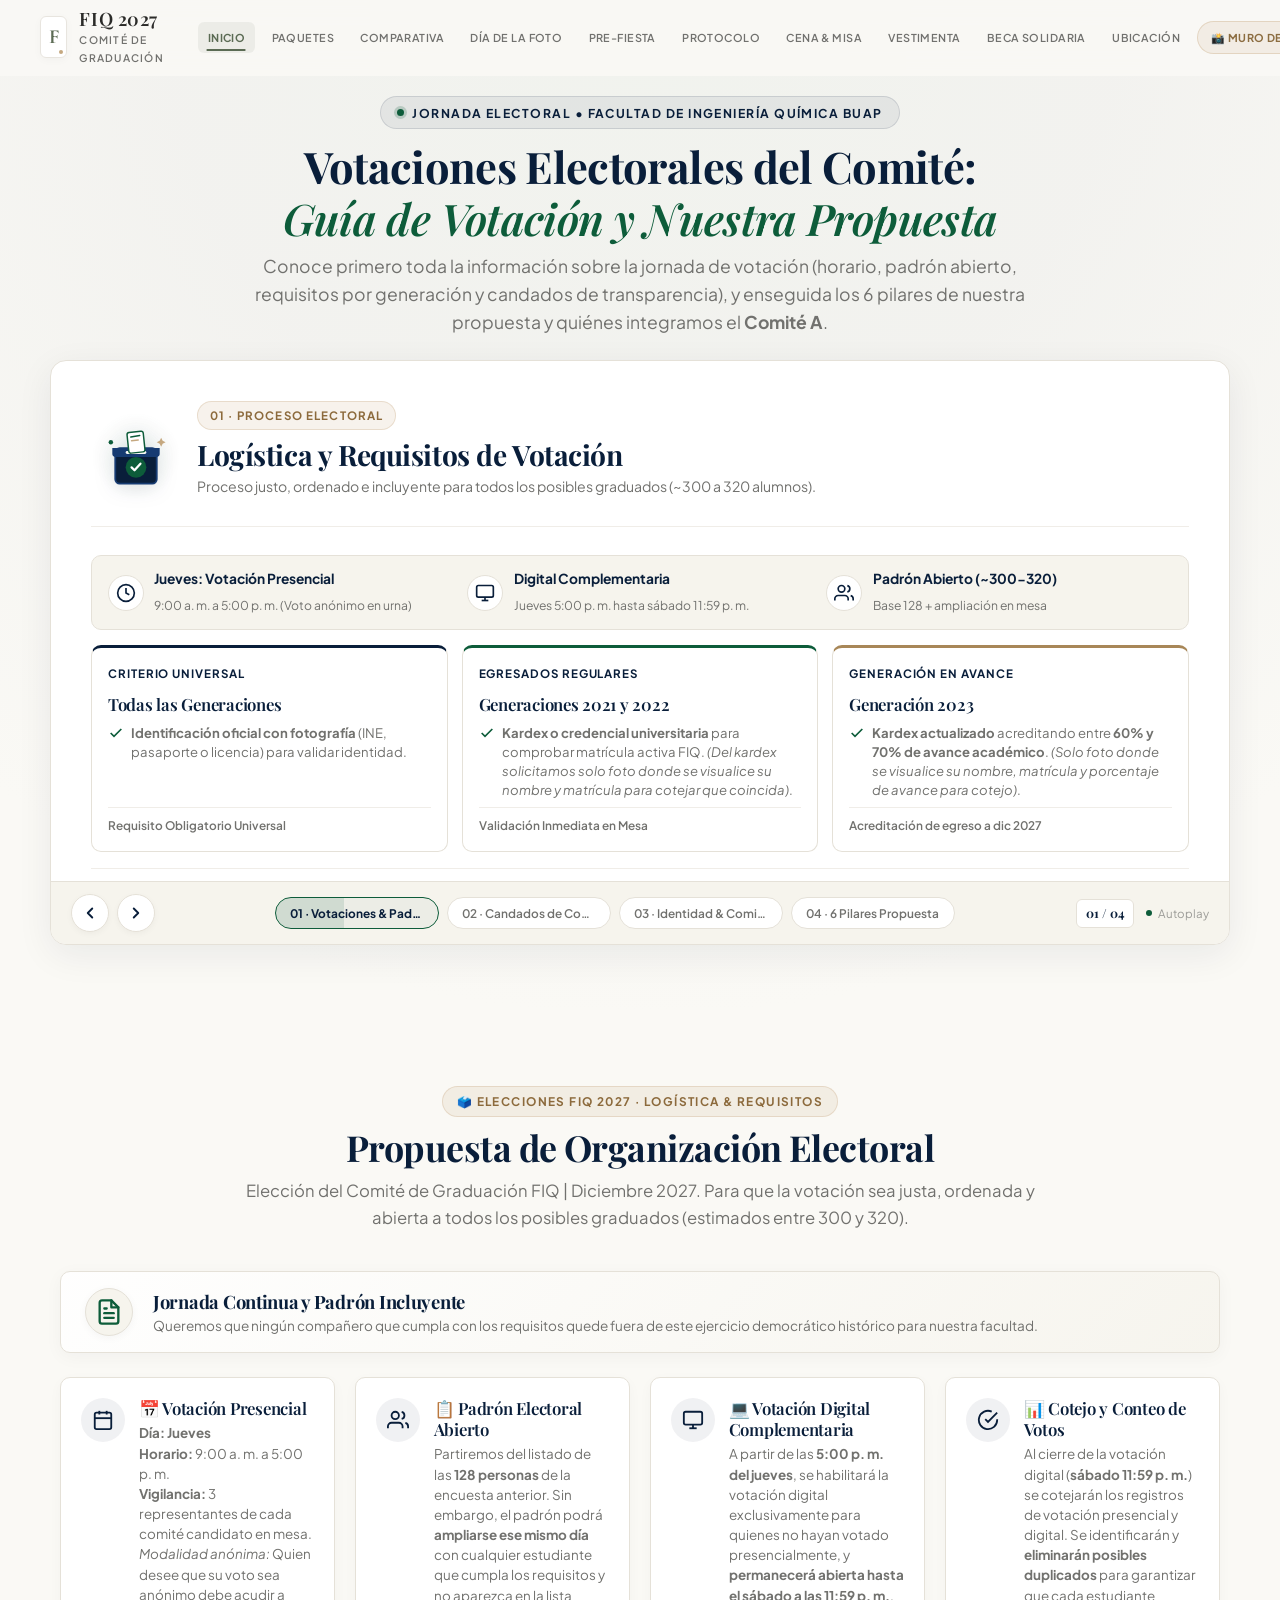
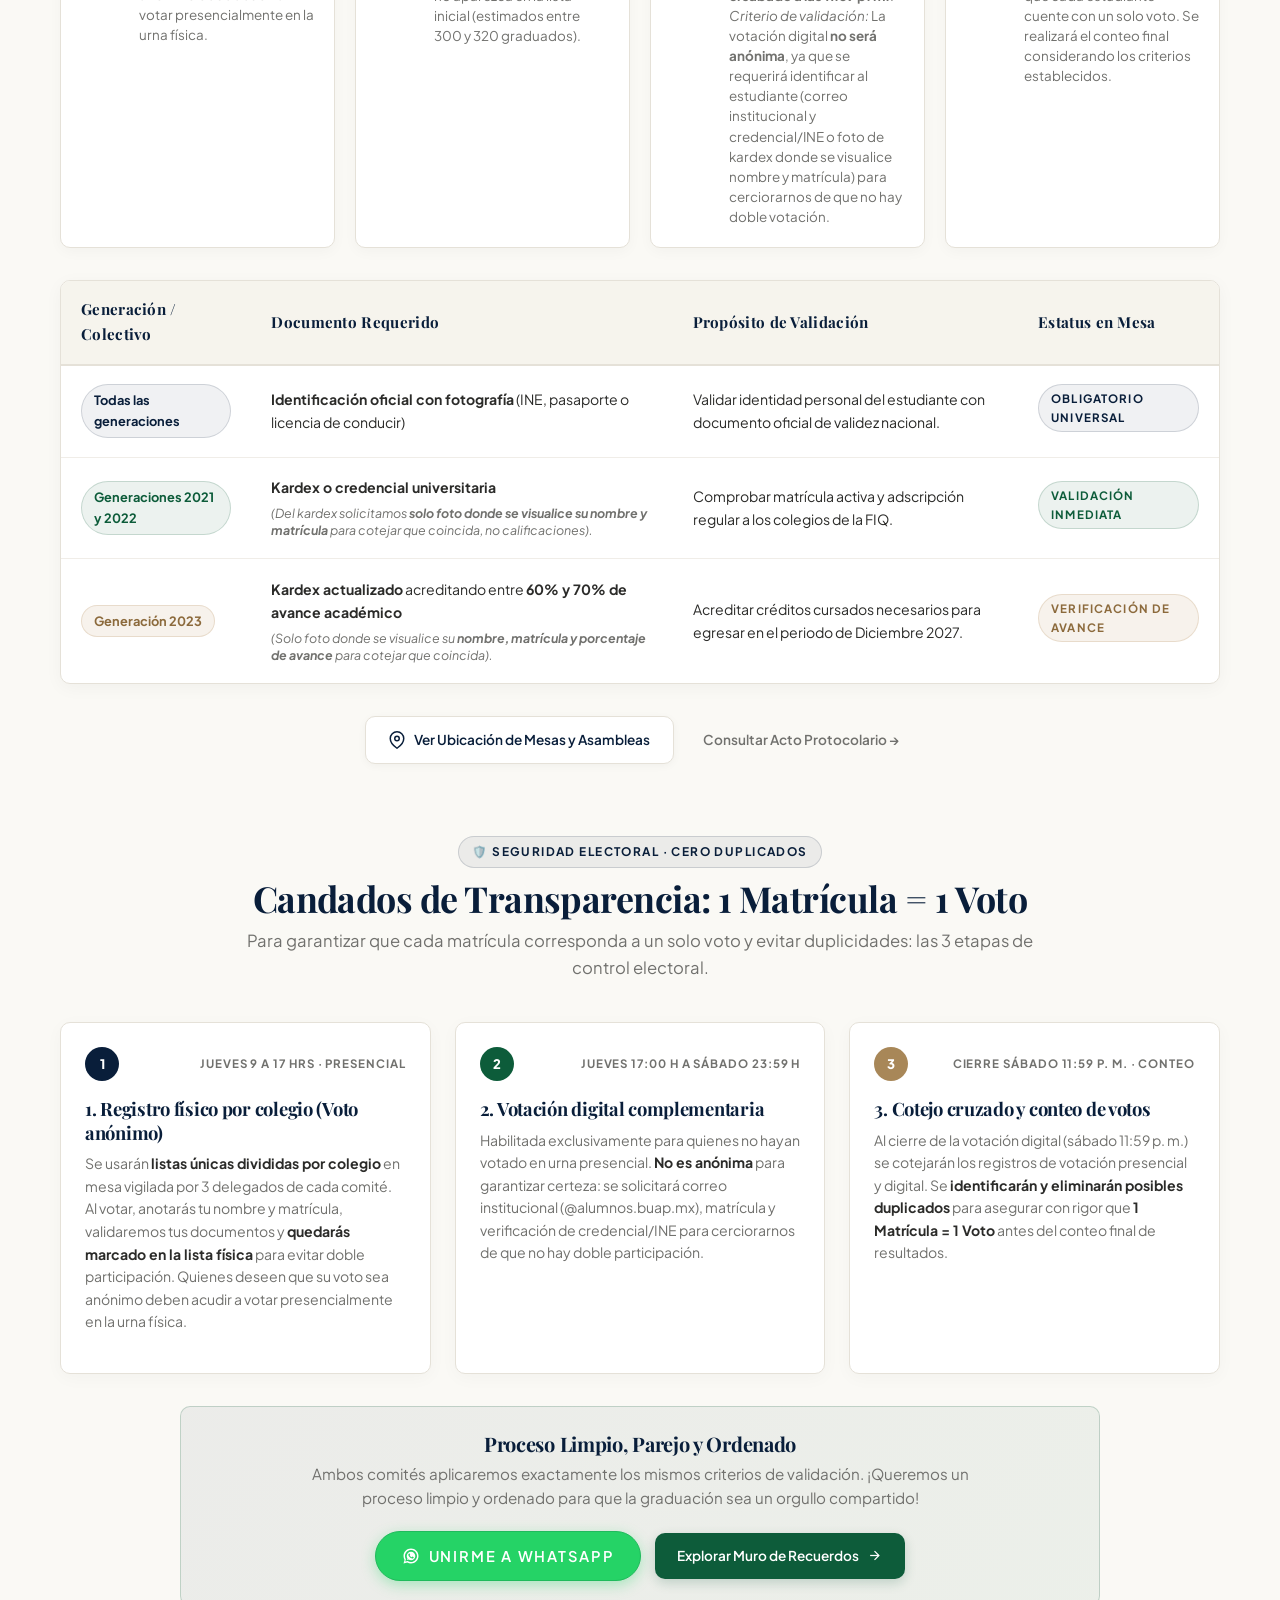
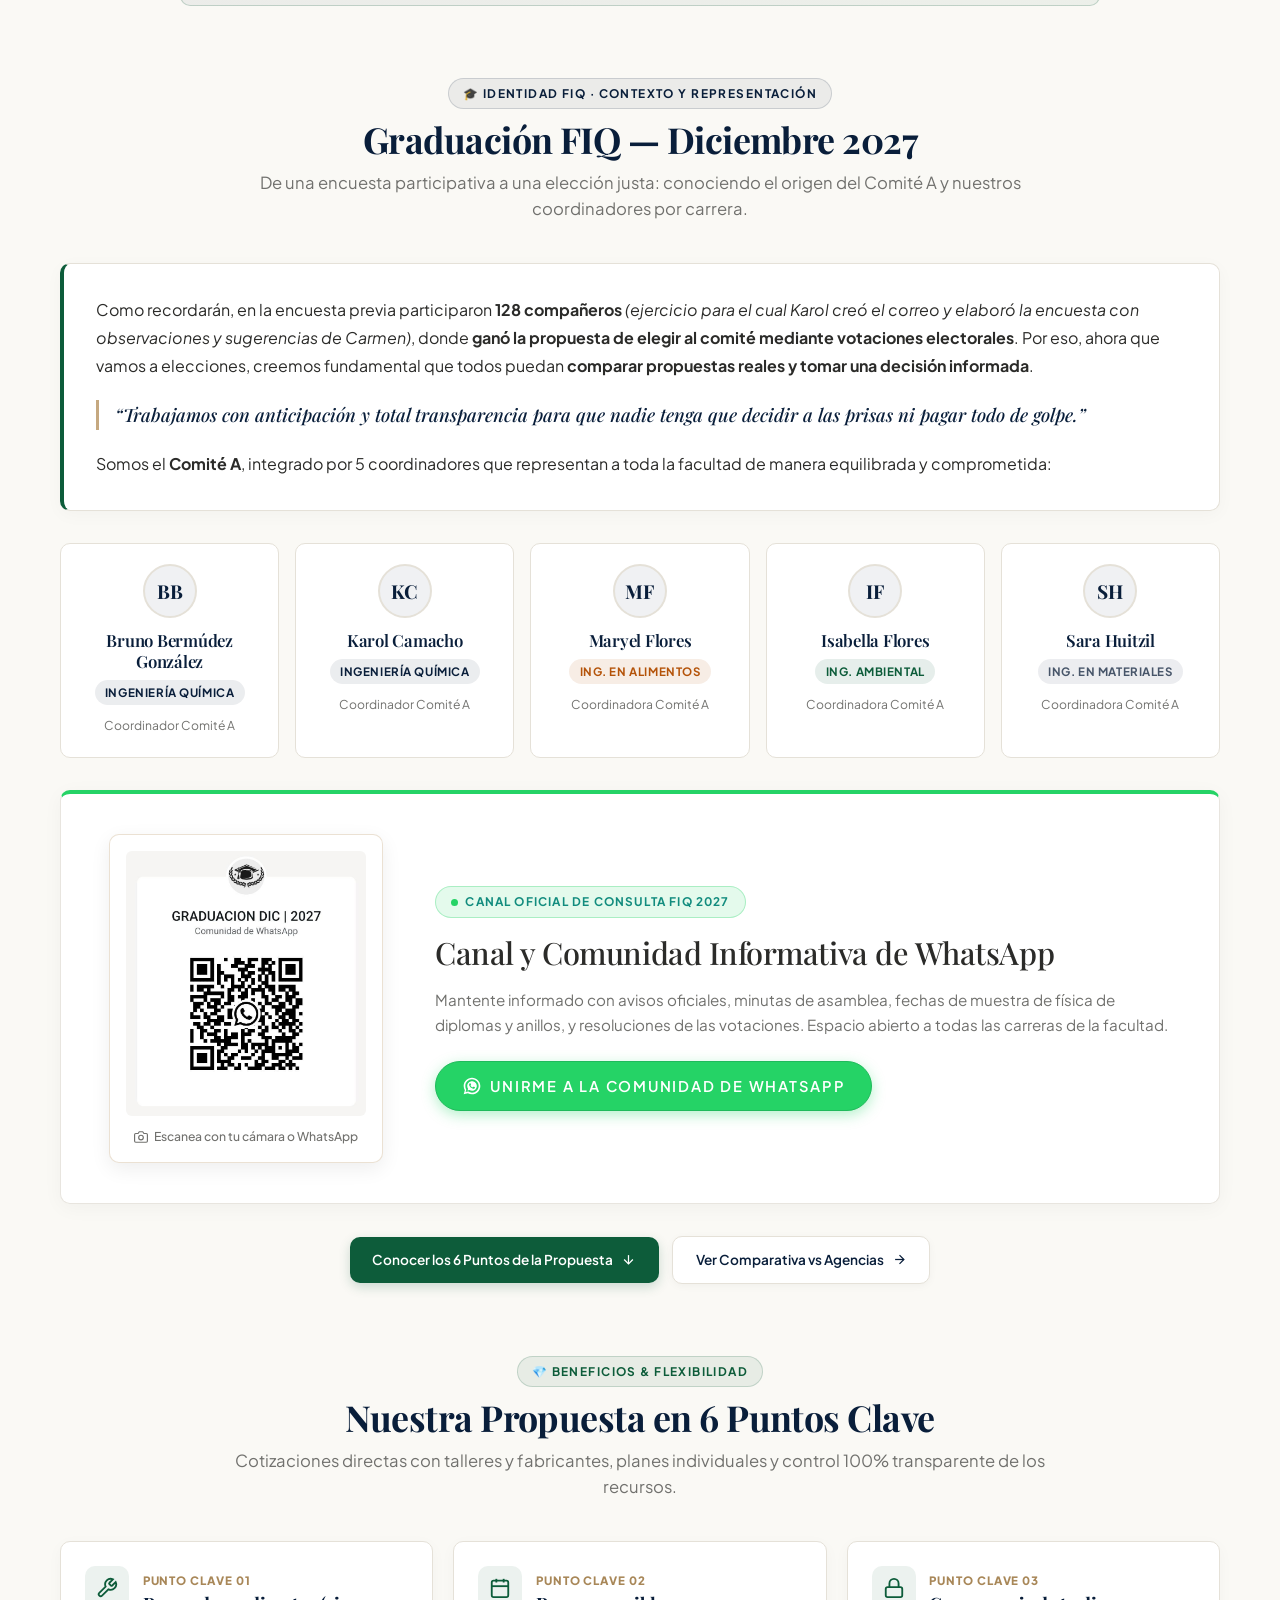
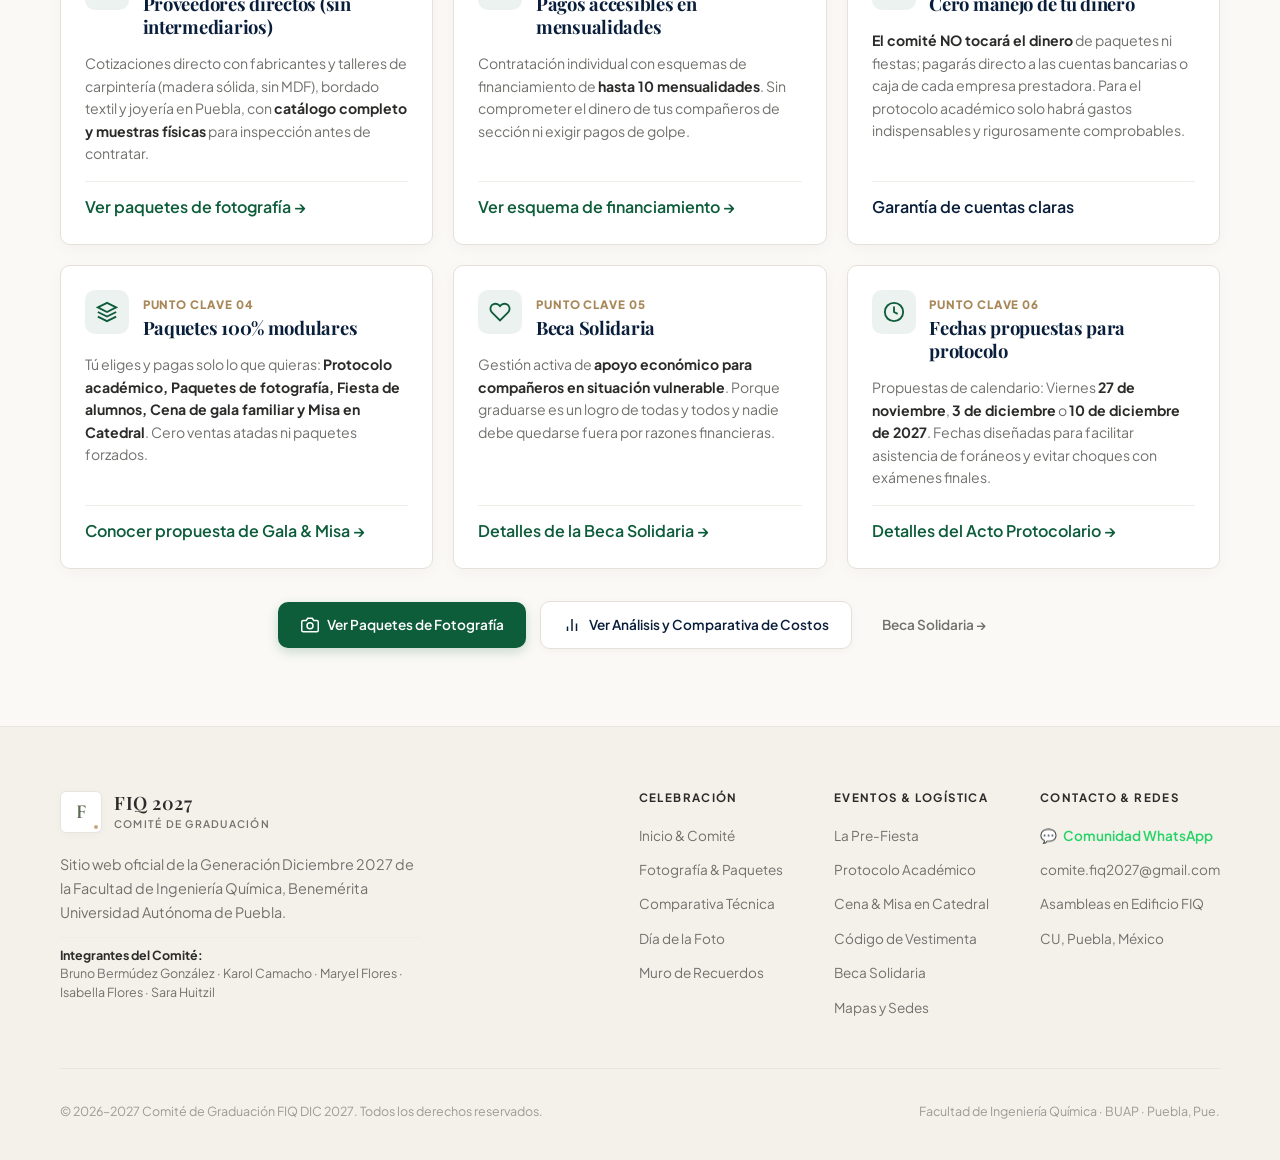
<file: index.html>
<!DOCTYPE html>
<html lang="es">
<head>
  <meta charset="UTF-8">
  <meta name="viewport" content="width=device-width, initial-scale=1.0">
  <meta http-equiv="X-UA-Compatible" content="IE=edge">
  
  <!-- SEO y Metadatos Editoriales -->
  <title>Votaciones Electorales y Propuesta | Graduación FIQ BUAP Diciembre 2027</title>
  <meta name="description" content="Información oficial sobre las votaciones electorales del comité, requisitos por generación, candados de transparencia y la propuesta integral del Comité A para la Graduación FIQ BUAP Diciembre 2027.">
  <meta name="theme-color" content="#FAF9F5">

  <!-- Open Graph -->
  <meta property="og:title" content="Votaciones Electorales y Propuesta | Graduación FIQ BUAP Diciembre 2027">
  <meta property="og:description" content="Guía rápida para la jornada electoral: horario, requisitos por generación, padrón abierto, candados de seguridad y los 6 pilares de la propuesta.">
  <meta property="og:type" content="website">

  <!-- Tipografía Google Fonts Oficial del Proyecto -->
  <link rel="preconnect" href="https://fonts.googleapis.com">
  <link rel="preconnect" href="https://fonts.gstatic.com" crossorigin>
  <link href="https://fonts.googleapis.com/css2?family=Cormorant+Garamond:ital,wght@0,400;0,500;0,600;0,700;1,400&family=Playfair+Display:ital,wght@0,400;0,500;0,600;0,700;1,400&family=Plus+Jakarta+Sans:wght@300;400;500;600;700;800&display=swap" rel="stylesheet">

  <!-- Hojas de estilos del Sistema de Diseño -->
  <link rel="stylesheet" href="css/styles.css">
  <link rel="stylesheet" href="css/home-electoral.css">
</head>
<body>

  <!-- ======================================================================
       HEADER Y NAVBAR SUPERIOR (INTACTO Y TOTALMENTE INTEGRADO)
       ====================================================================== -->
  <header class="site-header" id="site-header">
    <div class="container navbar">
      
      <!-- Monograma / Logotipo a la izquierda -->
      <a href="index.html" class="brand-link" aria-label="Volver al inicio de Graduación FIQ 2027">
        <div class="brand-monogram">F</div>
        <div class="brand-info">
          <span class="brand-title">FIQ 2027</span>
          <span class="brand-subtitle">Comité de Graduación</span>
        </div>
      </a>

      <!-- Botón de apertura para dispositivos móviles -->
      <button class="mobile-toggle" id="mobile-toggle" aria-label="Abrir menú de navegación" aria-expanded="false" aria-controls="primary-nav">
        <span class="hamburger-line"></span>
        <span class="hamburger-line"></span>
        <span class="hamburger-line"></span>
      </button>

      <!-- Menú central de navegación centrado y organizado -->
      <nav class="nav-menu-wrapper" id="primary-nav" aria-label="Navegación principal">
        <ul class="nav-links">
          <li><a href="index.html" class="nav-link is-active" aria-current="page">Inicio</a></li>
          <li><a href="paquetes.html" class="nav-link">Paquetes</a></li>
          <li><a href="comparativa.html" class="nav-link">Comparativa</a></li>
          <li><a href="dia-de-la-foto.html" class="nav-link">Día de la Foto</a></li>
          <li><a href="prefiesta.html" class="nav-link">Pre-Fiesta</a></li>
          <li><a href="protocolo.html" class="nav-link">Protocolo</a></li>
          <li><a href="cena-y-misa.html" class="nav-link">Cena & Misa</a></li>
          <li><a href="vestimenta.html" class="nav-link">Vestimenta</a></li>
          <li><a href="beca-solidaria.html" class="nav-link">Beca Solidaria</a></li>
          <li><a href="ubicacion.html" class="nav-link">Ubicación</a></li>
          <li><a href="muro-de-recuerdos.html" class="nav-link nav-link-muro">📸 Muro de Recuerdos</a></li>
        </ul>
      </nav>

    </div>
  </header>

  <!-- ======================================================================
       CONTENIDO PRINCIPAL: ENTRADA PRINCIPAL / RESUMEN ELECTORAL Y PROPUESTA
       ORDEN SOLICITADO:
       1º ELECCIONES & VOTACIONES (Logística, Padrón, Requisitos y Candados)
       2º NUESTRA PROPUESTA & COMITÉ (Contexto, Coordinadores y 6 Pilares)
       ====================================================================== -->
  <main id="main-content">

    <!-- --------------------------------------------------------------------
         1. HERO SECTION: CARRUSEL AUTOMÁTICO (SLIDER A PANTALLA ANCHA)
         -------------------------------------------------------------------- -->
    <section class="electoral-hero-section" id="hero-electoral" aria-label="Resumen de Votaciones y Propuesta">
      <div class="container hero-slider-wrapper">


        <!-- Encabezado editorial superior del Hero -->
        <header class="hero-editorial-header">
          <div class="hero-top-badge">
            <span class="badge-dot" aria-hidden="true"></span>
            <span>JORNADA ELECTORAL • FACULTAD DE INGENIERÍA QUÍMICA BUAP</span>
          </div>
          <h1 class="hero-main-heading">
            Votaciones Electorales del Comité: <br>
            <span class="heading-accent">Guía de Votación y Nuestra Propuesta</span>
          </h1>
          <p class="hero-lead-text">
            Conoce primero toda la información sobre la jornada de votación (horario, padrón abierto, requisitos por generación y candados de transparencia), y enseguida los 6 pilares de nuestra propuesta y quiénes integramos el <strong>Comité A</strong>.
          </p>
        </header>

        <!-- Contenedor del Carrusel Interactivo -->
        <div class="hero-slider-container" id="hero-executive-slider" role="region" aria-roledescription="carousel" aria-label="Infografías de Votación y Propuesta" tabindex="0">
          
          <div class="slider-viewport">

            <!-- ============================================================
                 SLIDE 1 (PRIMERO): LOGÍSTICA & REQUISITOS DE VOTACIÓN
                 ============================================================ -->
            <article class="hero-slide is-active" id="hero-slide-1" role="group" aria-roledescription="slide" aria-label="1 de 4: Logística y Requisitos de Votación">
              
              <div class="slide-infographic-header">
                <div class="header-with-drawing">
                  <!-- Dibujito / Ilustración: Urna Electoral con papeleta y sello -->
                  <div class="drawing-svg-box" aria-hidden="true">
                    <svg class="drawing-vector-illustration" viewBox="0 0 100 100" fill="none" xmlns="http://www.w3.org/2000/svg">
                      <!-- Caja / Urna -->
                      <rect x="22" y="38" width="56" height="48" rx="6" fill="#091E3A" stroke="#163B72" stroke-width="2.5"/>
                      <path d="M18 38H82V46C82 48.2 80.2 50 78 50H22C19.8 50 18 48.2 18 46V38Z" fill="#163B72"/>
                      <!-- Ranura -->
                      <rect x="36" y="42" width="28" height="4" rx="2" fill="#FAF9F5"/>
                      <!-- Papeleta entrando -->
                      <rect x="39" y="16" width="22" height="28" rx="3" fill="#FFFFFF" stroke="#0D5C3A" stroke-width="2" transform="rotate(-6 50 30)"/>
                      <line x1="43" y1="23" x2="55" y2="21" stroke="#0D5C3A" stroke-width="2" stroke-linecap="round"/>
                      <line x1="44" y1="28" x2="53" y2="27" stroke="#C5A880" stroke-width="2" stroke-linecap="round"/>
                      <!-- Checkmark de voto -->
                      <circle cx="50" cy="64" r="14" fill="#0D5C3A"/>
                      <path d="M44 64L48 68L56 59" stroke="#FFFFFF" stroke-width="3" stroke-linecap="round" stroke-linejoin="round"/>
                      <!-- Estrellitas decorativas -->
                      <path d="M84 24L86 28L90 30L86 32L84 36L82 32L78 30L82 28Z" fill="#C5A880"/>
                      <circle cx="16" cy="30" r="3" fill="#0D5C3A"/>
                    </svg>
                  </div>
                  <div class="slide-title-group">
                    <span class="slide-mini-badge badge-gold">01 · Proceso Electoral</span>
                    <h2 class="slide-headline">Logística y Requisitos de Votación</h2>
                    <p class="slide-tagline">Proceso justo, ordenado e incluyente para todos los posibles graduados (~300 a 320 alumnos).</p>
                  </div>
                </div>
              </div>

              <div class="slide-infographic-body">
                <div class="voting-pass-layout">
                  
                  <!-- Strip de datos clave -->
                  <div class="voting-key-strip">
                    <div class="key-strip-item">
                      <div class="key-strip-icon" aria-hidden="true">
                        <svg width="20" height="20" viewBox="0 0 24 24" fill="none" stroke="currentColor" stroke-width="2"><circle cx="12" cy="12" r="10"></circle><polyline points="12 6 12 12 16 14"></polyline></svg>
                      </div>
                      <div class="key-strip-info">
                        <strong>Jueves: Votación Presencial</strong>
                        <span>9:00 a. m. a 5:00 p. m. (Voto anónimo en urna)</span>
                      </div>
                    </div>

                    <div class="key-strip-item">
                      <div class="key-strip-icon" aria-hidden="true">
                        <svg width="20" height="20" viewBox="0 0 24 24" fill="none" stroke="currentColor" stroke-width="2"><rect x="2" y="3" width="20" height="14" rx="2" ry="2"></rect><line x1="8" y1="21" x2="16" y2="21"></line><line x1="12" y1="17" x2="12" y2="21"></line></svg>
                      </div>
                      <div class="key-strip-info">
                        <strong>Digital Complementaria</strong>
                        <span>Jueves 5:00 p. m. hasta sábado 11:59 p. m.</span>
                      </div>
                    </div>

                    <div class="key-strip-item">
                      <div class="key-strip-icon" aria-hidden="true">
                        <svg width="20" height="20" viewBox="0 0 24 24" fill="none" stroke="currentColor" stroke-width="2"><path d="M17 21v-2a4 4 0 0 0-4-4H5a4 4 0 0 0-4 4v2"></path><circle cx="9" cy="7" r="4"></circle><path d="M23 21v-2a4 4 0 0 0-3-3.87"></path><path d="M16 3.13a4 4 0 0 1 0 7.75"></path></svg>
                      </div>
                      <div class="key-strip-info">
                        <strong>Padrón Abierto (~300-320)</strong>
                        <span>Base 128 + ampliación en mesa</span>
                      </div>
                    </div>
                  </div>

                  <!-- Infografía de 3 Columnas por Generación -->
                  <div class="requirements-3col-grid">
                    
                    <!-- Columna 1: Todas las generaciones -->
                    <div class="req-gen-card card-universal">
                      <span class="gen-card-badge">Criterio Universal</span>
                      <h3 class="gen-card-title">Todas las Generaciones</h3>
                      <div class="req-list-bullet">
                        <svg width="16" height="16" viewBox="0 0 24 24" fill="none" stroke="currentColor" stroke-width="2.5"><polyline points="20 6 9 17 4 12"></polyline></svg>
                        <span><strong>Identificación oficial con fotografía</strong> (INE, pasaporte o licencia) para validar identidad.</span>
                      </div>
                      <div class="req-status-pill">Requisito Obligatorio Universal</div>
                    </div>

                    <!-- Columna 2: Generaciones 2021 y 2022 -->
                    <div class="req-gen-card">
                      <span class="gen-card-badge">Egresados Regulares</span>
                      <h3 class="gen-card-title">Generaciones 2021 y 2022</h3>
                      <div class="req-list-bullet">
                        <svg width="16" height="16" viewBox="0 0 24 24" fill="none" stroke="currentColor" stroke-width="2.5"><polyline points="20 6 9 17 4 12"></polyline></svg>
                        <span><strong>Kardex o credencial universitaria</strong> para comprobar matrícula activa FIQ. <em>(Del kardex solicitamos solo foto donde se visualice su nombre y matrícula para cotejar que coincida)</em>.</span>
                      </div>
                      <div class="req-status-pill">Validación Inmediata en Mesa</div>
                    </div>

                    <!-- Columna 3: Generación 2023 -->
                    <div class="req-gen-card card-2023">
                      <span class="gen-card-badge">Generación en Avance</span>
                      <h3 class="gen-card-title">Generación 2023</h3>
                      <div class="req-list-bullet">
                        <svg width="16" height="16" viewBox="0 0 24 24" fill="none" stroke="currentColor" stroke-width="2.5"><polyline points="20 6 9 17 4 12"></polyline></svg>
                        <span><strong>Kardex actualizado</strong> acreditando entre <strong>60% y 70% de avance académico</strong>. <em>(Solo foto donde se visualice su nombre, matrícula y porcentaje de avance para cotejo)</em>.</span>
                      </div>
                      <div class="req-status-pill">Acreditación de egreso a dic 2027</div>
                    </div>

                  </div>

                </div>
              </div>

              <div class="slide-infographic-footer">
                <span>Inclusión plena: si cumples los requisitos y no apareces en la lista previa, te registras ese mismo día.</span>
                <a href="#organizacion-electoral" class="slide-footer-cta">
                  <span>Ver logística electoral detallada</span>
                  <svg width="15" height="15" viewBox="0 0 24 24" fill="none" stroke="currentColor" stroke-width="2" stroke-linecap="round" stroke-linejoin="round" aria-hidden="true"><line x1="5" y1="12" x2="19" y2="12"></line><polyline points="12 5 19 12 12 19"></polyline></svg>
                </a>
              </div>

            </article>

            <!-- ============================================================
                 SLIDE 2 (SEGUNDO): CANDADOS DE TRANSPARENCIA Y SEGURIDAD
                 ============================================================ -->
            <article class="hero-slide" id="hero-slide-2" role="group" aria-roledescription="slide" aria-label="2 de 4: Candados de Transparencia y Seguridad">
              
              <div class="slide-infographic-header">
                <div class="header-with-drawing">
                  <!-- Dibujito / Ilustración: Escudo de seguridad y candado digital -->
                  <div class="drawing-svg-box" aria-hidden="true">
                    <svg class="drawing-vector-illustration" viewBox="0 0 100 100" fill="none" xmlns="http://www.w3.org/2000/svg">
                      <!-- Escudo -->
                      <path d="M50 12L82 24V48C82 68 68 84 50 90C32 84 18 68 18 48V24L50 12Z" fill="#0D5C3A" stroke="#09472c" stroke-width="2.5"/>
                      <!-- Candado interior -->
                      <rect x="36" y="46" width="28" height="22" rx="4" fill="#FFFFFF"/>
                      <path d="M42 46V36C42 31.6 45.6 28 50 28C54.4 28 58 31.6 58 36V46" stroke="#FFFFFF" stroke-width="4" stroke-linecap="round"/>
                      <circle cx="50" cy="56" r="3" fill="#091E3A"/>
                      <path d="M50 59V63" stroke="#091E3A" stroke-width="2.5" stroke-linecap="round"/>
                      <!-- Estrellas / destellos de transparencia -->
                      <path d="M78 16L80 20L84 21L80 23L78 27L76 23L72 21L76 20Z" fill="#C5A880"/>
                      <path d="M22 66L23 69L26 70L23 71L22 74L21 71L18 70L21 69Z" fill="#C5A880"/>
                    </svg>
                  </div>
                  <div class="slide-title-group">
                    <span class="slide-mini-badge badge-navy">02 · Transparencia &amp; Legalidad</span>
                    <h2 class="slide-headline">Candados de Transparencia: 1 Matrícula = 1 Voto</h2>
                    <p class="slide-tagline">Auditoría cruzada física y digital para asegurar cero votos duplicados y conteo público.</p>
                  </div>
                </div>
              </div>

              <div class="slide-infographic-body">
                <div class="security-flow-layout">
                  
                  <div class="security-hero-banner">
                    <div class="security-rule-tag">
                      <svg width="22" height="22" viewBox="0 0 24 24" fill="none" stroke="currentColor" stroke-width="2.5"><path d="M12 22s8-4 8-10V5l-8-3-8 3v7c0 6 8 10 8 10z"></path></svg>
                      <span>Presencial Anónima + Digital Identificada</span>
                    </div>
                    <span class="security-subtag">Cotejo y conteo al cierre del sábado (11:59 p. m.) para garantizar cero duplicados</span>
                  </div>

                  <!-- Flujo visual de 3 Pasos -->
                  <div class="security-steps-grid">
                    
                    <!-- Paso 1 -->
                    <div class="sec-step-card">
                      <div class="sec-step-number">1</div>
                      <h3 class="sec-step-title">Presencial: Jueves 9 a 17 hrs</h3>
                      <p class="sec-step-desc">
                        Firma y matrícula en listas únicas por colegio con 3 delegados por comité en mesa. <strong>Quien busque voto anónimo debe acudir a votar presencialmente en la urna.</strong>
                      </p>
                    </div>

                    <!-- Paso 2 -->
                    <div class="sec-step-card">
                      <div class="sec-step-number">2</div>
                      <h3 class="sec-step-title">Digital: Jueves 17:00 h a Sábado 23:59 h</h3>
                      <p class="sec-step-desc">
                        Exclusiva para quienes no hayan votado en urna. <strong>No es anónima</strong> (se solicita correo institucional y credencial/INE) para verificar que no haya doble votación.
                      </p>
                    </div>

                    <!-- Paso 3 -->
                    <div class="sec-step-card">
                      <div class="sec-step-number">3</div>
                      <h3 class="sec-step-title">Cotejo y Conteo: Cierre Sábado (11:59 p. m.)</h3>
                      <p class="sec-step-desc">
                        Se cruzan los registros presenciales y digitales para <strong>eliminar posibles duplicados</strong> y garantizar que cada estudiante cuente con un solo voto.
                      </p>
                    </div>

                  </div>

                </div>
              </div>

              <div class="slide-infographic-footer">
                <span>Queremos un proceso limpio, ordenado y con plena garantía para todas y todos los estudiantes.</span>
                <a href="#candados-transparencia" class="slide-footer-cta">
                  <span>Ver medidas de control electoral</span>
                  <svg width="15" height="15" viewBox="0 0 24 24" fill="none" stroke="currentColor" stroke-width="2" stroke-linecap="round" stroke-linejoin="round" aria-hidden="true"><line x1="5" y1="12" x2="19" y2="12"></line><polyline points="12 5 19 12 12 19"></polyline></svg>
                </a>
              </div>

            </article>

            <!-- ============================================================
                 SLIDE 3 (TERCERO): IDENTIDAD Y REPRESENTACIÓN TOTAL FIQ
                 ============================================================ -->
            <article class="hero-slide" id="hero-slide-3" role="group" aria-roledescription="slide" aria-label="3 de 4: Identidad y Representación Total FIQ">
              
              <div class="slide-infographic-header">
                <div class="header-with-drawing">
                  <!-- Dibujito / Ilustración: Matraz químico con birrete de graduación -->
                  <div class="drawing-svg-box" aria-hidden="true">
                    <svg class="drawing-vector-illustration" viewBox="0 0 100 100" fill="none" xmlns="http://www.w3.org/2000/svg">
                      <!-- Matraz Erlenmeyer -->
                      <path d="M44 26V36L24 74C21.5 78 24.5 83 29 83H71C75.5 83 78.5 78 76 74L56 36V26H44Z" fill="#F4F1EA" stroke="#091E3A" stroke-width="2.5"/>
                      <!-- Líquido verde esmeralda -->
                      <path d="M30 68L36 56C42 58 48 54 54 56C60 58 66 54 70 68C68 76 64 80 50 80C36 80 32 76 30 68Z" fill="#0D5C3A" opacity="0.85"/>
                      <!-- Burbujas de los 4 colegios -->
                      <circle cx="42" cy="65" r="3.5" fill="#FFFFFF"/>
                      <circle cx="56" cy="62" r="2.5" fill="#FFFFFF"/>
                      <circle cx="48" cy="72" r="2" fill="#FFFFFF"/>
                      <!-- Birrete arriba del matraz -->
                      <polygon points="50 8 78 18 50 26 22 18" fill="#091E3A"/>
                      <polygon points="50 10 74 18 50 24 26 18" fill="#163B72"/>
                      <path d="M36 22V32C36 36 42 39 50 39C58 39 64 36 64 32V22" fill="#091E3A"/>
                      <!-- Borla dorada -->
                      <line x1="74" y1="18" x2="78" y2="30" stroke="#C5A880" stroke-width="2"/>
                      <circle cx="78" cy="31" r="2.5" fill="#C5A880"/>
                    </svg>
                  </div>
                  <div class="slide-title-group">
                    <span class="slide-mini-badge badge-navy">03 · Identidad &amp; Representación</span>
                    <h2 class="slide-headline">Comité A: Representación Total FIQ</h2>
                    <p class="slide-tagline">5 coordinadores integrados por colegio para representar a toda la comunidad facultativa.</p>
                  </div>
                </div>
              </div>

              <div class="slide-infographic-body">
                <div class="identity-slide-layout">

                  <!-- Badge de Participación Previa y Legitimidad Electoral -->
                  <div class="survey-highlight-box">
                    <div class="survey-stat-group">
                      <div class="stat-circle-num" aria-hidden="true">128</div>
                      <div class="survey-stat-text">
                        <strong>128 compañeros participaron en la encuesta previa</strong>
                        <span>Ganó democráticamente la propuesta de elegir al comité mediante votaciones electorales</span>
                      </div>
                    </div>
                    <div class="survey-badge-result">
                      <svg width="16" height="16" viewBox="0 0 24 24" fill="none" stroke="currentColor" stroke-width="2.5" stroke-linecap="round" stroke-linejoin="round" aria-hidden="true">
                        <polyline points="20 6 9 17 4 12"></polyline>
                      </svg>
                      <span>Rumbo a Votaciones Electorales</span>
                    </div>
                  </div>

                  <!-- Esquema Visual de los 5 Coordinadores por Colegio -->
                  <div class="coordinators-visual-grid">
                    
                    <!-- Colegio 1: Ingeniería Química (2 Coordinadores) -->
                    <div class="college-card">
                      <div class="college-header-pill">
                        <span class="college-tag tag-iq">Ing. Química</span>
                        <span class="coordinator-count-badge">2 Coord.</span>
                      </div>
                      <h3 class="college-name">Ingeniería Química</h3>
                      <div class="coordinator-list">
                        <div class="coord-person">
                          <span class="coord-avatar">BB</span>
                          <span>Bruno Bermúdez González</span>
                        </div>
                        <div class="coord-person">
                          <span class="coord-avatar">KC</span>
                          <span>Karol Camacho</span>
                        </div>
                      </div>
                    </div>

                    <!-- Colegio 2: Alimentos (1 Coordinadora) -->
                    <div class="college-card">
                      <div class="college-header-pill">
                        <span class="college-tag tag-alimentos">Alimentos</span>
                        <span class="coordinator-count-badge">1 Coord.</span>
                      </div>
                      <h3 class="college-name">Ing. en Alimentos</h3>
                      <div class="coordinator-list">
                        <div class="coord-person">
                          <span class="coord-avatar">MF</span>
                          <span>Maryel Flores</span>
                        </div>
                      </div>
                    </div>

                    <!-- Colegio 3: Ambiental (1 Coordinadora) -->
                    <div class="college-card">
                      <div class="college-header-pill">
                        <span class="college-tag tag-ambiental">Ambiental</span>
                        <span class="coordinator-count-badge">1 Coord.</span>
                      </div>
                      <h3 class="college-name">Ing. Ambiental</h3>
                      <div class="coordinator-list">
                        <div class="coord-person">
                          <span class="coord-avatar">IF</span>
                          <span>Isabella Flores</span>
                        </div>
                      </div>
                    </div>

                    <!-- Colegio 4: Materiales (1 Coordinadora) -->
                    <div class="college-card">
                      <div class="college-header-pill">
                        <span class="college-tag tag-materiales">Materiales</span>
                        <span class="coordinator-count-badge">1 Coord.</span>
                      </div>
                      <h3 class="college-name">Ing. en Materiales</h3>
                      <div class="coordinator-list">
                        <div class="coord-person">
                          <span class="coord-avatar">SH</span>
                          <span>Sara Huitzil</span>
                        </div>
                      </div>
                    </div>

                  </div>

                </div>
              </div>

              <div class="slide-infographic-footer">
                <span>Planificamos con anticipación y transparencia para que nadie tenga que decidir a las prisas ni pagar de golpe.</span>
                <a href="#contexto-comite" class="slide-footer-cta">
                  <span>Conocer historia y contexto completo</span>
                  <svg width="15" height="15" viewBox="0 0 24 24" fill="none" stroke="currentColor" stroke-width="2" stroke-linecap="round" stroke-linejoin="round" aria-hidden="true"><line x1="5" y1="12" x2="19" y2="12"></line><polyline points="12 5 19 12 12 19"></polyline></svg>
                </a>
              </div>

            </article>

            <!-- ============================================================
                 SLIDE 4 (CUARTO): 6 PILARES DE LA PROPUESTA (GRID DE IMPACTO)
                 ============================================================ -->
            <article class="hero-slide" id="hero-slide-4" role="group" aria-roledescription="slide" aria-label="4 de 4: 6 Pilares de la Propuesta">
              
              <div class="slide-infographic-header">
                <div class="header-with-drawing">
                  <!-- Dibujito / Ilustración: Taller artesanal de marcos, anillos y diploma -->
                  <div class="drawing-svg-box" aria-hidden="true">
                    <svg class="drawing-vector-illustration" viewBox="0 0 100 100" fill="none" xmlns="http://www.w3.org/2000/svg">
                      <!-- Marco artesanal -->
                      <rect x="20" y="24" width="60" height="48" rx="4" fill="#FFFFFF" stroke="#C5A880" stroke-width="3"/>
                      <rect x="28" y="32" width="44" height="32" fill="#FAF9F5" stroke="#E5E1D8" stroke-width="1.5"/>
                      <!-- Diploma con listón -->
                      <line x1="34" y1="42" x2="66" y2="42" stroke="#091E3A" stroke-width="2" stroke-linecap="round"/>
                      <line x1="34" y1="48" x2="58" y2="48" stroke="#71716E" stroke-width="2" stroke-linecap="round"/>
                      <circle cx="50" cy="54" r="3.5" fill="#C5A880"/>
                      <!-- Anillo con brillante -->
                      <circle cx="74" cy="74" r="10" stroke="#C5A880" stroke-width="3" fill="#FFFFFF"/>
                      <polygon points="74 60 78 64 74 68 70 64" fill="#0D5C3A"/>
                      <!-- Calendario flotante -->
                      <rect x="14" y="62" width="22" height="20" rx="3" fill="#091E3A"/>
                      <line x1="14" y1="68" x2="36" y2="68" stroke="#FFFFFF" stroke-width="1.5"/>
                      <circle cx="25" cy="74" r="2" fill="#0D5C3A"/>
                    </svg>
                  </div>
                  <div class="slide-title-group">
                    <span class="slide-mini-badge badge-emerald">04 · Economía &amp; Flexibilidad</span>
                    <h2 class="slide-headline">Nuestra Propuesta en 6 Puntos Clave</h2>
                    <p class="slide-tagline">Fabricante directo, facilidades de pago individuales y paquetes modulares sin intermediarios.</p>
                  </div>
                </div>
              </div>

              <div class="slide-infographic-body">
                <div class="pillars-visual-grid">
                  
                  <!-- Pilar 1 -->
                  <div class="pillar-item-card">
                    <div class="pillar-top-row">
                      <div class="pillar-icon-box" aria-hidden="true">
                        <svg width="18" height="18" viewBox="0 0 24 24" fill="none" stroke="currentColor" stroke-width="2"><path d="M14.7 6.3a1 1 0 0 0 0 1.4l1.6 1.6a1 1 0 0 0 1.4 0l3.77-3.77a6 6 0 0 1-7.94 7.94l-6.91 6.91a2.12 2.12 0 0 1-3-3l6.91-6.91a6 6 0 0 1 7.94-7.94l-3.76 3.76z"/></svg>
                      </div>
                      <div>
                        <span class="pillar-num">Pilar 01</span>
                        <h3 class="pillar-title">Proveedores Directos</h3>
                      </div>
                    </div>
                    <p class="pillar-desc">
                      Fabricantes directos de carpintería, bordado y joyería en Puebla. <strong>Catálogo y muestras físicas</strong> garantizadas.
                    </p>
                  </div>

                  <!-- Pilar 2 -->
                  <div class="pillar-item-card">
                    <div class="pillar-top-row">
                      <div class="pillar-icon-box" aria-hidden="true">
                        <svg width="18" height="18" viewBox="0 0 24 24" fill="none" stroke="currentColor" stroke-width="2"><rect x="3" y="4" width="18" height="18" rx="2" ry="2"></rect><line x1="16" y1="2" x2="16" y2="6"></line><line x1="8" y1="2" x2="8" y2="6"></line><line x1="3" y1="10" x2="21" y2="10"></line></svg>
                      </div>
                      <div>
                        <span class="pillar-num">Pilar 02</span>
                        <h3 class="pillar-title">Hasta 10 Mensualidades</h3>
                      </div>
                    </div>
                    <p class="pillar-desc">
                      <strong>Contratación individual</strong> con planes accesibles de hasta 10 meses. Sin pagos forzados de golpe.
                    </p>
                  </div>

                  <!-- Pilar 3 -->
                  <div class="pillar-item-card">
                    <div class="pillar-top-row">
                      <div class="pillar-icon-box" aria-hidden="true">
                        <svg width="18" height="18" viewBox="0 0 24 24" fill="none" stroke="currentColor" stroke-width="2"><rect x="3" y="11" width="18" height="11" rx="2" ry="2"></rect><path d="M7 11V7a5 5 0 0 1 10 0v4"></path></svg>
                      </div>
                      <div>
                        <span class="pillar-num">Pilar 03</span>
                        <h3 class="pillar-title">Cero Manejo de Dinero</h3>
                      </div>
                    </div>
                    <p class="pillar-desc">
                      <strong>El comité NO tocará tu dinero.</strong> Pagarás directo a cuentas oficiales de empresas. Protocolo solo gastos comprobables.
                    </p>
                  </div>

                  <!-- Pilar 4 -->
                  <div class="pillar-item-card">
                    <div class="pillar-top-row">
                      <div class="pillar-icon-box" aria-hidden="true">
                        <svg width="18" height="18" viewBox="0 0 24 24" fill="none" stroke="currentColor" stroke-width="2"><polygon points="12 2 2 7 12 12 22 7 12 2"></polygon><polyline points="2 17 12 22 22 17"></polyline><polyline points="2 12 12 17 22 12"></polyline></svg>
                      </div>
                      <div>
                        <span class="pillar-num">Pilar 04</span>
                        <h3 class="pillar-title">Paquetes 100% Modulares</h3>
                      </div>
                    </div>
                    <p class="pillar-desc">
                      Tú eliges solo lo que desees: <strong>Protocolo, Fotos, Fiesta de alumnos, Gala familiar o Misa</strong>. Cero ventas forzadas.
                    </p>
                  </div>

                  <!-- Pilar 5 -->
                  <div class="pillar-item-card">
                    <div class="pillar-top-row">
                      <div class="pillar-icon-box" aria-hidden="true">
                        <svg width="18" height="18" viewBox="0 0 24 24" fill="none" stroke="currentColor" stroke-width="2"><path d="M20.84 4.61a5.5 5.5 0 0 0-7.78 0L12 5.67l-1.06-1.06a5.5 5.5 0 0 0-7.78 7.78l1.06 1.06L12 21.23l7.78-7.78 1.06-1.06a5.5 5.5 0 0 0 0-7.78z"></path></svg>
                      </div>
                      <div>
                        <span class="pillar-num">Pilar 05</span>
                        <h3 class="pillar-title">Beca Solidaria</h3>
                      </div>
                    </div>
                    <p class="pillar-desc">
                      Gestión de <strong>apoyo económico solidario</strong> para compañeras y compañeros en situación vulnerable. Todos nos graduamos.
                    </p>
                  </div>

                  <!-- Pilar 6 -->
                  <div class="pillar-item-card">
                    <div class="pillar-top-row">
                      <div class="pillar-icon-box" aria-hidden="true">
                        <svg width="18" height="18" viewBox="0 0 24 24" fill="none" stroke="currentColor" stroke-width="2"><circle cx="12" cy="12" r="10"></circle><polyline points="12 6 12 12 16 14"></polyline></svg>
                      </div>
                      <div>
                        <span class="pillar-num">Pilar 06</span>
                        <h3 class="pillar-title">3 Fechas Propuestas</h3>
                      </div>
                    </div>
                    <p class="pillar-desc">
                      Viernes <strong>27 de noviembre, 3 de diciembre o 10 de diciembre de 2027</strong>. Fechas estratégicas para familias y foráneos.
                    </p>
                  </div>

                </div>
              </div>

              <div class="slide-infographic-footer">
                <span>Ahorro estimado del 25% al 40% frente a intermediarios tradicionales.</span>
                <a href="#propuesta-6-puntos" class="slide-footer-cta">
                  <span>Ver desglose de los 6 pilares</span>
                  <svg width="15" height="15" viewBox="0 0 24 24" fill="none" stroke="currentColor" stroke-width="2" stroke-linecap="round" stroke-linejoin="round" aria-hidden="true"><line x1="5" y1="12" x2="19" y2="12"></line><polyline points="12 5 19 12 12 19"></polyline></svg>
                </a>
              </div>

            </article>

          </div>

          <!-- Barra de Controles Inferior del Slider -->
          <div class="slider-controls-bar">
            
            <!-- Flechas de navegación prev/next -->
            <div class="slider-arrows-group">
              <button class="slider-nav-btn" id="slider-btn-prev" aria-label="Diapositiva anterior" title="Diapositiva anterior">
                <svg width="18" height="18" viewBox="0 0 24 24" fill="none" stroke="currentColor" stroke-width="2.5" stroke-linecap="round" stroke-linejoin="round" aria-hidden="true">
                  <polyline points="15 18 9 12 15 6"></polyline>
                </svg>
              </button>
              <button class="slider-nav-btn" id="slider-btn-next" aria-label="Siguiente diapositiva" title="Siguiente diapositiva">
                <svg width="18" height="18" viewBox="0 0 24 24" fill="none" stroke="currentColor" stroke-width="2.5" stroke-linecap="round" stroke-linejoin="round" aria-hidden="true">
                  <polyline points="9 18 15 12 9 6"></polyline>
                </svg>
              </button>
            </div>

            <!-- Indicadores tipo pill con progreso animado (ORDEN REAJUSTADO) -->
            <div class="slider-indicators" role="tablist" aria-label="Pistas del carrusel">
              <button class="indicator-pill is-active" role="tab" aria-selected="true" aria-controls="hero-slide-1" data-slide-to="0">
                <span class="indicator-progress-fill"></span>
                <span class="indicator-text-label">01 · Votaciones &amp; Padrón</span>
              </button>
              <button class="indicator-pill" role="tab" aria-selected="false" aria-controls="hero-slide-2" data-slide-to="1">
                <span class="indicator-progress-fill"></span>
                <span class="indicator-text-label">02 · Candados de Control</span>
              </button>
              <button class="indicator-pill" role="tab" aria-selected="false" aria-controls="hero-slide-3" data-slide-to="2">
                <span class="indicator-progress-fill"></span>
                <span class="indicator-text-label">03 · Identidad &amp; Comité</span>
              </button>
              <button class="indicator-pill" role="tab" aria-selected="false" aria-controls="hero-slide-4" data-slide-to="3">
                <span class="indicator-progress-fill"></span>
                <span class="indicator-text-label">04 · 6 Pilares Propuesta</span>
              </button>
            </div>

            <!-- Contador y estado de autoplay -->
            <div class="slider-status-group">
              <span class="slide-counter-badge" aria-live="polite">
                <span id="slider-counter-current">01</span> / <span id="slider-counter-total">04</span>
              </span>
              <div class="autoplay-pill-indicator" title="Pausa al pasar el cursor o dar foco">
                <span class="autoplay-dot" aria-hidden="true"></span>
                <span id="autoplay-status-text">Autoplay</span>
              </div>
            </div>

          </div>

        </div>

      </div>
    </section>

    <!-- --------------------------------------------------------------------
         2. DESGLOSE VISUAL MODULAR DEBAJO DEL HERO
         ORDEN: 1º VOTACIONES & REQUISITOS, 2º CANDADOS, 3º QUIÉNES SOMOS, 4º PROPUESTA
         -------------------------------------------------------------------- -->
    <div class="electoral-modular-breakdown">
      <div class="container">

        <!-- ================================================================
             BLOQUE 1 (PRIMERO): PROPUESTA DE ORGANIZACIÓN ELECTORAL (MENSAJE 3)
             ================================================================ -->
        <section class="modular-block-section" id="organizacion-electoral" aria-labelledby="heading-logistica-electoral">
          
          <div class="modular-section-header">
            <span class="modular-eyebrow badge-gold">🗳️ ELECCIONES FIQ 2027 · LOGÍSTICA &amp; REQUISITOS</span>
            <h2 class="modular-heading" id="heading-logistica-electoral">Propuesta de Organización Electoral</h2>
            <p class="modular-lead">
              Elección del Comité de Graduación FIQ | Diciembre 2027. Para que la votación sea justa, ordenada y abierta a todos los posibles graduados (estimados entre 300 y 320).
            </p>
          </div>

          <!-- Banner ilustrado con dibujito de urna y pase de votación -->
          <div class="illustrated-badge-banner">
            <div class="drawing-icon-pill" aria-hidden="true">
              <svg width="28" height="28" viewBox="0 0 24 24" fill="none" stroke="#0D5C3A" stroke-width="2" stroke-linecap="round" stroke-linejoin="round">
                <path d="M14 2H6a2 2 0 0 0-2 2v16a2 2 0 0 0 2 2h12a2 2 0 0 0 2-2V8z"></path>
                <polyline points="14 2 14 8 20 8"></polyline>
                <line x1="16" y1="13" x2="8" y2="13"></line>
                <line x1="16" y1="17" x2="8" y2="17"></line>
                <polyline points="10 9 9 9 8 9"></polyline>
              </svg>
            </div>
            <div class="illustrated-badge-text">
              <h3>Jornada Continua y Padrón Incluyente</h3>
              <p>Queremos que ningún compañero que cumpla con los requisitos quede fuera de este ejercicio democrático histórico para nuestra facultad.</p>
            </div>
          </div>

          <!-- Tarjetas de Información Logística -->
          <div class="electoral-logistics-overview">
            
            <!-- 1. Presencial -->
            <div class="logistics-card">
              <div class="logistics-icon-wrap" aria-hidden="true">
                <svg width="22" height="22" viewBox="0 0 24 24" fill="none" stroke="currentColor" stroke-width="2"><rect x="3" y="4" width="18" height="18" rx="2" ry="2"></rect><line x1="16" y1="2" x2="16" y2="6"></line><line x1="8" y1="2" x2="8" y2="6"></line><line x1="3" y1="10" x2="21" y2="10"></line></svg>
              </div>
              <div class="logistics-content">
                <h4>📅 Votación Presencial</h4>
                <p><strong>Día: Jueves</strong><br>
                <strong>Horario:</strong> 9:00 a. m. a 5:00 p. m.<br>
                <strong>Vigilancia:</strong> 3 representantes de cada comité candidato en mesa.<br>
                <em>Modalidad anónima:</em> Quien desee que su voto sea anónimo debe acudir a votar presencialmente en la urna física.</p>
              </div>
            </div>

            <!-- 2. Padrón Abierto -->
            <div class="logistics-card">
              <div class="logistics-icon-wrap" aria-hidden="true">
                <svg width="22" height="22" viewBox="0 0 24 24" fill="none" stroke="currentColor" stroke-width="2"><path d="M17 21v-2a4 4 0 0 0-4-4H5a4 4 0 0 0-4 4v2"></path><circle cx="9" cy="7" r="4"></circle><path d="M23 21v-2a4 4 0 0 0-3-3.87"></path><path d="M16 3.13a4 4 0 0 1 0 7.75"></path></svg>
              </div>
              <div class="logistics-content">
                <h4>📋 Padrón Electoral Abierto</h4>
                <p>Partiremos del listado de las <strong>128 personas</strong> de la encuesta anterior. Sin embargo, el padrón podrá <strong>ampliarse ese mismo día</strong> con cualquier estudiante que cumpla los requisitos y no aparezca en la lista inicial (estimados entre 300 y 320 graduados).</p>
              </div>
            </div>

            <!-- 3. Digital Complementaria -->
            <div class="logistics-card">
              <div class="logistics-icon-wrap" aria-hidden="true">
                <svg width="22" height="22" viewBox="0 0 24 24" fill="none" stroke="currentColor" stroke-width="2"><rect x="2" y="3" width="20" height="14" rx="2" ry="2"></rect><line x1="8" y1="21" x2="16" y2="21"></line><line x1="12" y1="17" x2="12" y2="21"></line></svg>
              </div>
              <div class="logistics-content">
                <h4>💻 Votación Digital Complementaria</h4>
                <p>A partir de las <strong>5:00 p. m. del jueves</strong>, se habilitará la votación digital exclusivamente para quienes no hayan votado presencialmente, y <strong>permanecerá abierta hasta el sábado a las 11:59 p. m.</strong>.<br>
                <em>Criterio de validación:</em> La votación digital <strong>no será anónima</strong>, ya que se requerirá identificar al estudiante (correo institucional y credencial/INE o foto de kardex donde se visualice nombre y matrícula) para cerciorarnos de que no hay doble votación.</p>
              </div>
            </div>

            <!-- 4. Cotejo y Conteo -->
            <div class="logistics-card">
              <div class="logistics-icon-wrap" aria-hidden="true">
                <svg width="22" height="22" viewBox="0 0 24 24" fill="none" stroke="currentColor" stroke-width="2"><path d="M22 11.08V12a10 10 0 1 1-5.93-9.14"></path><polyline points="22 4 12 14.01 9 11.01"></polyline></svg>
              </div>
              <div class="logistics-content">
                <h4>📊 Cotejo y Conteo de Votos</h4>
                <p>Al cierre de la votación digital (<strong>sábado 11:59 p. m.</strong>) se cotejarán los registros de votación presencial y digital. Se identificarán y <strong>eliminarán posibles duplicados</strong> para garantizar que cada estudiante cuente con un solo voto. Se realizará el conteo final considerando los criterios establecidos.</p>
              </div>
            </div>

          </div>

          <!-- Tabla de Requisitos Obligatorios para Votar -->
          <div class="requirements-table-card">
            <div class="table-responsive-wrapper">
              <table class="electoral-requirements-table">
                <thead>
                  <tr>
                    <th>Generación / Colectivo</th>
                    <th>Documento Requerido</th>
                    <th>Propósito de Validación</th>
                    <th>Estatus en Mesa</th>
                  </tr>
                </thead>
                <tbody>
                  <tr>
                    <td>
                      <span class="generation-tag tag-all-gen">Todas las generaciones</span>
                    </td>
                    <td>
                      <strong>Identificación oficial con fotografía</strong> (INE, pasaporte o licencia de conducir)
                    </td>
                    <td>Validar identidad personal del estudiante con documento oficial de validez nacional.</td>
                    <td><span class="slide-mini-badge badge-navy">Obligatorio Universal</span></td>
                  </tr>
                  <tr>
                    <td>
                      <span class="generation-tag tag-2021-2022">Generaciones 2021 y 2022</span>
                    </td>
                    <td>
                      <strong>Kardex o credencial universitaria</strong>
                      <div style="font-size: 0.78rem; color: var(--color-text-muted); margin-top: 0.35rem; line-height: 1.4;">
                        <em>(Del kardex solicitamos <strong>solo foto donde se visualice su nombre y matrícula</strong> para cotejar que coincida, no calificaciones).</em>
                      </div>
                    </td>
                    <td>Comprobar matrícula activa y adscripción regular a los colegios de la FIQ.</td>
                    <td><span class="slide-mini-badge badge-emerald">Validación Inmediata</span></td>
                  </tr>
                  <tr>
                    <td>
                      <span class="generation-tag tag-2023">Generación 2023</span>
                    </td>
                    <td>
                      <strong>Kardex actualizado</strong> acreditando entre <strong>60% y 70% de avance académico</strong>
                      <div style="font-size: 0.78rem; color: var(--color-text-muted); margin-top: 0.35rem; line-height: 1.4;">
                        <em>(Solo foto donde se visualice su <strong>nombre, matrícula y porcentaje de avance</strong> para cotejar que coincida).</em>
                      </div>
                    </td>
                    <td>Acreditar créditos cursados necesarios para egresar en el periodo de Diciembre 2027.</td>
                    <td><span class="slide-mini-badge badge-gold">Verificación de Avance</span></td>
                  </tr>
                </tbody>
              </table>
            </div>
          </div>

          <div class="section-ctas-row">
            <a href="ubicacion.html" class="btn-electoral-secondary">
              <svg width="18" height="18" viewBox="0 0 24 24" fill="none" stroke="currentColor" stroke-width="2"><path d="M21 10c0 7-9 13-9 13s-9-6-9-13a9 9 0 0 1 18 0z"></path><circle cx="12" cy="10" r="3"></circle></svg>
              <span>Ver Ubicación de Mesas y Asambleas</span>
            </a>
            <a href="protocolo.html" class="btn-electoral-subtle">
              <span>Consultar Acto Protocolario &rarr;</span>
            </a>
          </div>

        </section>


        <!-- ================================================================
             BLOQUE 2 (SEGUNDO): CANDADOS DE TRANSPARENCIA Y CONTROL (MENSAJE 4)
             ================================================================ -->
        <section class="modular-block-section" id="candados-transparencia" aria-labelledby="heading-candados-transparencia">
          
          <div class="modular-section-header">
            <span class="modular-eyebrow badge-navy">🛡️ SEGURIDAD ELECTORAL · CERO DUPLICADOS</span>
            <h2 class="modular-heading" id="heading-candados-transparencia">Candados de Transparencia: 1 Matrícula = 1 Voto</h2>
            <p class="modular-lead">
              Para garantizar que cada matrícula corresponda a un solo voto y evitar duplicidades: las 3 etapas de control electoral.
            </p>
          </div>

          <!-- Timeline Gráfico de 3 Etapas -->
          <div class="transparency-timeline-container">
            
            <!-- Etapa 1 -->
            <article class="timeline-step-card">
              <div class="step-badge-top">
                <span class="step-num-pill">1</span>
                <span class="step-type-tag">Jueves 9 a 17 hrs · Presencial</span>
              </div>
              <h3 class="step-heading">1. Registro físico por colegio (Voto anónimo)</h3>
              <p class="step-description">
                Se usarán <strong>listas únicas divididas por colegio</strong> en mesa vigilada por 3 delegados de cada comité. Al votar, anotarás tu nombre y matrícula, validaremos tus documentos y <strong>quedarás marcado en la lista física</strong> para evitar doble participación. Quienes deseen que su voto sea anónimo deben acudir a votar presencialmente en la urna física.
              </p>
            </article>

            <!-- Etapa 2 -->
            <article class="timeline-step-card">
              <div class="step-badge-top">
                <span class="step-num-pill">2</span>
                <span class="step-type-tag">Jueves 17:00 h a Sábado 23:59 h</span>
              </div>
              <h3 class="step-heading">2. Votación digital complementaria</h3>
              <p class="step-description">
                Habilitada exclusivamente para quienes no hayan votado en urna presencial. <strong>No es anónima</strong> para garantizar certeza: se solicitará correo institucional (@alumnos.buap.mx), matrícula y verificación de credencial/INE para cerciorarnos de que no hay doble participación.
              </p>
            </article>

            <!-- Etapa 3 -->
            <article class="timeline-step-card">
              <div class="step-badge-top">
                <span class="step-num-pill">3</span>
                <span class="step-type-tag">Cierre Sábado 11:59 p. m. · Conteo</span>
              </div>
              <h3 class="step-heading">3. Cotejo cruzado y conteo de votos</h3>
              <p class="step-description">
                Al cierre de la votación digital (sábado 11:59 p. m.) se cotejarán los registros de votación presencial y digital. Se <strong>identificarán y eliminarán posibles duplicados</strong> para asegurar con rigor que <strong>1 Matrícula = 1 Voto</strong> antes del conteo final de resultados.
              </p>
            </article>

          </div>

          <!-- Banner de Consenso y Cierre Ético -->
          <div class="electoral-consensus-banner">
            <h3 class="consensus-title">Proceso Limpio, Parejo y Ordenado</h3>
            <p class="consensus-text">
              Ambos comités aplicaremos exactamente los mismos criterios de validación. ¡Queremos un proceso limpio y ordenado para que la graduación sea un orgullo compartido!
            </p>
            <div class="section-ctas-row" style="margin-top: 0.5rem;">
              <a href="https://chat.whatsapp.com/Jef0yfLLTsxL3fnGDl4Apw" target="_blank" rel="noopener noreferrer" class="btn btn-whatsapp">
                <svg width="18" height="18" viewBox="0 0 24 24" fill="currentColor" aria-hidden="true">
                  <path d="M12.031 6.172c-3.181 0-5.767 2.586-5.768 5.766-.001 1.298.38 2.27 1.019 3.287l-.582 2.128 2.182-.573c.978.58 1.911.928 3.145.929 3.178 0 5.767-2.587 5.768-5.766.001-3.187-2.575-5.771-5.764-5.771zm3.392 8.244c-.144.405-.837.774-1.17.824-.299.045-.677.063-1.092-.069-.252-.08-.575-.187-.988-.365-1.739-.751-2.874-2.502-2.961-2.617-.087-.116-.708-.94-.708-1.793s.448-1.273.607-1.446c.159-.173.346-.217.462-.217l.332.006c.106.005.249-.04.39.298.144.347.491 1.2.534 1.287.043.087.072.188.014.304-.058.116-.087.188-.173.289l-.26.304c-.087.086-.177.18-.076.354.101.174.449.741.964 1.201.662.591 1.221.774 1.394.861.174.086.275.072.376-.044.101-.116.433-.506.549-.68.116-.173.231-.145.39-.087s1.011.477 1.184.564.289.13.332.203c.044.072.044.419-.1.824z"/>
                  <path fill-rule="evenodd" clip-rule="evenodd" d="M12 2C6.477 2 2 6.477 2 12c0 1.891.524 3.66 1.436 5.176L2 22l4.982-1.398A9.957 9.957 0 0012 22c5.523 0 10-4.477 10-10S17.523 2 12 2zm0 18c-1.616 0-3.11-.475-4.364-1.293l-.312-.204-2.965.832.834-2.905-.224-.336A7.957 7.957 0 014 12c0-4.411 3.589-8 8-8s8 3.589 8 8-3.589 8-8 8z"/>
                </svg>
                <span>Unirme a WhatsApp</span>
              </a>
              <a href="muro-de-recuerdos.html" class="btn-electoral-primary">
                <span>Explorar Muro de Recuerdos</span>
                <svg width="15" height="15" viewBox="0 0 24 24" fill="none" stroke="currentColor" stroke-width="2"><line x1="5" y1="12" x2="19" y2="12"></line><polyline points="12 5 19 12 12 19"></polyline></svg>
              </a>
            </div>
          </div>

        </section>


        <!-- ================================================================
             BLOQUE 3 (TERCERO): CONTEXTO Y QUIÉNES SOMOS (MENSAJE 1)
             ================================================================ -->
        <section class="modular-block-section" id="contexto-comite" aria-labelledby="heading-contexto">
          
          <div class="modular-section-header">
            <span class="modular-eyebrow badge-navy">🎓 IDENTIDAD FIQ · CONTEXTO Y REPRESENTACIÓN</span>
            <h2 class="modular-heading" id="heading-contexto">Graduación FIQ — Diciembre 2027</h2>
            <p class="modular-lead">
              De una encuesta participativa a una elección justa: conociendo el origen del Comité A y nuestros coordinadores por carrera.
            </p>
          </div>

          <!-- Mensaje Oficial Maquetado -->
          <div class="context-editorial-card">
            <p>
              Como recordarán, en la encuesta previa participaron <strong>128 compañeros</strong> <em>(ejercicio para el cual Karol creó el correo y elaboró la encuesta con observaciones y sugerencias de Carmen)</em>, donde <strong>ganó la propuesta de elegir al comité mediante votaciones electorales</strong>. Por eso, ahora que vamos a elecciones, creemos fundamental que todos puedan <strong>comparar propuestas reales y tomar una decisión informada</strong>.
            </p>
            <div class="context-highlight-quote">
              “Trabajamos con anticipación y total transparencia para que nadie tenga que decidir a las prisas ni pagar todo de golpe.”
            </div>
            <p>
              Somos el <strong>Comité A</strong>, integrado por 5 coordinadores que representan a toda la facultad de manera equilibrada y comprometida:
            </p>
          </div>

          <!-- Tarjetas de los 5 Coordinadores -->
          <div class="detailed-committee-grid">
            
            <div class="detail-member-card">
              <div class="detail-avatar-circle">BB</div>
              <h3 class="detail-member-name">Bruno Bermúdez González</h3>
              <span class="detail-member-career college-tag tag-iq">Ingeniería Química</span>
              <span class="detail-member-role">Coordinador Comité A</span>
            </div>

            <div class="detail-member-card">
              <div class="detail-avatar-circle">KC</div>
              <h3 class="detail-member-name">Karol Camacho</h3>
              <span class="detail-member-career college-tag tag-iq">Ingeniería Química</span>
              <span class="detail-member-role">Coordinador Comité A</span>
            </div>

            <div class="detail-member-card">
              <div class="detail-avatar-circle">MF</div>
              <h3 class="detail-member-name">Maryel Flores</h3>
              <span class="detail-member-career college-tag tag-alimentos">Ing. en Alimentos</span>
              <span class="detail-member-role">Coordinadora Comité A</span>
            </div>

            <div class="detail-member-card">
              <div class="detail-avatar-circle">IF</div>
              <h3 class="detail-member-name">Isabella Flores</h3>
              <span class="detail-member-career college-tag tag-ambiental">Ing. Ambiental</span>
              <span class="detail-member-role">Coordinadora Comité A</span>
            </div>

            <div class="detail-member-card">
              <div class="detail-avatar-circle">SH</div>
              <h3 class="detail-member-name">Sara Huitzil</h3>
              <span class="detail-member-career college-tag tag-materiales">Ing. en Materiales</span>
              <span class="detail-member-role">Coordinadora Comité A</span>
            </div>

          </div>

          <!-- Tarjeta de Comunidad de WhatsApp con Código QR -->
          <div class="comite-whatsapp-card" id="comunidad-whatsapp-electoral" style="margin-top: 2rem;">
            <div class="comite-whatsapp-layout">
              
              <div class="whatsapp-qr-frame">
                <img src="assets/qr-whatsapp-comunidad.jpg" alt="Código QR Comunidad de WhatsApp Graduación FIQ 2027" class="whatsapp-qr-img" width="240" height="265" loading="lazy">
                <div class="whatsapp-qr-caption">
                  <svg width="14" height="14" viewBox="0 0 24 24" fill="none" stroke="currentColor" stroke-width="2" stroke-linecap="round" stroke-linejoin="round" aria-hidden="true">
                    <path d="M23 19a2 2 0 0 1-2 2H3a2 2 0 0 1-2-2V8a2 2 0 0 1 2-2h4l2-3h6l2 3h4a2 2 0 0 1 2 2z"></path>
                    <circle cx="12" cy="13" r="4"></circle>
                  </svg>
                  <span>Escanea con tu cámara o WhatsApp</span>
                </div>
              </div>

              <div class="whatsapp-content-col">
                <span class="whatsapp-badge">
                  <span class="pulse-dot" style="background-color: #25D366; width: 7px; height: 7px;"></span>
                  Canal Oficial de Consulta FIQ 2027
                </span>
                
                <h3 class="whatsapp-title">Canal y Comunidad Informativa de WhatsApp</h3>
                
                <p class="whatsapp-desc">
                  Mantente informado con avisos oficiales, minutas de asamblea, fechas de muestra de física de diplomas y anillos, y resoluciones de las votaciones. Espacio abierto a todas las carreras de la facultad.
                </p>

                <div class="whatsapp-actions">
                  <a href="https://chat.whatsapp.com/Jef0yfLLTsxL3fnGDl4Apw" target="_blank" rel="noopener noreferrer" class="btn btn-whatsapp">
                    <svg width="20" height="20" viewBox="0 0 24 24" fill="currentColor" aria-hidden="true">
                      <path d="M12.031 6.172c-3.181 0-5.767 2.586-5.768 5.766-.001 1.298.38 2.27 1.019 3.287l-.582 2.128 2.182-.573c.978.58 1.911.928 3.145.929 3.178 0 5.767-2.587 5.768-5.766.001-3.187-2.575-5.771-5.764-5.771zm3.392 8.244c-.144.405-.837.774-1.17.824-.299.045-.677.063-1.092-.069-.252-.08-.575-.187-.988-.365-1.739-.751-2.874-2.502-2.961-2.617-.087-.116-.708-.94-.708-1.793s.448-1.273.607-1.446c.159-.173.346-.217.462-.217l.332.006c.106.005.249-.04.39.298.144.347.491 1.2.534 1.287.043.087.072.188.014.304-.058.116-.087.188-.173.289l-.26.304c-.087.086-.177.18-.076.354.101.174.449.741.964 1.201.662.591 1.221.774 1.394.861.174.086.275.072.376-.044.101-.116.433-.506.549-.68.116-.173.231-.145.39-.087s1.011.477 1.184.564.289.13.332.203c.044.072.044.419-.1.824z"/>
                      <path fill-rule="evenodd" clip-rule="evenodd" d="M12 2C6.477 2 2 6.477 2 12c0 1.891.524 3.66 1.436 5.176L2 22l4.982-1.398A9.957 9.957 0 0012 22c5.523 0 10-4.477 10-10S17.523 2 12 2zm0 18c-1.616 0-3.11-.475-4.364-1.293l-.312-.204-2.965.832.834-2.905-.224-.336A7.957 7.957 0 014 12c0-4.411 3.589-8 8-8s8 3.589 8 8-3.589 8-8 8z"/>
                    </svg>
                    <span>Unirme a la Comunidad de WhatsApp</span>
                  </a>
                </div>
              </div>

            </div>
          </div>

          <div class="section-ctas-row">
            <a href="#propuesta-6-puntos" class="btn-electoral-primary">
              <span>Conocer los 6 Puntos de la Propuesta</span>
              <svg width="15" height="15" viewBox="0 0 24 24" fill="none" stroke="currentColor" stroke-width="2"><line x1="12" y1="5" x2="12" y2="19"></line><polyline points="19 12 12 19 5 12"></polyline></svg>
            </a>
            <a href="comparativa.html" class="btn-electoral-secondary">
              <span>Ver Comparativa vs Agencias</span>
              <svg width="15" height="15" viewBox="0 0 24 24" fill="none" stroke="currentColor" stroke-width="2"><line x1="5" y1="12" x2="19" y2="12"></line><polyline points="12 5 19 12 12 19"></polyline></svg>
            </a>
          </div>

        </section>


        <!-- ================================================================
             BLOQUE 4 (CUARTO): NUESTRA PROPUESTA EN 6 PUNTOS CLAVE (MENSAJE 2)
             ================================================================ -->
        <section class="modular-block-section" id="propuesta-6-puntos" aria-labelledby="heading-propuesta-6">
          
          <div class="modular-section-header">
            <span class="modular-eyebrow badge-emerald">💎 BENEFICIOS &amp; FLEXIBILIDAD</span>
            <h2 class="modular-heading" id="heading-propuesta-6">Nuestra Propuesta en 6 Puntos Clave</h2>
            <p class="modular-lead">
              Cotizaciones directas con talleres y fabricantes, planes individuales y control 100% transparente de los recursos.
            </p>
          </div>

          <!-- Grid Detallado de los 6 Pilares -->
          <div class="pillars-detailed-grid">
            
            <!-- Punto 1 -->
            <article class="pillar-detail-card">
              <div>
                <div class="pillar-card-header">
                  <div class="pillar-card-icon" aria-hidden="true">
                    <svg width="22" height="22" viewBox="0 0 24 24" fill="none" stroke="currentColor" stroke-width="2"><path d="M14.7 6.3a1 1 0 0 0 0 1.4l1.6 1.6a1 1 0 0 0 1.4 0l3.77-3.77a6 6 0 0 1-7.94 7.94l-6.91 6.91a2.12 2.12 0 0 1-3-3l6.91-6.91a6 6 0 0 1 7.94-7.94l-3.76 3.76z"/></svg>
                  </div>
                  <div class="pillar-card-title-group">
                    <span class="pillar-badge-num">Punto Clave 01</span>
                    <h3 class="pillar-card-heading">Proveedores directos (sin intermediarios)</h3>
                  </div>
                </div>
                <div class="pillar-card-body">
                  Cotizaciones directo con fabricantes y talleres de carpintería (madera sólida, sin MDF), bordado textil y joyería en Puebla, con <strong>catálogo completo y muestras físicas</strong> para inspección antes de contratar.
                </div>
              </div>
              <div class="pillar-card-footer">
                <a href="paquetes.html" class="slide-footer-cta">
                  <span>Ver paquetes de fotografía &rarr;</span>
                </a>
              </div>
            </article>

            <!-- Punto 2 -->
            <article class="pillar-detail-card">
              <div>
                <div class="pillar-card-header">
                  <div class="pillar-card-icon" aria-hidden="true">
                    <svg width="22" height="22" viewBox="0 0 24 24" fill="none" stroke="currentColor" stroke-width="2"><rect x="3" y="4" width="18" height="18" rx="2" ry="2"></rect><line x1="16" y1="2" x2="16" y2="6"></line><line x1="8" y1="2" x2="8" y2="6"></line><line x1="3" y1="10" x2="21" y2="10"></line></svg>
                  </div>
                  <div class="pillar-card-title-group">
                    <span class="pillar-badge-num">Punto Clave 02</span>
                    <h3 class="pillar-card-heading">Pagos accesibles en mensualidades</h3>
                  </div>
                </div>
                <div class="pillar-card-body">
                  Contratación individual con esquemas de financiamiento de <strong>hasta 10 mensualidades</strong>. Sin comprometer el dinero de tus compañeros de sección ni exigir pagos de golpe.
                </div>
              </div>
              <div class="pillar-card-footer">
                <a href="comparativa.html" class="slide-footer-cta">
                  <span>Ver esquema de financiamiento &rarr;</span>
                </a>
              </div>
            </article>

            <!-- Punto 3 -->
            <article class="pillar-detail-card">
              <div>
                <div class="pillar-card-header">
                  <div class="pillar-card-icon" aria-hidden="true">
                    <svg width="22" height="22" viewBox="0 0 24 24" fill="none" stroke="currentColor" stroke-width="2"><rect x="3" y="11" width="18" height="11" rx="2" ry="2"></rect><path d="M7 11V7a5 5 0 0 1 10 0v4"></path></svg>
                  </div>
                  <div class="pillar-card-title-group">
                    <span class="pillar-badge-num">Punto Clave 03</span>
                    <h3 class="pillar-card-heading">Cero manejo de tu dinero</h3>
                  </div>
                </div>
                <div class="pillar-card-body">
                  <strong>El comité NO tocará el dinero</strong> de paquetes ni fiestas; pagarás directo a las cuentas bancarias o caja de cada empresa prestadora. Para el protocolo académico solo habrá gastos indispensables y rigurosamente comprobables.
                </div>
              </div>
              <div class="pillar-card-footer">
                <span class="slide-footer-cta" style="color: var(--electoral-navy);">
                  <span>Garantía de cuentas claras</span>
                </span>
              </div>
            </article>

            <!-- Punto 4 -->
            <article class="pillar-detail-card">
              <div>
                <div class="pillar-card-header">
                  <div class="pillar-card-icon" aria-hidden="true">
                    <svg width="22" height="22" viewBox="0 0 24 24" fill="none" stroke="currentColor" stroke-width="2"><polygon points="12 2 2 7 12 12 22 7 12 2"></polygon><polyline points="2 17 12 22 22 17"></polyline><polyline points="2 12 12 17 22 12"></polyline></svg>
                  </div>
                  <div class="pillar-card-title-group">
                    <span class="pillar-badge-num">Punto Clave 04</span>
                    <h3 class="pillar-card-heading">Paquetes 100% modulares</h3>
                  </div>
                </div>
                <div class="pillar-card-body">
                  Tú eliges y pagas solo lo que quieras: <strong>Protocolo académico, Paquetes de fotografía, Fiesta de alumnos, Cena de gala familiar y Misa en Catedral</strong>. Cero ventas atadas ni paquetes forzados.
                </div>
              </div>
              <div class="pillar-card-footer">
                <a href="cena-y-misa.html" class="slide-footer-cta">
                  <span>Conocer propuesta de Gala &amp; Misa &rarr;</span>
                </a>
              </div>
            </article>

            <!-- Punto 5 -->
            <article class="pillar-detail-card">
              <div>
                <div class="pillar-card-header">
                  <div class="pillar-card-icon" aria-hidden="true">
                    <svg width="22" height="22" viewBox="0 0 24 24" fill="none" stroke="currentColor" stroke-width="2"><path d="M20.84 4.61a5.5 5.5 0 0 0-7.78 0L12 5.67l-1.06-1.06a5.5 5.5 0 0 0-7.78 7.78l1.06 1.06L12 21.23l7.78-7.78 1.06-1.06a5.5 5.5 0 0 0 0-7.78z"></path></svg>
                  </div>
                  <div class="pillar-card-title-group">
                    <span class="pillar-badge-num">Punto Clave 05</span>
                    <h3 class="pillar-card-heading">Beca Solidaria</h3>
                  </div>
                </div>
                <div class="pillar-card-body">
                  Gestión activa de <strong>apoyo económico para compañeros en situación vulnerable</strong>. Porque graduarse es un logro de todas y todos y nadie debe quedarse fuera por razones financieras.
                </div>
              </div>
              <div class="pillar-card-footer">
                <a href="beca-solidaria.html" class="slide-footer-cta">
                  <span>Detalles de la Beca Solidaria &rarr;</span>
                </a>
              </div>
            </article>

            <!-- Punto 6 -->
            <article class="pillar-detail-card">
              <div>
                <div class="pillar-card-header">
                  <div class="pillar-card-icon" aria-hidden="true">
                    <svg width="22" height="22" viewBox="0 0 24 24" fill="none" stroke="currentColor" stroke-width="2"><circle cx="12" cy="12" r="10"></circle><polyline points="12 6 12 12 16 14"></polyline></svg>
                  </div>
                  <div class="pillar-card-title-group">
                    <span class="pillar-badge-num">Punto Clave 06</span>
                    <h3 class="pillar-card-heading">Fechas propuestas para protocolo</h3>
                  </div>
                </div>
                <div class="pillar-card-body">
                  Propuestas de calendario: Viernes <strong>27 de noviembre</strong>, <strong>3 de diciembre</strong> o <strong>10 de diciembre de 2027</strong>. Fechas diseñadas para facilitar asistencia de foráneos y evitar choques con exámenes finales.
                </div>
              </div>
              <div class="pillar-card-footer">
                <a href="protocolo.html" class="slide-footer-cta">
                  <span>Detalles del Acto Protocolario &rarr;</span>
                </a>
              </div>
            </article>

          </div>

          <div class="section-ctas-row">
            <a href="paquetes.html" class="btn-electoral-primary">
              <svg width="18" height="18" viewBox="0 0 24 24" fill="none" stroke="currentColor" stroke-width="2"><path d="M23 19a2 2 0 0 1-2 2H3a2 2 0 0 1-2-2V8a2 2 0 0 1 2-2h4l2-3h6l2 3h4a2 2 0 0 1 2 2z"></path><circle cx="12" cy="13" r="4"></circle></svg>
              <span>Ver Paquetes de Fotografía</span>
            </a>
            <a href="comparativa.html" class="btn-electoral-secondary">
              <svg width="18" height="18" viewBox="0 0 24 24" fill="none" stroke="currentColor" stroke-width="2"><line x1="18" y1="20" x2="18" y2="10"></line><line x1="12" y1="20" x2="12" y2="4"></line><line x1="6" y1="20" x2="6" y2="14"></line></svg>
              <span>Ver Análisis y Comparativa de Costos</span>
            </a>
            <a href="beca-solidaria.html" class="btn-electoral-subtle">
              <span>Beca Solidaria &rarr;</span>
            </a>
          </div>

        </section>

      </div>
    </div>

  </main>

  <!-- ======================================================================
       FOOTER EDITORIAL PERSISTENTE (CONSERVADO CON SUS ENLACES)
       ====================================================================== -->
  <footer class="site-footer">
    <div class="container">
      <div class="footer-top">
        <div class="footer-brand">
          <div class="brand-link" style="margin-bottom: 0.5rem;">
            <div class="brand-monogram">F</div>
            <div class="brand-info">
              <span class="brand-title">FIQ 2027</span>
              <span class="brand-subtitle">Comité de Graduación</span>
            </div>
          </div>
          <p>
            Sitio web oficial de la Generación Diciembre 2027 de la Facultad de Ingeniería Química, Benemérita Universidad Autónoma de Puebla.
          </p>
          <div style="margin-top: 0.75rem; font-size: 0.78rem; color: var(--color-text-muted); line-height: 1.5; border-top: 1px solid var(--color-border-subtle); padding-top: 0.5rem;">
            <strong style="color: var(--color-text-main);">Integrantes del Comité:</strong><br>
            Bruno Bermúdez González · Karol Camacho · Maryel Flores · Isabella Flores · Sara Huitzil
          </div>
        </div>

        <div class="footer-nav">
          <div class="footer-col">
            <h5>Celebración</h5>
            <ul>
              <li><a href="index.html">Inicio &amp; Comité</a></li>
              <li><a href="paquetes.html">Fotografía &amp; Paquetes</a></li>
              <li><a href="comparativa.html">Comparativa Técnica</a></li>
              <li><a href="dia-de-la-foto.html">Día de la Foto</a></li>
              <li><a href="muro-de-recuerdos.html">Muro de Recuerdos</a></li>
            </ul>
          </div>

          <div class="footer-col">
            <h5>Eventos &amp; Logística</h5>
            <ul>
              <li><a href="prefiesta.html">La Pre-Fiesta</a></li>
              <li><a href="protocolo.html">Protocolo Académico</a></li>
              <li><a href="cena-y-misa.html">Cena &amp; Misa en Catedral</a></li>
              <li><a href="vestimenta.html">Código de Vestimenta</a></li>
              <li><a href="beca-solidaria.html">Beca Solidaria</a></li>
              <li><a href="ubicacion.html">Mapas y Sedes</a></li>
            </ul>
          </div>

          <div class="footer-col">
            <h5>Contacto &amp; Redes</h5>
            <ul>
              <li>
                <a href="https://chat.whatsapp.com/Jef0yfLLTsxL3fnGDl4Apw" target="_blank" rel="noopener noreferrer" style="color: #25D366; font-weight: 600; display: inline-flex; align-items: center; gap: 0.35rem;">
                  <span>💬</span> Comunidad WhatsApp
                </a>
              </li>
              <li><a href="mailto:comite.fiq2027@gmail.com">comite.fiq2027@gmail.com</a></li>
              <li><a href="ubicacion.html">Asambleas en Edificio FIQ</a></li>
              <li><a href="ubicacion.html">CU, Puebla, México</a></li>
            </ul>
          </div>
        </div>
      </div>

      <div class="footer-bottom">
        <span>© 2026–2027 Comité de Graduación FIQ DIC 2027. Todos los derechos reservados.</span>
        <span>Facultad de Ingeniería Química · BUAP · Puebla, Pue.</span>
      </div>
    </div>
  </footer>

  <!-- Scripts interactivos: navegación general y slider hero -->
  <script src="js/main.js"></script>
  <script src="js/hero-slider.js"></script>
</body>
</html>
</file>
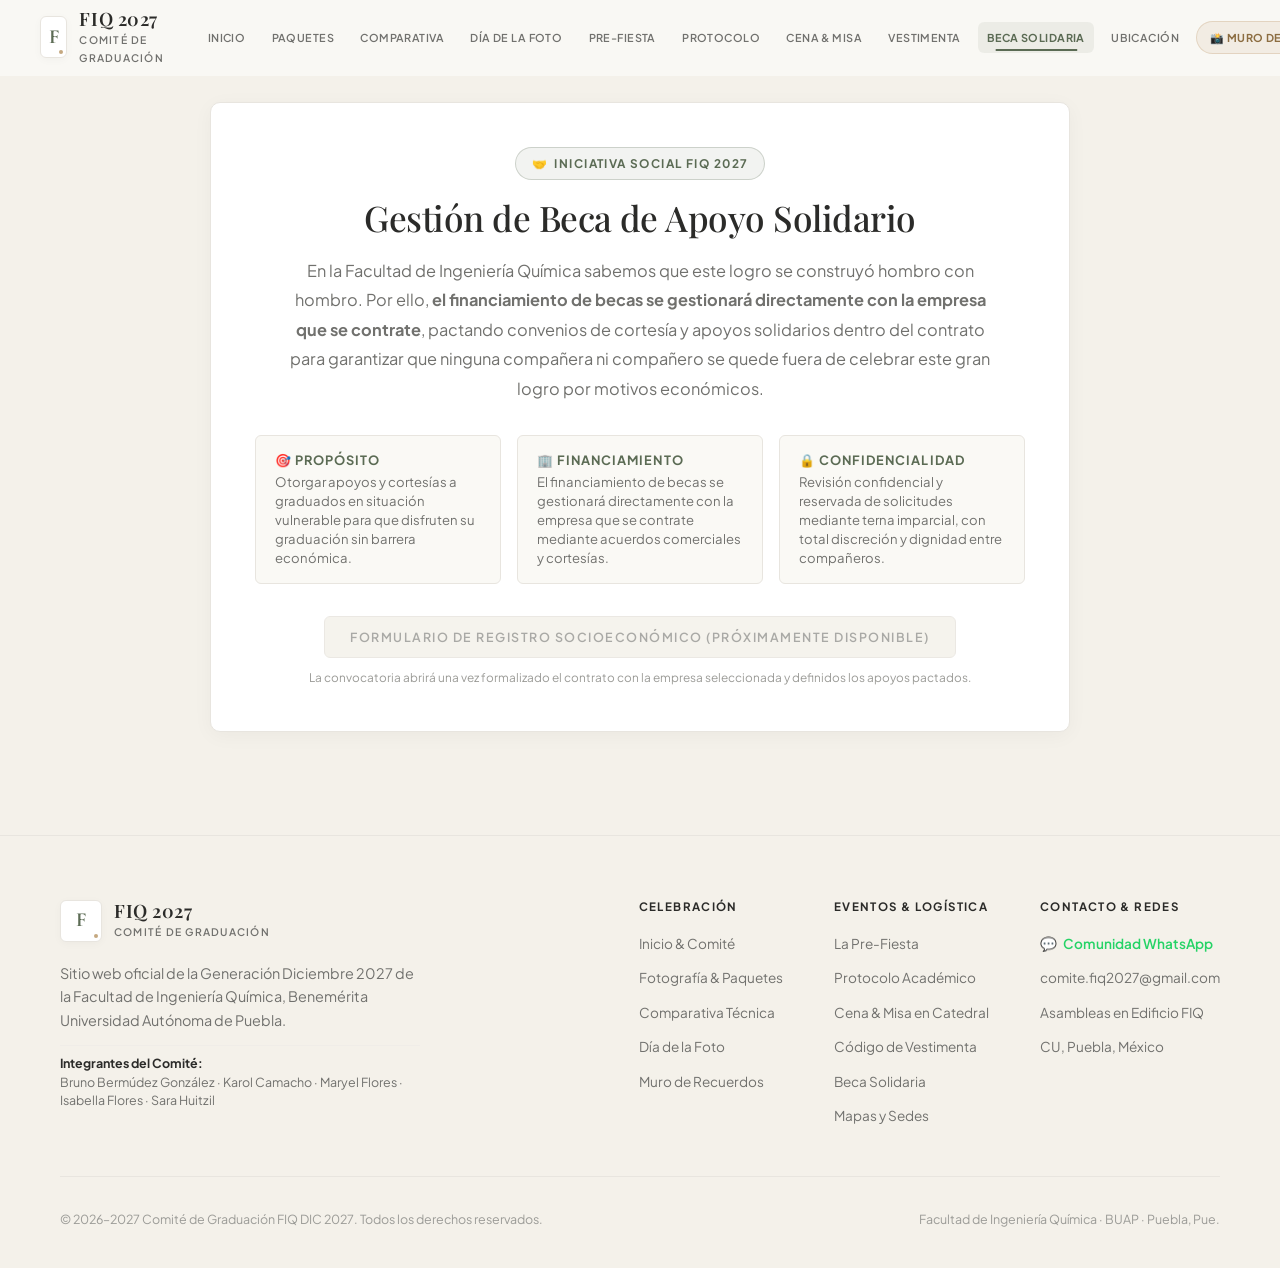
<file: beca-solidaria.html>
<!DOCTYPE html>
<html lang="es">
<head>
  <meta charset="UTF-8">
  <meta name="viewport" content="width=device-width, initial-scale=1.0">
  <meta http-equiv="X-UA-Compatible" content="IE=edge">
  
  <!-- SEO y Metadatos Editoriales -->
  <title>Gestión de Beca Solidaria | Graduación FIQ Diciembre 2027</title>
  <meta name="description" content="Convenio y apoyos solidarios gestionados con la empresa para que ningún compañero quede fuera.">
  <meta name="theme-color" content="#FAF9F5">

  <!-- Open Graph -->
  <meta property="og:title" content="Gestión de Beca Solidaria | Graduación FIQ Diciembre 2027">
  <meta property="og:description" content="Convenio y apoyos solidarios gestionados con la empresa para que ningún compañero quede fuera.">
  <meta property="og:type" content="website">

  <!-- Tipografía Google Fonts -->
  <link rel="preconnect" href="https://fonts.googleapis.com">
  <link rel="preconnect" href="https://fonts.gstatic.com" crossorigin>
  <link href="https://fonts.googleapis.com/css2?family=Cormorant+Garamond:ital,wght@0,400;0,500;0,600;0,700;1,400&family=Playfair+Display:ital,wght@0,400;0,500;0,600;0,700;1,400&family=Plus+Jakarta+Sans:wght@300;400;500;600;700&display=swap" rel="stylesheet">

  <!-- Hojas de estilos -->
  <link rel="stylesheet" href="css/styles.css">
</head>
<body>

  <!-- ======================================================================
       HEADER Y NAVBAR SUPERIOR (CENTRADO Y MEJOR ORGANIZADO)
       ====================================================================== -->
  <header class="site-header" id="site-header">
    <div class="container navbar">
      
      <!-- Monograma / Logotipo a la izquierda -->
      <a href="index.html" class="brand-link" aria-label="Volver al inicio de Graduación FIQ 2027">
        <div class="brand-monogram">F</div>
        <div class="brand-info">
          <span class="brand-title">FIQ 2027</span>
          <span class="brand-subtitle">Comité de Graduación</span>
        </div>
      </a>

      <!-- Botón de apertura para dispositivos móviles -->
      <button class="mobile-toggle" id="mobile-toggle" aria-label="Abrir menú de navegación" aria-expanded="false" aria-controls="primary-nav">
        <span class="hamburger-line"></span>
        <span class="hamburger-line"></span>
        <span class="hamburger-line"></span>
      </button>

      <!-- Menú central de navegación centrado y organizado -->
      <nav class="nav-menu-wrapper" id="primary-nav" aria-label="Navegación principal">
        <ul class="nav-links">
          <li><a href="index.html" class="nav-link">Inicio</a></li>
          <li><a href="paquetes.html" class="nav-link">Paquetes</a></li>
          <li><a href="comparativa.html" class="nav-link">Comparativa</a></li>
          <li><a href="dia-de-la-foto.html" class="nav-link">Día de la Foto</a></li>
          <li><a href="prefiesta.html" class="nav-link">Pre-Fiesta</a></li>
          <li><a href="protocolo.html" class="nav-link">Protocolo</a></li>
          <li><a href="cena-y-misa.html" class="nav-link">Cena & Misa</a></li>
          <li><a href="vestimenta.html" class="nav-link">Vestimenta</a></li>
          <li><a href="beca-solidaria.html" class="nav-link is-active" aria-current="page">Beca Solidaria</a></li>
          <li><a href="ubicacion.html" class="nav-link">Ubicación</a></li>
          <li><a href="muro-de-recuerdos.html" class="nav-link nav-link-muro">📸 Muro de Recuerdos</a></li>
        </ul>
      </nav>

    </div>
  </header>

  <!-- ======================================================================
       CONTENIDO PRINCIPAL: VISTA INDEPENDIENTE
       ====================================================================== -->
  <main id="main-content">
    <section id="beca-comite" class="section section-alt">
      <div class="container">

        <div class="solidarity-box">
          <span class="solidarity-badge">
            <span>🤝</span>
            Iniciativa Social FIQ 2027
          </span>

          <h2 class="solidarity-title">Gestión de Beca de Apoyo Solidario</h2>

          <p class="solidarity-desc">
            En la Facultad de Ingeniería Química sabemos que este logro se construyó hombro con hombro. 
            Por ello, <strong>el financiamiento de becas se gestionará directamente con la empresa que se contrate</strong>, 
            pactando convenios de cortesía y apoyos solidarios dentro del contrato para garantizar que 
            ninguna compañera ni compañero se quede fuera de celebrar este gran logro por motivos económicos.
          </p>

          <div class="solidarity-highlights">
            <div class="solidarity-highlight-item">
              <h4>🎯 Propósito</h4>
              <p>Otorgar apoyos y cortesías a graduados en situación vulnerable para que disfruten su graduación sin barrera económica.</p>
            </div>
            <div class="solidarity-highlight-item">
              <h4>🏢 Financiamiento</h4>
              <p>El financiamiento de becas se gestionará directamente con la empresa que se contrate mediante acuerdos comerciales y cortesías.</p>
            </div>
            <div class="solidarity-highlight-item">
              <h4>🔒 Confidencialidad</h4>
              <p>Revisión confidencial y reservada de solicitudes mediante terna imparcial, con total discreción y dignidad entre compañeros.</p>
            </div>
          </div>

          <div style="display: flex; flex-direction: column; align-items: center; gap: 0.6rem;">
            <button class="btn btn-disabled" aria-disabled="true">
              Formulario de Registro Socioeconómico (Próximamente disponible)
            </button>
            <span style="font-size: 0.74rem; color: var(--color-text-light);">
              La convocatoria abrirá una vez formalizado el contrato con la empresa seleccionada y definidos los apoyos pactados.
            </span>
          </div>
        </div>

      </div>
    </section>

  </main>

  <!-- ======================================================================
       FOOTER EDITORIAL PERSISTENTE
       ====================================================================== -->
  <footer class="site-footer">
    <div class="container">
      <div class="footer-top">
        <div class="footer-brand">
          <div class="brand-link" style="margin-bottom: 0.5rem;">
            <div class="brand-monogram">F</div>
            <div class="brand-info">
              <span class="brand-title">FIQ 2027</span>
              <span class="brand-subtitle">Comité de Graduación</span>
            </div>
          </div>
          <p>
            Sitio web oficial de la Generación Diciembre 2027 de la Facultad de Ingeniería Química, Benemérita Universidad Autónoma de Puebla.
          </p>
          <div style="margin-top: 0.75rem; font-size: 0.78rem; color: var(--color-text-muted); line-height: 1.5; border-top: 1px solid var(--color-border-subtle); padding-top: 0.5rem;">
            <strong style="color: var(--color-text-main);">Integrantes del Comité:</strong><br>
            Bruno Bermúdez González · Karol Camacho · Maryel Flores · Isabella Flores · Sara Huitzil
          </div>
        </div>

        <div class="footer-nav">
          <div class="footer-col">
            <h5>Celebración</h5>
            <ul>
              <li><a href="index.html">Inicio &amp; Comité</a></li>
              <li><a href="paquetes.html">Fotografía &amp; Paquetes</a></li>
              <li><a href="comparativa.html">Comparativa Técnica</a></li>
              <li><a href="dia-de-la-foto.html">Día de la Foto</a></li>
              <li><a href="muro-de-recuerdos.html">Muro de Recuerdos</a></li>
            </ul>
          </div>

          <div class="footer-col">
            <h5>Eventos &amp; Logística</h5>
            <ul>
              <li><a href="prefiesta.html">La Pre-Fiesta</a></li>
              <li><a href="protocolo.html">Protocolo Académico</a></li>
              <li><a href="cena-y-misa.html">Cena &amp; Misa en Catedral</a></li>
              <li><a href="vestimenta.html">Código de Vestimenta</a></li>
              <li><a href="beca-solidaria.html">Beca Solidaria</a></li>
              <li><a href="ubicacion.html">Mapas y Sedes</a></li>
            </ul>
          </div>

          <div class="footer-col">
            <h5>Contacto &amp; Redes</h5>
            <ul>
              <li>
                <a href="https://chat.whatsapp.com/Jef0yfLLTsxL3fnGDl4Apw" target="_blank" rel="noopener noreferrer" style="color: #25D366; font-weight: 600; display: inline-flex; align-items: center; gap: 0.35rem;">
                  <span>💬</span> Comunidad WhatsApp
                </a>
              </li>
              <li><a href="mailto:comite.fiq2027@gmail.com">comite.fiq2027@gmail.com</a></li>
              <li><a href="ubicacion.html">Asambleas en Edificio FIQ</a></li>
              <li><a href="ubicacion.html">CU, Puebla, México</a></li>
            </ul>
          </div>
        </div>
      </div>

      <div class="footer-bottom">
        <span>© 2026–2027 Comité de Graduación FIQ DIC 2027. Todos los derechos reservados.</span>
        <span>Facultad de Ingeniería Química · BUAP · Puebla, Pue.</span>
      </div>
    </div>
  </footer>

  <!-- Script interactivo de navegación y eventos -->
  <script src="js/main.js"></script>
</body>
</html>
</file>
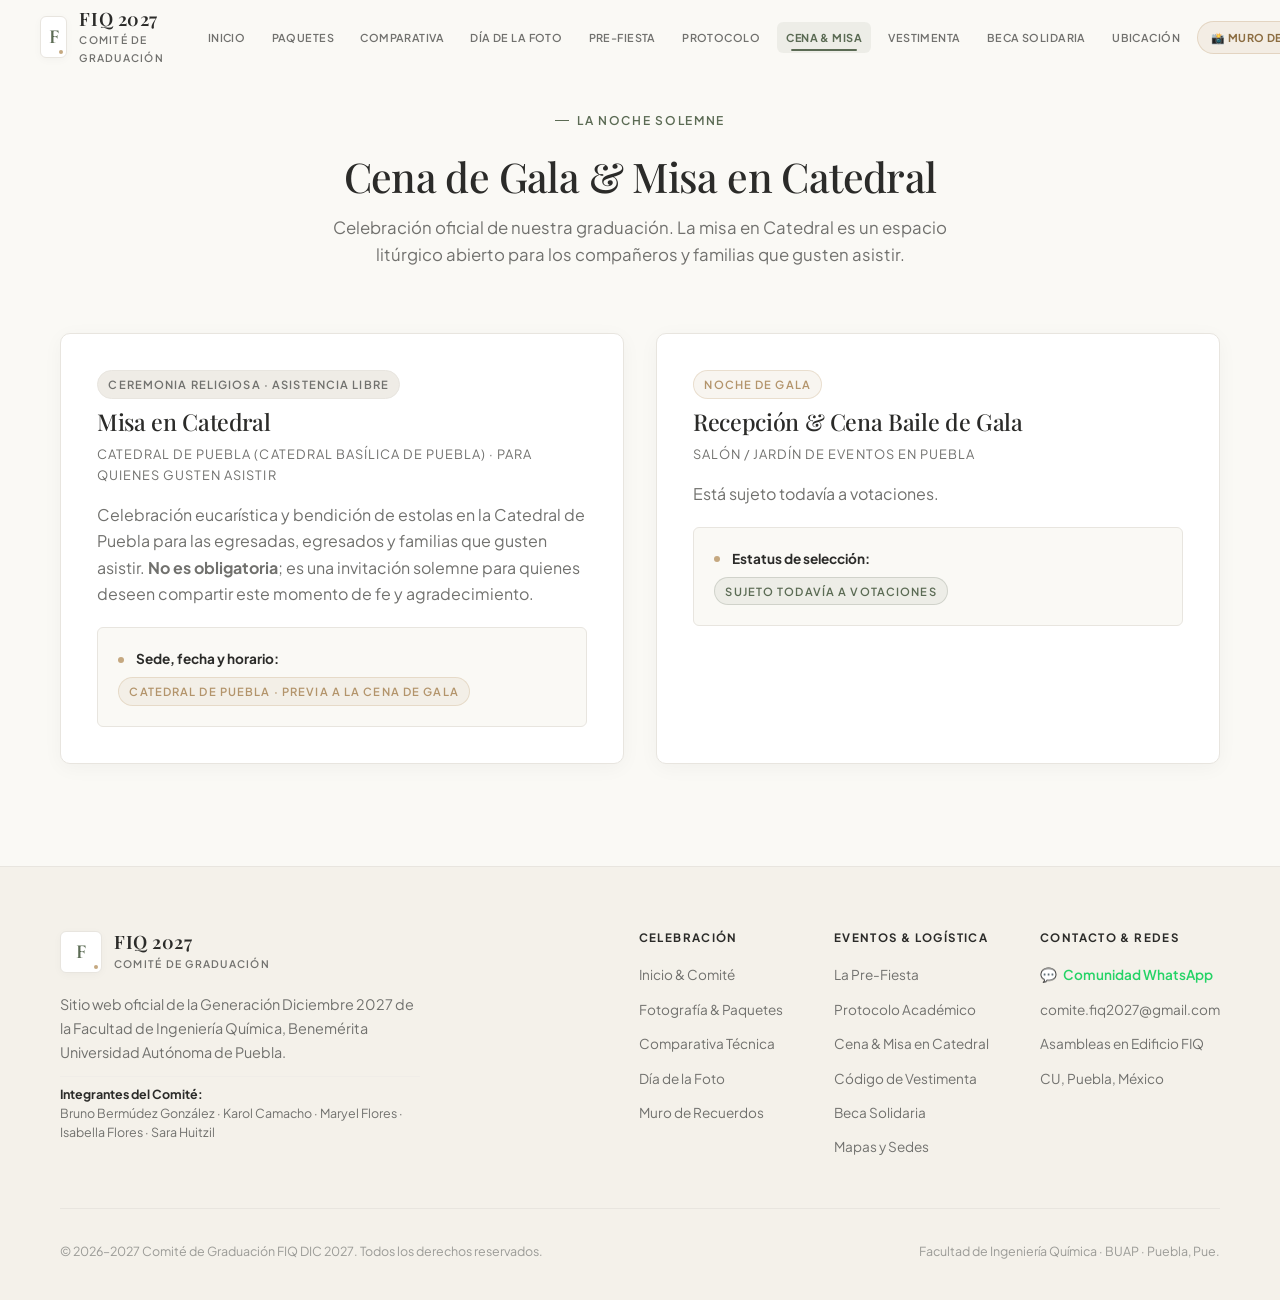
<file: cena-y-misa.html>
<!DOCTYPE html>
<html lang="es">
<head>
  <meta charset="UTF-8">
  <meta name="viewport" content="width=device-width, initial-scale=1.0">
  <meta http-equiv="X-UA-Compatible" content="IE=edge">
  
  <!-- SEO y Metadatos Editoriales -->
  <title>Cena de Gala & Misa en Catedral | Graduación FIQ Diciembre 2027</title>
  <meta name="description" content="Celebración litúrgica en Catedral de Puebla y recepción con cena baile de gala generacional.">
  <meta name="theme-color" content="#FAF9F5">

  <!-- Open Graph -->
  <meta property="og:title" content="Cena de Gala & Misa en Catedral | Graduación FIQ Diciembre 2027">
  <meta property="og:description" content="Celebración litúrgica en Catedral de Puebla y recepción con cena baile de gala generacional.">
  <meta property="og:type" content="website">

  <!-- Tipografía Google Fonts -->
  <link rel="preconnect" href="https://fonts.googleapis.com">
  <link rel="preconnect" href="https://fonts.gstatic.com" crossorigin>
  <link href="https://fonts.googleapis.com/css2?family=Cormorant+Garamond:ital,wght@0,400;0,500;0,600;0,700;1,400&family=Playfair+Display:ital,wght@0,400;0,500;0,600;0,700;1,400&family=Plus+Jakarta+Sans:wght@300;400;500;600;700&display=swap" rel="stylesheet">

  <!-- Hojas de estilos -->
  <link rel="stylesheet" href="css/styles.css">
</head>
<body>

  <!-- ======================================================================
       HEADER Y NAVBAR SUPERIOR (CENTRADO Y MEJOR ORGANIZADO)
       ====================================================================== -->
  <header class="site-header" id="site-header">
    <div class="container navbar">
      
      <!-- Monograma / Logotipo a la izquierda -->
      <a href="index.html" class="brand-link" aria-label="Volver al inicio de Graduación FIQ 2027">
        <div class="brand-monogram">F</div>
        <div class="brand-info">
          <span class="brand-title">FIQ 2027</span>
          <span class="brand-subtitle">Comité de Graduación</span>
        </div>
      </a>

      <!-- Botón de apertura para dispositivos móviles -->
      <button class="mobile-toggle" id="mobile-toggle" aria-label="Abrir menú de navegación" aria-expanded="false" aria-controls="primary-nav">
        <span class="hamburger-line"></span>
        <span class="hamburger-line"></span>
        <span class="hamburger-line"></span>
      </button>

      <!-- Menú central de navegación centrado y organizado -->
      <nav class="nav-menu-wrapper" id="primary-nav" aria-label="Navegación principal">
        <ul class="nav-links">
          <li><a href="index.html" class="nav-link">Inicio</a></li>
          <li><a href="paquetes.html" class="nav-link">Paquetes</a></li>
          <li><a href="comparativa.html" class="nav-link">Comparativa</a></li>
          <li><a href="dia-de-la-foto.html" class="nav-link">Día de la Foto</a></li>
          <li><a href="prefiesta.html" class="nav-link">Pre-Fiesta</a></li>
          <li><a href="protocolo.html" class="nav-link">Protocolo</a></li>
          <li><a href="cena-y-misa.html" class="nav-link is-active" aria-current="page">Cena & Misa</a></li>
          <li><a href="vestimenta.html" class="nav-link">Vestimenta</a></li>
          <li><a href="beca-solidaria.html" class="nav-link">Beca Solidaria</a></li>
          <li><a href="ubicacion.html" class="nav-link">Ubicación</a></li>
          <li><a href="muro-de-recuerdos.html" class="nav-link nav-link-muro">📸 Muro de Recuerdos</a></li>
        </ul>
      </nav>

    </div>
  </header>

  <!-- ======================================================================
       CONTENIDO PRINCIPAL: VISTA INDEPENDIENTE
       ====================================================================== -->
  <main id="main-content">
    <section id="cena" class="section">
      <span id="cena-eventos" class="section-anchor" style="position: absolute; top: calc(-1 * var(--navbar-height));"></span>
      <span id="eventos" class="section-anchor" style="position: absolute; top: calc(-1 * var(--navbar-height));"></span>
      <div class="container">

        <div class="section-header">
          <span class="eyebrow">La Noche Solemne</span>
          <h2>Cena de Gala &amp; Misa en Catedral</h2>
          <p>
            Celebración oficial de nuestra graduación. La misa en Catedral es un espacio litúrgico abierto para los compañeros y familias que gusten asistir.
          </p>
        </div>

        <div class="grid grid-2">
          
          <!-- Módulo 1: Misa en Catedral -->
          <div class="card">
            <div class="card-header">
              <span class="badge badge-subtle">Ceremonia Religiosa · Asistencia Libre</span>
              <h3 class="card-title" style="margin-top: 0.5rem;">Misa en Catedral</h3>
              <p class="card-meta">Catedral de Puebla (Catedral Basílica de Puebla) · Para quienes gusten asistir</p>
            </div>
            <p class="text-muted">
              Celebración eucarística y bendición de estolas en la Catedral de Puebla para las egresadas, egresados y familias que gusten asistir. 
              <strong>No es obligatoria</strong>; es una invitación solemne para quienes deseen compartir este momento de fe y agradecimiento.
            </p>
            
            <div style="background-color: var(--color-bg-base); border: 1px solid var(--color-border); border-radius: var(--radius-sm); padding: 1.25rem; margin-top: 1.25rem;">
              <div style="display: flex; align-items: center; gap: 0.5rem; margin-bottom: 0.4rem;">
                <span class="status-dot"></span>
                <strong style="font-size: 0.85rem;">Sede, fecha y horario:</strong>
              </div>
              <span class="badge badge-gold">Catedral de Puebla · Previa a la Cena de Gala</span>
            </div>
          </div>

          <!-- Módulo 2: Recepción y Cena Baile de Gala -->
          <div class="card">
            <div class="card-header">
              <span class="badge badge-gold">Noche de Gala</span>
              <h3 class="card-title" style="margin-top: 0.5rem;">Recepción &amp; Cena Baile de Gala</h3>
              <p class="card-meta">Salón / jardín de eventos en Puebla</p>
            </div>
            <p class="text-muted">
              Está sujeto todavía a votaciones.
            </p>

            <div style="background-color: var(--color-bg-base); border: 1px solid var(--color-border); border-radius: var(--radius-sm); padding: 1.25rem; margin-top: 1.25rem;">
              <div style="display: flex; align-items: center; gap: 0.5rem; margin-bottom: 0.4rem;">
                <span class="status-dot"></span>
                <strong style="font-size: 0.85rem;">Estatus de selección:</strong>
              </div>
              <span class="badge badge-sage">Sujeto todavía a votaciones</span>
            </div>
          </div>

        </div>

      </div>
    </section>

  </main>

  <!-- ======================================================================
       FOOTER EDITORIAL PERSISTENTE
       ====================================================================== -->
  <footer class="site-footer">
    <div class="container">
      <div class="footer-top">
        <div class="footer-brand">
          <div class="brand-link" style="margin-bottom: 0.5rem;">
            <div class="brand-monogram">F</div>
            <div class="brand-info">
              <span class="brand-title">FIQ 2027</span>
              <span class="brand-subtitle">Comité de Graduación</span>
            </div>
          </div>
          <p>
            Sitio web oficial de la Generación Diciembre 2027 de la Facultad de Ingeniería Química, Benemérita Universidad Autónoma de Puebla.
          </p>
          <div style="margin-top: 0.75rem; font-size: 0.78rem; color: var(--color-text-muted); line-height: 1.5; border-top: 1px solid var(--color-border-subtle); padding-top: 0.5rem;">
            <strong style="color: var(--color-text-main);">Integrantes del Comité:</strong><br>
            Bruno Bermúdez González · Karol Camacho · Maryel Flores · Isabella Flores · Sara Huitzil
          </div>
        </div>

        <div class="footer-nav">
          <div class="footer-col">
            <h5>Celebración</h5>
            <ul>
              <li><a href="index.html">Inicio &amp; Comité</a></li>
              <li><a href="paquetes.html">Fotografía &amp; Paquetes</a></li>
              <li><a href="comparativa.html">Comparativa Técnica</a></li>
              <li><a href="dia-de-la-foto.html">Día de la Foto</a></li>
              <li><a href="muro-de-recuerdos.html">Muro de Recuerdos</a></li>
            </ul>
          </div>

          <div class="footer-col">
            <h5>Eventos &amp; Logística</h5>
            <ul>
              <li><a href="prefiesta.html">La Pre-Fiesta</a></li>
              <li><a href="protocolo.html">Protocolo Académico</a></li>
              <li><a href="cena-y-misa.html">Cena &amp; Misa en Catedral</a></li>
              <li><a href="vestimenta.html">Código de Vestimenta</a></li>
              <li><a href="beca-solidaria.html">Beca Solidaria</a></li>
              <li><a href="ubicacion.html">Mapas y Sedes</a></li>
            </ul>
          </div>

          <div class="footer-col">
            <h5>Contacto &amp; Redes</h5>
            <ul>
              <li>
                <a href="https://chat.whatsapp.com/Jef0yfLLTsxL3fnGDl4Apw" target="_blank" rel="noopener noreferrer" style="color: #25D366; font-weight: 600; display: inline-flex; align-items: center; gap: 0.35rem;">
                  <span>💬</span> Comunidad WhatsApp
                </a>
              </li>
              <li><a href="mailto:comite.fiq2027@gmail.com">comite.fiq2027@gmail.com</a></li>
              <li><a href="ubicacion.html">Asambleas en Edificio FIQ</a></li>
              <li><a href="ubicacion.html">CU, Puebla, México</a></li>
            </ul>
          </div>
        </div>
      </div>

      <div class="footer-bottom">
        <span>© 2026–2027 Comité de Graduación FIQ DIC 2027. Todos los derechos reservados.</span>
        <span>Facultad de Ingeniería Química · BUAP · Puebla, Pue.</span>
      </div>
    </div>
  </footer>

  <!-- Script interactivo de navegación y eventos -->
  <script src="js/main.js"></script>
</body>
</html>
</file>
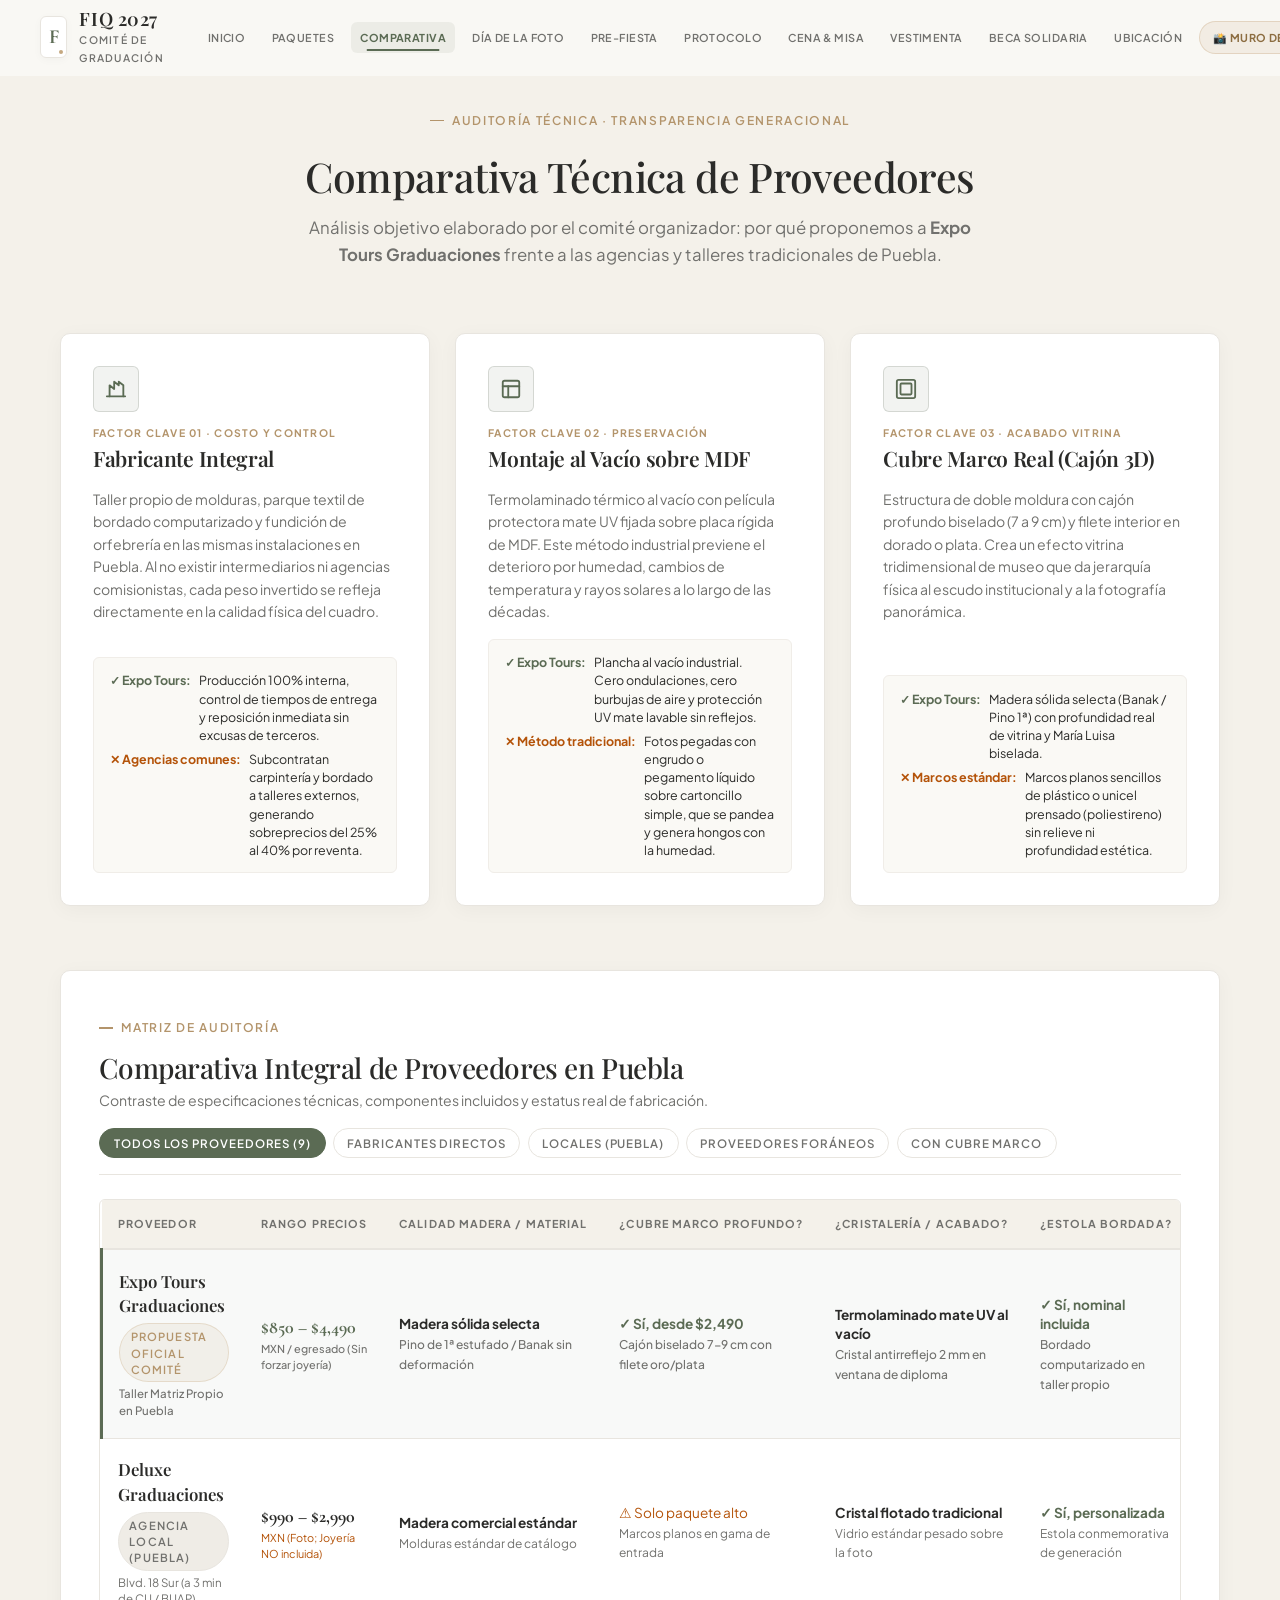
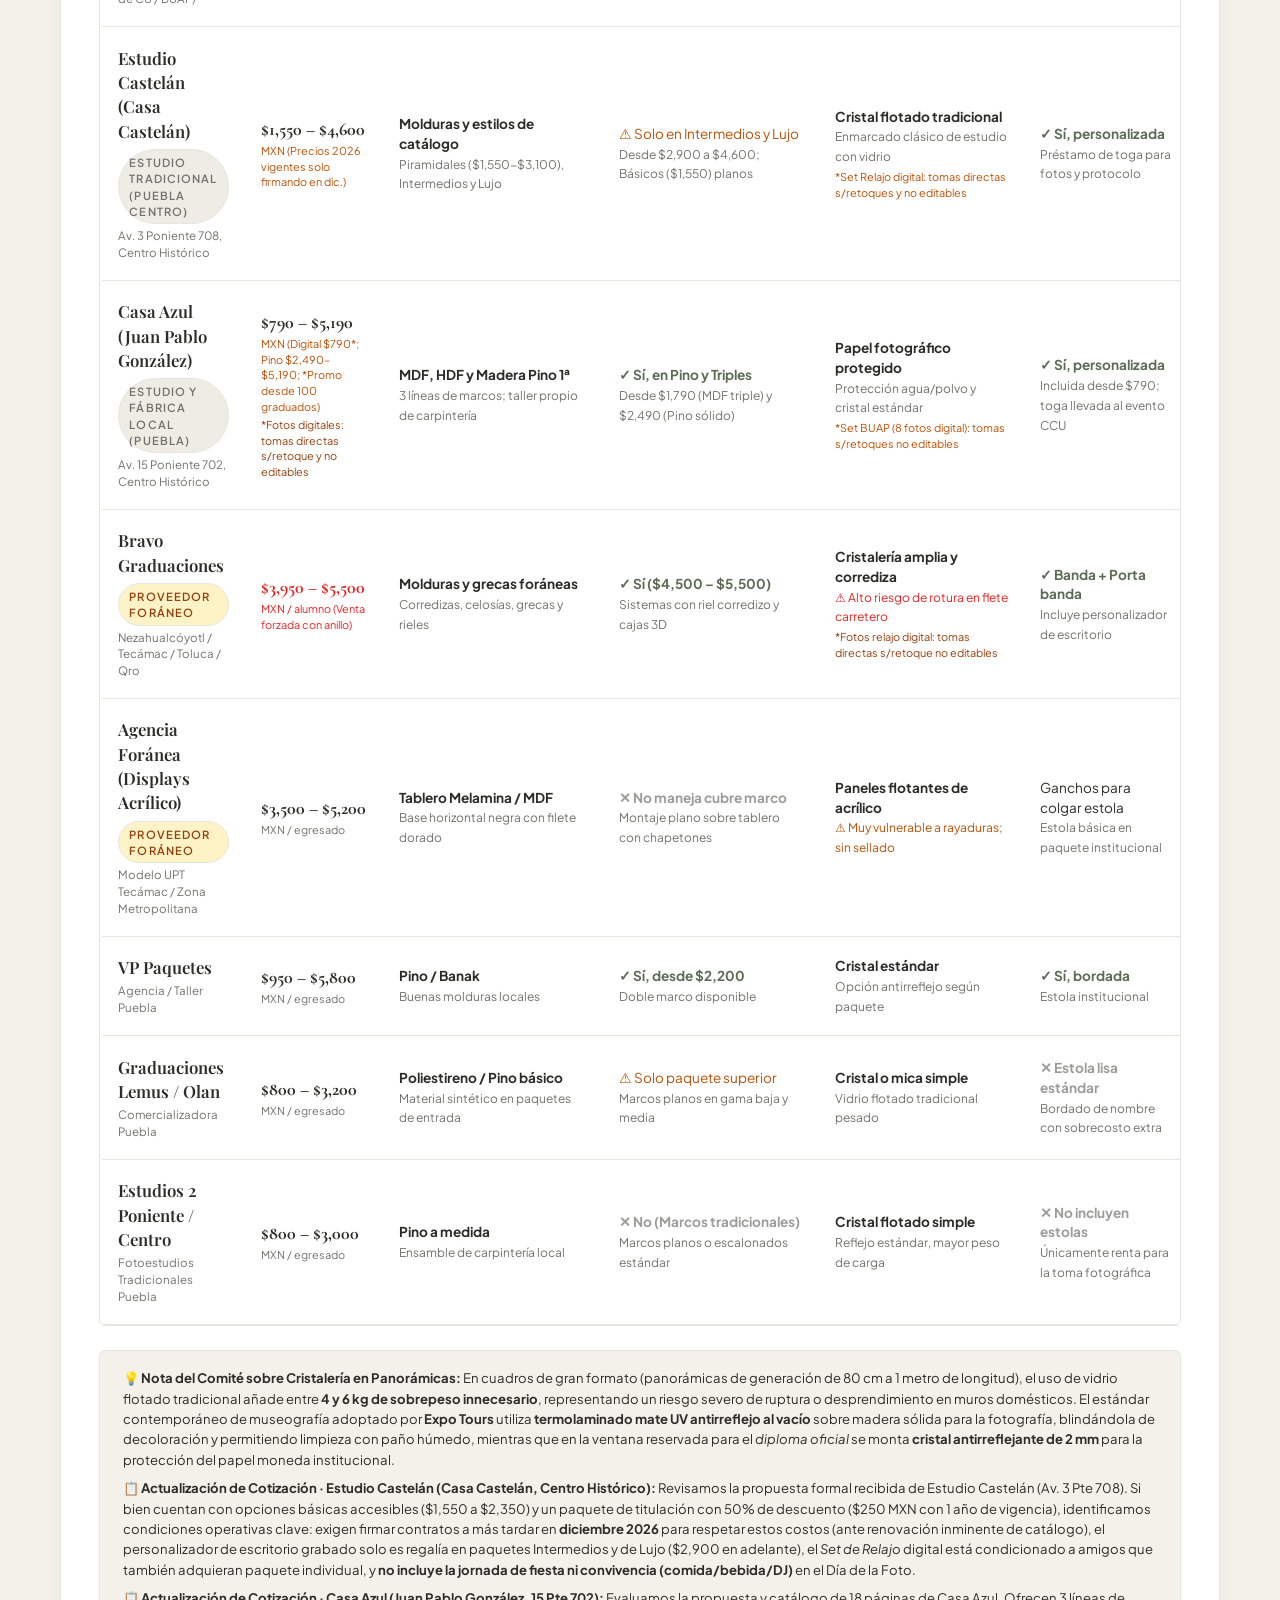
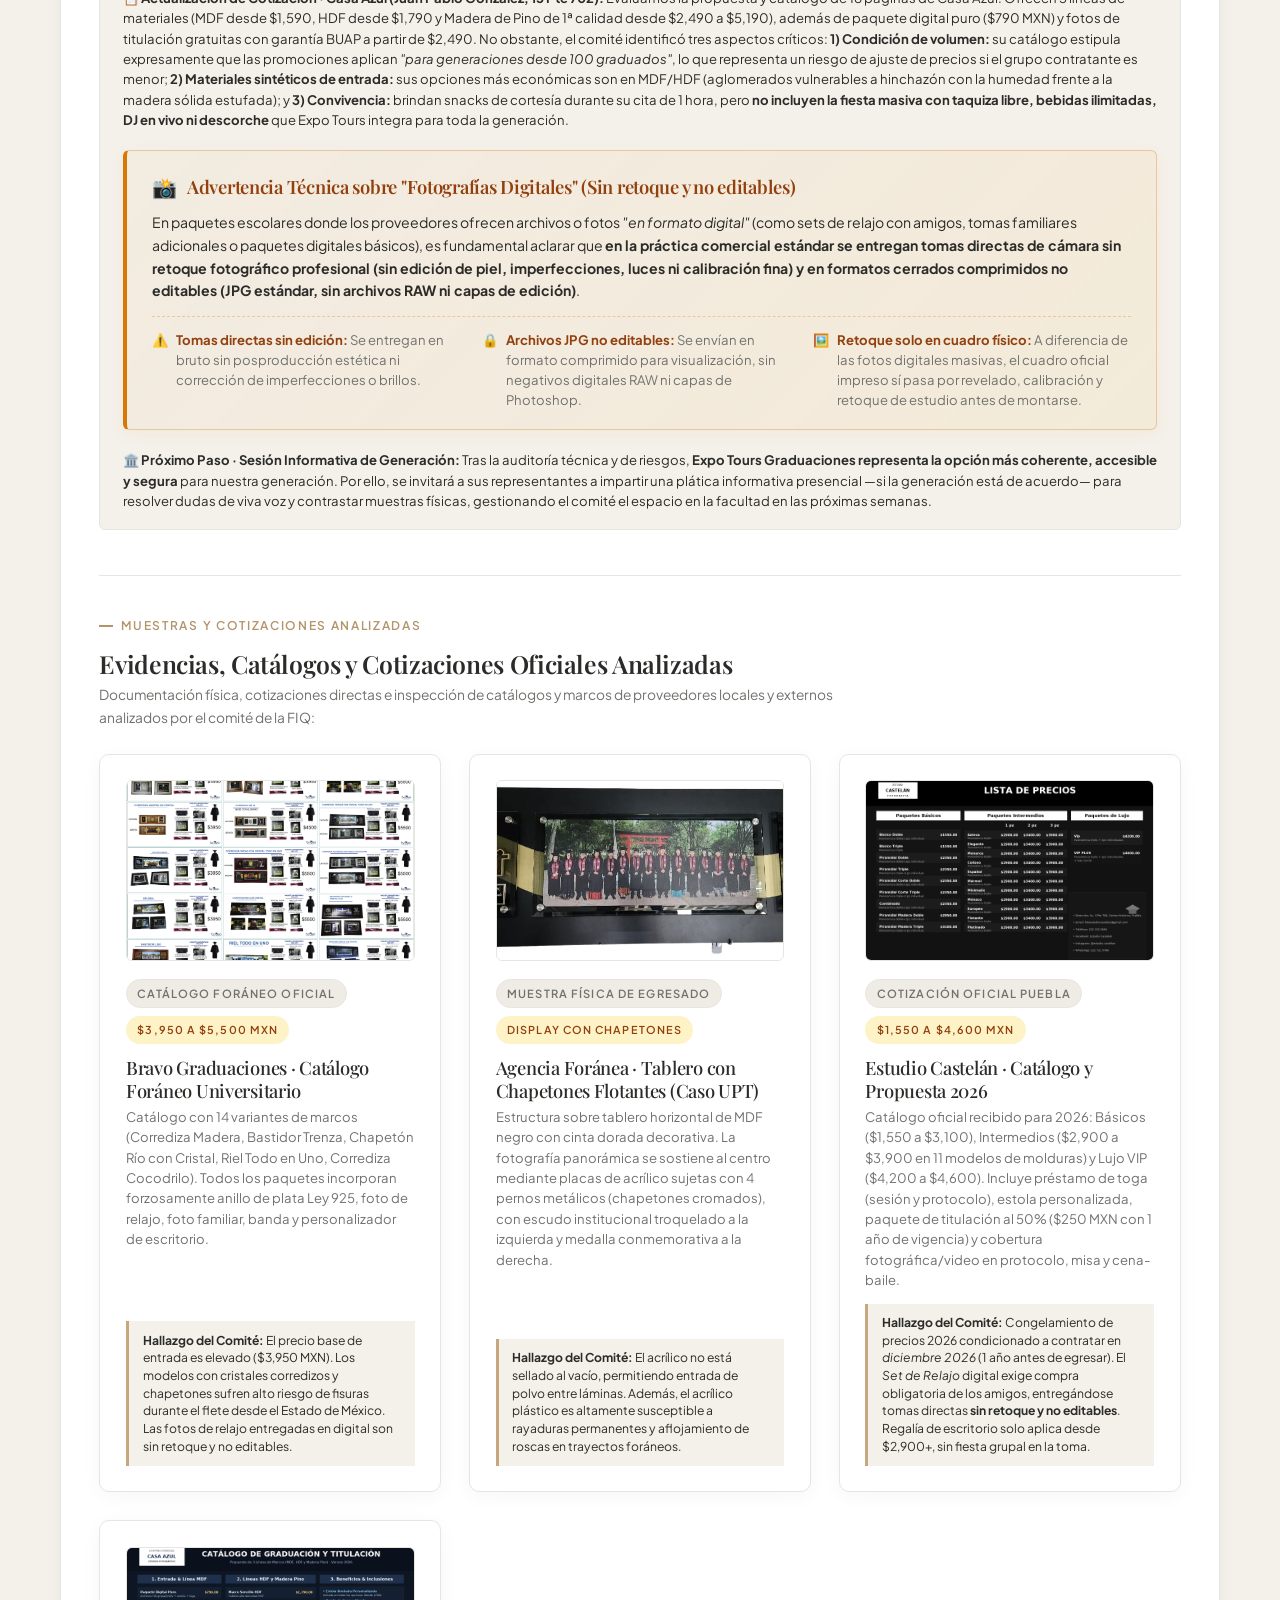
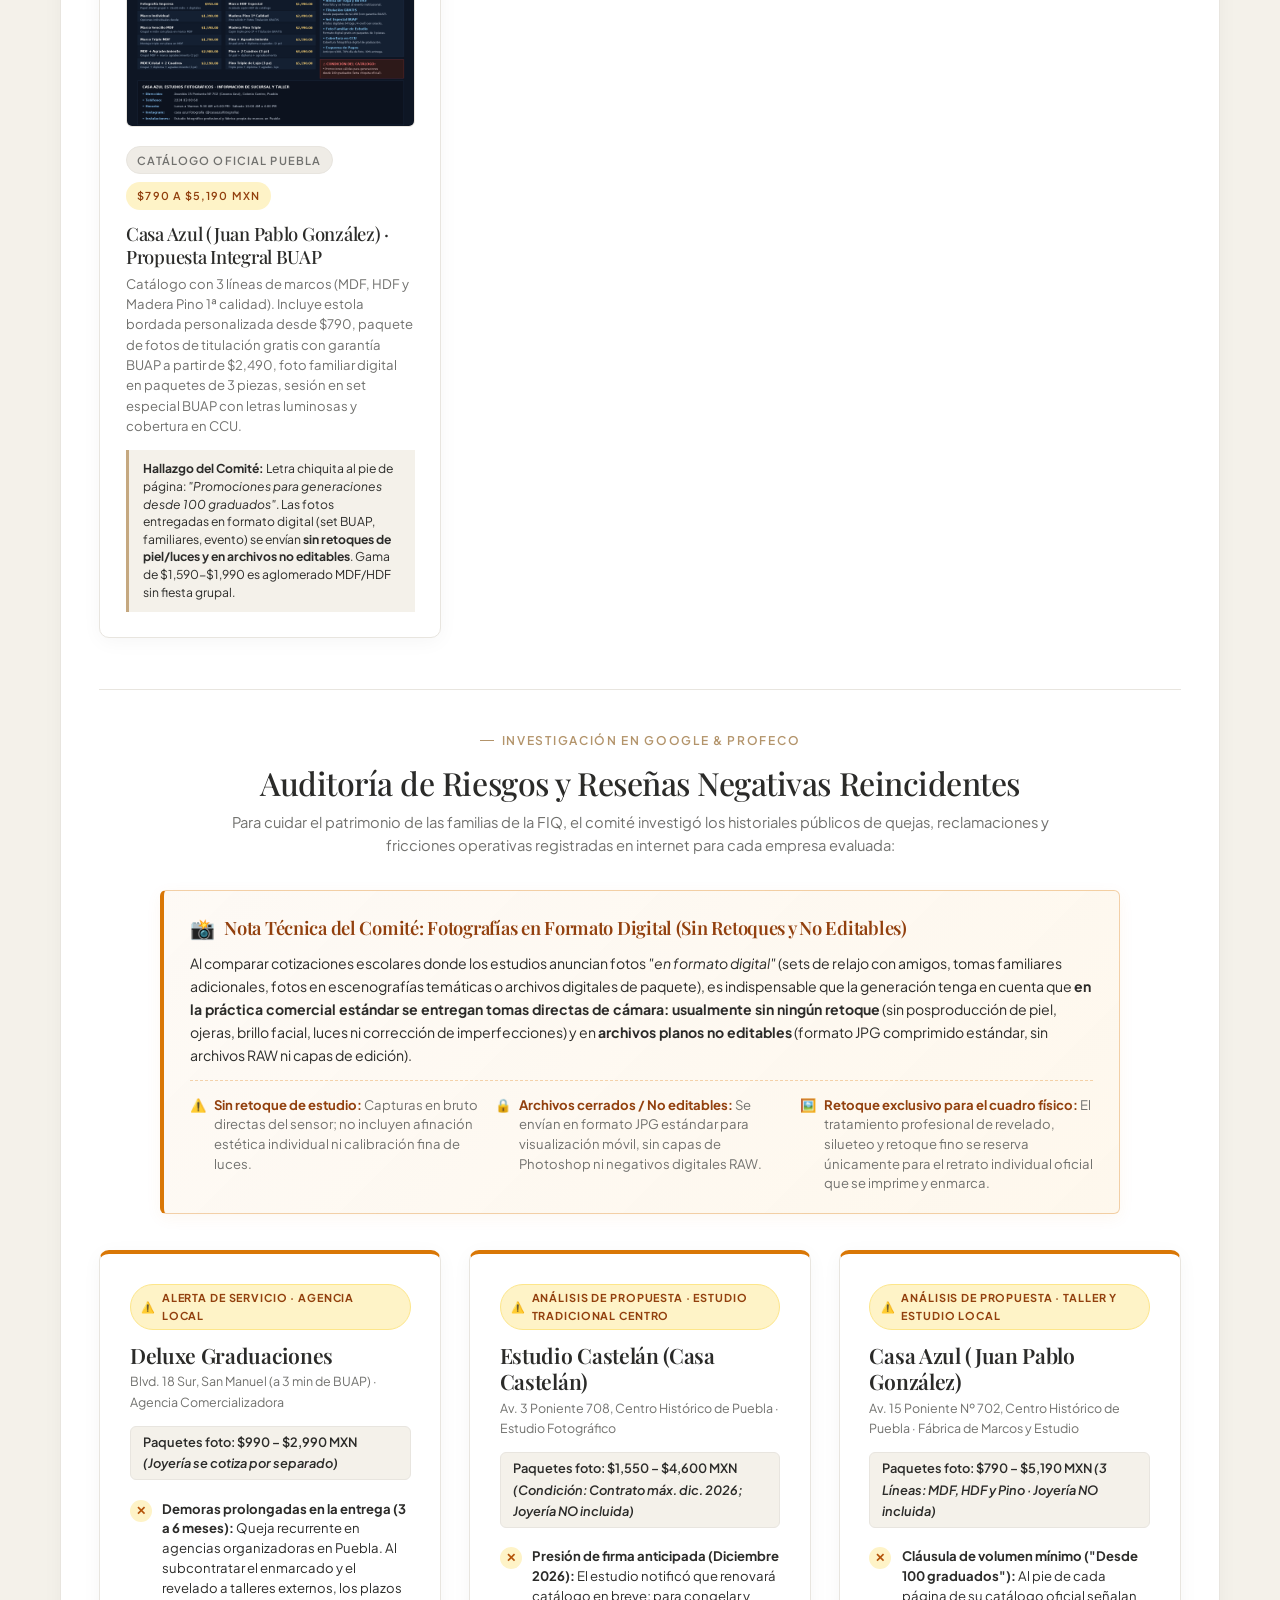
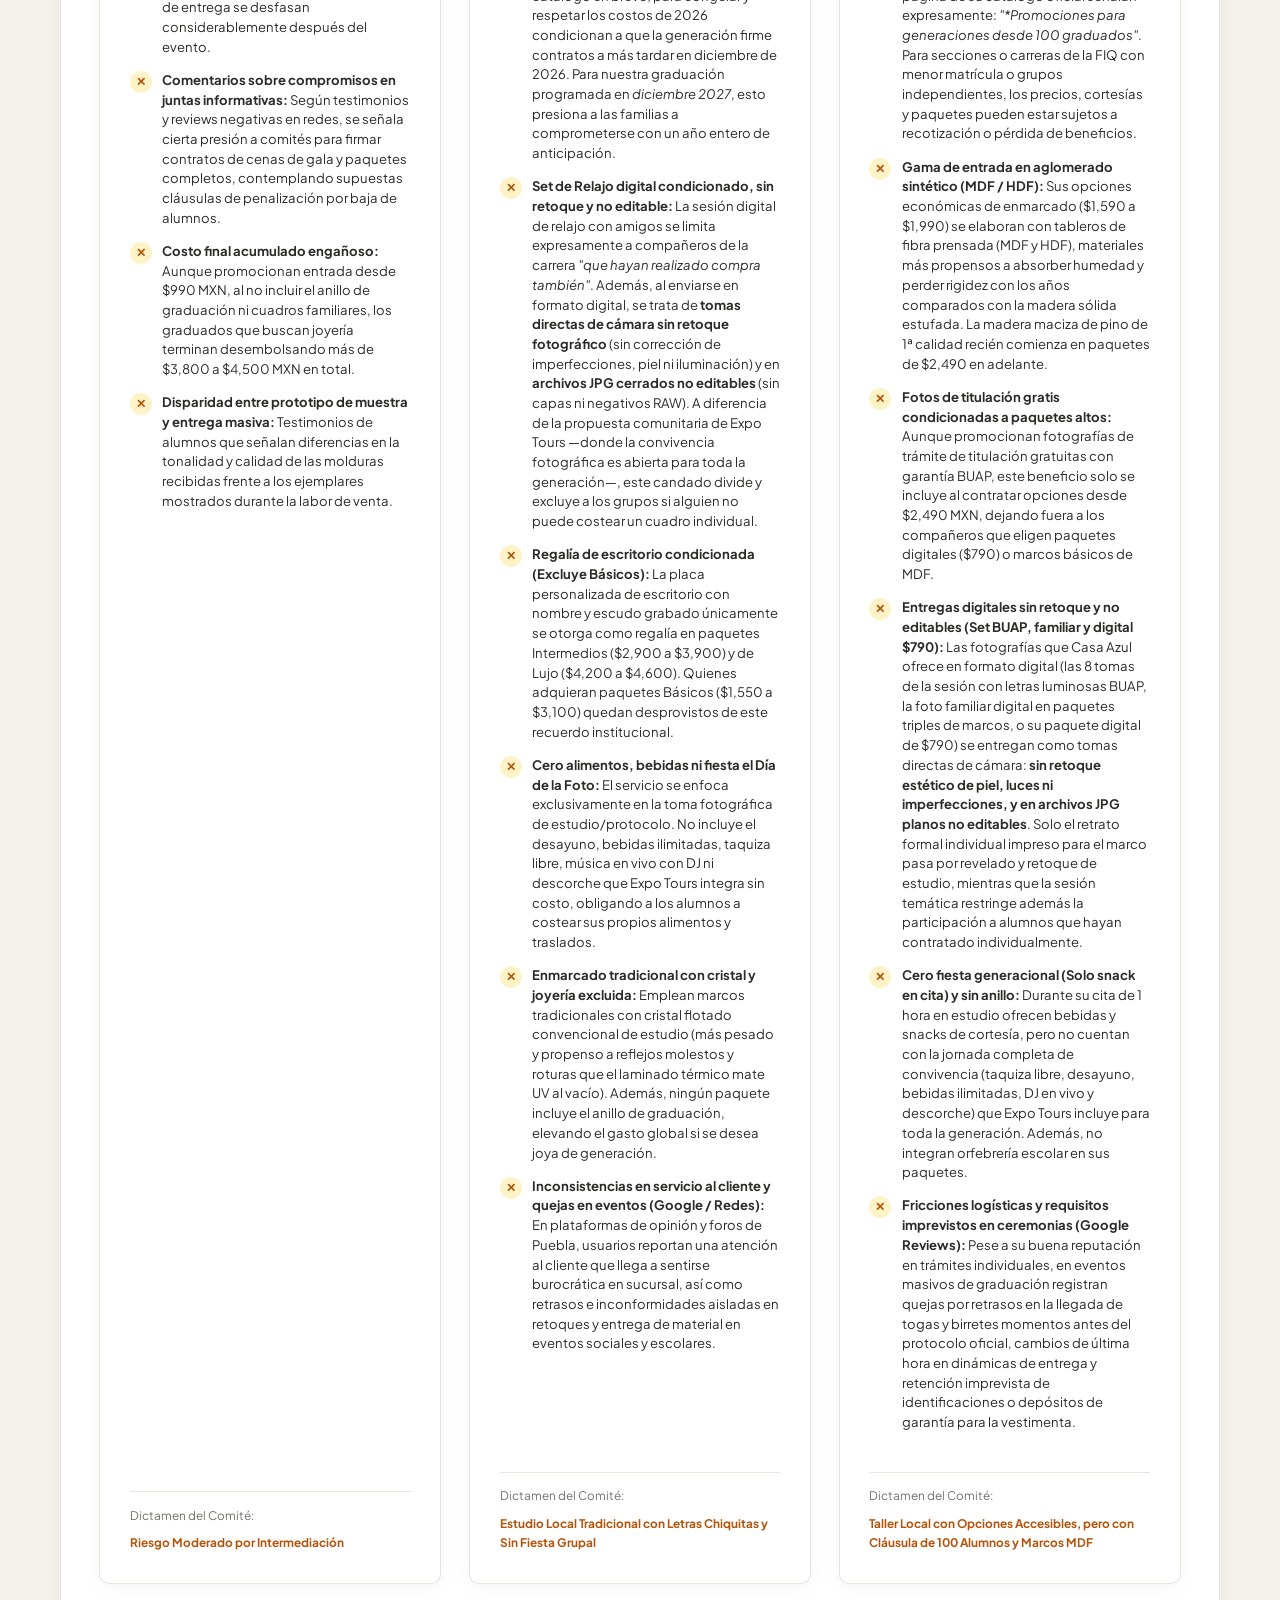
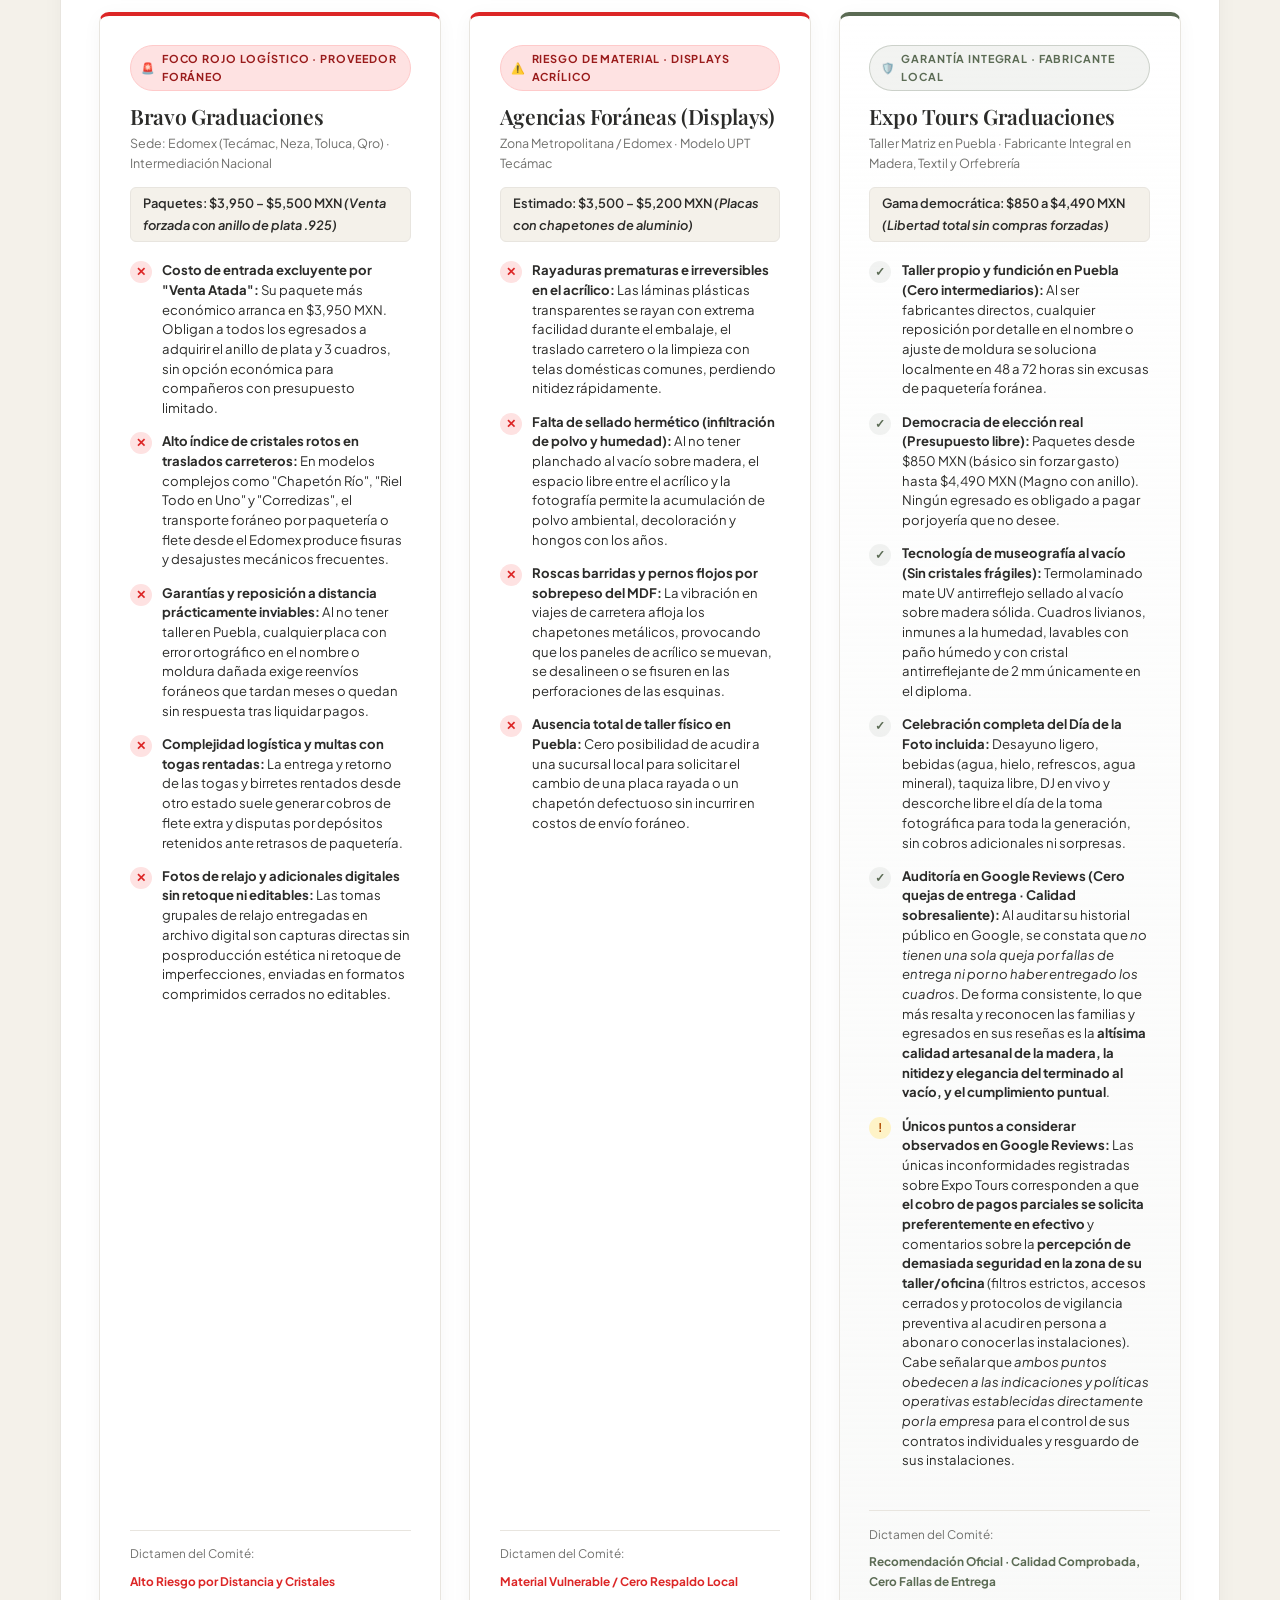
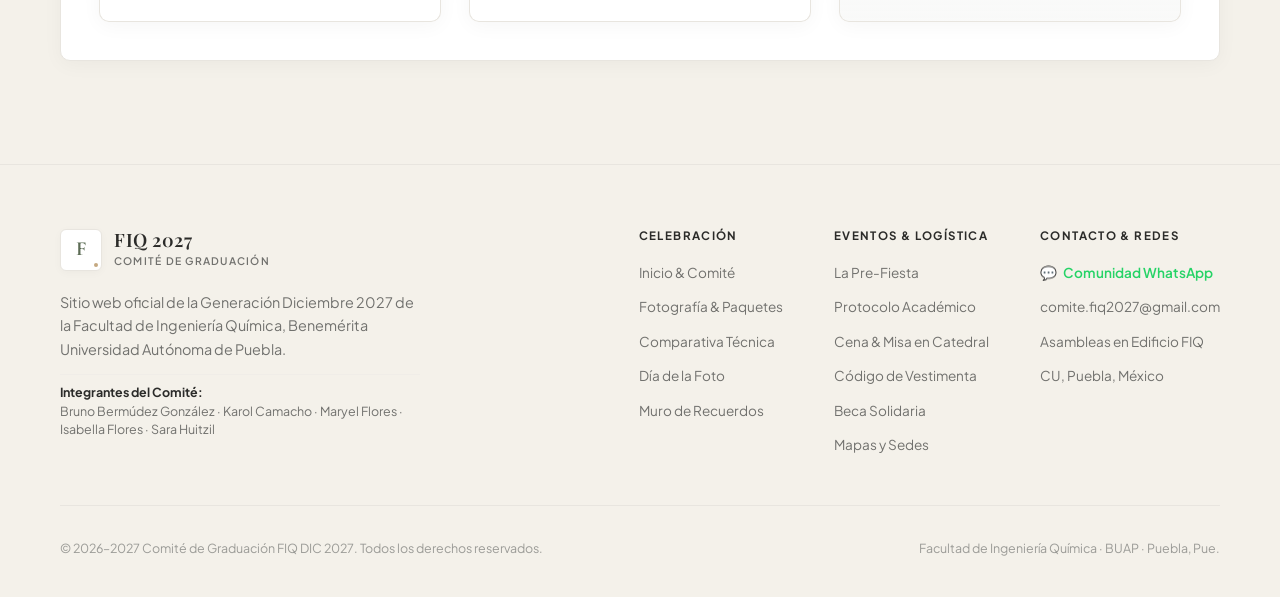
<file: comparativa.html>
<!DOCTYPE html>
<html lang="es">
<head>
  <meta charset="UTF-8">
  <meta name="viewport" content="width=device-width, initial-scale=1.0">
  <meta http-equiv="X-UA-Compatible" content="IE=edge">
  
  <!-- SEO y Metadatos Editoriales -->
  <title>Comparativa Técnica de Proveedores | Graduación FIQ Diciembre 2027</title>
  <meta name="description" content="Auditoría comparativa y análisis objetivo entre Expo Tours y agencias tradicionales de Puebla.">
  <meta name="theme-color" content="#FAF9F5">

  <!-- Open Graph -->
  <meta property="og:title" content="Comparativa Técnica de Proveedores | Graduación FIQ Diciembre 2027">
  <meta property="og:description" content="Auditoría comparativa y análisis objetivo entre Expo Tours y agencias tradicionales de Puebla.">
  <meta property="og:type" content="website">

  <!-- Tipografía Google Fonts -->
  <link rel="preconnect" href="https://fonts.googleapis.com">
  <link rel="preconnect" href="https://fonts.gstatic.com" crossorigin>
  <link href="https://fonts.googleapis.com/css2?family=Cormorant+Garamond:ital,wght@0,400;0,500;0,600;0,700;1,400&family=Playfair+Display:ital,wght@0,400;0,500;0,600;0,700;1,400&family=Plus+Jakarta+Sans:wght@300;400;500;600;700&display=swap" rel="stylesheet">

  <!-- Hojas de estilos -->
  <link rel="stylesheet" href="css/styles.css">
</head>
<body>

  <!-- ======================================================================
       HEADER Y NAVBAR SUPERIOR (CENTRADO Y MEJOR ORGANIZADO)
       ====================================================================== -->
  <header class="site-header" id="site-header">
    <div class="container navbar">
      
      <!-- Monograma / Logotipo a la izquierda -->
      <a href="index.html" class="brand-link" aria-label="Volver al inicio de Graduación FIQ 2027">
        <div class="brand-monogram">F</div>
        <div class="brand-info">
          <span class="brand-title">FIQ 2027</span>
          <span class="brand-subtitle">Comité de Graduación</span>
        </div>
      </a>

      <!-- Botón de apertura para dispositivos móviles -->
      <button class="mobile-toggle" id="mobile-toggle" aria-label="Abrir menú de navegación" aria-expanded="false" aria-controls="primary-nav">
        <span class="hamburger-line"></span>
        <span class="hamburger-line"></span>
        <span class="hamburger-line"></span>
      </button>

      <!-- Menú central de navegación centrado y organizado -->
      <nav class="nav-menu-wrapper" id="primary-nav" aria-label="Navegación principal">
        <ul class="nav-links">
          <li><a href="index.html" class="nav-link">Inicio</a></li>
          <li><a href="paquetes.html" class="nav-link">Paquetes</a></li>
          <li><a href="comparativa.html" class="nav-link is-active" aria-current="page">Comparativa</a></li>
          <li><a href="dia-de-la-foto.html" class="nav-link">Día de la Foto</a></li>
          <li><a href="prefiesta.html" class="nav-link">Pre-Fiesta</a></li>
          <li><a href="protocolo.html" class="nav-link">Protocolo</a></li>
          <li><a href="cena-y-misa.html" class="nav-link">Cena & Misa</a></li>
          <li><a href="vestimenta.html" class="nav-link">Vestimenta</a></li>
          <li><a href="beca-solidaria.html" class="nav-link">Beca Solidaria</a></li>
          <li><a href="ubicacion.html" class="nav-link">Ubicación</a></li>
          <li><a href="muro-de-recuerdos.html" class="nav-link nav-link-muro">📸 Muro de Recuerdos</a></li>
        </ul>
      </nav>

    </div>
  </header>

  <!-- ======================================================================
       CONTENIDO PRINCIPAL: VISTA INDEPENDIENTE
       ====================================================================== -->
  <main id="main-content">
    <section id="comparativa" class="section section-alt">
      <div class="container">

        <!-- Encabezado de la Sección -->
        <div class="section-header">
          <span class="eyebrow eyebrow-gold">Auditoría Técnica · Transparencia Generacional</span>
          <h2>Comparativa Técnica de Proveedores</h2>
          <p>
            Análisis objetivo elaborado por el comité organizador: por qué proponemos a <strong>Expo Tours Graduaciones</strong> frente a las agencias y talleres tradicionales de Puebla.
          </p>
        </div>

        <!-- 1. Bloque de Justificación Técnica: 3 Factores Clave -->
        <div class="tech-factors-grid">
          
          <!-- Factor 1: Fabricante Integral -->
          <div class="tech-card">
            <div>
              <div class="tech-card-header">
                <div class="tech-card-icon-wrap" aria-hidden="true">
                  <svg width="22" height="22" viewBox="0 0 24 24" fill="none" stroke="currentColor" stroke-width="2" stroke-linecap="round" stroke-linejoin="round">
                    <path d="M2 20h20"></path>
                    <path d="M5 20V8l5 4V4l5 4V4l5 4v12"></path>
                  </svg>
                </div>
                <span class="tech-card-tag">Factor Clave 01 · Costo y Control</span>
                <h3 class="tech-card-title">Fabricante Integral</h3>
              </div>
              <p class="tech-card-body">
                Taller propio de molduras, parque textil de bordado computarizado y fundición de orfebrería en las mismas instalaciones en Puebla. 
                Al no existir intermediarios ni agencias comisionistas, cada peso invertido se refleja directamente en la calidad física del cuadro.
              </p>
            </div>
            <div class="tech-card-callout">
              <div class="callout-row">
                <span class="callout-tag-pro">✓ Expo Tours:</span>
                <span>Producción 100% interna, control de tiempos de entrega y reposición inmediata sin excusas de terceros.</span>
              </div>
              <div class="callout-row">
                <span class="callout-tag-con">✕ Agencias comunes:</span>
                <span>Subcontratan carpintería y bordado a talleres externos, generando sobreprecios del 25% al 40% por reventa.</span>
              </div>
            </div>
          </div>

          <!-- Factor 2: Montaje al Vacío sobre MDF -->
          <div class="tech-card">
            <div>
              <div class="tech-card-header">
                <div class="tech-card-icon-wrap" aria-hidden="true">
                  <svg width="22" height="22" viewBox="0 0 24 24" fill="none" stroke="currentColor" stroke-width="2" stroke-linecap="round" stroke-linejoin="round">
                    <rect x="3" y="3" width="18" height="18" rx="2" ry="2"></rect>
                    <line x1="3" y1="9" x2="21" y2="9"></line>
                    <line x1="9" y1="21" x2="9" y2="9"></line>
                  </svg>
                </div>
                <span class="tech-card-tag">Factor Clave 02 · Preservación</span>
                <h3 class="tech-card-title">Montaje al Vacío sobre MDF</h3>
              </div>
              <p class="tech-card-body">
                Termolaminado térmico al vacío con película protectora mate UV fijada sobre placa rígida de MDF. 
                Este método industrial previene el deterioro por humedad, cambios de temperatura y rayos solares a lo largo de las décadas.
              </p>
            </div>
            <div class="tech-card-callout">
              <div class="callout-row">
                <span class="callout-tag-pro">✓ Expo Tours:</span>
                <span>Plancha al vacío industrial. Cero ondulaciones, cero burbujas de aire y protección UV mate lavable sin reflejos.</span>
              </div>
              <div class="callout-row">
                <span class="callout-tag-con">✕ Método tradicional:</span>
                <span>Fotos pegadas con engrudo o pegamento líquido sobre cartoncillo simple, que se pandea y genera hongos con la humedad.</span>
              </div>
            </div>
          </div>

          <!-- Factor 3: Cubre Marco Real -->
          <div class="tech-card">
            <div>
              <div class="tech-card-header">
                <div class="tech-card-icon-wrap" aria-hidden="true">
                  <svg width="22" height="22" viewBox="0 0 24 24" fill="none" stroke="currentColor" stroke-width="2" stroke-linecap="round" stroke-linejoin="round">
                    <rect x="2" y="2" width="20" height="20" rx="2"></rect>
                    <rect x="6" y="6" width="12" height="12" rx="1"></rect>
                  </svg>
                </div>
                <span class="tech-card-tag">Factor Clave 03 · Acabado Vitrina</span>
                <h3 class="tech-card-title">Cubre Marco Real (Cajón 3D)</h3>
              </div>
              <p class="tech-card-body">
                Estructura de doble moldura con cajón profundo biselado (7 a 9 cm) y filete interior en dorado o plata. 
                Crea un efecto vitrina tridimensional de museo que da jerarquía física al escudo institucional y a la fotografía panorámica.
              </p>
            </div>
            <div class="tech-card-callout">
              <div class="callout-row">
                <span class="callout-tag-pro">✓ Expo Tours:</span>
                <span>Madera sólida selecta (Banak / Pino 1ª) con profundidad real de vitrina y María Luisa biselada.</span>
              </div>
              <div class="callout-row">
                <span class="callout-tag-con">✕ Marcos estándar:</span>
                <span>Marcos planos sencillos de plástico o unicel prensado (poliestireno) sin relieve ni profundidad estética.</span>
              </div>
            </div>
          </div>

        </div>

        <!-- 2. Tabla Comparativa de Proveedores (Estilo Revista Editorial) -->
        <div class="comparative-card">
          <div class="comparative-card-header">
            <div class="comparative-header-text">
              <span class="eyebrow eyebrow-gold">Matriz de Auditoría</span>
              <h3>Comparativa Integral de Proveedores en Puebla</h3>
              <p>Contraste de especificaciones técnicas, componentes incluidos y estatus real de fabricación.</p>
            </div>

            <!-- Filtros interactivos -->
            <div class="table-filter-bar" role="toolbar" aria-label="Filtro de proveedores">
              <button class="filter-btn is-active" data-filter="all">Todos los Proveedores (9)</button>
              <button class="filter-btn" data-filter="fabricante">Fabricantes Directos</button>
              <button class="filter-btn" data-filter="local">Locales (Puebla)</button>
              <button class="filter-btn" data-filter="foraneo">Proveedores Foráneos</button>
              <button class="filter-btn" data-filter="cubre-marco">Con Cubre Marco</button>
            </div>
          </div>

          <!-- Contenedor Responsive de la Tabla -->
          <div class="table-editorial-wrapper">
            <table class="table-editorial" id="comparison-table">
              <thead>
                <tr>
                  <th>Proveedor</th>
                  <th>Rango Precios</th>
                  <th>Calidad Madera / Material</th>
                  <th>¿Cubre Marco Profundo?</th>
                  <th>¿Cristalería / Acabado?</th>
                  <th>¿Estola Bordada?</th>
                  <th>¿Anillo / Joyería?</th>
                  <th>Estatus Operativo</th>
                </tr>
              </thead>
              <tbody>
                
                <!-- 1. Expo Tours Graduaciones (Destacado) -->
                <tr class="row-featured" data-category="fabricante local cubre-marco">
                  <td>
                    <div class="provider-cell">
                      <span class="provider-name">Expo Tours Graduaciones</span>
                      <span class="badge badge-gold" style="width: fit-content; margin-top: 2px;">Propuesta Oficial Comité</span>
                      <span class="provider-meta">Taller Matriz Propio en Puebla</span>
                    </div>
                  </td>
                  <td>
                    <span class="price-cell">$850 – $4,490</span>
                    <div style="font-size: 0.68rem; color: var(--color-text-muted);">MXN / egresado (Sin forzar joyería)</div>
                  </td>
                  <td>
                    <strong>Madera sólida selecta</strong><br>
                    <span style="font-size: 0.75rem; color: var(--color-text-muted);">Pino de 1ª estufado / Banak sin deformación</span>
                  </td>
                  <td>
                    <span class="check-yes">✓ Sí, desde $2,490</span><br>
                    <span style="font-size: 0.75rem; color: var(--color-text-muted);">Cajón biselado 7-9 cm con filete oro/plata</span>
                  </td>
                  <td>
                    <strong>Termolaminado mate UV al vacío</strong><br>
                    <span style="font-size: 0.75rem; color: var(--color-text-muted);">Cristal antirreflejo 2 mm en ventana de diploma</span>
                  </td>
                  <td>
                    <span class="check-yes">✓ Sí, nominal incluida</span><br>
                    <span style="font-size: 0.75rem; color: var(--color-text-muted);">Bordado computarizado en taller propio</span>
                  </td>
                  <td>
                    <span class="check-yes">✓ Fundición en Puebla</span><br>
                    <span style="font-size: 0.75rem; color: var(--color-text-muted);">Incluido en Magno; opcional a precio de fábrica</span>
                  </td>
                  <td>
                    <span class="badge badge-sage">Fabricante Integral 100%</span>
                  </td>
                </tr>

                <!-- 2. Deluxe Graduaciones (Local - Puebla) -->
                <tr data-category="local agencia">
                  <td>
                    <div class="provider-cell">
                      <span class="provider-name">Deluxe Graduaciones</span>
                      <span class="badge badge-subtle" style="width: fit-content; margin-top: 2px;">Agencia Local (Puebla)</span>
                      <span class="provider-meta">Blvd. 18 Sur (a 3 min de CU / BUAP)</span>
                    </div>
                  </td>
                  <td>
                    <span class="price-cell" style="color: var(--color-text-main);">$990 – $2,990</span>
                    <div style="font-size: 0.68rem; color: #B45309;">MXN (Foto; Joyería NO incluida)</div>
                  </td>
                  <td>
                    <strong>Madera comercial estándar</strong><br>
                    <span style="font-size: 0.75rem; color: var(--color-text-muted);">Molduras estándar de catálogo</span>
                  </td>
                  <td>
                    <span style="color: #B45309;">⚠ Solo paquete alto</span><br>
                    <span style="font-size: 0.75rem; color: var(--color-text-muted);">Marcos planos en gama de entrada</span>
                  </td>
                  <td>
                    <strong>Cristal flotado tradicional</strong><br>
                    <span style="font-size: 0.75rem; color: var(--color-text-muted);">Vidrio estándar pesado sobre la foto</span>
                  </td>
                  <td>
                    <span class="check-yes">✓ Sí, personalizada</span><br>
                    <span style="font-size: 0.75rem; color: var(--color-text-muted);">Estola conmemorativa de generación</span>
                  </td>
                  <td>
                    <span class="check-no">✕ NO incluido en foto</span><br>
                    <span style="font-size: 0.75rem; color: #B45309;">Venta por separado (+ $1,500 a $3,500)</span>
                  </td>
                  <td>
                    <span class="badge badge-subtle">Agencia Organizadora Local</span>
                  </td>
                </tr>

                <!-- 3. Estudio Castelán Fotografía (Casa Castelán - Puebla Centro) -->
                <tr data-category="local cubre-marco">
                  <td>
                    <div class="provider-cell">
                      <span class="provider-name">Estudio Castelán (Casa Castelán)</span>
                      <span class="badge badge-subtle" style="width: fit-content; margin-top: 2px;">Estudio Tradicional (Puebla Centro)</span>
                      <span class="provider-meta">Av. 3 Poniente 708, Centro Histórico</span>
                    </div>
                  </td>
                  <td>
                    <span class="price-cell" style="color: var(--color-text-main);">$1,550 – $4,600</span>
                    <div style="font-size: 0.68rem; color: #B45309;">MXN (Precios 2026 vigentes solo firmando en dic.)</div>
                  </td>
                  <td>
                    <strong>Molduras y estilos de catálogo</strong><br>
                    <span style="font-size: 0.75rem; color: var(--color-text-muted);">Piramidales ($1,550-$3,100), Intermedios y Lujo</span>
                  </td>
                  <td>
                    <span style="color: #B45309;">⚠ Solo en Intermedios y Lujo</span><br>
                    <span style="font-size: 0.75rem; color: var(--color-text-muted);">Desde $2,900 a $4,600; Básicos ($1,550) planos</span>
                  </td>
                  <td>
                    <strong>Cristal flotado tradicional</strong><br>
                    <span style="font-size: 0.75rem; color: var(--color-text-muted);">Enmarcado clásico de estudio con vidrio</span>
                    <div style="font-size: 0.68rem; color: #B45309; margin-top: 3px;">*Set Relajo digital: tomas directas s/retoques y no editables</div>
                  </td>
                  <td>
                    <span class="check-yes">✓ Sí, personalizada</span><br>
                    <span style="font-size: 0.75rem; color: var(--color-text-muted);">Préstamo de toga para fotos y protocolo</span>
                  </td>
                  <td>
                    <span class="check-no">✕ NO incluido en foto</span><br>
                    <span style="font-size: 0.75rem; color: #B45309;">Joyería no incluida en catálogo fotográfico</span>
                  </td>
                  <td>
                    <span class="badge badge-subtle">Estudio y Enmarcado Local</span>
                  </td>
                </tr>

                <!-- 4. Casa Azul Estudios Fotográficos (Juan Pablo González - Puebla Centro) -->
                <tr data-category="fabricante local cubre-marco">
                  <td>
                    <div class="provider-cell">
                      <span class="provider-name">Casa Azul (Juan Pablo González)</span>
                      <span class="badge badge-subtle" style="width: fit-content; margin-top: 2px;">Estudio y Fábrica Local (Puebla)</span>
                      <span class="provider-meta">Av. 15 Poniente 702, Centro Histórico</span>
                    </div>
                  </td>
                  <td>
                    <span class="price-cell" style="color: var(--color-text-main);">$790 – $5,190</span>
                    <div style="font-size: 0.68rem; color: #B45309;">MXN (Digital $790*; Pino $2,490–$5,190; *Promo desde 100 graduados)</div>
                    <div style="font-size: 0.68rem; color: #92400E; margin-top: 2px;">*Fotos digitales: tomas directas s/retoque y no editables</div>
                  </td>
                  <td>
                    <strong>MDF, HDF y Madera Pino 1ª</strong><br>
                    <span style="font-size: 0.75rem; color: var(--color-text-muted);">3 líneas de marcos; taller propio de carpintería</span>
                  </td>
                  <td>
                    <span class="check-yes">✓ Sí, en Pino y Triples</span><br>
                    <span style="font-size: 0.75rem; color: var(--color-text-muted);">Desde $1,790 (MDF triple) y $2,490 (Pino sólido)</span>
                  </td>
                  <td>
                    <strong>Papel fotográfico protegido</strong><br>
                    <span style="font-size: 0.75rem; color: var(--color-text-muted);">Protección agua/polvo y cristal estándar</span>
                    <div style="font-size: 0.68rem; color: #B45309; margin-top: 3px;">*Set BUAP (8 fotos digital): tomas s/retoques no editables</div>
                  </td>
                  <td>
                    <span class="check-yes">✓ Sí, personalizada</span><br>
                    <span style="font-size: 0.75rem; color: var(--color-text-muted);">Incluida desde $790; toga llevada al evento CCU</span>
                  </td>
                  <td>
                    <span class="check-no">✕ NO incluido en foto</span><br>
                    <span style="font-size: 0.75rem; color: #B45309;">Sin joyería; fotos titulación gratis desde $2,490</span>
                  </td>
                  <td>
                    <span class="badge badge-subtle">Fábrica de Marcos y Estudio Local</span>
                  </td>
                </tr>

                <!-- 5. Bravo Graduaciones (Proveedor Foráneo - Edomex / Toluca / Qro) -->
                <tr data-category="foraneo cubre-marco">
                  <td>
                    <div class="provider-cell">
                      <span class="provider-name">Bravo Graduaciones</span>
                      <span class="badge badge-subtle" style="width: fit-content; margin-top: 2px; background: #FEF3C7; color: #92400E;">Proveedor Foráneo</span>
                      <span class="provider-meta">Nezahualcóyotl / Tecámac / Toluca / Qro</span>
                    </div>
                  </td>
                  <td>
                    <span class="price-cell" style="color: #DC2626;">$3,950 – $5,500</span>
                    <div style="font-size: 0.68rem; color: #DC2626;">MXN / alumno (Venta forzada con anillo)</div>
                  </td>
                  <td>
                    <strong>Molduras y grecas foráneas</strong><br>
                    <span style="font-size: 0.75rem; color: var(--color-text-muted);">Corredizas, celosías, grecas y rieles</span>
                  </td>
                  <td>
                    <span class="check-yes">✓ Sí ($4,500 – $5,500)</span><br>
                    <span style="font-size: 0.75rem; color: var(--color-text-muted);">Sistemas con riel corredizo y cajas 3D</span>
                  </td>
                  <td>
                    <strong>Cristalería amplia y corrediza</strong><br>
                    <span style="font-size: 0.75rem; color: #DC2626;">⚠ Alto riesgo de rotura en flete carretero</span>
                    <div style="font-size: 0.68rem; color: #92400E; margin-top: 3px;">*Fotos relajo digital: tomas directas s/retoque no editables</div>
                  </td>
                  <td>
                    <span class="check-yes">✓ Banda + Porta banda</span><br>
                    <span style="font-size: 0.75rem; color: var(--color-text-muted);">Incluye personalizador de escritorio</span>
                  </td>
                  <td>
                    <span class="check-yes">✓ Anillo Plata Ley 925</span><br>
                    <span style="font-size: 0.75rem; color: var(--color-text-muted);">Obligatorio en todos sus paquetes</span>
                  </td>
                  <td>
                    <span class="badge badge-subtle">Comercializadora Foránea</span>
                  </td>
                </tr>

                <!-- 4. Agencias Foráneas (Displays Acrílico / Caso UPT Tecámac) -->
                <tr data-category="foraneo">
                  <td>
                    <div class="provider-cell">
                      <span class="provider-name">Agencia Foránea (Displays Acrílico)</span>
                      <span class="badge badge-subtle" style="width: fit-content; margin-top: 2px; background: #FEF3C7; color: #92400E;">Proveedor Foráneo</span>
                      <span class="provider-meta">Modelo UPT Tecámac / Zona Metropolitana</span>
                    </div>
                  </td>
                  <td>
                    <span class="price-cell" style="color: var(--color-text-main);">$3,500 – $5,200</span>
                    <div style="font-size: 0.68rem; color: var(--color-text-muted);">MXN / egresado</div>
                  </td>
                  <td>
                    <strong>Tablero Melamina / MDF</strong><br>
                    <span style="font-size: 0.75rem; color: var(--color-text-muted);">Base horizontal negra con filete dorado</span>
                  </td>
                  <td>
                    <span class="check-no">✕ No maneja cubre marco</span><br>
                    <span style="font-size: 0.75rem; color: var(--color-text-muted);">Montaje plano sobre tablero con chapetones</span>
                  </td>
                  <td>
                    <strong>Paneles flotantes de acrílico</strong><br>
                    <span style="font-size: 0.75rem; color: #B45309;">⚠ Muy vulnerable a rayaduras; sin sellado</span>
                  </td>
                  <td>
                    <span>Ganchos para colgar estola</span><br>
                    <span style="font-size: 0.75rem; color: var(--color-text-muted);">Estola básica en paquete institucional</span>
                  </td>
                  <td>
                    <span>Medalla / Moneda grabada</span><br>
                    <span style="font-size: 0.75rem; color: var(--color-text-muted);">Montaje circular en lugar de anillo</span>
                  </td>
                  <td>
                    <span class="badge badge-subtle">Taller Foráneo de Ensamble</span>
                  </td>
                </tr>

                <!-- 5. VP Paquetes -->
                <tr data-category="fabricante local cubre-marco">
                  <td>
                    <div class="provider-cell">
                      <span class="provider-name">VP Paquetes</span>
                      <span class="provider-meta">Agencia / Taller Puebla</span>
                    </div>
                  </td>
                  <td>
                    <span class="price-cell" style="color: var(--color-text-main);">$950 – $5,800</span>
                    <div style="font-size: 0.68rem; color: var(--color-text-muted);">MXN / egresado</div>
                  </td>
                  <td>
                    <strong>Pino / Banak</strong><br>
                    <span style="font-size: 0.75rem; color: var(--color-text-muted);">Buenas molduras locales</span>
                  </td>
                  <td>
                    <span class="check-yes">✓ Sí, desde $2,200</span><br>
                    <span style="font-size: 0.75rem; color: var(--color-text-muted);">Doble marco disponible</span>
                  </td>
                  <td>
                    <strong>Cristal estándar</strong><br>
                    <span style="font-size: 0.75rem; color: var(--color-text-muted);">Opción antirreflejo según paquete</span>
                  </td>
                  <td>
                    <span class="check-yes">✓ Sí, bordada</span><br>
                    <span style="font-size: 0.75rem; color: var(--color-text-muted);">Estola institucional</span>
                  </td>
                  <td>
                    <span>Joyería en plata/oro</span><br>
                    <span style="font-size: 0.75rem; color: var(--color-text-muted);">Disponible con costo adicional</span>
                  </td>
                  <td>
                    <span class="badge badge-subtle">Carpintería y Orfebrería</span>
                  </td>
                </tr>

                <!-- 6. Graduaciones Lemus / Olan -->
                <tr data-category="local maquila">
                  <td>
                    <div class="provider-cell">
                      <span class="provider-name">Graduaciones Lemus / Olan</span>
                      <span class="provider-meta">Comercializadora Puebla</span>
                    </div>
                  </td>
                  <td>
                    <span class="price-cell" style="color: var(--color-text-main);">$800 – $3,200</span>
                    <div style="font-size: 0.68rem; color: var(--color-text-muted);">MXN / egresado</div>
                  </td>
                  <td>
                    <strong>Poliestireno / Pino básico</strong><br>
                    <span style="font-size: 0.75rem; color: var(--color-text-muted);">Material sintético en paquetes de entrada</span>
                  </td>
                  <td>
                    <span style="color: #B45309;">⚠ Solo paquete superior</span><br>
                    <span style="font-size: 0.75rem; color: var(--color-text-muted);">Marcos planos en gama baja y media</span>
                  </td>
                  <td>
                    <strong>Cristal o mica simple</strong><br>
                    <span style="font-size: 0.75rem; color: var(--color-text-muted);">Vidrio flotado tradicional pesado</span>
                  </td>
                  <td>
                    <span class="check-no">✕ Estola lisa estándar</span><br>
                    <span style="font-size: 0.75rem; color: var(--color-text-muted);">Bordado de nombre con sobrecosto extra</span>
                  </td>
                  <td>
                    <span>Por catálogo externo</span><br>
                    <span style="font-size: 0.75rem; color: var(--color-text-muted);">Intermediación sin taller propio</span>
                  </td>
                  <td>
                    <span class="badge badge-subtle">Taller de Ensamble y Maquila</span>
                  </td>
                </tr>

                <!-- 7. Estudios 2 Poniente / Centro -->
                <tr data-category="local maquila">
                  <td>
                    <div class="provider-cell">
                      <span class="provider-name">Estudios 2 Poniente / Centro</span>
                      <span class="provider-meta">Fotoestudios Tradicionales Puebla</span>
                    </div>
                  </td>
                  <td>
                    <span class="price-cell" style="color: var(--color-text-main);">$800 – $3,000</span>
                    <div style="font-size: 0.68rem; color: var(--color-text-muted);">MXN / egresado</div>
                  </td>
                  <td>
                    <strong>Pino a medida</strong><br>
                    <span style="font-size: 0.75rem; color: var(--color-text-muted);">Ensamble de carpintería local</span>
                  </td>
                  <td>
                    <span class="check-no">✕ No (Marcos tradicionales)</span><br>
                    <span style="font-size: 0.75rem; color: var(--color-text-muted);">Marcos planos o escalonados estándar</span>
                  </td>
                  <td>
                    <strong>Cristal flotado simple</strong><br>
                    <span style="font-size: 0.75rem; color: var(--color-text-muted);">Reflejo estándar, mayor peso de carga</span>
                  </td>
                  <td>
                    <span class="check-no">✕ No incluyen estolas</span><br>
                    <span style="font-size: 0.75rem; color: var(--color-text-muted);">Únicamente renta para la toma fotográfica</span>
                  </td>
                  <td>
                    <span class="check-no">✕ No disponible</span><br>
                    <span style="font-size: 0.75rem; color: var(--color-text-muted);">No manejan orfebrería escolar</span>
                  </td>
                  <td>
                    <span class="badge badge-subtle">Carpintería Tradicional</span>
                  </td>
                </tr>

              </tbody>
            </table>
          </div>

          <!-- Notas y Argumentación Técnica al pie de la tabla -->
          <div class="table-footnotes">
            <p>
              💡 <strong>Nota del Comité sobre Cristalería en Panorámicas:</strong> 
              En cuadros de gran formato (panorámicas de generación de 80 cm a 1 metro de longitud), el uso de vidrio flotado tradicional añade entre <strong>4 y 6 kg de sobrepeso innecesario</strong>, representando un riesgo severo de ruptura o desprendimiento en muros domésticos. 
              El estándar contemporáneo de museografía adoptado por <strong>Expo Tours</strong> utiliza <strong>termolaminado mate UV antirreflejo al vacío</strong> sobre madera sólida para la fotografía, blindándola de decoloración y permitiendo limpieza con paño húmedo, mientras que en la ventana reservada para el <em>diploma oficial</em> se monta <strong>cristal antirreflejante de 2 mm</strong> para la protección del papel moneda institucional.
            </p>
            <p>
              📋 <strong>Actualización de Cotización · Estudio Castelán (Casa Castelán, Centro Histórico):</strong>
              Revisamos la propuesta formal recibida de Estudio Castelán (Av. 3 Pte 708). Si bien cuentan con opciones básicas accesibles ($1,550 a $2,350) y un paquete de titulación con 50% de descuento ($250 MXN con 1 año de vigencia), identificamos condiciones operativas clave: exigen firmar contratos a más tardar en <strong>diciembre 2026</strong> para respetar estos costos (ante renovación inminente de catálogo), el personalizador de escritorio grabado solo es regalía en paquetes Intermedios y de Lujo ($2,900 en adelante), el <em>Set de Relajo</em> digital está condicionado a amigos que también adquieran paquete individual, y <strong>no incluye la jornada de fiesta ni convivencia (comida/bebida/DJ)</strong> en el Día de la Foto.
            </p>
            <p>
              📋 <strong>Actualización de Cotización · Casa Azul (Juan Pablo González, 15 Pte 702):</strong>
              Evaluamos la propuesta y catálogo de 18 páginas de Casa Azul. Ofrecen 3 líneas de materiales (MDF desde $1,590, HDF desde $1,790 y Madera de Pino de 1ª calidad desde $2,490 a $5,190), además de paquete digital puro ($790 MXN) y fotos de titulación gratuitas con garantía BUAP a partir de $2,490. No obstante, el comité identificó tres aspectos críticos: 
              <strong>1) Condición de volumen:</strong> su catálogo estipula expresamente que las promociones aplican <em>"para generaciones desde 100 graduados"</em>, lo que representa un riesgo de ajuste de precios si el grupo contratante es menor; 
              <strong>2) Materiales sintéticos de entrada:</strong> sus opciones más económicas son en MDF/HDF (aglomerados vulnerables a hinchazón con la humedad frente a la madera sólida estufada); y 
              <strong>3) Convivencia:</strong> brindan snacks de cortesía durante su cita de 1 hora, pero <strong>no incluyen la fiesta masiva con taquiza libre, bebidas ilimitadas, DJ en vivo ni descorche</strong> que Expo Tours integra para toda la generación.
            </p>
            <!-- Bloque de Advertencia: Fotos Digitales Sin Retoque y No Editables -->
            <div class="digital-photo-callout" style="margin: 0.75rem 0;">
              <div class="digital-photo-callout-header">
                <span style="font-size: 1.25rem;">📸</span>
                <h5>Advertencia Técnica sobre "Fotografías Digitales" (Sin retoque y no editables)</h5>
              </div>
              <p>
                En paquetes escolares donde los proveedores ofrecen archivos o fotos <em>"en formato digital"</em> (como sets de relajo con amigos, tomas familiares adicionales o paquetes digitales básicos), es fundamental aclarar que <strong>en la práctica comercial estándar se entregan tomas directas de cámara sin retoque fotográfico profesional (sin edición de piel, imperfecciones, luces ni calibración fina) y en formatos cerrados comprimidos no editables (JPG estándar, sin archivos RAW ni capas de edición)</strong>.
              </p>
              <div class="digital-photo-callout-points">
                <div class="digital-photo-point">
                  <span>⚠️</span>
                  <div><strong>Tomas directas sin edición:</strong> Se entregan en bruto sin posproducción estética ni corrección de imperfecciones o brillos.</div>
                </div>
                <div class="digital-photo-point">
                  <span>🔒</span>
                  <div><strong>Archivos JPG no editables:</strong> Se envían en formato comprimido para visualización, sin negativos digitales RAW ni capas de Photoshop.</div>
                </div>
                <div class="digital-photo-point">
                  <span>🖼️</span>
                  <div><strong>Retoque solo en cuadro físico:</strong> A diferencia de las fotos digitales masivas, el cuadro oficial impreso sí pasa por revelado, calibración y retoque de estudio antes de montarse.</div>
                </div>
              </div>
            </div>
            <p>
              🏛️ <strong>Próximo Paso · Sesión Informativa de Generación:</strong> 
              Tras la auditoría técnica y de riesgos, <strong>Expo Tours Graduaciones representa la opción más coherente, accesible y segura</strong> para nuestra generación. Por ello, se invitará a sus representantes a impartir una plática informativa presencial —si la generación está de acuerdo— para resolver dudas de viva voz y contrastar muestras físicas, gestionando el comité el espacio en la facultad en las próximas semanas.
            </p>
          </div>

          <!-- GALERÍA DE EVIDENCIAS: MUESTRAS Y CATÁLOGOS ANALIZADOS -->
          <div class="evidence-gallery-wrapper">
            <div class="evidence-header">
              <span class="eyebrow eyebrow-gold">Muestras y Cotizaciones Analizadas</span>
              <h4>Evidencias, Catálogos y Cotizaciones Oficiales Analizadas</h4>
              <p>
                Documentación física, cotizaciones directas e inspección de catálogos y marcos de proveedores locales y externos analizados por el comité de la FIQ:
              </p>
            </div>

            <div class="evidence-grid">
              
              <!-- Evidencia 1: Bravo Graduaciones (PDF Oficial) -->
              <div class="evidence-card">
                <div>
                  <div class="evidence-img-container">
                    <img src="assets/catalogo-bravo-p1-1.png" alt="Catálogo Oficial Bravo Graduaciones con modelos Corrediza, Bastidor y Chapetón Río" loading="lazy">
                  </div>
                  <div class="evidence-body">
                    <div class="evidence-meta">
                      <span class="badge badge-subtle">Catálogo Foráneo Oficial</span>
                      <span class="badge" style="background: #FEF3C7; color: #92400E; font-size: 0.68rem; font-weight: 600;">$3,950 a $5,500 MXN</span>
                    </div>
                    <h5>Bravo Graduaciones · Catálogo Foráneo Universitario</h5>
                    <p class="evidence-desc">
                      Catálogo con 14 variantes de marcos (Corrediza Madera, Bastidor Trenza, Chapetón Río con Cristal, Riel Todo en Uno, Corrediza Cocodrilo). 
                      Todos los paquetes incorporan forzosamente anillo de plata Ley 925, foto de relajo, foto familiar, banda y personalizador de escritorio.
                    </p>
                  </div>
                </div>
                <div class="evidence-technical-note">
                  <strong>Hallazgo del Comité:</strong> El precio base de entrada es elevado ($3,950 MXN). Los modelos con cristales corredizos y chapetones sufren alto riesgo de fisuras durante el flete desde el Estado de México. Las fotos de relajo entregadas en digital son sin retoque y no editables.
                </div>
              </div>

              <!-- Evidencia 2: Marco Foráneo Tipo Display Acrílico (Caso UPT Tecámac) -->
              <div class="evidence-card">
                <div>
                  <div class="evidence-img-container">
                    <img src="assets/marco-foraneo-tecamac.jpg" alt="Muestra física de marco foráneo con display acrílico flotante y chapetones metálicos (Caso UPT)" loading="lazy">
                  </div>
                  <div class="evidence-body">
                    <div class="evidence-meta">
                      <span class="badge badge-subtle">Muestra Física de Egresado</span>
                      <span class="badge" style="background: #FEF3C7; color: #92400E; font-size: 0.68rem; font-weight: 600;">Display con Chapetones</span>
                    </div>
                    <h5>Agencia Foránea · Tablero con Chapetones Flotantes (Caso UPT)</h5>
                    <p class="evidence-desc">
                      Estructura sobre tablero horizontal de MDF negro con cinta dorada decorativa. 
                      La fotografía panorámica se sostiene al centro mediante placas de acrílico sujetas con 4 pernos metálicos (chapetones cromados), con escudo institucional troquelado a la izquierda y medalla conmemorativa a la derecha.
                    </p>
                  </div>
                </div>
                <div class="evidence-technical-note">
                  <strong>Hallazgo del Comité:</strong> El acrílico no está sellado al vacío, permitiendo entrada de polvo entre láminas. Además, el acrílico plástico es altamente susceptible a rayaduras permanentes y aflojamiento de roscas en trayectos foráneos.
                </div>
              </div>

              <!-- Evidencia 3: Estudio Castelán Fotografía (Lista Oficial 2026) -->
              <div class="evidence-card">
                <div>
                  <div class="evidence-img-container">
                    <img src="assets/catalogo-castelan-precios.png" alt="Lista oficial de precios 2026 de Estudio Castelán Fotografía (Centro Histórico de Puebla)" loading="lazy">
                  </div>
                  <div class="evidence-body">
                    <div class="evidence-meta">
                      <span class="badge badge-subtle">Cotización Oficial Puebla</span>
                      <span class="badge" style="background: #FEF3C7; color: #92400E; font-size: 0.68rem; font-weight: 600;">$1,550 a $4,600 MXN</span>
                    </div>
                    <h5>Estudio Castelán · Catálogo y Propuesta 2026</h5>
                    <p class="evidence-desc">
                      Catálogo oficial recibido para 2026: Básicos ($1,550 a $3,100), Intermedios ($2,900 a $3,900 en 11 modelos de molduras) y Lujo VIP ($4,200 a $4,600). Incluye préstamo de toga (sesión y protocolo), estola personalizada, paquete de titulación al 50% ($250 MXN con 1 año de vigencia) y cobertura fotográfica/video en protocolo, misa y cena-baile.
                    </p>
                  </div>
                </div>
                <div class="evidence-technical-note">
                  <strong>Hallazgo del Comité:</strong> Congelamiento de precios 2026 condicionado a contratar en <em>diciembre 2026</em> (1 año antes de egresar). El <em>Set de Relajo</em> digital exige compra obligatoria de los amigos, entregándose tomas directas <strong>sin retoque y no editables</strong>. Regalía de escritorio solo aplica desde $2,900+, sin fiesta grupal en la toma.
                </div>
              </div>

              <!-- Evidencia 4: Casa Azul Estudios Fotográficos (Catálogo Oficial 2026) -->
              <div class="evidence-card">
                <div>
                  <div class="evidence-img-container">
                    <img src="assets/catalogo-casa-azul-precios.png" alt="Catálogo oficial Verano 2026 de Casa Azul Estudios Fotográficos (Av. 15 Pte 702, Puebla Centro)" loading="lazy">
                  </div>
                  <div class="evidence-body">
                    <div class="evidence-meta">
                      <span class="badge badge-subtle">Catálogo Oficial Puebla</span>
                      <span class="badge" style="background: #FEF3C7; color: #92400E; font-size: 0.68rem; font-weight: 600;">$790 a $5,190 MXN</span>
                    </div>
                    <h5>Casa Azul (Juan Pablo González) · Propuesta Integral BUAP</h5>
                    <p class="evidence-desc">
                      Catálogo con 3 líneas de marcos (MDF, HDF y Madera Pino 1ª calidad). Incluye estola bordada personalizada desde $790, paquete de fotos de titulación gratis con garantía BUAP a partir de $2,490, foto familiar digital en paquetes de 3 piezas, sesión en set especial BUAP con letras luminosas y cobertura en CCU.
                    </p>
                  </div>
                </div>
                <div class="evidence-technical-note">
                  <strong>Hallazgo del Comité:</strong> Letra chiquita al pie de página: <em>"Promociones para generaciones desde 100 graduados"</em>. Las fotos entregadas en formato digital (set BUAP, familiares, evento) se envían <strong>sin retoques de piel/luces y en archivos no editables</strong>. Gama de $1,590-$1,990 es aglomerado MDF/HDF sin fiesta grupal.
                </div>
              </div>

            </div>
          </div>

          <!-- AUDITORÍA DE RIESGOS Y QUEJAS RECURRENTES EN GOOGLE / PROFECO -->
          <div id="auditoria-riesgos" class="audit-section-wrapper">
            <div class="audit-header">
              <span class="eyebrow eyebrow-gold">Investigación en Google &amp; PROFECO</span>
              <h3>Auditoría de Riesgos y Reseñas Negativas Reincidentes</h3>
              <p>
                Para cuidar el patrimonio de las familias de la FIQ, el comité investigó los historiales públicos de quejas, reclamaciones y fricciones operativas registradas en internet para cada empresa evaluada:
              </p>
            </div>

            <!-- Banner Informativo del Comité sobre Fotos Digitales -->
            <div class="digital-photo-callout" style="max-width: 960px; margin: 0 auto 2.25rem auto;">
              <div class="digital-photo-callout-header">
                <span style="font-size: 1.25rem;">📸</span>
                <h5>Nota Técnica del Comité: Fotografías en Formato Digital (Sin Retoques y No Editables)</h5>
              </div>
              <p>
                Al comparar cotizaciones escolares donde los estudios anuncian fotos <em>"en formato digital"</em> (sets de relajo con amigos, tomas familiares adicionales, fotos en escenografías temáticas o archivos digitales de paquete), es indispensable que la generación tenga en cuenta que <strong>en la práctica comercial estándar se entregan tomas directas de cámara: usualmente sin ningún retoque</strong> (sin posproducción de piel, ojeras, brillo facial, luces ni corrección de imperfecciones) y en <strong>archivos planos no editables</strong> (formato JPG comprimido estándar, sin archivos RAW ni capas de edición).
              </p>
              <div class="digital-photo-callout-points">
                <div class="digital-photo-point">
                  <span>⚠️</span>
                  <div><strong>Sin retoque de estudio:</strong> Capturas en bruto directas del sensor; no incluyen afinación estética individual ni calibración fina de luces.</div>
                </div>
                <div class="digital-photo-point">
                  <span>🔒</span>
                  <div><strong>Archivos cerrados / No editables:</strong> Se envían en formato JPG estándar para visualización móvil, sin capas de Photoshop ni negativos digitales RAW.</div>
                </div>
                <div class="digital-photo-point">
                  <span>🖼️</span>
                  <div><strong>Retoque exclusivo para el cuadro físico:</strong> El tratamiento profesional de revelado, silueteo y retoque fino se reserva únicamente para el retrato individual oficial que se imprime y enmarca.</div>
                </div>
              </div>
            </div>

            <div class="audit-cards-grid">

              <!-- Tarjeta 1: Deluxe Graduaciones -->
              <div class="audit-card is-warning">
                <div class="audit-card-top">
                  <span class="audit-badge badge-risk-warning">
                    <span>⚠️</span> Alerta de Servicio · Agencia Local
                  </span>
                  <h4 class="audit-card-title">Deluxe Graduaciones</h4>
                  <span class="audit-card-subtitle">Blvd. 18 Sur, San Manuel (a 3 min de BUAP) · Agencia Comercializadora</span>
                  <div class="audit-pricing-pill">
                    Paquetes foto: $990 – $2,990 MXN <em>(Joyería se cotiza por separado)</em>
                  </div>

                  <ul class="audit-complaints-list">
                    <li class="audit-complaint-item">
                      <div class="audit-complaint-icon warn">✕</div>
                      <div>
                        <strong>Demoras prolongadas en la entrega (3 a 6 meses):</strong> Queja recurrente en agencias organizadoras en Puebla. Al subcontratar el enmarcado y el revelado a talleres externos, los plazos de entrega se desfasan considerablemente después del evento.
                      </div>
                    </li>
                    <li class="audit-complaint-item">
                      <div class="audit-complaint-icon warn">✕</div>
                      <div>
                        <strong>Comentarios sobre compromisos en juntas informativas:</strong> Según testimonios y reviews negativas en redes, se señala cierta presión a comités para firmar contratos de cenas de gala y paquetes completos, contemplando supuestas cláusulas de penalización por baja de alumnos.
                      </div>
                    </li>
                    <li class="audit-complaint-item">
                      <div class="audit-complaint-icon warn">✕</div>
                      <div>
                        <strong>Costo final acumulado engañoso:</strong> Aunque promocionan entrada desde $990 MXN, al no incluir el anillo de graduación ni cuadros familiares, los graduados que buscan joyería terminan desembolsando más de $3,800 a $4,500 MXN en total.
                      </div>
                    </li>
                    <li class="audit-complaint-item">
                      <div class="audit-complaint-icon warn">✕</div>
                      <div>
                        <strong>Disparidad entre prototipo de muestra y entrega masiva:</strong> Testimonios de alumnos que señalan diferencias en la tonalidad y calidad de las molduras recibidas frente a los ejemplares mostrados durante la labor de venta.
                      </div>
                    </li>
                  </ul>
                </div>

                <div class="audit-card-footer">
                  <span>Dictamen del Comité:</span>
                  <strong style="color: #B45309;">Riesgo Moderado por Intermediación</strong>
                </div>
              </div>

              <!-- Tarjeta 2: Estudio Castelán (Casa Castelán) -->
              <div class="audit-card is-warning">
                <div class="audit-card-top">
                  <span class="audit-badge badge-risk-warning">
                    <span>⚠️</span> Análisis de Propuesta · Estudio Tradicional Centro
                  </span>
                  <h4 class="audit-card-title">Estudio Castelán (Casa Castelán)</h4>
                  <span class="audit-card-subtitle">Av. 3 Poniente 708, Centro Histórico de Puebla · Estudio Fotográfico</span>
                  <div class="audit-pricing-pill">
                    Paquetes foto: $1,550 – $4,600 MXN <em>(Condición: Contrato máx. dic. 2026; Joyería NO incluida)</em>
                  </div>

                  <ul class="audit-complaints-list">
                    <li class="audit-complaint-item">
                      <div class="audit-complaint-icon warn">✕</div>
                      <div>
                        <strong>Presión de firma anticipada (Diciembre 2026):</strong> El estudio notificó que renovará catálogo en breve; para congelar y respetar los costos de 2026 condicionan a que la generación firme contratos a más tardar en diciembre de 2026. Para nuestra graduación programada en <em>diciembre 2027</em>, esto presiona a las familias a comprometerse con un año entero de anticipación.
                      </div>
                    </li>
                    <li class="audit-complaint-item">
                      <div class="audit-complaint-icon warn">✕</div>
                      <div>
                        <strong>Set de Relajo digital condicionado, sin retoque y no editable:</strong> La sesión digital de relajo con amigos se limita expresamente a compañeros de la carrera <em>"que hayan realizado compra también"</em>. Además, al enviarse en formato digital, se trata de <strong>tomas directas de cámara sin retoque fotográfico</strong> (sin corrección de imperfecciones, piel ni iluminación) y en <strong>archivos JPG cerrados no editables</strong> (sin capas ni negativos RAW). A diferencia de la propuesta comunitaria de Expo Tours —donde la convivencia fotográfica es abierta para toda la generación—, este candado divide y excluye a los grupos si alguien no puede costear un cuadro individual.
                      </div>
                    </li>
                    <li class="audit-complaint-item">
                      <div class="audit-complaint-icon warn">✕</div>
                      <div>
                        <strong>Regalía de escritorio condicionada (Excluye Básicos):</strong> La placa personalizada de escritorio con nombre y escudo grabado únicamente se otorga como regalía en paquetes Intermedios ($2,900 a $3,900) y de Lujo ($4,200 a $4,600). Quienes adquieran paquetes Básicos ($1,550 a $3,100) quedan desprovistos de este recuerdo institucional.
                      </div>
                    </li>
                    <li class="audit-complaint-item">
                      <div class="audit-complaint-icon warn">✕</div>
                      <div>
                        <strong>Cero alimentos, bebidas ni fiesta el Día de la Foto:</strong> El servicio se enfoca exclusivamente en la toma fotográfica de estudio/protocolo. No incluye el desayuno, bebidas ilimitadas, taquiza libre, música en vivo con DJ ni descorche que Expo Tours integra sin costo, obligando a los alumnos a costear sus propios alimentos y traslados.
                      </div>
                    </li>
                    <li class="audit-complaint-item">
                      <div class="audit-complaint-icon warn">✕</div>
                      <div>
                        <strong>Enmarcado tradicional con cristal y joyería excluida:</strong> Emplean marcos tradicionales con cristal flotado convencional de estudio (más pesado y propenso a reflejos molestos y roturas que el laminado térmico mate UV al vacío). Además, ningún paquete incluye el anillo de graduación, elevando el gasto global si se desea joya de generación.
                      </div>
                    </li>
                    <li class="audit-complaint-item">
                      <div class="audit-complaint-icon warn">✕</div>
                      <div>
                        <strong>Inconsistencias en servicio al cliente y quejas en eventos (Google / Redes):</strong> En plataformas de opinión y foros de Puebla, usuarios reportan una atención al cliente que llega a sentirse burocrática en sucursal, así como retrasos e inconformidades aisladas en retoques y entrega de material en eventos sociales y escolares.
                      </div>
                    </li>
                  </ul>
                </div>

                <div class="audit-card-footer">
                  <span>Dictamen del Comité:</span>
                  <strong style="color: #B45309;">Estudio Local Tradicional con Letras Chiquitas y Sin Fiesta Grupal</strong>
                </div>
              </div>

              <!-- Tarjeta 3: Casa Azul (Juan Pablo González) -->
              <div class="audit-card is-warning">
                <div class="audit-card-top">
                  <span class="audit-badge badge-risk-warning">
                    <span>⚠️</span> Análisis de Propuesta · Taller y Estudio Local
                  </span>
                  <h4 class="audit-card-title">Casa Azul (Juan Pablo González)</h4>
                  <span class="audit-card-subtitle">Av. 15 Poniente Nº 702, Centro Histórico de Puebla · Fábrica de Marcos y Estudio</span>
                  <div class="audit-pricing-pill">
                    Paquetes foto: $790 – $5,190 MXN <em>(3 Líneas: MDF, HDF y Pino · Joyería NO incluida)</em>
                  </div>

                  <ul class="audit-complaints-list">
                    <li class="audit-complaint-item">
                      <div class="audit-complaint-icon warn">✕</div>
                      <div>
                        <strong>Cláusula de volumen mínimo ("Desde 100 graduados"):</strong> Al pie de cada página de su catálogo oficial señalan expresamente: <em>"*Promociones para generaciones desde 100 graduados"</em>. Para secciones o carreras de la FIQ con menor matrícula o grupos independientes, los precios, cortesías y paquetes pueden estar sujetos a recotización o pérdida de beneficios.
                      </div>
                    </li>
                    <li class="audit-complaint-item">
                      <div class="audit-complaint-icon warn">✕</div>
                      <div>
                        <strong>Gama de entrada en aglomerado sintético (MDF / HDF):</strong> Sus opciones económicas de enmarcado ($1,590 a $1,990) se elaboran con tableros de fibra prensada (MDF y HDF), materiales más propensos a absorber humedad y perder rigidez con los años comparados con la madera sólida estufada. La madera maciza de pino de 1ª calidad recién comienza en paquetes de $2,490 en adelante.
                      </div>
                    </li>
                    <li class="audit-complaint-item">
                      <div class="audit-complaint-icon warn">✕</div>
                      <div>
                        <strong>Fotos de titulación gratis condicionadas a paquetes altos:</strong> Aunque promocionan fotografías de trámite de titulación gratuitas con garantía BUAP, este beneficio solo se incluye al contratar opciones desde $2,490 MXN, dejando fuera a los compañeros que eligen paquetes digitales ($790) o marcos básicos de MDF.
                      </div>
                    </li>
                    <li class="audit-complaint-item">
                      <div class="audit-complaint-icon warn">✕</div>
                      <div>
                        <strong>Entregas digitales sin retoque y no editables (Set BUAP, familiar y digital $790):</strong> Las fotografías que Casa Azul ofrece en formato digital (las 8 tomas de la sesión con letras luminosas BUAP, la foto familiar digital en paquetes triples de marcos, o su paquete digital de $790) se entregan como tomas directas de cámara: <strong>sin retoque estético de piel, luces ni imperfecciones, y en archivos JPG planos no editables</strong>. Solo el retrato formal individual impreso para el marco pasa por revelado y retoque de estudio, mientras que la sesión temática restringe además la participación a alumnos que hayan contratado individualmente.
                      </div>
                    </li>
                    <li class="audit-complaint-item">
                      <div class="audit-complaint-icon warn">✕</div>
                      <div>
                        <strong>Cero fiesta generacional (Solo snack en cita) y sin anillo:</strong> Durante su cita de 1 hora en estudio ofrecen bebidas y snacks de cortesía, pero no cuentan con la jornada completa de convivencia (taquiza libre, desayuno, bebidas ilimitadas, DJ en vivo y descorche) que Expo Tours incluye para toda la generación. Además, no integran orfebrería escolar en sus paquetes.
                      </div>
                    </li>
                    <li class="audit-complaint-item">
                      <div class="audit-complaint-icon warn">✕</div>
                      <div>
                        <strong>Fricciones logísticas y requisitos imprevistos en ceremonias (Google Reviews):</strong> Pese a su buena reputación en trámites individuales, en eventos masivos de graduación registran quejas por retrasos en la llegada de togas y birretes momentos antes del protocolo oficial, cambios de última hora en dinámicas de entrega y retención imprevista de identificaciones o depósitos de garantía para la vestimenta.
                      </div>
                    </li>
                  </ul>
                </div>

                <div class="audit-card-footer">
                  <span>Dictamen del Comité:</span>
                  <strong style="color: #B45309;">Taller Local con Opciones Accesibles, pero con Cláusula de 100 Alumnos y Marcos MDF</strong>
                </div>
              </div>

              <!-- Tarjeta 4: Bravo Graduaciones -->
              <div class="audit-card is-danger">
                <div class="audit-card-top">
                  <span class="audit-badge badge-risk-danger">
                    <span>🚨</span> Foco Rojo Logístico · Proveedor Foráneo
                  </span>
                  <h4 class="audit-card-title">Bravo Graduaciones</h4>
                  <span class="audit-card-subtitle">Sede: Edomex (Tecámac, Neza, Toluca, Qro) · Intermediación Nacional</span>
                  <div class="audit-pricing-pill">
                    Paquetes: $3,950 – $5,500 MXN <em>(Venta forzada con anillo de plata .925)</em>
                  </div>

                  <ul class="audit-complaints-list">
                    <li class="audit-complaint-item">
                      <div class="audit-complaint-icon danger">✕</div>
                      <div>
                        <strong>Costo de entrada excluyente por "Venta Atada":</strong> Su paquete más económico arranca en $3,950 MXN. Obligan a todos los egresados a adquirir el anillo de plata y 3 cuadros, sin opción económica para compañeros con presupuesto limitado.
                      </div>
                    </li>
                    <li class="audit-complaint-item">
                      <div class="audit-complaint-icon danger">✕</div>
                      <div>
                        <strong>Alto índice de cristales rotos en traslados carreteros:</strong> En modelos complejos como "Chapetón Río", "Riel Todo en Uno" y "Corredizas", el transporte foráneo por paquetería o flete desde el Edomex produce fisuras y desajustes mecánicos frecuentes.
                      </div>
                    </li>
                    <li class="audit-complaint-item">
                      <div class="audit-complaint-icon danger">✕</div>
                      <div>
                        <strong>Garantías y reposición a distancia prácticamente inviables:</strong> Al no tener taller en Puebla, cualquier placa con error ortográfico en el nombre o moldura dañada exige reenvíos foráneos que tardan meses o quedan sin respuesta tras liquidar pagos.
                      </div>
                    </li>
                    <li class="audit-complaint-item">
                      <div class="audit-complaint-icon danger">✕</div>
                      <div>
                        <strong>Complejidad logística y multas con togas rentadas:</strong> La entrega y retorno de las togas y birretes rentados desde otro estado suele generar cobros de flete extra y disputas por depósitos retenidos ante retrasos de paquetería.
                      </div>
                    </li>
                    <li class="audit-complaint-item">
                      <div class="audit-complaint-icon danger">✕</div>
                      <div>
                        <strong>Fotos de relajo y adicionales digitales sin retoque ni editables:</strong> Las tomas grupales de relajo entregadas en archivo digital son capturas directas sin posproducción estética ni retoque de imperfecciones, enviadas en formatos comprimidos cerrados no editables.
                      </div>
                    </li>
                  </ul>
                </div>

                <div class="audit-card-footer">
                  <span>Dictamen del Comité:</span>
                  <strong style="color: #DC2626;">Alto Riesgo por Distancia y Cristales</strong>
                </div>
              </div>

              <!-- Tarjeta 5: Agencias Foráneas Displays Acrílicos -->
              <div class="audit-card is-danger">
                <div class="audit-card-top">
                  <span class="audit-badge badge-risk-danger">
                    <span>⚠️</span> Riesgo de Material · Displays Acrílico
                  </span>
                  <h4 class="audit-card-title">Agencias Foráneas (Displays)</h4>
                  <span class="audit-card-subtitle">Zona Metropolitana / Edomex · Modelo UPT Tecámac</span>
                  <div class="audit-pricing-pill">
                    Estimado: $3,500 – $5,200 MXN <em>(Placas con chapetones de aluminio)</em>
                  </div>

                  <ul class="audit-complaints-list">
                    <li class="audit-complaint-item">
                      <div class="audit-complaint-icon danger">✕</div>
                      <div>
                        <strong>Rayaduras prematuras e irreversibles en el acrílico:</strong> Las láminas plásticas transparentes se rayan con extrema facilidad durante el embalaje, el traslado carretero o la limpieza con telas domésticas comunes, perdiendo nitidez rápidamente.
                      </div>
                    </li>
                    <li class="audit-complaint-item">
                      <div class="audit-complaint-icon danger">✕</div>
                      <div>
                        <strong>Falta de sellado hermético (infiltración de polvo y humedad):</strong> Al no tener planchado al vacío sobre madera, el espacio libre entre el acrílico y la fotografía permite la acumulación de polvo ambiental, decoloración y hongos con los años.
                      </div>
                    </li>
                    <li class="audit-complaint-item">
                      <div class="audit-complaint-icon danger">✕</div>
                      <div>
                        <strong>Roscas barridas y pernos flojos por sobrepeso del MDF:</strong> La vibración en viajes de carretera afloja los chapetones metálicos, provocando que los paneles de acrílico se muevan, se desalineen o se fisuren en las perforaciones de las esquinas.
                      </div>
                    </li>
                    <li class="audit-complaint-item">
                      <div class="audit-complaint-icon danger">✕</div>
                      <div>
                        <strong>Ausencia total de taller físico en Puebla:</strong> Cero posibilidad de acudir a una sucursal local para solicitar el cambio de una placa rayada o un chapetón defectuoso sin incurrir en costos de envío foráneo.
                      </div>
                    </li>
                  </ul>
                </div>

                <div class="audit-card-footer">
                  <span>Dictamen del Comité:</span>
                  <strong style="color: #DC2626;">Material Vulnerable / Cero Respaldo Local</strong>
                </div>
              </div>

              <!-- Tarjeta 6: Estándar Expo Tours Graduaciones -->
              <div class="audit-card is-safe">
                <div class="audit-card-top">
                  <span class="audit-badge badge-risk-safe">
                    <span>🛡️</span> Garantía Integral · Fabricante Local
                  </span>
                  <h4 class="audit-card-title">Expo Tours Graduaciones</h4>
                  <span class="audit-card-subtitle">Taller Matriz en Puebla · Fabricante Integral en Madera, Textil y Orfebrería</span>
                  <div class="audit-pricing-pill">
                    Gama democrática: $850 a $4,490 MXN <em>(Libertad total sin compras forzadas)</em>
                  </div>

                  <ul class="audit-complaints-list">
                    <li class="audit-complaint-item">
                      <div class="audit-complaint-icon safe">✓</div>
                      <div>
                        <strong>Taller propio y fundición en Puebla (Cero intermediarios):</strong> Al ser fabricantes directos, cualquier reposición por detalle en el nombre o ajuste de moldura se soluciona localmente en 48 a 72 horas sin excusas de paquetería foránea.
                      </div>
                    </li>
                    <li class="audit-complaint-item">
                      <div class="audit-complaint-icon safe">✓</div>
                      <div>
                        <strong>Democracia de elección real (Presupuesto libre):</strong> Paquetes desde $850 MXN (básico sin forzar gasto) hasta $4,490 MXN (Magno con anillo). Ningún egresado es obligado a pagar por joyería que no desee.
                      </div>
                    </li>
                    <li class="audit-complaint-item">
                      <div class="audit-complaint-icon safe">✓</div>
                      <div>
                        <strong>Tecnología de museografía al vacío (Sin cristales frágiles):</strong> Termolaminado mate UV antirreflejo sellado al vacío sobre madera sólida. Cuadros livianos, inmunes a la humedad, lavables con paño húmedo y con cristal antirreflejante de 2 mm únicamente en el diploma.
                      </div>
                    </li>
                    <li class="audit-complaint-item">
                      <div class="audit-complaint-icon safe">✓</div>
                      <div>
                        <strong>Celebración completa del Día de la Foto incluida:</strong> Desayuno ligero, bebidas (agua, hielo, refrescos, agua mineral), taquiza libre, DJ en vivo y descorche libre el día de la toma fotográfica para toda la generación, sin cobros adicionales ni sorpresas.
                      </div>
                    </li>
                    <li class="audit-complaint-item">
                      <div class="audit-complaint-icon safe">✓</div>
                      <div>
                        <strong>Auditoría en Google Reviews (Cero quejas de entrega · Calidad sobresaliente):</strong> Al auditar su historial público en Google, se constata que <em>no tienen una sola queja por fallas de entrega ni por no haber entregado los cuadros</em>. De forma consistente, lo que más resalta y reconocen las familias y egresados en sus reseñas es la <strong>altísima calidad artesanal de la madera, la nitidez y elegancia del terminado al vacío, y el cumplimiento puntual</strong>.
                      </div>
                    </li>
                    <li class="audit-complaint-item">
                      <div class="audit-complaint-icon warn">!</div>
                      <div>
                        <strong>Únicos puntos a considerar observados en Google Reviews:</strong> Las únicas inconformidades registradas sobre Expo Tours corresponden a que <strong>el cobro de pagos parciales se solicita preferentemente en efectivo</strong> y comentarios sobre la <strong>percepción de demasiada seguridad en la zona de su taller/oficina</strong> (filtros estrictos, accesos cerrados y protocolos de vigilancia preventiva al acudir en persona a abonar o conocer las instalaciones). Cabe señalar que <em>ambos puntos obedecen a las indicaciones y políticas operativas establecidas directamente por la empresa</em> para el control de sus contratos individuales y resguardo de sus instalaciones.
                      </div>
                    </li>
                  </ul>
                </div>

                <div class="audit-card-footer">
                  <span>Dictamen del Comité:</span>
                  <strong style="color: var(--color-sage);">Recomendación Oficial · Calidad Comprobada, Cero Fallas de Entrega</strong>
                </div>
              </div>

            </div>
          </div>

        </div>

      </div>
    </section>

  </main>

  <!-- ======================================================================
       FOOTER EDITORIAL PERSISTENTE
       ====================================================================== -->
  <footer class="site-footer">
    <div class="container">
      <div class="footer-top">
        <div class="footer-brand">
          <div class="brand-link" style="margin-bottom: 0.5rem;">
            <div class="brand-monogram">F</div>
            <div class="brand-info">
              <span class="brand-title">FIQ 2027</span>
              <span class="brand-subtitle">Comité de Graduación</span>
            </div>
          </div>
          <p>
            Sitio web oficial de la Generación Diciembre 2027 de la Facultad de Ingeniería Química, Benemérita Universidad Autónoma de Puebla.
          </p>
          <div style="margin-top: 0.75rem; font-size: 0.78rem; color: var(--color-text-muted); line-height: 1.5; border-top: 1px solid var(--color-border-subtle); padding-top: 0.5rem;">
            <strong style="color: var(--color-text-main);">Integrantes del Comité:</strong><br>
            Bruno Bermúdez González · Karol Camacho · Maryel Flores · Isabella Flores · Sara Huitzil
          </div>
        </div>

        <div class="footer-nav">
          <div class="footer-col">
            <h5>Celebración</h5>
            <ul>
              <li><a href="index.html">Inicio &amp; Comité</a></li>
              <li><a href="paquetes.html">Fotografía &amp; Paquetes</a></li>
              <li><a href="comparativa.html">Comparativa Técnica</a></li>
              <li><a href="dia-de-la-foto.html">Día de la Foto</a></li>
              <li><a href="muro-de-recuerdos.html">Muro de Recuerdos</a></li>
            </ul>
          </div>

          <div class="footer-col">
            <h5>Eventos &amp; Logística</h5>
            <ul>
              <li><a href="prefiesta.html">La Pre-Fiesta</a></li>
              <li><a href="protocolo.html">Protocolo Académico</a></li>
              <li><a href="cena-y-misa.html">Cena &amp; Misa en Catedral</a></li>
              <li><a href="vestimenta.html">Código de Vestimenta</a></li>
              <li><a href="beca-solidaria.html">Beca Solidaria</a></li>
              <li><a href="ubicacion.html">Mapas y Sedes</a></li>
            </ul>
          </div>

          <div class="footer-col">
            <h5>Contacto &amp; Redes</h5>
            <ul>
              <li>
                <a href="https://chat.whatsapp.com/Jef0yfLLTsxL3fnGDl4Apw" target="_blank" rel="noopener noreferrer" style="color: #25D366; font-weight: 600; display: inline-flex; align-items: center; gap: 0.35rem;">
                  <span>💬</span> Comunidad WhatsApp
                </a>
              </li>
              <li><a href="mailto:comite.fiq2027@gmail.com">comite.fiq2027@gmail.com</a></li>
              <li><a href="ubicacion.html">Asambleas en Edificio FIQ</a></li>
              <li><a href="ubicacion.html">CU, Puebla, México</a></li>
            </ul>
          </div>
        </div>
      </div>

      <div class="footer-bottom">
        <span>© 2026–2027 Comité de Graduación FIQ DIC 2027. Todos los derechos reservados.</span>
        <span>Facultad de Ingeniería Química · BUAP · Puebla, Pue.</span>
      </div>
    </div>
  </footer>

  <!-- Script interactivo de navegación y eventos -->
  <script src="js/main.js"></script>
</body>
</html>
</file>
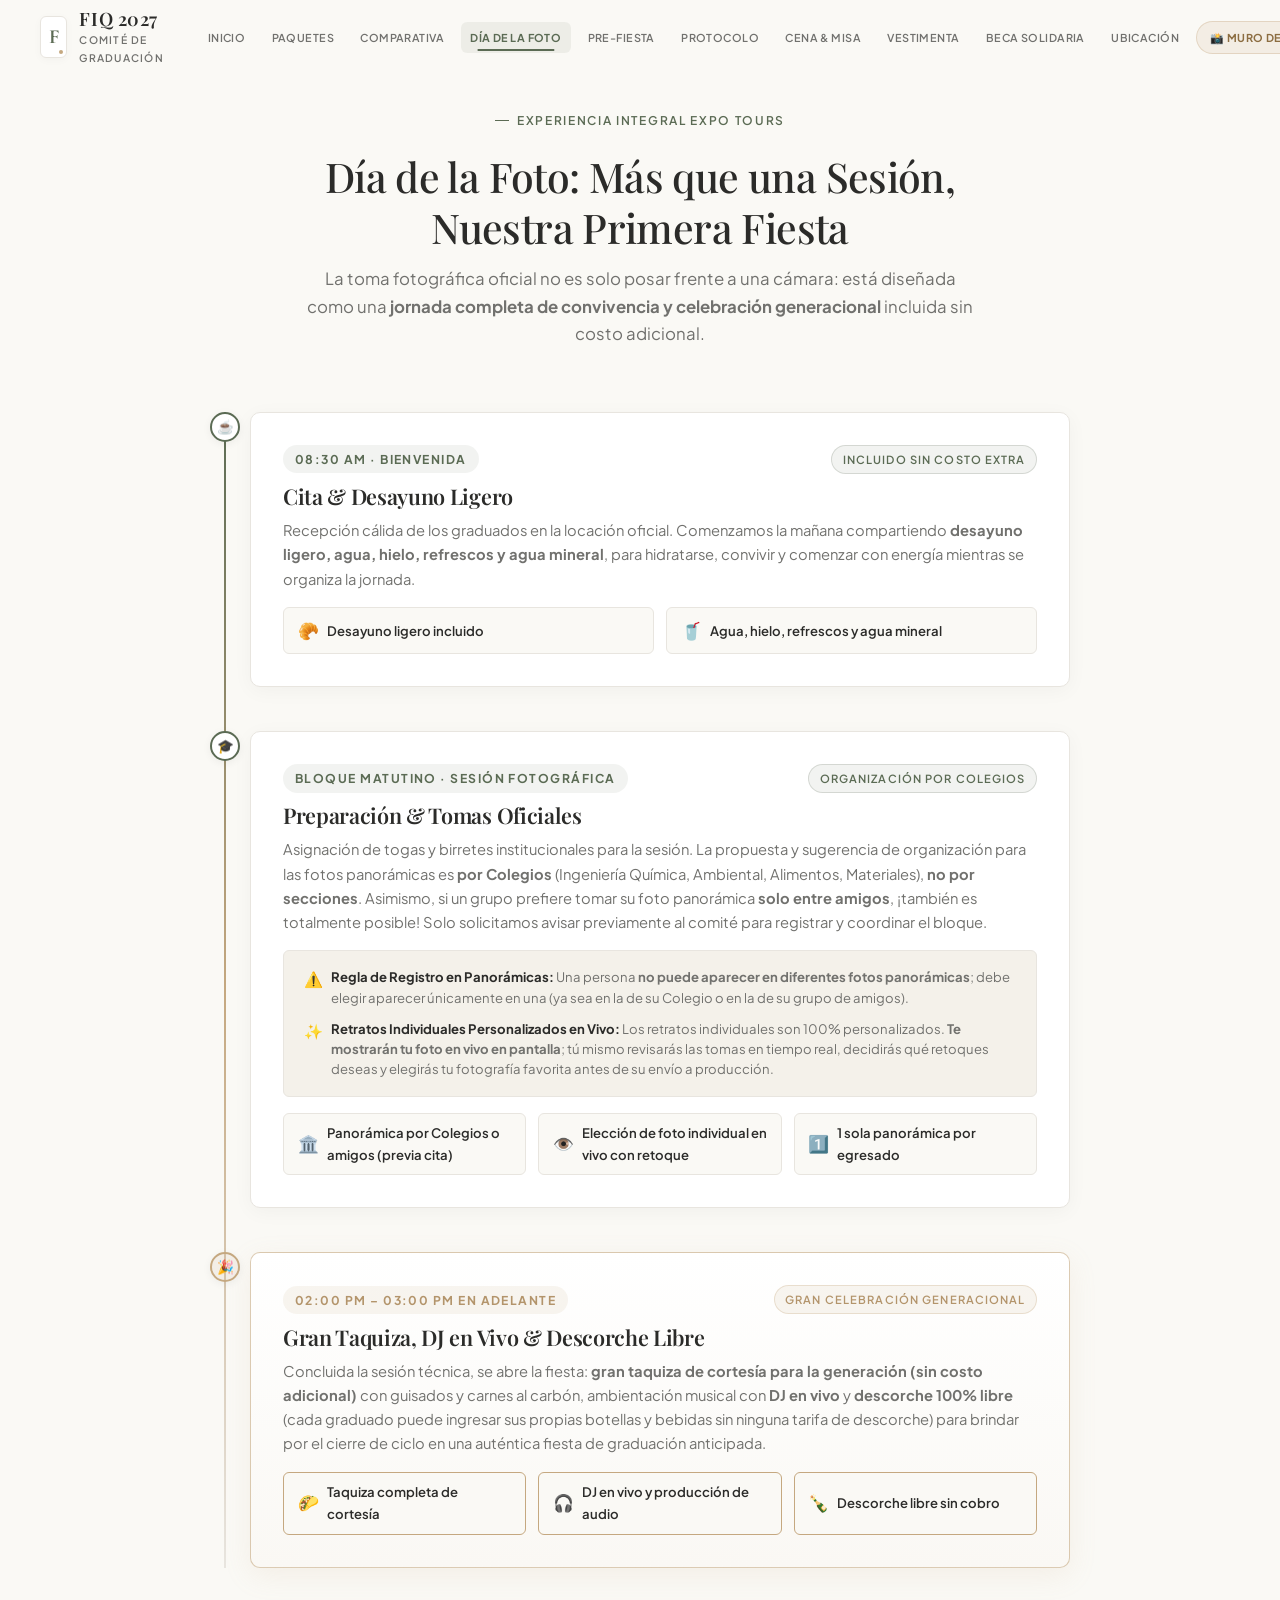
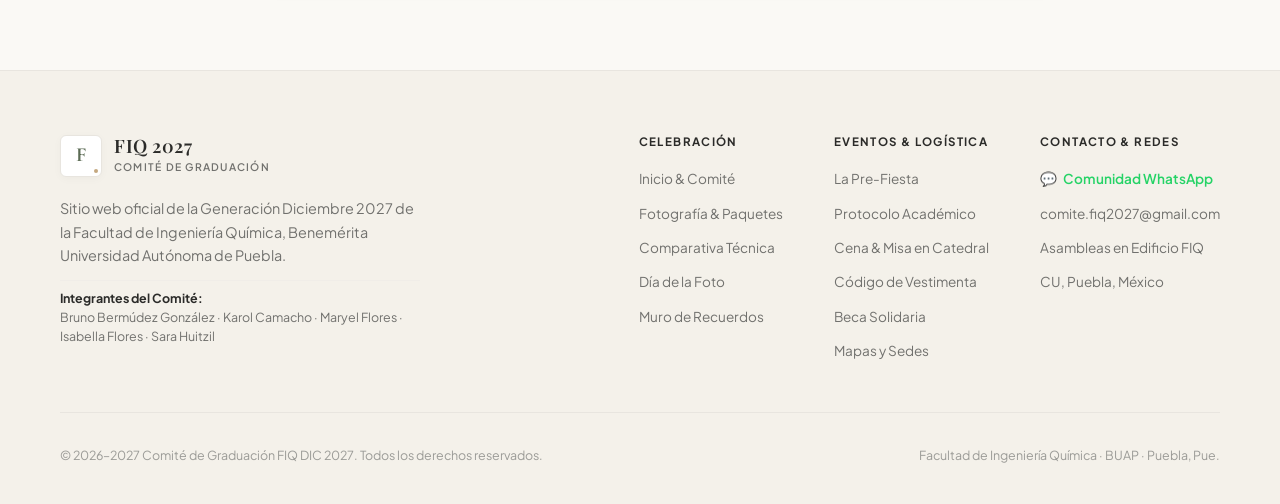
<file: dia-de-la-foto.html>
<!DOCTYPE html>
<html lang="es">
<head>
  <meta charset="UTF-8">
  <meta name="viewport" content="width=device-width, initial-scale=1.0">
  <meta http-equiv="X-UA-Compatible" content="IE=edge">
  
  <!-- SEO y Metadatos Editoriales -->
  <title>Día de la Foto Oficial | Graduación FIQ Diciembre 2027</title>
  <meta name="description" content="Itinerario hora por hora de la sesión fotográfica oficial, amenidades, mariachi y brindis generacional.">
  <meta name="theme-color" content="#FAF9F5">

  <!-- Open Graph -->
  <meta property="og:title" content="Día de la Foto Oficial | Graduación FIQ Diciembre 2027">
  <meta property="og:description" content="Itinerario hora por hora de la sesión fotográfica oficial, amenidades, mariachi y brindis generacional.">
  <meta property="og:type" content="website">

  <!-- Tipografía Google Fonts -->
  <link rel="preconnect" href="https://fonts.googleapis.com">
  <link rel="preconnect" href="https://fonts.gstatic.com" crossorigin>
  <link href="https://fonts.googleapis.com/css2?family=Cormorant+Garamond:ital,wght@0,400;0,500;0,600;0,700;1,400&family=Playfair+Display:ital,wght@0,400;0,500;0,600;0,700;1,400&family=Plus+Jakarta+Sans:wght@300;400;500;600;700&display=swap" rel="stylesheet">

  <!-- Hojas de estilos -->
  <link rel="stylesheet" href="css/styles.css">
</head>
<body>

  <!-- ======================================================================
       HEADER Y NAVBAR SUPERIOR (CENTRADO Y MEJOR ORGANIZADO)
       ====================================================================== -->
  <header class="site-header" id="site-header">
    <div class="container navbar">
      
      <!-- Monograma / Logotipo a la izquierda -->
      <a href="index.html" class="brand-link" aria-label="Volver al inicio de Graduación FIQ 2027">
        <div class="brand-monogram">F</div>
        <div class="brand-info">
          <span class="brand-title">FIQ 2027</span>
          <span class="brand-subtitle">Comité de Graduación</span>
        </div>
      </a>

      <!-- Botón de apertura para dispositivos móviles -->
      <button class="mobile-toggle" id="mobile-toggle" aria-label="Abrir menú de navegación" aria-expanded="false" aria-controls="primary-nav">
        <span class="hamburger-line"></span>
        <span class="hamburger-line"></span>
        <span class="hamburger-line"></span>
      </button>

      <!-- Menú central de navegación centrado y organizado -->
      <nav class="nav-menu-wrapper" id="primary-nav" aria-label="Navegación principal">
        <ul class="nav-links">
          <li><a href="index.html" class="nav-link">Inicio</a></li>
          <li><a href="paquetes.html" class="nav-link">Paquetes</a></li>
          <li><a href="comparativa.html" class="nav-link">Comparativa</a></li>
          <li><a href="dia-de-la-foto.html" class="nav-link is-active" aria-current="page">Día de la Foto</a></li>
          <li><a href="prefiesta.html" class="nav-link">Pre-Fiesta</a></li>
          <li><a href="protocolo.html" class="nav-link">Protocolo</a></li>
          <li><a href="cena-y-misa.html" class="nav-link">Cena & Misa</a></li>
          <li><a href="vestimenta.html" class="nav-link">Vestimenta</a></li>
          <li><a href="beca-solidaria.html" class="nav-link">Beca Solidaria</a></li>
          <li><a href="ubicacion.html" class="nav-link">Ubicación</a></li>
          <li><a href="muro-de-recuerdos.html" class="nav-link nav-link-muro">📸 Muro de Recuerdos</a></li>
        </ul>
      </nav>

    </div>
  </header>

  <!-- ======================================================================
       CONTENIDO PRINCIPAL: VISTA INDEPENDIENTE
       ====================================================================== -->
  <main id="main-content">
    <section id="cronograma-foto" class="section">
      <span id="cronograma" class="section-anchor" style="position: absolute; top: calc(-1 * var(--navbar-height));"></span>
      <div class="container">
        
        <div class="section-header">
          <span class="eyebrow">Experiencia Integral Expo Tours</span>
          <h2>Día de la Foto: Más que una Sesión, Nuestra Primera Fiesta</h2>
          <p>
            La toma fotográfica oficial no es solo posar frente a una cámara: está diseñada como una 
            <strong>jornada completa de convivencia y celebración generacional</strong> incluida sin costo adicional.
          </p>
        </div>

        <!-- Timeline Editorial del Día de la Foto -->
        <div class="timeline-editorial">

          <!-- Hito 1: Cita y Desayuno -->
          <div class="timeline-step">
            <div class="timeline-marker" aria-hidden="true">☕</div>
            <div class="timeline-card">
              <div class="timeline-header-line">
                <span class="timeline-time-badge">08:30 AM · Bienvenida</span>
                <span class="badge badge-sage">Incluido sin costo extra</span>
              </div>
              <h3 class="timeline-title">Cita &amp; Desayuno Ligero</h3>
              <p class="timeline-desc">
                Recepción cálida de los graduados en la locación oficial. Comenzamos la mañana compartiendo 
                <strong>desayuno ligero, agua, hielo, refrescos y agua mineral</strong>, 
                para hidratarse, convivir y comenzar con energía mientras se organiza la jornada.
              </p>
              <div class="timeline-perks-grid">
                <div class="timeline-perk">
                  <span class="perk-icon">🥐</span>
                  <span>Desayuno ligero incluido</span>
                </div>
                <div class="timeline-perk">
                  <span class="perk-icon">🥤</span>
                  <span>Agua, hielo, refrescos y agua mineral</span>
                </div>
              </div>
            </div>
          </div>

          <!-- Hito 2: Preparación y Tomas Oficiales -->
          <div class="timeline-step">
            <div class="timeline-marker" aria-hidden="true">🎓</div>
            <div class="timeline-card">
              <div class="timeline-header-line">
                <span class="timeline-time-badge">Bloque Matutino · Sesión Fotográfica</span>
                <span class="badge badge-sage">Organización por Colegios</span>
              </div>
              <h3 class="timeline-title">Preparación &amp; Tomas Oficiales</h3>
              <p class="timeline-desc">
                Asignación de togas y birretes institucionales para la sesión. 
                La propuesta y sugerencia de organización para las fotos panorámicas es <strong>por Colegios</strong> (Ingeniería Química, Ambiental, Alimentos, Materiales), 
                <strong>no por secciones</strong>. 
                Asimismo, si un grupo prefiere tomar su foto panorámica <strong>solo entre amigos</strong>, ¡también es totalmente posible! Solo solicitamos avisar previamente al comité para registrar y coordinar el bloque.
              </p>

              <!-- Reglas de Panorámica y Retratos en Vivo -->
              <div style="background-color: var(--color-bg-surface-alt); border: 1px solid var(--color-border); border-radius: var(--radius-sm); padding: 1rem 1.25rem; margin: 1rem 0; font-size: 0.82rem; line-height: 1.55;">
                <div style="display: flex; align-items: flex-start; gap: 0.5rem; margin-bottom: 0.65rem;">
                  <span style="color: #B45309; font-weight: 700; font-size: 0.95rem;">⚠️</span>
                  <div>
                    <strong style="color: var(--color-text-main);">Regla de Registro en Panorámicas:</strong>
                    <span style="color: var(--color-text-muted);">Una persona <strong>no puede aparecer en diferentes fotos panorámicas</strong>; debe elegir aparecer únicamente en una (ya sea en la de su Colegio o en la de su grupo de amigos).</span>
                  </div>
                </div>
                <div style="display: flex; align-items: flex-start; gap: 0.5rem;">
                  <span style="color: var(--color-sage); font-weight: 700; font-size: 0.95rem;">✨</span>
                  <div>
                    <strong style="color: var(--color-text-main);">Retratos Individuales Personalizados en Vivo:</strong>
                    <span style="color: var(--color-text-muted);">Los retratos individuales son 100% personalizados. <strong>Te mostrarán tu foto en vivo en pantalla</strong>; tú mismo revisarás las tomas en tiempo real, decidirás qué retoques deseas y elegirás tu fotografía favorita antes de su envío a producción.</span>
                  </div>
                </div>
              </div>

              <div class="timeline-perks-grid">
                <div class="timeline-perk">
                  <span class="perk-icon">🏛️</span>
                  <span>Panorámica por Colegios o amigos (previa cita)</span>
                </div>
                <div class="timeline-perk">
                  <span class="perk-icon">👁️</span>
                  <span>Elección de foto individual en vivo con retoque</span>
                </div>
                <div class="timeline-perk">
                  <span class="perk-icon">1️⃣</span>
                  <span>1 sola panorámica por egresado</span>
                </div>
              </div>
            </div>
          </div>

          <!-- Hito 3: Taquiza, Fiesta y Descorche Libre -->
          <div class="timeline-step is-party">
            <div class="timeline-marker" aria-hidden="true">🎉</div>
            <div class="timeline-card is-festive">
              <div class="timeline-header-line">
                <span class="timeline-time-badge">02:00 PM – 03:00 PM en adelante</span>
                <span class="badge badge-gold">Gran Celebración Generacional</span>
              </div>
              <h3 class="timeline-title">Gran Taquiza, DJ en Vivo &amp; Descorche Libre</h3>
              <p class="timeline-desc">
                Concluida la sesión técnica, se abre la fiesta: <strong>gran taquiza de cortesía para la generación (sin costo adicional)</strong> 
                con guisados y carnes al carbón, ambientación musical con <strong>DJ en vivo</strong> y 
                <strong>descorche 100% libre</strong> (cada graduado puede ingresar sus propias botellas y bebidas sin ninguna tarifa de descorche) 
                para brindar por el cierre de ciclo en una auténtica fiesta de graduación anticipada.
              </p>
              <div class="timeline-perks-grid">
                <div class="timeline-perk" style="border-color: var(--color-gold);">
                  <span class="perk-icon">🌮</span>
                  <span>Taquiza completa de cortesía</span>
                </div>
                <div class="timeline-perk" style="border-color: var(--color-gold);">
                  <span class="perk-icon">🎧</span>
                  <span>DJ en vivo y producción de audio</span>
                </div>
                <div class="timeline-perk" style="border-color: var(--color-gold);">
                  <span class="perk-icon">🍾</span>
                  <span>Descorche libre sin cobro</span>
                </div>
              </div>
            </div>
          </div>

        </div>

      </div>
    </section>

  </main>

  <!-- ======================================================================
       FOOTER EDITORIAL PERSISTENTE
       ====================================================================== -->
  <footer class="site-footer">
    <div class="container">
      <div class="footer-top">
        <div class="footer-brand">
          <div class="brand-link" style="margin-bottom: 0.5rem;">
            <div class="brand-monogram">F</div>
            <div class="brand-info">
              <span class="brand-title">FIQ 2027</span>
              <span class="brand-subtitle">Comité de Graduación</span>
            </div>
          </div>
          <p>
            Sitio web oficial de la Generación Diciembre 2027 de la Facultad de Ingeniería Química, Benemérita Universidad Autónoma de Puebla.
          </p>
          <div style="margin-top: 0.75rem; font-size: 0.78rem; color: var(--color-text-muted); line-height: 1.5; border-top: 1px solid var(--color-border-subtle); padding-top: 0.5rem;">
            <strong style="color: var(--color-text-main);">Integrantes del Comité:</strong><br>
            Bruno Bermúdez González · Karol Camacho · Maryel Flores · Isabella Flores · Sara Huitzil
          </div>
        </div>

        <div class="footer-nav">
          <div class="footer-col">
            <h5>Celebración</h5>
            <ul>
              <li><a href="index.html">Inicio &amp; Comité</a></li>
              <li><a href="paquetes.html">Fotografía &amp; Paquetes</a></li>
              <li><a href="comparativa.html">Comparativa Técnica</a></li>
              <li><a href="dia-de-la-foto.html">Día de la Foto</a></li>
              <li><a href="muro-de-recuerdos.html">Muro de Recuerdos</a></li>
            </ul>
          </div>

          <div class="footer-col">
            <h5>Eventos &amp; Logística</h5>
            <ul>
              <li><a href="prefiesta.html">La Pre-Fiesta</a></li>
              <li><a href="protocolo.html">Protocolo Académico</a></li>
              <li><a href="cena-y-misa.html">Cena &amp; Misa en Catedral</a></li>
              <li><a href="vestimenta.html">Código de Vestimenta</a></li>
              <li><a href="beca-solidaria.html">Beca Solidaria</a></li>
              <li><a href="ubicacion.html">Mapas y Sedes</a></li>
            </ul>
          </div>

          <div class="footer-col">
            <h5>Contacto &amp; Redes</h5>
            <ul>
              <li>
                <a href="https://chat.whatsapp.com/Jef0yfLLTsxL3fnGDl4Apw" target="_blank" rel="noopener noreferrer" style="color: #25D366; font-weight: 600; display: inline-flex; align-items: center; gap: 0.35rem;">
                  <span>💬</span> Comunidad WhatsApp
                </a>
              </li>
              <li><a href="mailto:comite.fiq2027@gmail.com">comite.fiq2027@gmail.com</a></li>
              <li><a href="ubicacion.html">Asambleas en Edificio FIQ</a></li>
              <li><a href="ubicacion.html">CU, Puebla, México</a></li>
            </ul>
          </div>
        </div>
      </div>

      <div class="footer-bottom">
        <span>© 2026–2027 Comité de Graduación FIQ DIC 2027. Todos los derechos reservados.</span>
        <span>Facultad de Ingeniería Química · BUAP · Puebla, Pue.</span>
      </div>
    </div>
  </footer>

  <!-- Script interactivo de navegación y eventos -->
  <script src="js/main.js"></script>
</body>
</html>
</file>
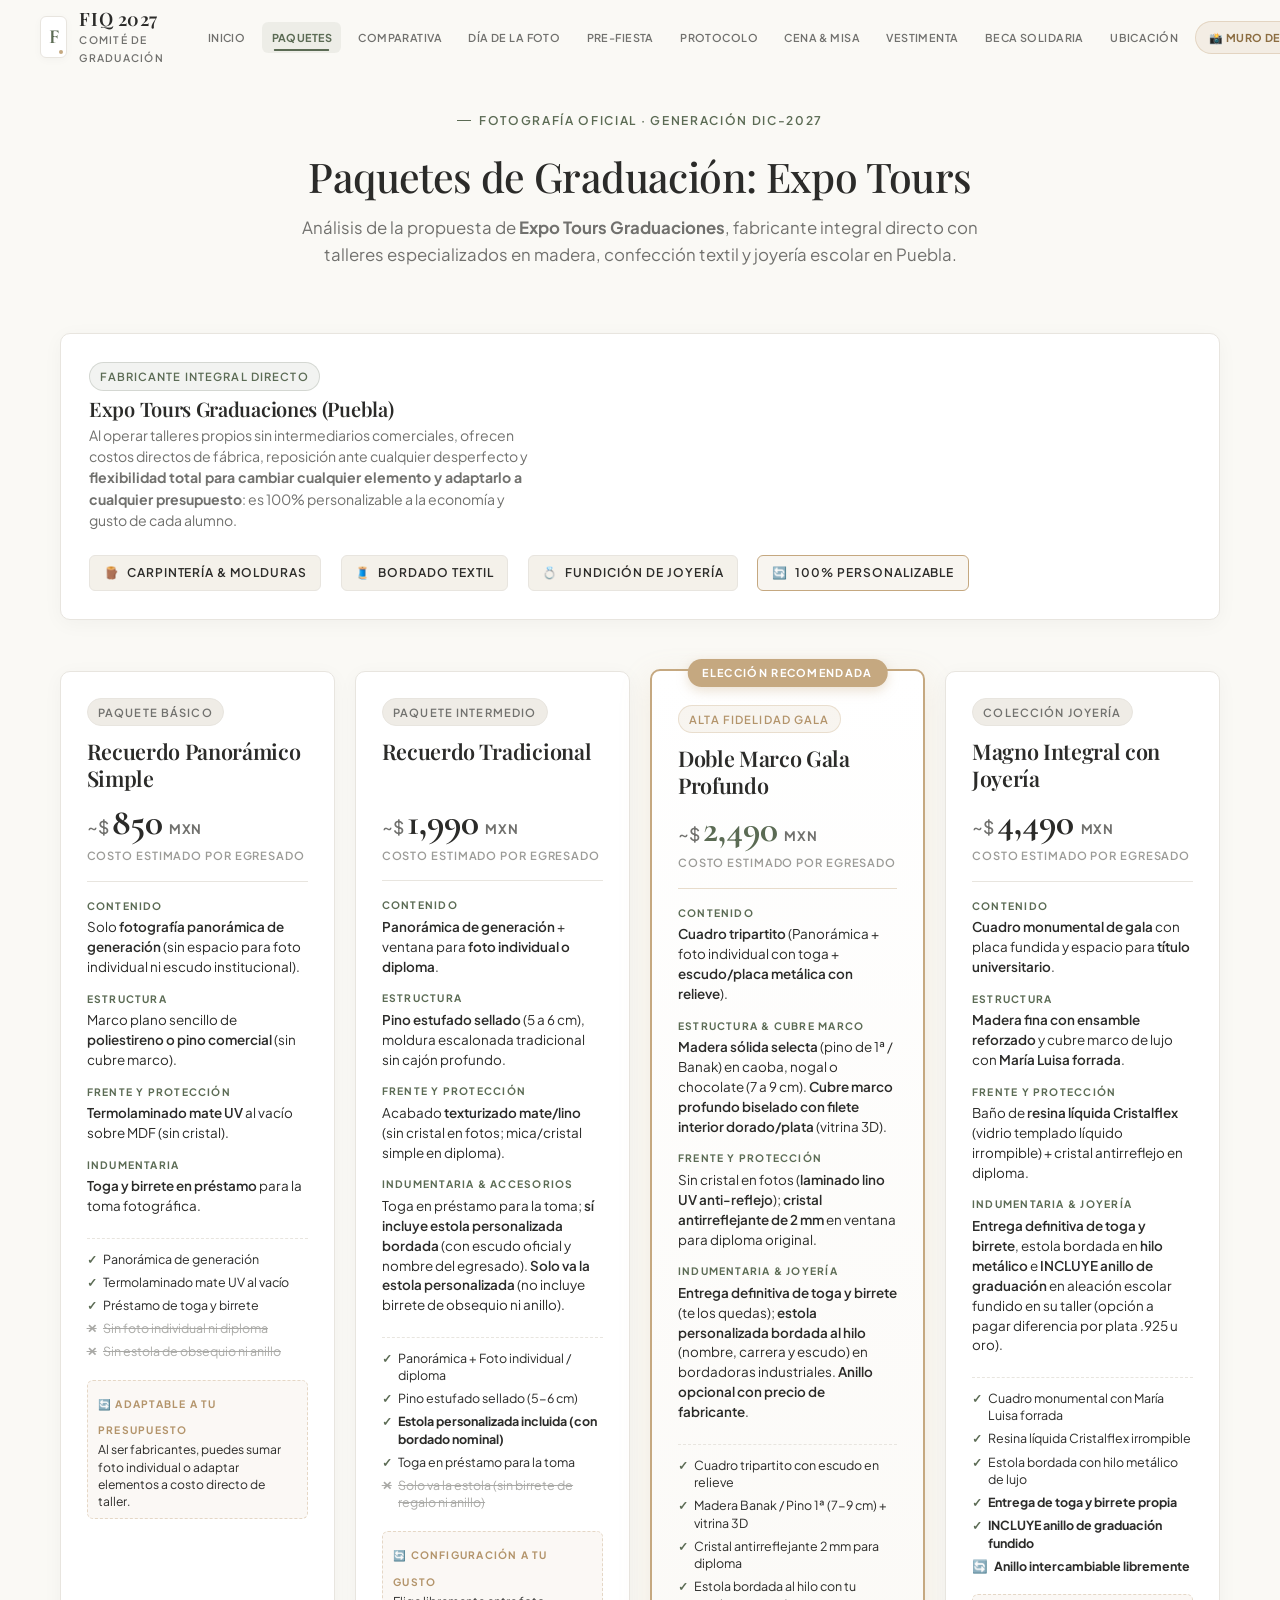
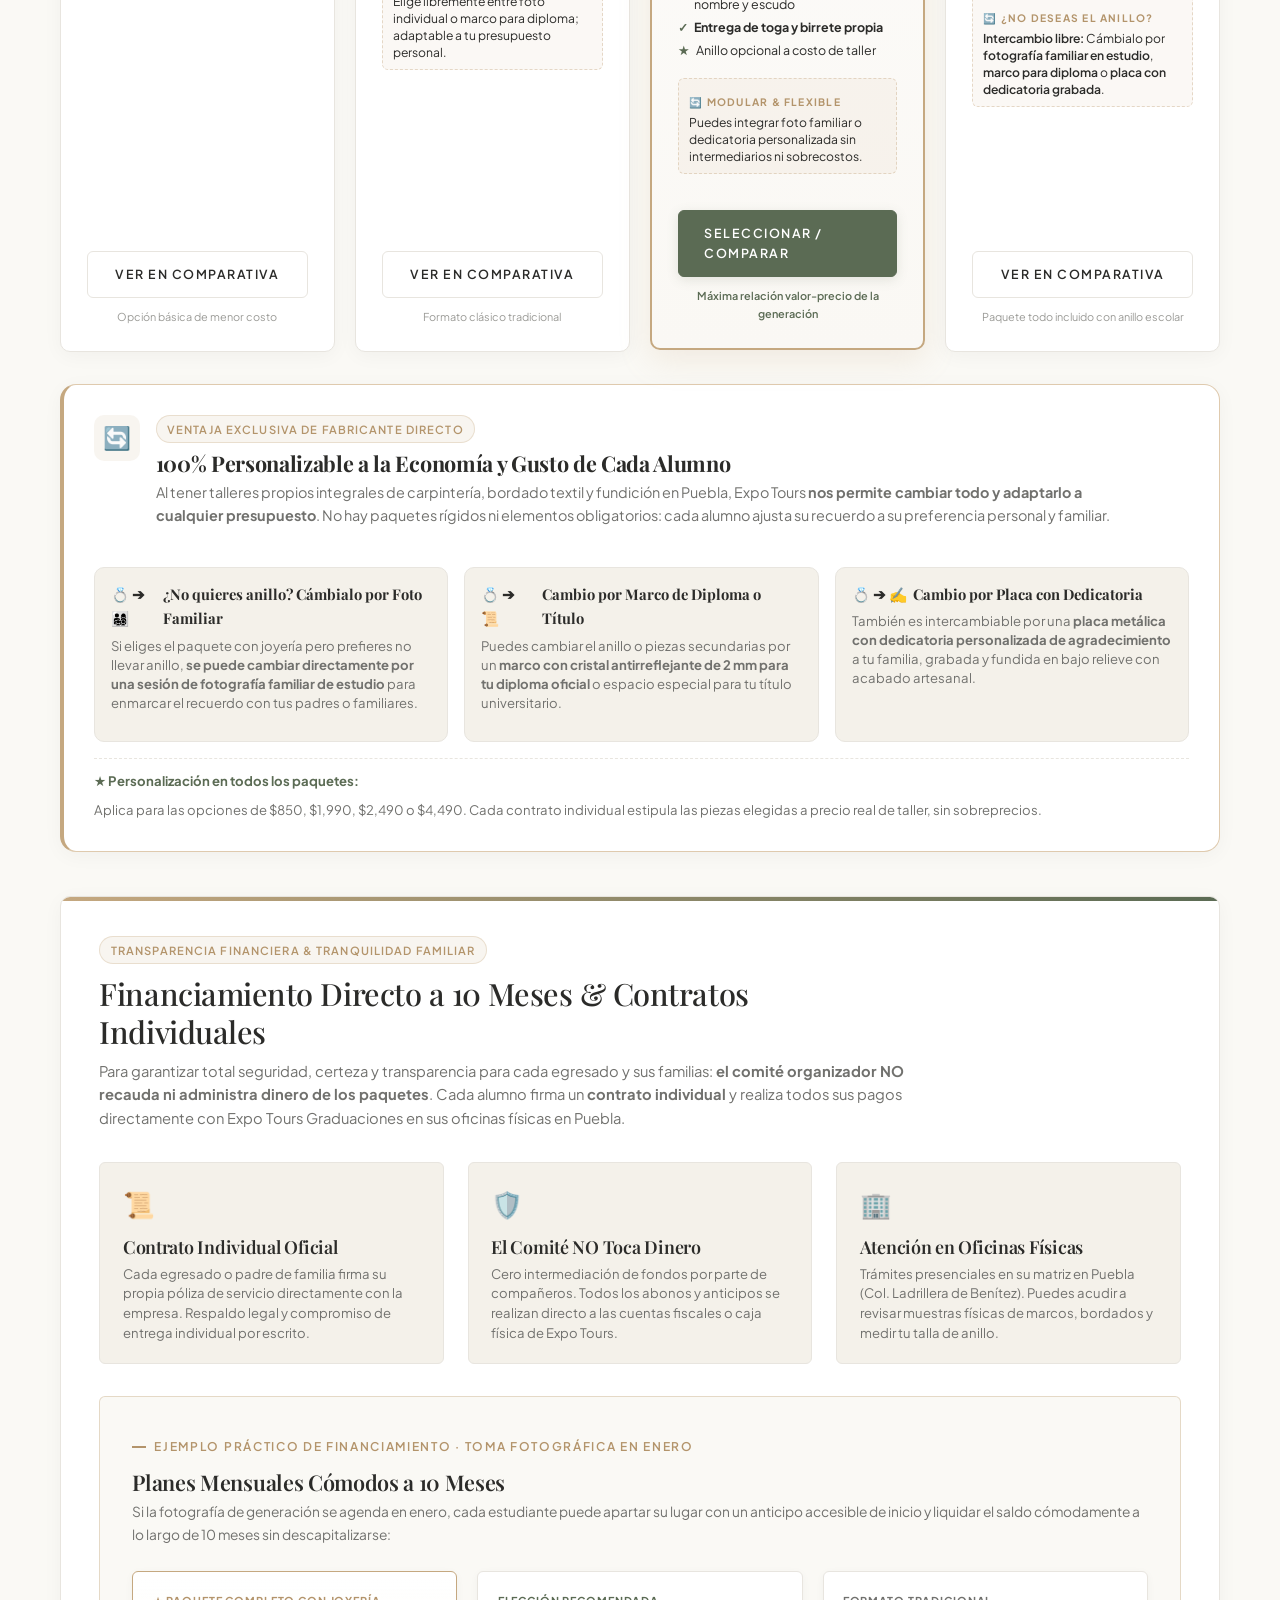
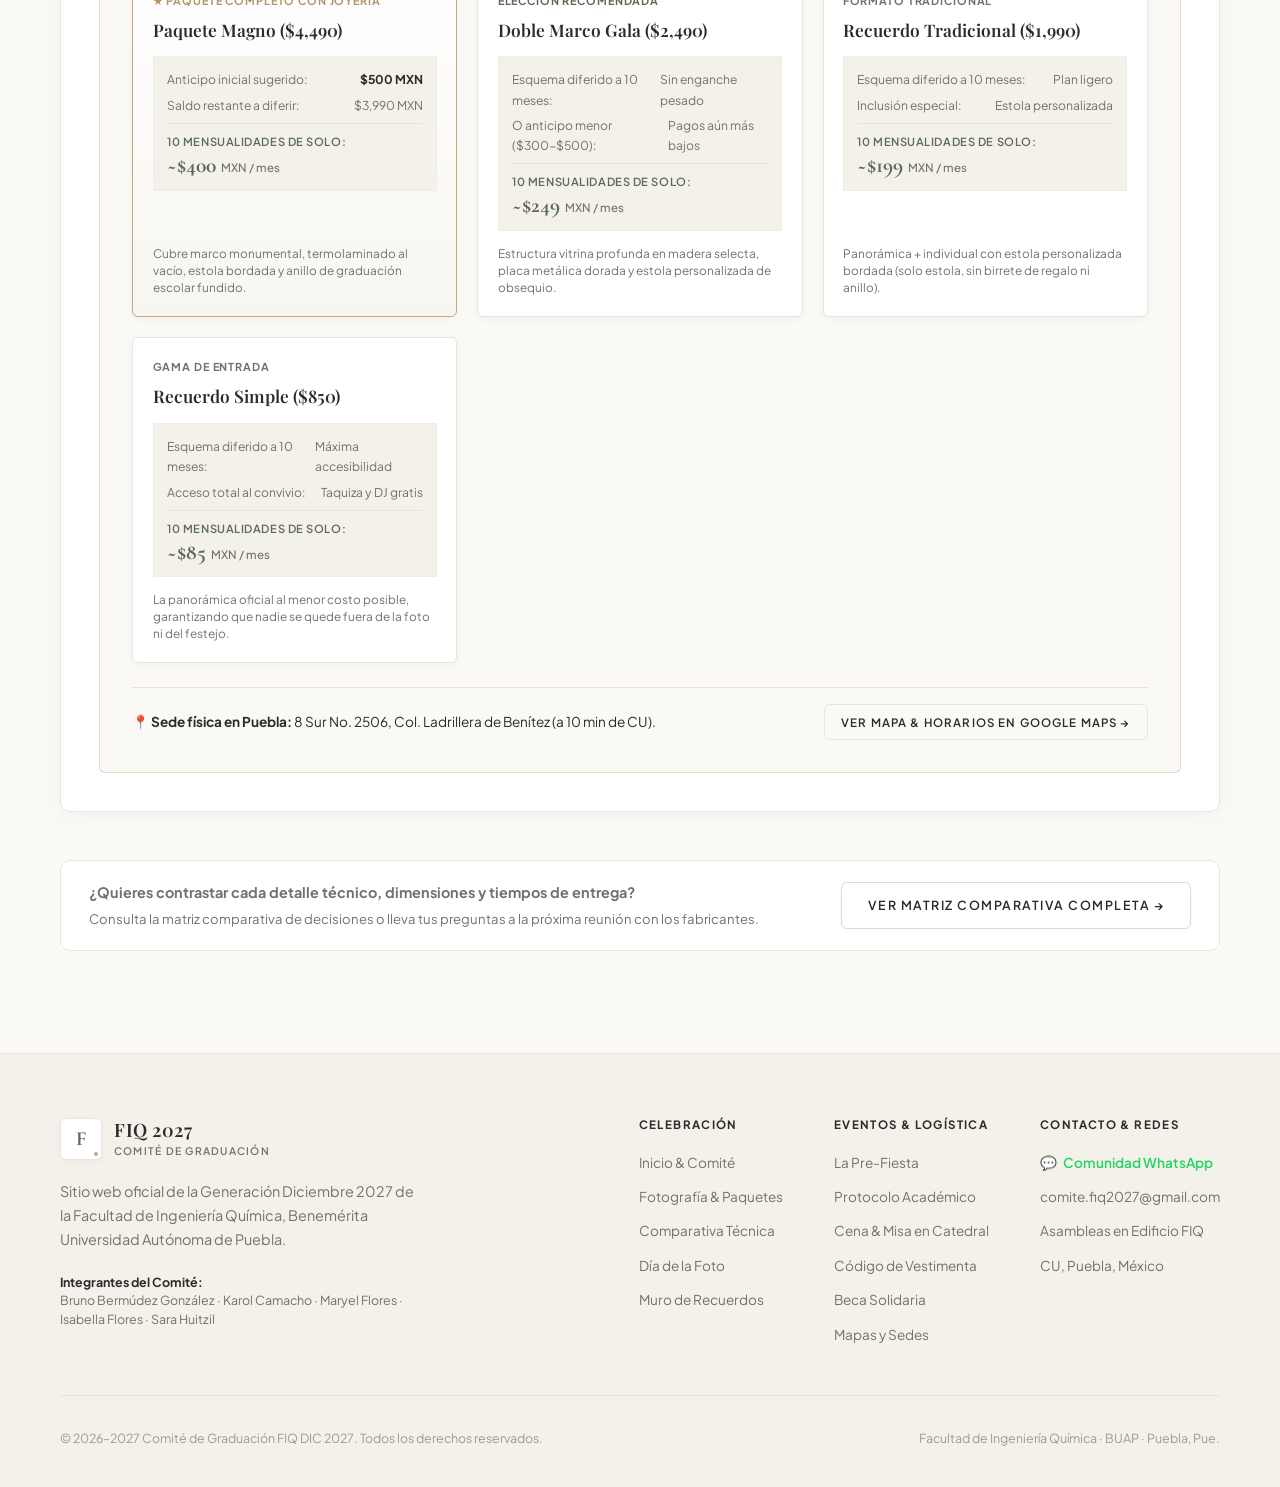
<file: paquetes.html>
<!DOCTYPE html>
<html lang="es">
<head>
  <meta charset="UTF-8">
  <meta name="viewport" content="width=device-width, initial-scale=1.0">
  <meta http-equiv="X-UA-Compatible" content="IE=edge">
  
  <!-- SEO y Metadatos Editoriales -->
  <title>Paquetes de Fotografía Oficial | Graduación FIQ Diciembre 2027</title>
  <meta name="description" content="Paquetes de fotografía, togas, marcos y panorámicas de graduación con Expo Tours para la Generación FIQ 2027.">
  <meta name="theme-color" content="#FAF9F5">

  <!-- Open Graph -->
  <meta property="og:title" content="Paquetes de Fotografía Oficial | Graduación FIQ Diciembre 2027">
  <meta property="og:description" content="Paquetes de fotografía, togas, marcos y panorámicas de graduación con Expo Tours para la Generación FIQ 2027.">
  <meta property="og:type" content="website">

  <!-- Tipografía Google Fonts -->
  <link rel="preconnect" href="https://fonts.googleapis.com">
  <link rel="preconnect" href="https://fonts.gstatic.com" crossorigin>
  <link href="https://fonts.googleapis.com/css2?family=Cormorant+Garamond:ital,wght@0,400;0,500;0,600;0,700;1,400&family=Playfair+Display:ital,wght@0,400;0,500;0,600;0,700;1,400&family=Plus+Jakarta+Sans:wght@300;400;500;600;700&display=swap" rel="stylesheet">

  <!-- Hojas de estilos -->
  <link rel="stylesheet" href="css/styles.css">
</head>
<body>

  <!-- ======================================================================
       HEADER Y NAVBAR SUPERIOR (CENTRADO Y MEJOR ORGANIZADO)
       ====================================================================== -->
  <header class="site-header" id="site-header">
    <div class="container navbar">
      
      <!-- Monograma / Logotipo a la izquierda -->
      <a href="index.html" class="brand-link" aria-label="Volver al inicio de Graduación FIQ 2027">
        <div class="brand-monogram">F</div>
        <div class="brand-info">
          <span class="brand-title">FIQ 2027</span>
          <span class="brand-subtitle">Comité de Graduación</span>
        </div>
      </a>

      <!-- Botón de apertura para dispositivos móviles -->
      <button class="mobile-toggle" id="mobile-toggle" aria-label="Abrir menú de navegación" aria-expanded="false" aria-controls="primary-nav">
        <span class="hamburger-line"></span>
        <span class="hamburger-line"></span>
        <span class="hamburger-line"></span>
      </button>

      <!-- Menú central de navegación centrado y organizado -->
      <nav class="nav-menu-wrapper" id="primary-nav" aria-label="Navegación principal">
        <ul class="nav-links">
          <li><a href="index.html" class="nav-link">Inicio</a></li>
          <li><a href="paquetes.html" class="nav-link is-active" aria-current="page">Paquetes</a></li>
          <li><a href="comparativa.html" class="nav-link">Comparativa</a></li>
          <li><a href="dia-de-la-foto.html" class="nav-link">Día de la Foto</a></li>
          <li><a href="prefiesta.html" class="nav-link">Pre-Fiesta</a></li>
          <li><a href="protocolo.html" class="nav-link">Protocolo</a></li>
          <li><a href="cena-y-misa.html" class="nav-link">Cena & Misa</a></li>
          <li><a href="vestimenta.html" class="nav-link">Vestimenta</a></li>
          <li><a href="beca-solidaria.html" class="nav-link">Beca Solidaria</a></li>
          <li><a href="ubicacion.html" class="nav-link">Ubicación</a></li>
          <li><a href="muro-de-recuerdos.html" class="nav-link nav-link-muro">📸 Muro de Recuerdos</a></li>
        </ul>
      </nav>

    </div>
  </header>

  <!-- ======================================================================
       CONTENIDO PRINCIPAL: VISTA INDEPENDIENTE
       ====================================================================== -->
  <main id="main-content">
    <section id="fotografia-paquetes" class="section">
      <span id="fotografia" class="section-anchor" style="position: absolute; top: calc(-1 * var(--navbar-height));"></span>
      <div class="container">
        
        <!-- Encabezado de la Sección -->
        <div class="section-header">
          <span class="eyebrow">Fotografía Oficial · Generación DIC-2027</span>
          <h2>Paquetes de Graduación: Expo Tours</h2>
          <p>
            Análisis de la propuesta de <strong>Expo Tours Graduaciones</strong>, fabricante integral directo con talleres especializados en madera, confección textil y joyería escolar en Puebla.
          </p>
        </div>

        <!-- Banner de Fabricante Directo (Expo Tours Graduaciones) -->
        <div class="manufacturer-banner">
          <div class="manufacturer-info">
            <span class="badge badge-sage" style="margin-bottom: 0.35rem;">Fabricante Integral Directo</span>
            <h3 class="manufacturer-title">Expo Tours Graduaciones (Puebla)</h3>
            <p class="manufacturer-desc">
              Al operar talleres propios sin intermediarios comerciales, ofrecen costos directos de fábrica, reposición ante cualquier desperfecto y <strong>flexibilidad total para cambiar cualquier elemento y adaptarlo a cualquier presupuesto</strong>: es 100% personalizable a la economía y gusto de cada alumno.
            </p>
          </div>
          <div class="manufacturer-pillars">
            <div class="pillar-item">
              <span class="pillar-icon">🪵</span>
              <span>Carpintería &amp; Molduras</span>
            </div>
            <div class="pillar-item">
              <span class="pillar-icon">🧵</span>
              <span>Bordado Textil</span>
            </div>
            <div class="pillar-item">
              <span class="pillar-icon">💍</span>
              <span>Fundición de Joyería</span>
            </div>
            <div class="pillar-item" style="border-color: var(--color-gold); background-color: var(--color-gold-tint);">
              <span class="pillar-icon">🔄</span>
              <span>100% Personalizable</span>
            </div>
          </div>
        </div>

        <!-- Grid de los 4 Paquetes Comparativos -->
        <div class="grid-packages">

          <!-- 1. Paquete Básico (~$850 MXN) -->
          <div class="card-package">
            <div>
              <div class="package-header">
                <div class="package-badge-wrap">
                  <span class="badge badge-subtle">Paquete Básico</span>
                </div>
                <h3 class="package-name">Recuerdo Panorámico Simple</h3>
                <div class="package-price-wrap">
                  <div class="package-price-main">
                    <span class="package-approx">~$</span>
                    <span class="package-amount">850</span>
                    <span class="package-currency">MXN</span>
                  </div>
                  <span class="package-period">Costo estimado por egresado</span>
                </div>
              </div>

              <hr class="package-divider">

              <!-- Especificaciones Obligatorias -->
              <div class="package-specs">
                <div class="spec-item">
                  <span class="spec-label">Contenido</span>
                  <p class="spec-value">Solo <strong>fotografía panorámica de generación</strong> (sin espacio para foto individual ni escudo institucional).</p>
                </div>

                <div class="spec-item">
                  <span class="spec-label">Estructura</span>
                  <p class="spec-value">Marco plano sencillo de <strong>poliestireno o pino comercial</strong> (sin cubre marco).</p>
                </div>

                <div class="spec-item">
                  <span class="spec-label">Frente y Protección</span>
                  <p class="spec-value"><strong>Termolaminado mate UV</strong> al vacío sobre MDF (sin cristal).</p>
                </div>

                <div class="spec-item">
                  <span class="spec-label">Indumentaria</span>
                  <p class="spec-value"><strong>Toga y birrete en préstamo</strong> para la toma fotográfica.</p>
                </div>

                <div class="package-checklist">
                  <div class="check-item"><span class="check-yes">✓</span><span>Panorámica de generación</span></div>
                  <div class="check-item"><span class="check-yes">✓</span><span>Termolaminado mate UV al vacío</span></div>
                  <div class="check-item"><span class="check-yes">✓</span><span>Préstamo de toga y birrete</span></div>
                  <div class="check-item is-disabled"><span class="check-no">✕</span><span>Sin foto individual ni diploma</span></div>
                  <div class="check-item is-disabled"><span class="check-no">✕</span><span>Sin estola de obsequio ni anillo</span></div>
                </div>

                <div class="spec-exchange-note">
                  <span class="spec-label" style="color: var(--color-gold-hover);">🔄 Adaptable a tu presupuesto</span>
                  <p class="spec-value" style="font-size: 0.76rem; margin: 0; line-height: 1.4;">
                    Al ser fabricantes, puedes sumar foto individual o adaptar elementos a costo directo de taller.
                  </p>
                </div>
              </div>
            </div>

            <div class="package-footer">
              <a href="comparativa.html" class="btn btn-secondary">Ver en Comparativa</a>
              <p class="package-footer-note">Opción básica de menor costo</p>
            </div>
          </div>

          <!-- 2. Paquete Intermedio (~$1,990 MXN) -->
          <div class="card-package">
            <div>
              <div class="package-header">
                <div class="package-badge-wrap">
                  <span class="badge badge-subtle">Paquete Intermedio</span>
                </div>
                <h3 class="package-name">Recuerdo Tradicional</h3>
                <div class="package-price-wrap">
                  <div class="package-price-main">
                    <span class="package-approx">~$</span>
                    <span class="package-amount">1,990</span>
                    <span class="package-currency">MXN</span>
                  </div>
                  <span class="package-period">Costo estimado por egresado</span>
                </div>
              </div>

              <hr class="package-divider">

              <!-- Especificaciones Obligatorias -->
              <div class="package-specs">
                <div class="spec-item">
                  <span class="spec-label">Contenido</span>
                  <p class="spec-value"><strong>Panorámica de generación</strong> + ventana para <strong>foto individual o diploma</strong>.</p>
                </div>

                <div class="spec-item">
                  <span class="spec-label">Estructura</span>
                  <p class="spec-value"><strong>Pino estufado sellado</strong> (5 a 6 cm), moldura escalonada tradicional sin cajón profundo.</p>
                </div>

                <div class="spec-item">
                  <span class="spec-label">Frente y Protección</span>
                  <p class="spec-value">Acabado <strong>texturizado mate/lino</strong> (sin cristal en fotos; mica/cristal simple en diploma).</p>
                </div>

                <div class="spec-item">
                  <span class="spec-label">Indumentaria &amp; Accesorios</span>
                  <p class="spec-value">Toga en préstamo para la toma; <strong>sí incluye estola personalizada bordada</strong> (con escudo oficial y nombre del egresado). <strong>Solo va la estola personalizada</strong> (no incluye birrete de obsequio ni anillo).</p>
                </div>

                <div class="package-checklist">
                  <div class="check-item"><span class="check-yes">✓</span><span>Panorámica + Foto individual / diploma</span></div>
                  <div class="check-item"><span class="check-yes">✓</span><span>Pino estufado sellado (5-6 cm)</span></div>
                  <div class="check-item"><span class="check-yes">✓</span><span><strong>Estola personalizada incluida (con bordado nominal)</strong></span></div>
                  <div class="check-item"><span class="check-yes">✓</span><span>Toga en préstamo para la toma</span></div>
                  <div class="check-item is-disabled"><span class="check-no">✕</span><span>Solo va la estola (sin birrete de regalo ni anillo)</span></div>
                </div>

                <div class="spec-exchange-note">
                  <span class="spec-label" style="color: var(--color-gold-hover);">🔄 Configuración a tu gusto</span>
                  <p class="spec-value" style="font-size: 0.76rem; margin: 0; line-height: 1.4;">
                    Elige libremente entre foto individual o marco para diploma; adaptable a tu presupuesto personal.
                  </p>
                </div>
              </div>
            </div>

            <div class="package-footer">
              <a href="comparativa.html" class="btn btn-secondary">Ver en Comparativa</a>
              <p class="package-footer-note">Formato clásico tradicional</p>
            </div>
          </div>

          <!-- 3. Paquete Gala Doble Marco (~$2,490 MXN) [DESTACADO] -->
          <div class="card-package is-featured">
            <div class="recommended-ribbon">Elección Recomendada</div>
            <div>
              <div class="package-header" style="margin-top: 0.5rem;">
                <div class="package-badge-wrap">
                  <span class="badge badge-gold">Alta Fidelidad Gala</span>
                </div>
                <h3 class="package-name">Doble Marco Gala Profundo</h3>
                <div class="package-price-wrap">
                  <div class="package-price-main">
                    <span class="package-approx">~$</span>
                    <span class="package-amount">2,490</span>
                    <span class="package-currency">MXN</span>
                  </div>
                  <span class="package-period">Costo estimado por egresado</span>
                </div>
              </div>

              <hr class="package-divider" style="background-color: rgba(197, 168, 128, 0.4);">

              <!-- Especificaciones Obligatorias -->
              <div class="package-specs">
                <div class="spec-item">
                  <span class="spec-label">Contenido</span>
                  <p class="spec-value"><strong>Cuadro tripartito</strong> (Panorámica + foto individual con toga + <strong>escudo/placa metálica con relieve</strong>).</p>
                </div>

                <div class="spec-item">
                  <span class="spec-label">Estructura &amp; Cubre Marco</span>
                  <p class="spec-value"><strong>Madera sólida selecta</strong> (pino de 1ª / Banak) en caoba, nogal o chocolate (7 a 9 cm). <strong>Cubre marco profundo biselado con filete interior dorado/plata</strong> (vitrina 3D).</p>
                </div>

                <div class="spec-item">
                  <span class="spec-label">Frente y Protección</span>
                  <p class="spec-value">Sin cristal en fotos (<strong>laminado lino UV anti-reflejo</strong>); <strong>cristal antirreflejante de 2 mm</strong> en ventana para diploma original.</p>
                </div>

                <div class="spec-item">
                  <span class="spec-label">Indumentaria &amp; Joyería</span>
                  <p class="spec-value"><strong>Entrega definitiva de toga y birrete</strong> (te los quedas); <strong>estola personalizada bordada al hilo</strong> (nombre, carrera y escudo) en bordadoras industriales. <strong>Anillo opcional con precio de fabricante</strong>.</p>
                </div>

                <div class="package-checklist">
                  <div class="check-item"><span class="check-yes">✓</span><span>Cuadro tripartito con escudo en relieve</span></div>
                  <div class="check-item"><span class="check-yes">✓</span><span>Madera Banak / Pino 1ª (7-9 cm) + vitrina 3D</span></div>
                  <div class="check-item"><span class="check-yes">✓</span><span>Cristal antirreflejante 2 mm para diploma</span></div>
                  <div class="check-item"><span class="check-yes">✓</span><span>Estola bordada al hilo con tu nombre y escudo</span></div>
                  <div class="check-item"><span class="check-yes">✓</span><span><strong>Entrega de toga y birrete propia</strong></span></div>
                  <div class="check-item"><span class="check-yes">★</span><span>Anillo opcional a costo de taller</span></div>
                </div>

                <div class="spec-exchange-note">
                  <span class="spec-label" style="color: var(--color-gold-hover);">🔄 Modular &amp; Flexible</span>
                  <p class="spec-value" style="font-size: 0.76rem; margin: 0; line-height: 1.4;">
                    Puedes integrar foto familiar o dedicatoria personalizada sin intermediarios ni sobrecostos.
                  </p>
                </div>
              </div>
            </div>

            <div class="package-footer">
              <a href="comparativa.html" class="btn btn-primary">Seleccionar / Comparar</a>
              <p class="package-footer-note" style="color: var(--color-sage); font-weight: 600;">Máxima relación valor-precio de la generación</p>
            </div>
          </div>

          <!-- 4. Paquete Magno (~$4,490 MXN) -->
          <div class="card-package">
            <div>
              <div class="package-header">
                <div class="package-badge-wrap">
                  <span class="badge badge-subtle">Colección Joyería</span>
                </div>
                <h3 class="package-name">Magno Integral con Joyería</h3>
                <div class="package-price-wrap">
                  <div class="package-price-main">
                    <span class="package-approx">~$</span>
                    <span class="package-amount">4,490</span>
                    <span class="package-currency">MXN</span>
                  </div>
                  <span class="package-period">Costo estimado por egresado</span>
                </div>
              </div>

              <hr class="package-divider">

              <!-- Especificaciones Obligatorias -->
              <div class="package-specs">
                <div class="spec-item">
                  <span class="spec-label">Contenido</span>
                  <p class="spec-value"><strong>Cuadro monumental de gala</strong> con placa fundida y espacio para <strong>título universitario</strong>.</p>
                </div>

                <div class="spec-item">
                  <span class="spec-label">Estructura</span>
                  <p class="spec-value"><strong>Madera fina con ensamble reforzado</strong> y cubre marco de lujo con <strong>María Luisa forrada</strong>.</p>
                </div>

                <div class="spec-item">
                  <span class="spec-label">Frente y Protección</span>
                  <p class="spec-value">Baño de <strong>resina líquida Cristalflex</strong> (vidrio templado líquido irrompible) + cristal antirreflejo en diploma.</p>
                </div>

                <div class="spec-item">
                  <span class="spec-label">Indumentaria &amp; Joyería</span>
                  <p class="spec-value"><strong>Entrega definitiva de toga y birrete</strong>, estola bordada en <strong>hilo metálico</strong> e <strong>INCLUYE anillo de graduación</strong> en aleación escolar fundido en su taller (opción a pagar diferencia por plata .925 u oro).</p>
                </div>

                <div class="package-checklist">
                  <div class="check-item"><span class="check-yes">✓</span><span>Cuadro monumental con María Luisa forrada</span></div>
                  <div class="check-item"><span class="check-yes">✓</span><span>Resina líquida Cristalflex irrompible</span></div>
                  <div class="check-item"><span class="check-yes">✓</span><span>Estola bordada con hilo metálico de lujo</span></div>
                  <div class="check-item"><span class="check-yes">✓</span><span><strong>Entrega de toga y birrete propia</strong></span></div>
                  <div class="check-item"><span class="check-yes">✓</span><span><strong>INCLUYE anillo de graduación fundido</strong></span></div>
                  <div class="check-item"><span class="check-yes">🔄</span><span><strong>Anillo intercambiable libremente</strong></span></div>
                </div>

                <div class="spec-exchange-note">
                  <span class="spec-label" style="color: var(--color-gold-hover);">🔄 ¿No deseas el anillo?</span>
                  <p class="spec-value" style="font-size: 0.76rem; margin: 0; line-height: 1.4;">
                    <strong>Intercambio libre:</strong> Cámbialo por <strong>fotografía familiar en estudio</strong>, <strong>marco para diploma</strong> o <strong>placa con dedicatoria grabada</strong>.
                  </p>
                </div>
              </div>
            </div>

            <div class="package-footer">
              <a href="comparativa.html" class="btn btn-secondary">Ver en Comparativa</a>
              <p class="package-footer-note">Paquete todo incluido con anillo escolar</p>
            </div>
          </div>

        </div>

        <!-- AVISO DE FLEXIBILIDAD Y PERSONALIZACIÓN DE FABRICANTE -->
        <div class="package-customization-notice">
          <div class="customization-notice-header">
            <div class="customization-icon-badge" aria-hidden="true">🔄</div>
            <div>
              <span class="badge badge-gold" style="margin-bottom: 0.35rem;">Ventaja Exclusiva de Fabricante Directo</span>
              <h3 class="customization-title">100% Personalizable a la Economía y Gusto de Cada Alumno</h3>
              <p class="customization-desc">
                Al tener talleres propios integrales de carpintería, bordado textil y fundición en Puebla, Expo Tours <strong>nos permite cambiar todo y adaptarlo a cualquier presupuesto</strong>. No hay paquetes rígidos ni elementos obligatorios: cada alumno ajusta su recuerdo a su preferencia personal y familiar.
              </p>
            </div>
          </div>

          <div class="customization-chips-grid">
            <div class="customization-chip">
              <div class="chip-head">
                <span>💍 ➔ 👨‍👩‍👧‍👦</span>
                <span>¿No quieres anillo? Cámbialo por Foto Familiar</span>
              </div>
              <p class="chip-body">
                Si eliges el paquete con joyería pero prefieres no llevar anillo, <strong>se puede cambiar directamente por una sesión de fotografía familiar de estudio</strong> para enmarcar el recuerdo con tus padres o familiares.
              </p>
            </div>

            <div class="customization-chip">
              <div class="chip-head">
                <span>💍 ➔ 📜</span>
                <span>Cambio por Marco de Diploma o Título</span>
              </div>
              <p class="chip-body">
                Puedes cambiar el anillo o piezas secundarias por un <strong>marco con cristal antirreflejante de 2 mm para tu diploma oficial</strong> o espacio especial para tu título universitario.
              </p>
            </div>

            <div class="customization-chip">
              <div class="chip-head">
                <span>💍 ➔ ✍️</span>
                <span>Cambio por Placa con Dedicatoria</span>
              </div>
              <p class="chip-body">
                También es intercambiable por una <strong>placa metálica con dedicatoria personalizada de agradecimiento</strong> a tu familia, grabada y fundida en bajo relieve con acabado artesanal.
              </p>
            </div>
          </div>

          <div style="font-size: 0.82rem; color: var(--color-text-muted); border-top: 1px dashed var(--color-border); padding-top: 0.65rem; display: flex; align-items: center; gap: 0.5rem; flex-wrap: wrap;">
            <span style="color: var(--color-sage); font-weight: 700;">★ Personalización en todos los paquetes:</span>
            <span>Aplica para las opciones de $850, $1,990, $2,490 o $4,490. Cada contrato individual estipula las piezas elegidas a precio real de taller, sin sobreprecios.</span>
          </div>
        </div>

        <!-- MÓDULO DE FINANCIAMIENTO DIRECTO & CONTRATOS INDIVIDUALES -->
        <div class="financing-banner-card" id="financiamiento">
          <div class="financing-header">
            <div class="financing-header-badge">
              <span class="badge badge-gold">Transparencia Financiera &amp; Tranquilidad Familiar</span>
            </div>
            <h3 class="financing-title">Financiamiento Directo a 10 Meses &amp; Contratos Individuales</h3>
            <p class="financing-subtitle">
              Para garantizar total seguridad, certeza y transparencia para cada egresado y sus familias: 
              <strong>el comité organizador NO recauda ni administra dinero de los paquetes</strong>. 
              Cada alumno firma un <strong>contrato individual</strong> y realiza todos sus pagos directamente con Expo Tours Graduaciones en sus oficinas físicas en Puebla.
            </p>
          </div>

          <!-- Pilares de Certeza -->
          <div class="financing-principles-grid">
            <div class="principle-card">
              <div class="principle-icon">📜</div>
              <h4>Contrato Individual Oficial</h4>
              <p>Cada egresado o padre de familia firma su propia póliza de servicio directamente con la empresa. Respaldo legal y compromiso de entrega individual por escrito.</p>
            </div>
            <div class="principle-card">
              <div class="principle-icon">🛡️</div>
              <h4>El Comité NO Toca Dinero</h4>
              <p>Cero intermediación de fondos por parte de compañeros. Todos los abonos y anticipos se realizan directo a las cuentas fiscales o caja física de Expo Tours.</p>
            </div>
            <div class="principle-card">
              <div class="principle-icon">🏢</div>
              <h4>Atención en Oficinas Físicas</h4>
              <p>Trámites presenciales en su matriz en Puebla (Col. Ladrillera de Benítez). Puedes acudir a revisar muestras físicas de marcos, bordados y medir tu talla de anillo.</p>
            </div>
          </div>

          <!-- Simulador de Planes a 10 Meses -->
          <div class="financing-simulator-box">
            <div class="simulator-header">
              <span class="eyebrow eyebrow-gold">Ejemplo Práctico de Financiamiento · Toma Fotográfica en Enero</span>
              <h4>Planes Mensuales Cómodos a 10 Meses</h4>
              <p>
                Si la fotografía de generación se agenda en enero, cada estudiante puede apartar su lugar con un anticipo accesible de inicio y liquidar el saldo cómodamente a lo largo de 10 meses sin descapitalizarse:
              </p>
            </div>

            <div class="simulator-cards-grid">
              
              <!-- Tarjeta 1: Magno 4490 -->
              <div class="simulator-card is-featured">
                <div>
                  <div class="sim-badge" style="color: var(--color-gold-hover);">★ Paquete Completo con Joyería</div>
                  <div class="sim-pkg-name">Paquete Magno ($4,490)</div>
                  <div class="sim-calc">
                    <div class="sim-row">
                      <span>Anticipo inicial sugerido:</span>
                      <strong>$500 MXN</strong>
                    </div>
                    <div class="sim-row">
                      <span>Saldo restante a diferir:</span>
                      <span>$3,990 MXN</span>
                    </div>
                    <div class="sim-divider"></div>
                    <div class="sim-result">
                      <span class="sim-result-label">10 mensualidades de solo:</span>
                      <span class="sim-result-val">~$400 <small>MXN / mes</small></span>
                    </div>
                  </div>
                </div>
                <p class="sim-note">Cubre marco monumental, termolaminado al vacío, estola bordada y anillo de graduación escolar fundido.</p>
              </div>

              <!-- Tarjeta 2: Gala 2490 -->
              <div class="simulator-card">
                <div>
                  <div class="sim-badge badge-recommended">Elección Recomendada</div>
                  <div class="sim-pkg-name">Doble Marco Gala ($2,490)</div>
                  <div class="sim-calc">
                    <div class="sim-row">
                      <span>Esquema diferido a 10 meses:</span>
                      <span>Sin enganche pesado</span>
                    </div>
                    <div class="sim-row">
                      <span>O anticipo menor ($300-$500):</span>
                      <span>Pagos aún más bajos</span>
                    </div>
                    <div class="sim-divider"></div>
                    <div class="sim-result">
                      <span class="sim-result-label">10 mensualidades de solo:</span>
                      <span class="sim-result-val">~$249 <small>MXN / mes</small></span>
                    </div>
                  </div>
                </div>
                <p class="sim-note">Estructura vitrina profunda en madera selecta, placa metálica dorada y estola personalizada de obsequio.</p>
              </div>

              <!-- Tarjeta 3: Tradicional 1990 -->
              <div class="simulator-card">
                <div>
                  <div class="sim-badge">Formato Tradicional</div>
                  <div class="sim-pkg-name">Recuerdo Tradicional ($1,990)</div>
                  <div class="sim-calc">
                    <div class="sim-row">
                      <span>Esquema diferido a 10 meses:</span>
                      <span>Plan ligero</span>
                    </div>
                    <div class="sim-row">
                      <span>Inclusión especial:</span>
                      <span>Estola personalizada</span>
                    </div>
                    <div class="sim-divider"></div>
                    <div class="sim-result">
                      <span class="sim-result-label">10 mensualidades de solo:</span>
                      <span class="sim-result-val">~$199 <small>MXN / mes</small></span>
                    </div>
                  </div>
                </div>
                <p class="sim-note">Panorámica + individual con estola personalizada bordada (solo estola, sin birrete de regalo ni anillo).</p>
              </div>

              <!-- Tarjeta 4: Básico 850 -->
              <div class="simulator-card">
                <div>
                  <div class="sim-badge">Gama de Entrada</div>
                  <div class="sim-pkg-name">Recuerdo Simple ($850)</div>
                  <div class="sim-calc">
                    <div class="sim-row">
                      <span>Esquema diferido a 10 meses:</span>
                      <span>Máxima accesibilidad</span>
                    </div>
                    <div class="sim-row">
                      <span>Acceso total al convivio:</span>
                      <span>Taquiza y DJ gratis</span>
                    </div>
                    <div class="sim-divider"></div>
                    <div class="sim-result">
                      <span class="sim-result-label">10 mensualidades de solo:</span>
                      <span class="sim-result-val">~$85 <small>MXN / mes</small></span>
                    </div>
                  </div>
                </div>
                <p class="sim-note">La panorámica oficial al menor costo posible, garantizando que nadie se quede fuera de la foto ni del festejo.</p>
              </div>

            </div>

            <!-- Enlace directo a oficinas físicas -->
            <div class="simulator-cta-bar">
              <div>
                <strong>📍 Sede física en Puebla:</strong> 8 Sur No. 2506, Col. Ladrillera de Benítez (a 10 min de CU).
              </div>
              <a href="ubicacion.html" class="btn btn-sm btn-secondary">Ver Mapa &amp; Horarios en Google Maps &rarr;</a>
            </div>
          </div>
        </div>

        <!-- Barra Inferior de Apoyo / Matriz -->
        <div class="photography-bottom-bar">
          <div>
            <p><strong>¿Quieres contrastar cada detalle técnico, dimensiones y tiempos de entrega?</strong></p>
            <p style="font-size: 0.82rem; margin-top: 0.2rem;">Consulta la matriz comparativa de decisiones o lleva tus preguntas a la próxima reunión con los fabricantes.</p>
          </div>
          <a href="comparativa.html" class="btn btn-linen">Ver Matriz Comparativa Completa &rarr;</a>
        </div>

      </div>
    </section>

  </main>

  <!-- ======================================================================
       FOOTER EDITORIAL PERSISTENTE
       ====================================================================== -->
  <footer class="site-footer">
    <div class="container">
      <div class="footer-top">
        <div class="footer-brand">
          <div class="brand-link" style="margin-bottom: 0.5rem;">
            <div class="brand-monogram">F</div>
            <div class="brand-info">
              <span class="brand-title">FIQ 2027</span>
              <span class="brand-subtitle">Comité de Graduación</span>
            </div>
          </div>
          <p>
            Sitio web oficial de la Generación Diciembre 2027 de la Facultad de Ingeniería Química, Benemérita Universidad Autónoma de Puebla.
          </p>
          <div style="margin-top: 0.75rem; font-size: 0.78rem; color: var(--color-text-muted); line-height: 1.5; border-top: 1px solid var(--color-border-subtle); padding-top: 0.5rem;">
            <strong style="color: var(--color-text-main);">Integrantes del Comité:</strong><br>
            Bruno Bermúdez González · Karol Camacho · Maryel Flores · Isabella Flores · Sara Huitzil
          </div>
        </div>

        <div class="footer-nav">
          <div class="footer-col">
            <h5>Celebración</h5>
            <ul>
              <li><a href="index.html">Inicio &amp; Comité</a></li>
              <li><a href="paquetes.html">Fotografía &amp; Paquetes</a></li>
              <li><a href="comparativa.html">Comparativa Técnica</a></li>
              <li><a href="dia-de-la-foto.html">Día de la Foto</a></li>
              <li><a href="muro-de-recuerdos.html">Muro de Recuerdos</a></li>
            </ul>
          </div>

          <div class="footer-col">
            <h5>Eventos &amp; Logística</h5>
            <ul>
              <li><a href="prefiesta.html">La Pre-Fiesta</a></li>
              <li><a href="protocolo.html">Protocolo Académico</a></li>
              <li><a href="cena-y-misa.html">Cena &amp; Misa en Catedral</a></li>
              <li><a href="vestimenta.html">Código de Vestimenta</a></li>
              <li><a href="beca-solidaria.html">Beca Solidaria</a></li>
              <li><a href="ubicacion.html">Mapas y Sedes</a></li>
            </ul>
          </div>

          <div class="footer-col">
            <h5>Contacto &amp; Redes</h5>
            <ul>
              <li>
                <a href="https://chat.whatsapp.com/Jef0yfLLTsxL3fnGDl4Apw" target="_blank" rel="noopener noreferrer" style="color: #25D366; font-weight: 600; display: inline-flex; align-items: center; gap: 0.35rem;">
                  <span>💬</span> Comunidad WhatsApp
                </a>
              </li>
              <li><a href="mailto:comite.fiq2027@gmail.com">comite.fiq2027@gmail.com</a></li>
              <li><a href="ubicacion.html">Asambleas en Edificio FIQ</a></li>
              <li><a href="ubicacion.html">CU, Puebla, México</a></li>
            </ul>
          </div>
        </div>
      </div>

      <div class="footer-bottom">
        <span>© 2026–2027 Comité de Graduación FIQ DIC 2027. Todos los derechos reservados.</span>
        <span>Facultad de Ingeniería Química · BUAP · Puebla, Pue.</span>
      </div>
    </div>
  </footer>

  <!-- Script interactivo de navegación y eventos -->
  <script src="js/main.js"></script>
</body>
</html>
</file>
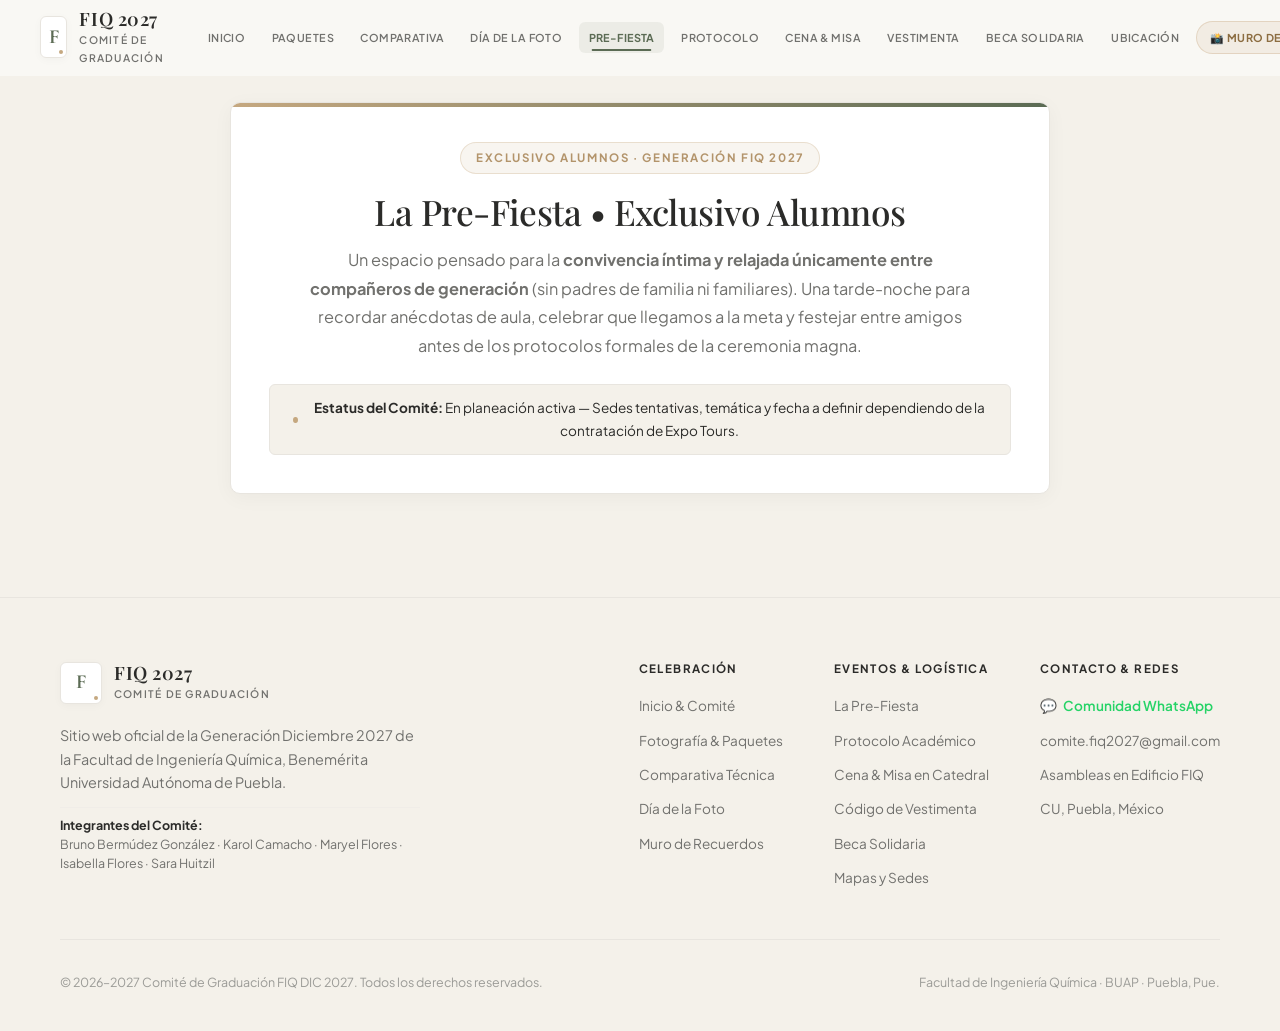
<file: prefiesta.html>
<!DOCTYPE html>
<html lang="es">
<head>
  <meta charset="UTF-8">
  <meta name="viewport" content="width=device-width, initial-scale=1.0">
  <meta http-equiv="X-UA-Compatible" content="IE=edge">
  
  <!-- SEO y Metadatos Editoriales -->
  <title>La Pre-Fiesta de Alumnos | Graduación FIQ Diciembre 2027</title>
  <meta name="description" content="Espacio de convivencia relajada e íntima exclusivo entre compañeros de la Generación FIQ 2027.">
  <meta name="theme-color" content="#FAF9F5">

  <!-- Open Graph -->
  <meta property="og:title" content="La Pre-Fiesta de Alumnos | Graduación FIQ Diciembre 2027">
  <meta property="og:description" content="Espacio de convivencia relajada e íntima exclusivo entre compañeros de la Generación FIQ 2027.">
  <meta property="og:type" content="website">

  <!-- Tipografía Google Fonts -->
  <link rel="preconnect" href="https://fonts.googleapis.com">
  <link rel="preconnect" href="https://fonts.gstatic.com" crossorigin>
  <link href="https://fonts.googleapis.com/css2?family=Cormorant+Garamond:ital,wght@0,400;0,500;0,600;0,700;1,400&family=Playfair+Display:ital,wght@0,400;0,500;0,600;0,700;1,400&family=Plus+Jakarta+Sans:wght@300;400;500;600;700&display=swap" rel="stylesheet">

  <!-- Hojas de estilos -->
  <link rel="stylesheet" href="css/styles.css">
</head>
<body>

  <!-- ======================================================================
       HEADER Y NAVBAR SUPERIOR (CENTRADO Y MEJOR ORGANIZADO)
       ====================================================================== -->
  <header class="site-header" id="site-header">
    <div class="container navbar">
      
      <!-- Monograma / Logotipo a la izquierda -->
      <a href="index.html" class="brand-link" aria-label="Volver al inicio de Graduación FIQ 2027">
        <div class="brand-monogram">F</div>
        <div class="brand-info">
          <span class="brand-title">FIQ 2027</span>
          <span class="brand-subtitle">Comité de Graduación</span>
        </div>
      </a>

      <!-- Botón de apertura para dispositivos móviles -->
      <button class="mobile-toggle" id="mobile-toggle" aria-label="Abrir menú de navegación" aria-expanded="false" aria-controls="primary-nav">
        <span class="hamburger-line"></span>
        <span class="hamburger-line"></span>
        <span class="hamburger-line"></span>
      </button>

      <!-- Menú central de navegación centrado y organizado -->
      <nav class="nav-menu-wrapper" id="primary-nav" aria-label="Navegación principal">
        <ul class="nav-links">
          <li><a href="index.html" class="nav-link">Inicio</a></li>
          <li><a href="paquetes.html" class="nav-link">Paquetes</a></li>
          <li><a href="comparativa.html" class="nav-link">Comparativa</a></li>
          <li><a href="dia-de-la-foto.html" class="nav-link">Día de la Foto</a></li>
          <li><a href="prefiesta.html" class="nav-link is-active" aria-current="page">Pre-Fiesta</a></li>
          <li><a href="protocolo.html" class="nav-link">Protocolo</a></li>
          <li><a href="cena-y-misa.html" class="nav-link">Cena & Misa</a></li>
          <li><a href="vestimenta.html" class="nav-link">Vestimenta</a></li>
          <li><a href="beca-solidaria.html" class="nav-link">Beca Solidaria</a></li>
          <li><a href="ubicacion.html" class="nav-link">Ubicación</a></li>
          <li><a href="muro-de-recuerdos.html" class="nav-link nav-link-muro">📸 Muro de Recuerdos</a></li>
        </ul>
      </nav>

    </div>
  </header>

  <!-- ======================================================================
       CONTENIDO PRINCIPAL: VISTA INDEPENDIENTE
       ====================================================================== -->
  <main id="main-content">
    <section id="prefiesta" class="section section-alt">
      <div class="container">
        
        <div class="prefiesta-card">
          <span class="prefiesta-pill">Exclusivo Alumnos · Generación FIQ 2027</span>
          <h2 class="prefiesta-title">La Pre-Fiesta • Exclusivo Alumnos</h2>
          <p class="prefiesta-desc">
            Un espacio pensado para la <strong>convivencia íntima y relajada únicamente entre compañeros de generación</strong> 
            (sin padres de familia ni familiares). Una tarde-noche para recordar anécdotas de aula, celebrar que llegamos a la meta 
            y festejar entre amigos antes de los protocolos formales de la ceremonia magna.
          </p>

          <div class="prefiesta-status-box">
            <span class="status-dot"></span>
            <span><strong>Estatus del Comité:</strong> En planeación activa — Sedes tentativas, temática y fecha a definir dependiendo de la contratación de Expo Tours.</span>
          </div>
        </div>

      </div>
    </section>

  </main>

  <!-- ======================================================================
       FOOTER EDITORIAL PERSISTENTE
       ====================================================================== -->
  <footer class="site-footer">
    <div class="container">
      <div class="footer-top">
        <div class="footer-brand">
          <div class="brand-link" style="margin-bottom: 0.5rem;">
            <div class="brand-monogram">F</div>
            <div class="brand-info">
              <span class="brand-title">FIQ 2027</span>
              <span class="brand-subtitle">Comité de Graduación</span>
            </div>
          </div>
          <p>
            Sitio web oficial de la Generación Diciembre 2027 de la Facultad de Ingeniería Química, Benemérita Universidad Autónoma de Puebla.
          </p>
          <div style="margin-top: 0.75rem; font-size: 0.78rem; color: var(--color-text-muted); line-height: 1.5; border-top: 1px solid var(--color-border-subtle); padding-top: 0.5rem;">
            <strong style="color: var(--color-text-main);">Integrantes del Comité:</strong><br>
            Bruno Bermúdez González · Karol Camacho · Maryel Flores · Isabella Flores · Sara Huitzil
          </div>
        </div>

        <div class="footer-nav">
          <div class="footer-col">
            <h5>Celebración</h5>
            <ul>
              <li><a href="index.html">Inicio &amp; Comité</a></li>
              <li><a href="paquetes.html">Fotografía &amp; Paquetes</a></li>
              <li><a href="comparativa.html">Comparativa Técnica</a></li>
              <li><a href="dia-de-la-foto.html">Día de la Foto</a></li>
              <li><a href="muro-de-recuerdos.html">Muro de Recuerdos</a></li>
            </ul>
          </div>

          <div class="footer-col">
            <h5>Eventos &amp; Logística</h5>
            <ul>
              <li><a href="prefiesta.html">La Pre-Fiesta</a></li>
              <li><a href="protocolo.html">Protocolo Académico</a></li>
              <li><a href="cena-y-misa.html">Cena &amp; Misa en Catedral</a></li>
              <li><a href="vestimenta.html">Código de Vestimenta</a></li>
              <li><a href="beca-solidaria.html">Beca Solidaria</a></li>
              <li><a href="ubicacion.html">Mapas y Sedes</a></li>
            </ul>
          </div>

          <div class="footer-col">
            <h5>Contacto &amp; Redes</h5>
            <ul>
              <li>
                <a href="https://chat.whatsapp.com/Jef0yfLLTsxL3fnGDl4Apw" target="_blank" rel="noopener noreferrer" style="color: #25D366; font-weight: 600; display: inline-flex; align-items: center; gap: 0.35rem;">
                  <span>💬</span> Comunidad WhatsApp
                </a>
              </li>
              <li><a href="mailto:comite.fiq2027@gmail.com">comite.fiq2027@gmail.com</a></li>
              <li><a href="ubicacion.html">Asambleas en Edificio FIQ</a></li>
              <li><a href="ubicacion.html">CU, Puebla, México</a></li>
            </ul>
          </div>
        </div>
      </div>

      <div class="footer-bottom">
        <span>© 2026–2027 Comité de Graduación FIQ DIC 2027. Todos los derechos reservados.</span>
        <span>Facultad de Ingeniería Química · BUAP · Puebla, Pue.</span>
      </div>
    </div>
  </footer>

  <!-- Script interactivo de navegación y eventos -->
  <script src="js/main.js"></script>
</body>
</html>
</file>
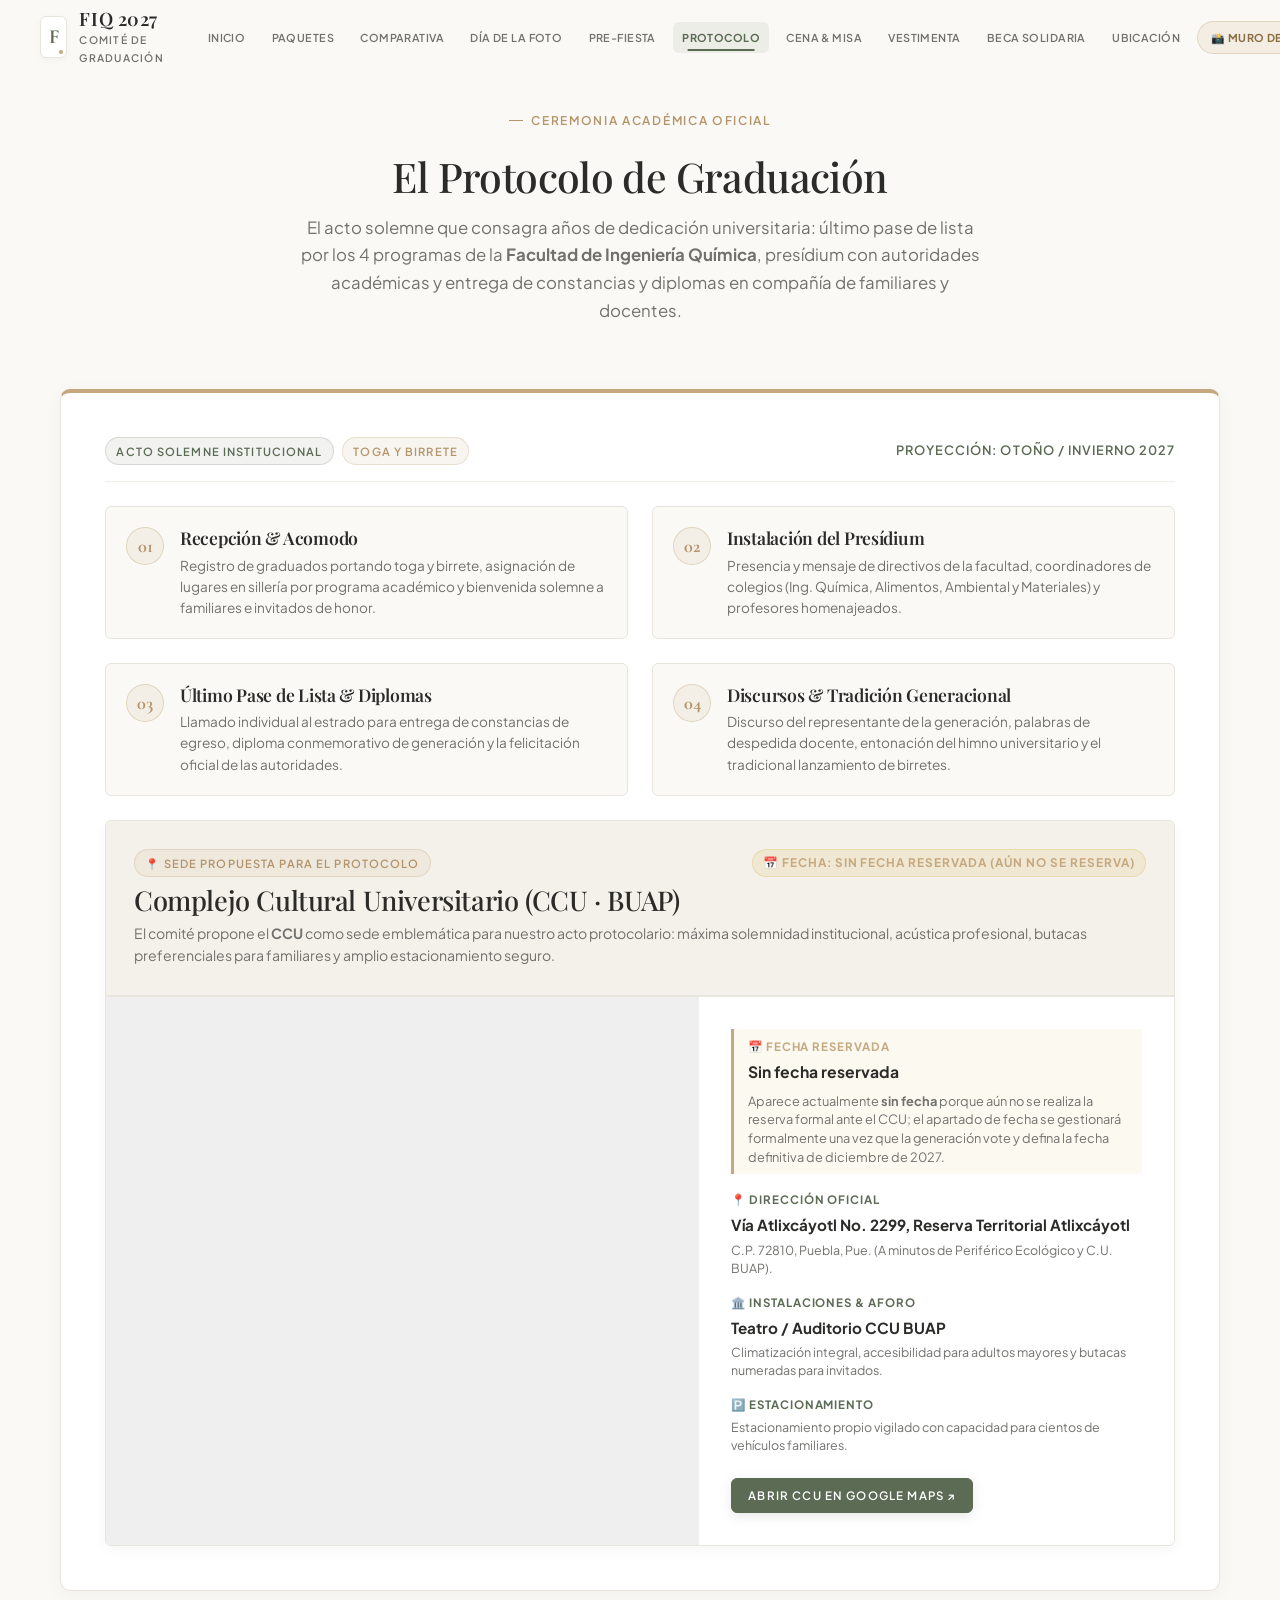
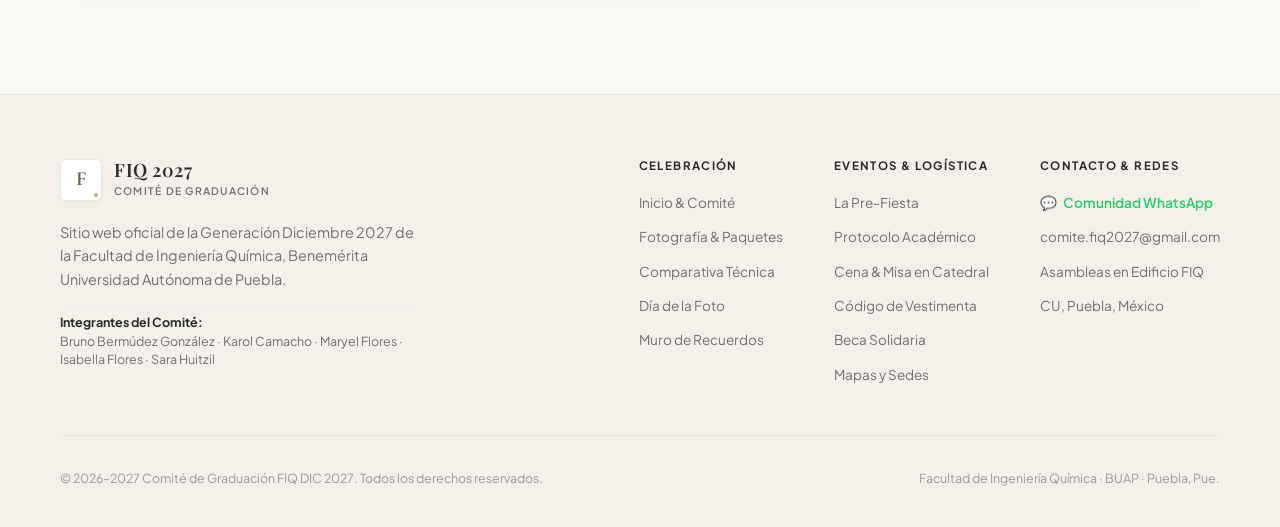
<file: protocolo.html>
<!DOCTYPE html>
<html lang="es">
<head>
  <meta charset="UTF-8">
  <meta name="viewport" content="width=device-width, initial-scale=1.0">
  <meta http-equiv="X-UA-Compatible" content="IE=edge">
  
  <!-- SEO y Metadatos Editoriales -->
  <title>Acto Protocolario y Diplomas | Graduación FIQ Diciembre 2027</title>
  <meta name="description" content="Ceremonia solemne académica, pase de lista por colegios FIQ y entrega de constancias y diplomas.">
  <meta name="theme-color" content="#FAF9F5">

  <!-- Open Graph -->
  <meta property="og:title" content="Acto Protocolario y Diplomas | Graduación FIQ Diciembre 2027">
  <meta property="og:description" content="Ceremonia solemne académica, pase de lista por colegios FIQ y entrega de constancias y diplomas.">
  <meta property="og:type" content="website">

  <!-- Tipografía Google Fonts -->
  <link rel="preconnect" href="https://fonts.googleapis.com">
  <link rel="preconnect" href="https://fonts.gstatic.com" crossorigin>
  <link href="https://fonts.googleapis.com/css2?family=Cormorant+Garamond:ital,wght@0,400;0,500;0,600;0,700;1,400&family=Playfair+Display:ital,wght@0,400;0,500;0,600;0,700;1,400&family=Plus+Jakarta+Sans:wght@300;400;500;600;700&display=swap" rel="stylesheet">

  <!-- Hojas de estilos -->
  <link rel="stylesheet" href="css/styles.css">
</head>
<body>

  <!-- ======================================================================
       HEADER Y NAVBAR SUPERIOR (CENTRADO Y MEJOR ORGANIZADO)
       ====================================================================== -->
  <header class="site-header" id="site-header">
    <div class="container navbar">
      
      <!-- Monograma / Logotipo a la izquierda -->
      <a href="index.html" class="brand-link" aria-label="Volver al inicio de Graduación FIQ 2027">
        <div class="brand-monogram">F</div>
        <div class="brand-info">
          <span class="brand-title">FIQ 2027</span>
          <span class="brand-subtitle">Comité de Graduación</span>
        </div>
      </a>

      <!-- Botón de apertura para dispositivos móviles -->
      <button class="mobile-toggle" id="mobile-toggle" aria-label="Abrir menú de navegación" aria-expanded="false" aria-controls="primary-nav">
        <span class="hamburger-line"></span>
        <span class="hamburger-line"></span>
        <span class="hamburger-line"></span>
      </button>

      <!-- Menú central de navegación centrado y organizado -->
      <nav class="nav-menu-wrapper" id="primary-nav" aria-label="Navegación principal">
        <ul class="nav-links">
          <li><a href="index.html" class="nav-link">Inicio</a></li>
          <li><a href="paquetes.html" class="nav-link">Paquetes</a></li>
          <li><a href="comparativa.html" class="nav-link">Comparativa</a></li>
          <li><a href="dia-de-la-foto.html" class="nav-link">Día de la Foto</a></li>
          <li><a href="prefiesta.html" class="nav-link">Pre-Fiesta</a></li>
          <li><a href="protocolo.html" class="nav-link is-active" aria-current="page">Protocolo</a></li>
          <li><a href="cena-y-misa.html" class="nav-link">Cena & Misa</a></li>
          <li><a href="vestimenta.html" class="nav-link">Vestimenta</a></li>
          <li><a href="beca-solidaria.html" class="nav-link">Beca Solidaria</a></li>
          <li><a href="ubicacion.html" class="nav-link">Ubicación</a></li>
          <li><a href="muro-de-recuerdos.html" class="nav-link nav-link-muro">📸 Muro de Recuerdos</a></li>
        </ul>
      </nav>

    </div>
  </header>

  <!-- ======================================================================
       CONTENIDO PRINCIPAL: VISTA INDEPENDIENTE
       ====================================================================== -->
  <main id="main-content">
    <section id="protocolo" class="section">
      <div class="container">

        <div class="section-header">
          <span class="eyebrow eyebrow-gold">Ceremonia Académica Oficial</span>
          <h2>El Protocolo de Graduación</h2>
          <p>
            El acto solemne que consagra años de dedicación universitaria: último pase de lista por los 4 programas de la <strong>Facultad de Ingeniería Química</strong>, presídium con autoridades académicas y entrega de constancias y diplomas en compañía de familiares y docentes.
          </p>
        </div>

        <div class="protocolo-card card">
          <div class="protocolo-header-banner">
            <div style="display: flex; align-items: center; gap: 0.5rem; flex-wrap: wrap;">
              <span class="badge badge-sage">Acto Solemne Institucional</span>
              <span class="badge badge-gold">Toga y Birrete</span>
            </div>
            <span class="protocolo-period">Proyección: Otoño / Invierno 2027</span>
          </div>

          <div class="protocolo-grid">
            
            <div class="protocolo-step-item">
              <div class="step-num-badge">01</div>
              <div class="step-content">
                <h4>Recepción &amp; Acomodo</h4>
                <p>Registro de graduados portando toga y birrete, asignación de lugares en sillería por programa académico y bienvenida solemne a familiares e invitados de honor.</p>
              </div>
            </div>

            <div class="protocolo-step-item">
              <div class="step-num-badge">02</div>
              <div class="step-content">
                <h4>Instalación del Presídium</h4>
                <p>Presencia y mensaje de directivos de la facultad, coordinadores de colegios (Ing. Química, Alimentos, Ambiental y Materiales) y profesores homenajeados.</p>
              </div>
            </div>

            <div class="protocolo-step-item">
              <div class="step-num-badge">03</div>
              <div class="step-content">
                <h4>Último Pase de Lista &amp; Diplomas</h4>
                <p>Llamado individual al estrado para entrega de constancias de egreso, diploma conmemorativo de generación y la felicitación oficial de las autoridades.</p>
              </div>
            </div>

            <div class="protocolo-step-item">
              <div class="step-num-badge">04</div>
              <div class="step-content">
                <h4>Discursos &amp; Tradición Generacional</h4>
                <p>Discurso del representante de la generación, palabras de despedida docente, entonación del himno universitario y el tradicional lanzamiento de birretes.</p>
              </div>
            </div>

          </div>

          <!-- Sede Propuesta: Complejo Cultural Universitario (CCU BUAP) con Mapa Interactivo -->
          <div class="ccu-venue-card" id="mapa-ccu">
            <div class="ccu-venue-header">
              <div style="display: flex; align-items: center; justify-content: space-between; flex-wrap: wrap; gap: 0.5rem; margin-bottom: 0.4rem;">
                <span class="badge badge-gold">📍 Sede Propuesta para el Protocolo</span>
                <span style="font-size: 0.74rem; color: var(--color-gold); font-weight: 700; text-transform: uppercase; letter-spacing: 0.08em; background: rgba(212, 175, 55, 0.12); padding: 0.2rem 0.65rem; border-radius: 9999px; border: 1px solid rgba(212, 175, 55, 0.25);">
                  📅 Fecha: Sin fecha reservada (Aún no se reserva)
                </span>
              </div>
              <h3 style="font-family: var(--font-serif); font-size: clamp(1.25rem, 2.2vw, 1.7rem); color: var(--color-text-main); margin-bottom: 0.35rem;">
                Complejo Cultural Universitario (CCU · BUAP)
              </h3>
              <p style="font-size: 0.88rem; color: var(--color-text-muted); line-height: 1.55; margin-bottom: 0;">
                El comité propone el <strong>CCU</strong> como sede emblemática para nuestro acto protocolario: máxima solemnidad institucional, acústica profesional, butacas preferenciales para familiares y amplio estacionamiento seguro.
              </p>
            </div>

            <div class="office-map-layout">
              <div class="office-map-frame-wrap">
                <iframe 
                  src="https://www.google.com/maps/embed?pb=!1m18!1m12!1m3!1d3771.917172554743!2d-98.2323381!3d19.0135111!2m3!1f0!2f0!3f0!3m2!1i1024!2i768!4f13.1!3m3!1m2!1s0x85cfc70f3f2d01e5%3A0x6b30f878a8731cc9!2sComplejo%20Cultural%20Universitario%20BUAP!5e0!3m2!1ses-419!2smx!4v1718000000000!5m2!1ses-419!2smx" 
                  width="100%" 
                  height="340" 
                  style="border:0;" 
                  allowfullscreen="" 
                  loading="lazy" 
                  referrerpolicy="no-referrer-when-downgrade"
                  title="Mapa Interactivo de Google Maps - Complejo Cultural Universitario BUAP (CCU)">
                </iframe>
              </div>

              <div class="office-details-panel">
                <div class="office-detail-item" style="border-left: 3px solid var(--color-gold); padding: 0.5rem 0.85rem; background: rgba(212, 175, 55, 0.07); border-radius: var(--radius-xs);">
                  <span class="detail-label" style="color: var(--color-gold); font-weight: 700;">📅 Fecha Reservada</span>
                  <strong class="detail-val" style="color: var(--color-text-main); font-size: 0.98rem;">Sin fecha reservada</strong>
                  <span class="detail-sub" style="color: var(--color-text-muted); font-size: 0.8rem; margin-top: 0.25rem; line-height: 1.45; display: block;">
                    Aparece actualmente <strong>sin fecha</strong> porque aún no se realiza la reserva formal ante el CCU; el apartado de fecha se gestionará formalmente una vez que la generación vote y defina la fecha definitiva de diciembre de 2027.
                  </span>
                </div>

                <div class="office-detail-item">
                  <span class="detail-label">📍 Dirección Oficial</span>
                  <strong class="detail-val">Vía Atlixcáyotl No. 2299, Reserva Territorial Atlixcáyotl</strong>
                  <span class="detail-sub">C.P. 72810, Puebla, Pue. (A minutos de Periférico Ecológico y C.U. BUAP).</span>
                </div>

                <div class="office-detail-item">
                  <span class="detail-label">🏛️ Instalaciones &amp; Aforo</span>
                  <strong class="detail-val">Teatro / Auditorio CCU BUAP</strong>
                  <span class="detail-sub">Climatización integral, accesibilidad para adultos mayores y butacas numeradas para invitados.</span>
                </div>

                <div class="office-detail-item">
                  <span class="detail-label">🅿️ Estacionamiento</span>
                  <span class="detail-sub">Estacionamiento propio vigilado con capacidad para cientos de vehículos familiares.</span>
                </div>

                <div class="office-actions-bar">
                  <a href="https://maps.google.com/?q=Complejo+Cultural+Universitario+BUAP,+Puebla" target="_blank" rel="noopener noreferrer" class="btn btn-sm btn-primary">
                    Abrir CCU en Google Maps ↗
                  </a>
                </div>
              </div>
            </div>
          </div>

        </div>

      </div>
    </section>

  </main>

  <!-- ======================================================================
       FOOTER EDITORIAL PERSISTENTE
       ====================================================================== -->
  <footer class="site-footer">
    <div class="container">
      <div class="footer-top">
        <div class="footer-brand">
          <div class="brand-link" style="margin-bottom: 0.5rem;">
            <div class="brand-monogram">F</div>
            <div class="brand-info">
              <span class="brand-title">FIQ 2027</span>
              <span class="brand-subtitle">Comité de Graduación</span>
            </div>
          </div>
          <p>
            Sitio web oficial de la Generación Diciembre 2027 de la Facultad de Ingeniería Química, Benemérita Universidad Autónoma de Puebla.
          </p>
          <div style="margin-top: 0.75rem; font-size: 0.78rem; color: var(--color-text-muted); line-height: 1.5; border-top: 1px solid var(--color-border-subtle); padding-top: 0.5rem;">
            <strong style="color: var(--color-text-main);">Integrantes del Comité:</strong><br>
            Bruno Bermúdez González · Karol Camacho · Maryel Flores · Isabella Flores · Sara Huitzil
          </div>
        </div>

        <div class="footer-nav">
          <div class="footer-col">
            <h5>Celebración</h5>
            <ul>
              <li><a href="index.html">Inicio &amp; Comité</a></li>
              <li><a href="paquetes.html">Fotografía &amp; Paquetes</a></li>
              <li><a href="comparativa.html">Comparativa Técnica</a></li>
              <li><a href="dia-de-la-foto.html">Día de la Foto</a></li>
              <li><a href="muro-de-recuerdos.html">Muro de Recuerdos</a></li>
            </ul>
          </div>

          <div class="footer-col">
            <h5>Eventos &amp; Logística</h5>
            <ul>
              <li><a href="prefiesta.html">La Pre-Fiesta</a></li>
              <li><a href="protocolo.html">Protocolo Académico</a></li>
              <li><a href="cena-y-misa.html">Cena &amp; Misa en Catedral</a></li>
              <li><a href="vestimenta.html">Código de Vestimenta</a></li>
              <li><a href="beca-solidaria.html">Beca Solidaria</a></li>
              <li><a href="ubicacion.html">Mapas y Sedes</a></li>
            </ul>
          </div>

          <div class="footer-col">
            <h5>Contacto &amp; Redes</h5>
            <ul>
              <li>
                <a href="https://chat.whatsapp.com/Jef0yfLLTsxL3fnGDl4Apw" target="_blank" rel="noopener noreferrer" style="color: #25D366; font-weight: 600; display: inline-flex; align-items: center; gap: 0.35rem;">
                  <span>💬</span> Comunidad WhatsApp
                </a>
              </li>
              <li><a href="mailto:comite.fiq2027@gmail.com">comite.fiq2027@gmail.com</a></li>
              <li><a href="ubicacion.html">Asambleas en Edificio FIQ</a></li>
              <li><a href="ubicacion.html">CU, Puebla, México</a></li>
            </ul>
          </div>
        </div>
      </div>

      <div class="footer-bottom">
        <span>© 2026–2027 Comité de Graduación FIQ DIC 2027. Todos los derechos reservados.</span>
        <span>Facultad de Ingeniería Química · BUAP · Puebla, Pue.</span>
      </div>
    </div>
  </footer>

  <!-- Script interactivo de navegación y eventos -->
  <script src="js/main.js"></script>
</body>
</html>
</file>
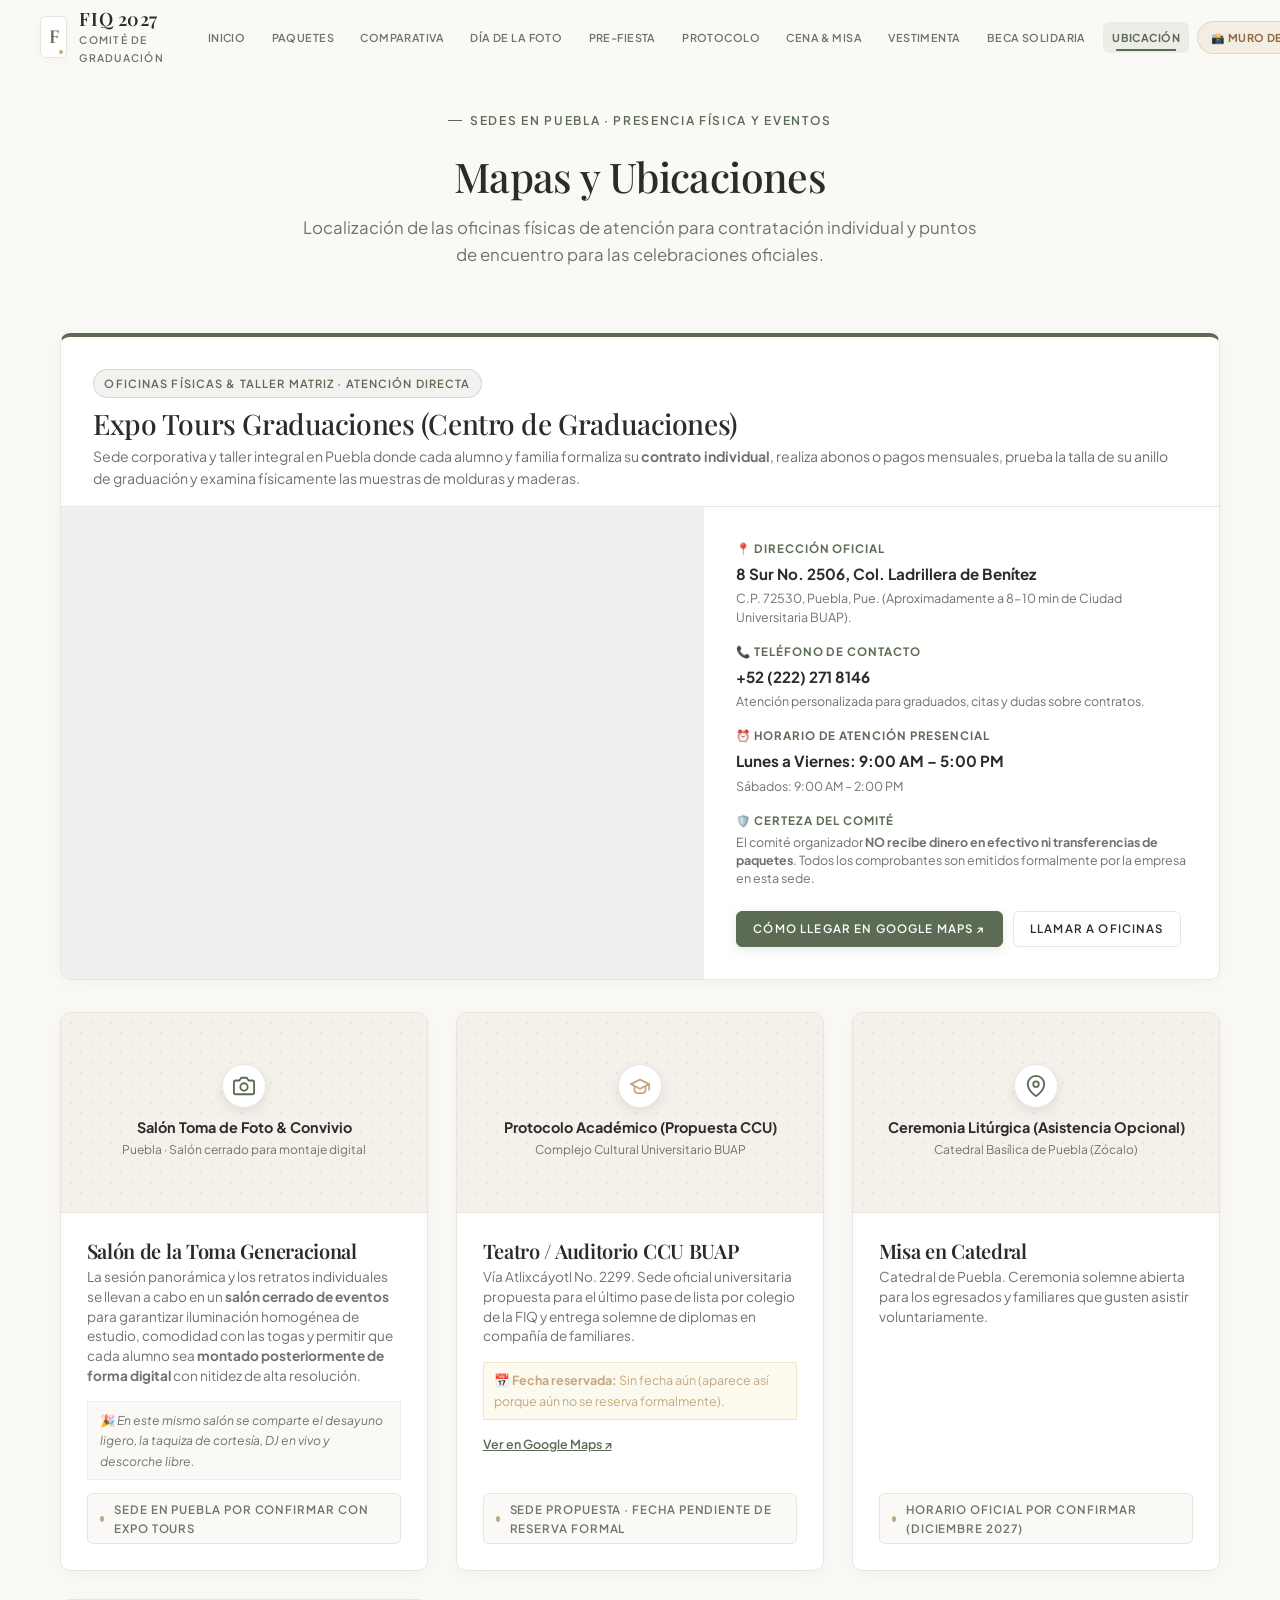
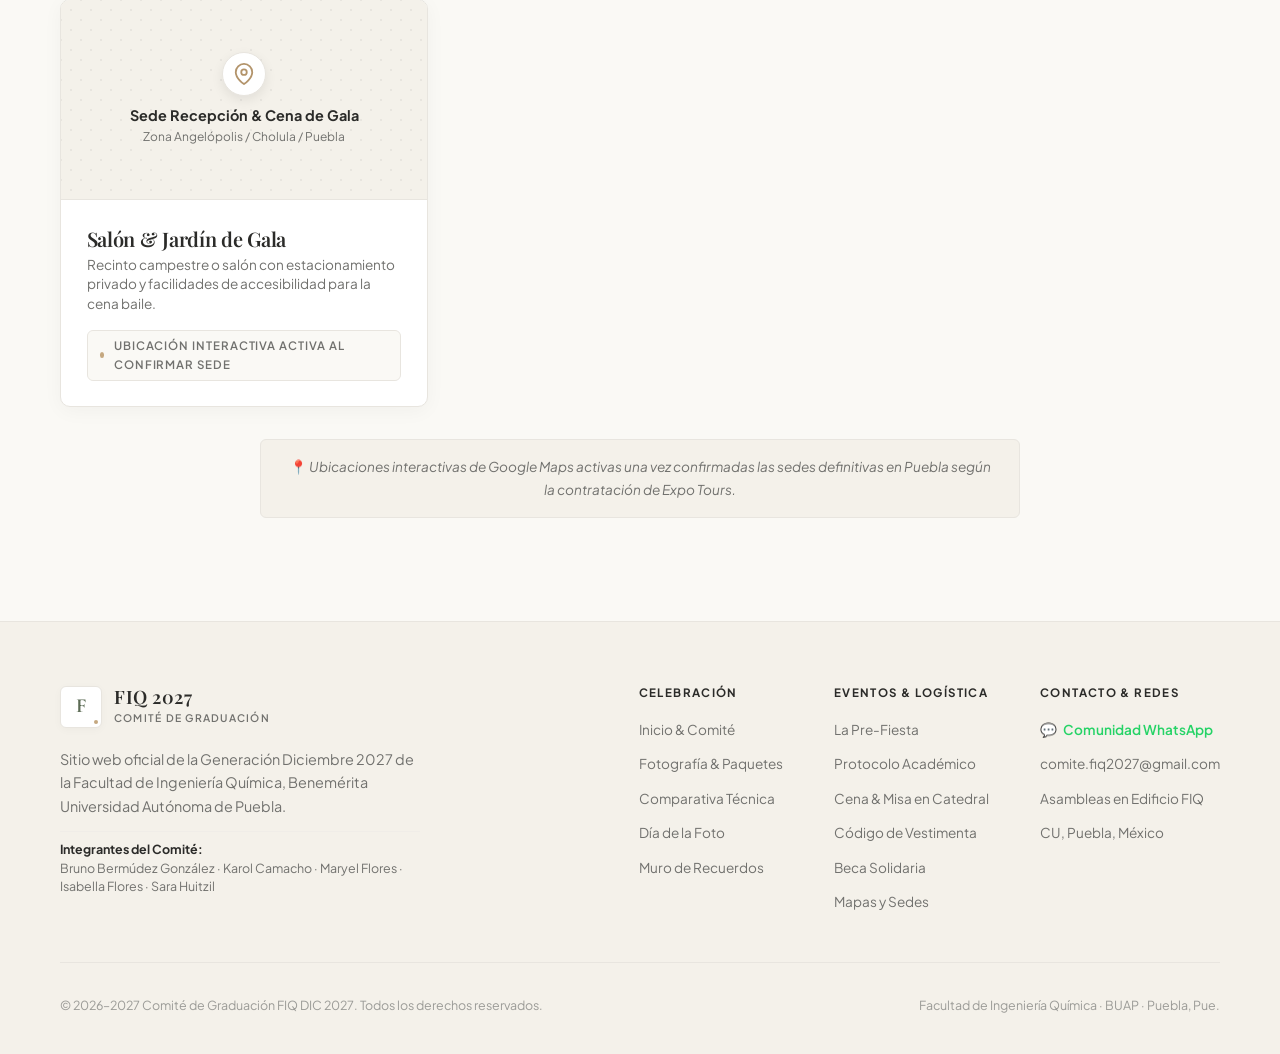
<file: ubicacion.html>
<!DOCTYPE html>
<html lang="es">
<head>
  <meta charset="UTF-8">
  <meta name="viewport" content="width=device-width, initial-scale=1.0">
  <meta http-equiv="X-UA-Compatible" content="IE=edge">
  
  <!-- SEO y Metadatos Editoriales -->
  <title>Mapas y Ubicaciones | Graduación FIQ Diciembre 2027</title>
  <meta name="description" content="Localización física de oficinas de atención de Expo Tours y puntos de encuentro para las celebraciones.">
  <meta name="theme-color" content="#FAF9F5">

  <!-- Open Graph -->
  <meta property="og:title" content="Mapas y Ubicaciones | Graduación FIQ Diciembre 2027">
  <meta property="og:description" content="Localización física de oficinas de atención de Expo Tours y puntos de encuentro para las celebraciones.">
  <meta property="og:type" content="website">

  <!-- Tipografía Google Fonts -->
  <link rel="preconnect" href="https://fonts.googleapis.com">
  <link rel="preconnect" href="https://fonts.gstatic.com" crossorigin>
  <link href="https://fonts.googleapis.com/css2?family=Cormorant+Garamond:ital,wght@0,400;0,500;0,600;0,700;1,400&family=Playfair+Display:ital,wght@0,400;0,500;0,600;0,700;1,400&family=Plus+Jakarta+Sans:wght@300;400;500;600;700&display=swap" rel="stylesheet">

  <!-- Hojas de estilos -->
  <link rel="stylesheet" href="css/styles.css">
</head>
<body>

  <!-- ======================================================================
       HEADER Y NAVBAR SUPERIOR (CENTRADO Y MEJOR ORGANIZADO)
       ====================================================================== -->
  <header class="site-header" id="site-header">
    <div class="container navbar">
      
      <!-- Monograma / Logotipo a la izquierda -->
      <a href="index.html" class="brand-link" aria-label="Volver al inicio de Graduación FIQ 2027">
        <div class="brand-monogram">F</div>
        <div class="brand-info">
          <span class="brand-title">FIQ 2027</span>
          <span class="brand-subtitle">Comité de Graduación</span>
        </div>
      </a>

      <!-- Botón de apertura para dispositivos móviles -->
      <button class="mobile-toggle" id="mobile-toggle" aria-label="Abrir menú de navegación" aria-expanded="false" aria-controls="primary-nav">
        <span class="hamburger-line"></span>
        <span class="hamburger-line"></span>
        <span class="hamburger-line"></span>
      </button>

      <!-- Menú central de navegación centrado y organizado -->
      <nav class="nav-menu-wrapper" id="primary-nav" aria-label="Navegación principal">
        <ul class="nav-links">
          <li><a href="index.html" class="nav-link">Inicio</a></li>
          <li><a href="paquetes.html" class="nav-link">Paquetes</a></li>
          <li><a href="comparativa.html" class="nav-link">Comparativa</a></li>
          <li><a href="dia-de-la-foto.html" class="nav-link">Día de la Foto</a></li>
          <li><a href="prefiesta.html" class="nav-link">Pre-Fiesta</a></li>
          <li><a href="protocolo.html" class="nav-link">Protocolo</a></li>
          <li><a href="cena-y-misa.html" class="nav-link">Cena & Misa</a></li>
          <li><a href="vestimenta.html" class="nav-link">Vestimenta</a></li>
          <li><a href="beca-solidaria.html" class="nav-link">Beca Solidaria</a></li>
          <li><a href="ubicacion.html" class="nav-link is-active" aria-current="page">Ubicación</a></li>
          <li><a href="muro-de-recuerdos.html" class="nav-link nav-link-muro">📸 Muro de Recuerdos</a></li>
        </ul>
      </nav>

    </div>
  </header>

  <!-- ======================================================================
       CONTENIDO PRINCIPAL: VISTA INDEPENDIENTE
       ====================================================================== -->
  <main id="main-content">
    <section id="ubicacion" class="section">
      <div class="container">

        <div class="section-header">
          <span class="eyebrow">Sedes en Puebla · Presencia Física y Eventos</span>
          <h2>Mapas y Ubicaciones</h2>
          <p>Localización de las oficinas físicas de atención para contratación individual y puntos de encuentro para las celebraciones oficiales.</p>
        </div>

        <!-- TARJETA DESTACADA: OFICINAS FÍSICAS EXPO TOURS GRADUACIONES CON GOOGLE MAPS -->
        <div class="expotours-office-map-card" id="mapa-expotours">
          <div class="office-map-header">
            <div class="office-header-badge">
              <span class="badge badge-sage">Oficinas Físicas &amp; Taller Matriz · Atención Directa</span>
            </div>
            <h3>Expo Tours Graduaciones (Centro de Graduaciones)</h3>
            <p>
              Sede corporativa y taller integral en Puebla donde cada alumno y familia formaliza su <strong>contrato individual</strong>, 
              realiza abonos o pagos mensuales, prueba la talla de su anillo de graduación y examina físicamente las muestras de molduras y maderas.
            </p>
          </div>

          <div class="office-map-layout">
            <div class="office-map-frame-wrap">
              <iframe 
                src="https://www.google.com/maps/embed?origin=mfe&pb=!1m4!2m1!1s8+Sur+No.+2506+Col.+Ladrillera+de+Ben%C3%ADtez+72530+Puebla,+Mexico!5e0!6i15" 
                width="100%" 
                height="340" 
                style="border:0;" 
                allowfullscreen="" 
                loading="lazy" 
                referrerpolicy="no-referrer-when-downgrade"
                title="Mapa Interactivo de Google Maps - Oficinas Expo Tours Puebla">
              </iframe>
            </div>

            <div class="office-details-panel">
              <div class="office-detail-item">
                <span class="detail-label">📍 Dirección Oficial</span>
                <strong class="detail-val">8 Sur No. 2506, Col. Ladrillera de Benítez</strong>
                <span class="detail-sub">C.P. 72530, Puebla, Pue. (Aproximadamente a 8-10 min de Ciudad Universitaria BUAP).</span>
              </div>

              <div class="office-detail-item">
                <span class="detail-label">📞 Teléfono de Contacto</span>
                <strong class="detail-val">+52 (222) 271 8146</strong>
                <span class="detail-sub">Atención personalizada para graduados, citas y dudas sobre contratos.</span>
              </div>

              <div class="office-detail-item">
                <span class="detail-label">⏰ Horario de Atención Presencial</span>
                <strong class="detail-val">Lunes a Viernes: 9:00 AM – 5:00 PM</strong>
                <span class="detail-sub">Sábados: 9:00 AM – 2:00 PM</span>
              </div>

              <div class="office-detail-item">
                <span class="detail-label">🛡️ Certeza del Comité</span>
                <span class="detail-sub">
                  El comité organizador <strong>NO recibe dinero en efectivo ni transferencias de paquetes</strong>. Todos los comprobantes son emitidos formalmente por la empresa en esta sede.
                </span>
              </div>

              <div class="office-actions-bar">
                <a href="https://maps.google.com/?q=8+Sur+2506,+Ladrillera+de+Ben%C3%ADtez,+72530+Puebla,+Pue." target="_blank" rel="noopener noreferrer" class="btn btn-sm btn-primary">
                  Cómo Llegar en Google Maps ↗
                </a>
                <a href="tel:+522222718146" class="btn btn-sm btn-secondary">
                  Llamar a Oficinas
                </a>
              </div>
            </div>
          </div>
        </div>

        <div class="map-cards-grid">
          
          <!-- Mapa 1: Salón de Toma Fotográfica Generacional & Convivio -->
          <div class="map-card">
            <div class="map-preview-mock">
              <div class="map-pin-icon" style="color: var(--color-sage);">
                <svg width="22" height="22" viewBox="0 0 24 24" fill="none" stroke="currentColor" stroke-width="2" stroke-linecap="round" stroke-linejoin="round">
                  <path d="M23 19a2 2 0 0 1-2 2H3a2 2 0 0 1-2-2V8a2 2 0 0 1 2-2h4l2-3h6l2 3h4a2 2 0 0 1 2 2z"></path>
                  <circle cx="12" cy="13" r="4"></circle>
                </svg>
              </div>
              <strong style="font-size: 0.9rem; color: var(--color-text-main);">Salón Toma de Foto &amp; Convivio</strong>
              <span style="font-size: 0.75rem; color: var(--color-text-muted);">Puebla · Salón cerrado para montaje digital</span>
            </div>
            <div class="map-card-content">
              <div>
                <h4 class="map-card-title">Salón de la Toma Generacional</h4>
                <p class="map-card-address">
                  La sesión panorámica y los retratos individuales se llevan a cabo en un <strong>salón cerrado de eventos</strong> para garantizar iluminación homogénea de estudio, comodidad con las togas y permitir que cada alumno sea <strong>montado posteriormente de forma digital</strong> con nitidez de alta resolución.
                </p>
                <div style="font-size: 0.76rem; color: var(--color-text-muted); background: var(--color-bg-base); border: 1px solid var(--color-border-subtle); padding: 0.5rem 0.75rem; border-radius: var(--radius-xs); margin-bottom: 0.85rem;">
                  🎉 <em>En este mismo salón se comparte el desayuno ligero, la taquiza de cortesía, DJ en vivo y descorche libre.</em>
                </div>
              </div>
              <span class="map-status-pill">
                <span class="status-dot"></span>
                Sede en Puebla por confirmar con Expo Tours
              </span>
            </div>
          </div>

          <!-- Mapa 2: Protocolo Académico en CCU BUAP (Sede Propuesta) -->
          <div class="map-card">
            <div class="map-preview-mock">
              <div class="map-pin-icon" style="color: var(--color-gold);">
                <svg width="22" height="22" viewBox="0 0 24 24" fill="none" stroke="currentColor" stroke-width="2" stroke-linecap="round" stroke-linejoin="round">
                  <path d="M22 10v6M2 10l10-5 10 5-10 5z"></path>
                  <path d="M6 12v5c0 2 3 3 6 3s6-1 6-3v-5"></path>
                </svg>
              </div>
              <strong style="font-size: 0.9rem; color: var(--color-text-main);">Protocolo Académico (Propuesta CCU)</strong>
              <span style="font-size: 0.75rem; color: var(--color-text-muted);">Complejo Cultural Universitario BUAP</span>
            </div>
            <div class="map-card-content">
              <div>
                <h4 class="map-card-title">Teatro / Auditorio CCU BUAP</h4>
                <p class="map-card-address">
                  Vía Atlixcáyotl No. 2299. Sede oficial universitaria propuesta para el último pase de lista por colegio de la FIQ y entrega solemne de diplomas en compañía de familiares.
                </p>
                <div style="font-size: 0.78rem; color: var(--color-gold); background: rgba(212, 175, 55, 0.08); border: 1px solid rgba(212, 175, 55, 0.25); padding: 0.45rem 0.65rem; border-radius: var(--radius-xs); margin-bottom: 0.65rem;">
                  📅 <strong>Fecha reservada:</strong> Sin fecha aún (aparece así porque aún no se reserva formalmente).
                </div>
                <div style="margin-top: 0.25rem; margin-bottom: 0.75rem;">
                  <a href="https://maps.google.com/?q=Complejo+Cultural+Universitario+BUAP,+Puebla" target="_blank" rel="noopener noreferrer" style="font-size: 0.78rem; color: var(--color-sage); font-weight: 600; text-decoration: underline;">
                    Ver en Google Maps ↗
                  </a>
                </div>
              </div>
              <span class="map-status-pill">
                <span class="status-dot"></span>
                Sede propuesta · Fecha pendiente de reserva formal
              </span>
            </div>
          </div>

          <!-- Mapa 3: Ceremonia Religiosa en Catedral -->
          <div class="map-card">
            <div class="map-preview-mock">
              <div class="map-pin-icon">
                <svg width="22" height="22" viewBox="0 0 24 24" fill="none" stroke="currentColor" stroke-width="2" stroke-linecap="round" stroke-linejoin="round">
                  <path d="M21 10c0 7-9 13-9 13s-9-6-9-13a9 9 0 0 1 18 0z"></path>
                  <circle cx="12" cy="10" r="3"></circle>
                </svg>
              </div>
              <strong style="font-size: 0.9rem; color: var(--color-text-main);">Ceremonia Litúrgica (Asistencia Opcional)</strong>
              <span style="font-size: 0.75rem; color: var(--color-text-muted);">Catedral Basílica de Puebla (Zócalo)</span>
            </div>
            <div class="map-card-content">
              <div>
                <h4 class="map-card-title">Misa en Catedral</h4>
                <p class="map-card-address">Catedral de Puebla. Ceremonia solemne abierta para los egresados y familiares que gusten asistir voluntariamente.</p>
              </div>
              <span class="map-status-pill">
                <span class="status-dot"></span>
                Horario oficial por confirmar (Diciembre 2027)
              </span>
            </div>
          </div>

          <!-- Mapa 3: Cena de Gala -->
          <div class="map-card">
            <div class="map-preview-mock">
              <div class="map-pin-icon" style="color: var(--color-gold-hover);">
                <svg width="22" height="22" viewBox="0 0 24 24" fill="none" stroke="currentColor" stroke-width="2" stroke-linecap="round" stroke-linejoin="round">
                  <path d="M21 10c0 7-9 13-9 13s-9-6-9-13a9 9 0 0 1 18 0z"></path>
                  <circle cx="12" cy="10" r="3"></circle>
                </svg>
              </div>
              <strong style="font-size: 0.9rem; color: var(--color-text-main);">Sede Recepción &amp; Cena de Gala</strong>
              <span style="font-size: 0.75rem; color: var(--color-text-muted);">Zona Angelópolis / Cholula / Puebla</span>
            </div>
            <div class="map-card-content">
              <div>
                <h4 class="map-card-title">Salón &amp; Jardín de Gala</h4>
                <p class="map-card-address">Recinto campestre o salón con estacionamiento privado y facilidades de accesibilidad para la cena baile.</p>
              </div>
              <span class="map-status-pill">
                <span class="status-dot"></span>
                Ubicación interactiva activa al confirmar sede
              </span>
            </div>
          </div>

        </div>

        <div style="background-color: var(--color-bg-surface-alt); border: 1px solid var(--color-border); border-radius: var(--radius-sm); padding: 1rem 1.5rem; text-align: center; max-width: 760px; margin: 0 auto; font-size: 0.85rem; color: var(--color-text-muted);">
          📍 <em>Ubicaciones interactivas de Google Maps activas una vez confirmadas las sedes definitivas en Puebla según la contratación de Expo Tours.</em>
        </div>

      </div>
    </section>

  </main>

  <!-- ======================================================================
       FOOTER EDITORIAL PERSISTENTE
       ====================================================================== -->
  <footer class="site-footer">
    <div class="container">
      <div class="footer-top">
        <div class="footer-brand">
          <div class="brand-link" style="margin-bottom: 0.5rem;">
            <div class="brand-monogram">F</div>
            <div class="brand-info">
              <span class="brand-title">FIQ 2027</span>
              <span class="brand-subtitle">Comité de Graduación</span>
            </div>
          </div>
          <p>
            Sitio web oficial de la Generación Diciembre 2027 de la Facultad de Ingeniería Química, Benemérita Universidad Autónoma de Puebla.
          </p>
          <div style="margin-top: 0.75rem; font-size: 0.78rem; color: var(--color-text-muted); line-height: 1.5; border-top: 1px solid var(--color-border-subtle); padding-top: 0.5rem;">
            <strong style="color: var(--color-text-main);">Integrantes del Comité:</strong><br>
            Bruno Bermúdez González · Karol Camacho · Maryel Flores · Isabella Flores · Sara Huitzil
          </div>
        </div>

        <div class="footer-nav">
          <div class="footer-col">
            <h5>Celebración</h5>
            <ul>
              <li><a href="index.html">Inicio &amp; Comité</a></li>
              <li><a href="paquetes.html">Fotografía &amp; Paquetes</a></li>
              <li><a href="comparativa.html">Comparativa Técnica</a></li>
              <li><a href="dia-de-la-foto.html">Día de la Foto</a></li>
              <li><a href="muro-de-recuerdos.html">Muro de Recuerdos</a></li>
            </ul>
          </div>

          <div class="footer-col">
            <h5>Eventos &amp; Logística</h5>
            <ul>
              <li><a href="prefiesta.html">La Pre-Fiesta</a></li>
              <li><a href="protocolo.html">Protocolo Académico</a></li>
              <li><a href="cena-y-misa.html">Cena &amp; Misa en Catedral</a></li>
              <li><a href="vestimenta.html">Código de Vestimenta</a></li>
              <li><a href="beca-solidaria.html">Beca Solidaria</a></li>
              <li><a href="ubicacion.html">Mapas y Sedes</a></li>
            </ul>
          </div>

          <div class="footer-col">
            <h5>Contacto &amp; Redes</h5>
            <ul>
              <li>
                <a href="https://chat.whatsapp.com/Jef0yfLLTsxL3fnGDl4Apw" target="_blank" rel="noopener noreferrer" style="color: #25D366; font-weight: 600; display: inline-flex; align-items: center; gap: 0.35rem;">
                  <span>💬</span> Comunidad WhatsApp
                </a>
              </li>
              <li><a href="mailto:comite.fiq2027@gmail.com">comite.fiq2027@gmail.com</a></li>
              <li><a href="ubicacion.html">Asambleas en Edificio FIQ</a></li>
              <li><a href="ubicacion.html">CU, Puebla, México</a></li>
            </ul>
          </div>
        </div>
      </div>

      <div class="footer-bottom">
        <span>© 2026–2027 Comité de Graduación FIQ DIC 2027. Todos los derechos reservados.</span>
        <span>Facultad de Ingeniería Química · BUAP · Puebla, Pue.</span>
      </div>
    </div>
  </footer>

  <!-- Script interactivo de navegación y eventos -->
  <script src="js/main.js"></script>
</body>
</html>
</file>
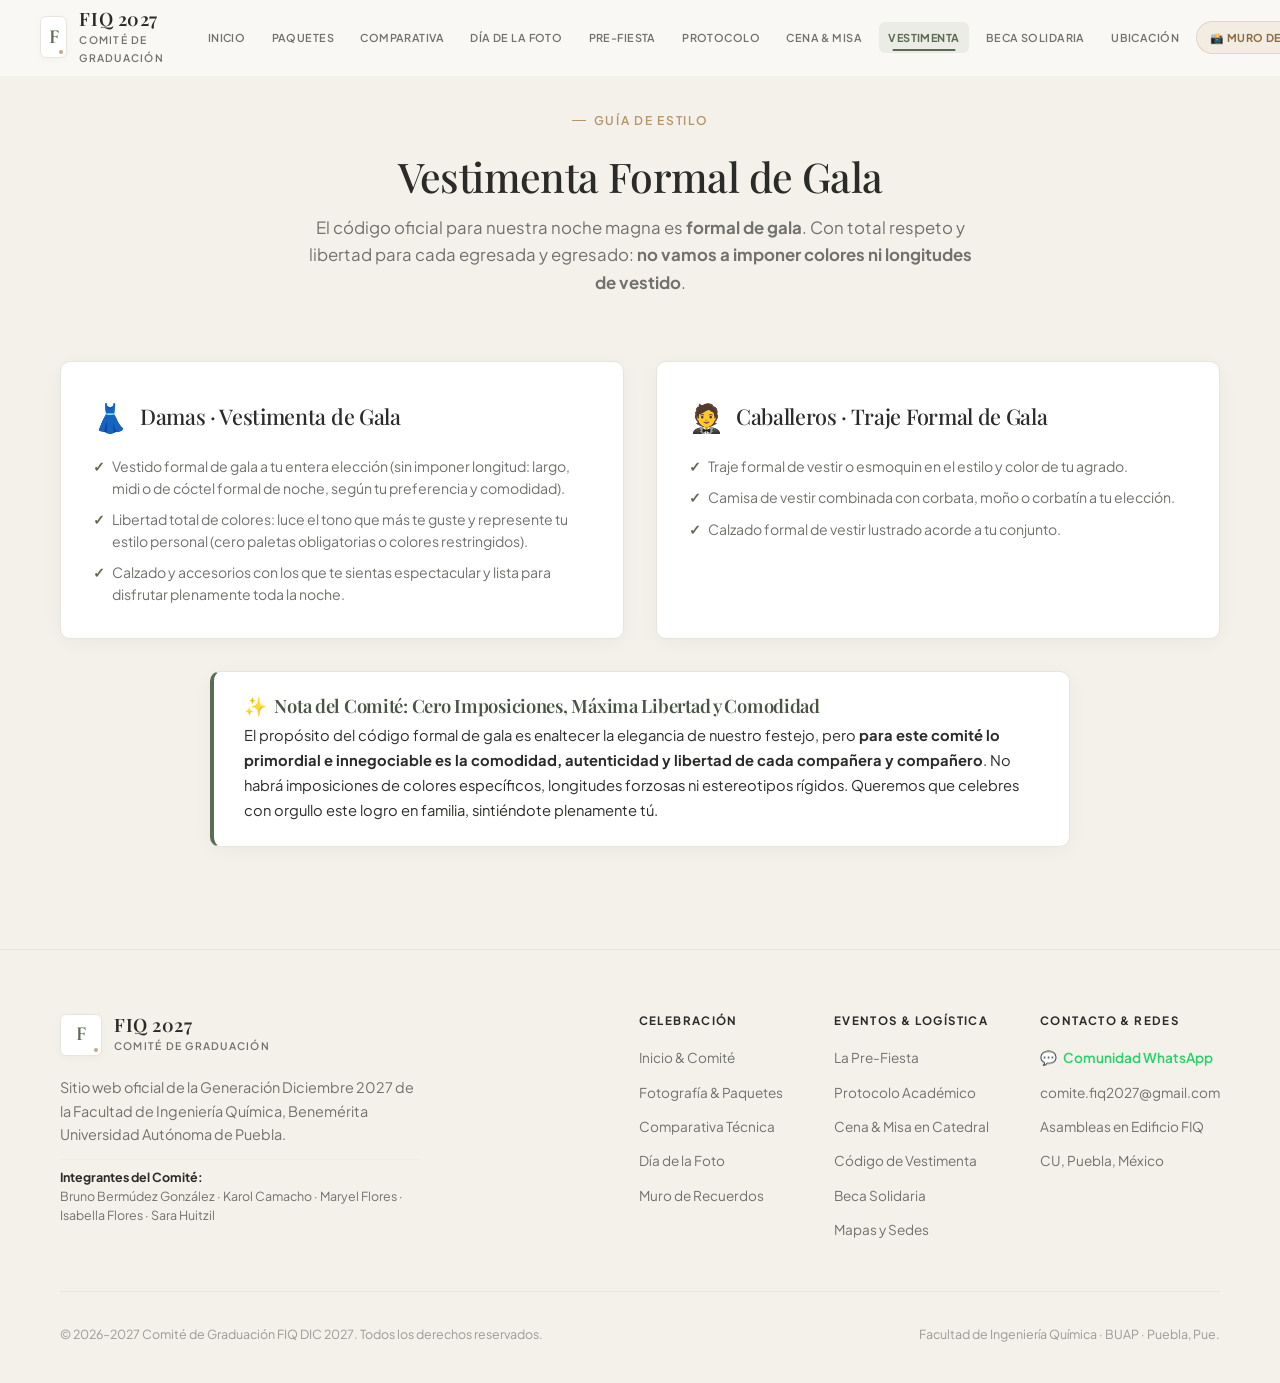
<file: vestimenta.html>
<!DOCTYPE html>
<html lang="es">
<head>
  <meta charset="UTF-8">
  <meta name="viewport" content="width=device-width, initial-scale=1.0">
  <meta http-equiv="X-UA-Compatible" content="IE=edge">
  
  <!-- SEO y Metadatos Editoriales -->
  <title>Código de Vestimenta de Gala | Graduación FIQ Diciembre 2027</title>
  <meta name="description" content="Guía de estilo formal de gala para damas y caballeros con total libertad y comodidad.">
  <meta name="theme-color" content="#FAF9F5">

  <!-- Open Graph -->
  <meta property="og:title" content="Código de Vestimenta de Gala | Graduación FIQ Diciembre 2027">
  <meta property="og:description" content="Guía de estilo formal de gala para damas y caballeros con total libertad y comodidad.">
  <meta property="og:type" content="website">

  <!-- Tipografía Google Fonts -->
  <link rel="preconnect" href="https://fonts.googleapis.com">
  <link rel="preconnect" href="https://fonts.gstatic.com" crossorigin>
  <link href="https://fonts.googleapis.com/css2?family=Cormorant+Garamond:ital,wght@0,400;0,500;0,600;0,700;1,400&family=Playfair+Display:ital,wght@0,400;0,500;0,600;0,700;1,400&family=Plus+Jakarta+Sans:wght@300;400;500;600;700&display=swap" rel="stylesheet">

  <!-- Hojas de estilos -->
  <link rel="stylesheet" href="css/styles.css">
</head>
<body>

  <!-- ======================================================================
       HEADER Y NAVBAR SUPERIOR (CENTRADO Y MEJOR ORGANIZADO)
       ====================================================================== -->
  <header class="site-header" id="site-header">
    <div class="container navbar">
      
      <!-- Monograma / Logotipo a la izquierda -->
      <a href="index.html" class="brand-link" aria-label="Volver al inicio de Graduación FIQ 2027">
        <div class="brand-monogram">F</div>
        <div class="brand-info">
          <span class="brand-title">FIQ 2027</span>
          <span class="brand-subtitle">Comité de Graduación</span>
        </div>
      </a>

      <!-- Botón de apertura para dispositivos móviles -->
      <button class="mobile-toggle" id="mobile-toggle" aria-label="Abrir menú de navegación" aria-expanded="false" aria-controls="primary-nav">
        <span class="hamburger-line"></span>
        <span class="hamburger-line"></span>
        <span class="hamburger-line"></span>
      </button>

      <!-- Menú central de navegación centrado y organizado -->
      <nav class="nav-menu-wrapper" id="primary-nav" aria-label="Navegación principal">
        <ul class="nav-links">
          <li><a href="index.html" class="nav-link">Inicio</a></li>
          <li><a href="paquetes.html" class="nav-link">Paquetes</a></li>
          <li><a href="comparativa.html" class="nav-link">Comparativa</a></li>
          <li><a href="dia-de-la-foto.html" class="nav-link">Día de la Foto</a></li>
          <li><a href="prefiesta.html" class="nav-link">Pre-Fiesta</a></li>
          <li><a href="protocolo.html" class="nav-link">Protocolo</a></li>
          <li><a href="cena-y-misa.html" class="nav-link">Cena & Misa</a></li>
          <li><a href="vestimenta.html" class="nav-link is-active" aria-current="page">Vestimenta</a></li>
          <li><a href="beca-solidaria.html" class="nav-link">Beca Solidaria</a></li>
          <li><a href="ubicacion.html" class="nav-link">Ubicación</a></li>
          <li><a href="muro-de-recuerdos.html" class="nav-link nav-link-muro">📸 Muro de Recuerdos</a></li>
        </ul>
      </nav>

    </div>
  </header>

  <!-- ======================================================================
       CONTENIDO PRINCIPAL: VISTA INDEPENDIENTE
       ====================================================================== -->
  <main id="main-content">
    <section id="codigo-vestimenta" class="section section-alt">
      <div class="container">

        <div class="section-header">
          <span class="eyebrow eyebrow-gold">Guía de Estilo</span>
          <h2>Vestimenta Formal de Gala</h2>
          <p>
            El código oficial para nuestra noche magna es <strong>formal de gala</strong>. 
            Con total respeto y libertad para cada egresada y egresado: <strong>no vamos a imponer colores ni longitudes de vestido</strong>.
          </p>
        </div>

        <div class="dresscode-grid">
          
          <div class="dresscode-card">
            <div class="dresscode-header">
              <span class="dresscode-icon">👗</span>
              <h3>Damas · Vestimenta de Gala</h3>
            </div>
            <ul class="dresscode-list">
              <li><span class="bullet">✓</span><span>Vestido formal de gala a tu entera elección (sin imponer longitud: largo, midi o de cóctel formal de noche, según tu preferencia y comodidad).</span></li>
              <li><span class="bullet">✓</span><span>Libertad total de colores: luce el tono que más te guste y represente tu estilo personal (cero paletas obligatorias o colores restringidos).</span></li>
              <li><span class="bullet">✓</span><span>Calzado y accesorios con los que te sientas espectacular y lista para disfrutar plenamente toda la noche.</span></li>
            </ul>
          </div>

          <div class="dresscode-card">
            <div class="dresscode-header">
              <span class="dresscode-icon">🤵</span>
              <h3>Caballeros · Traje Formal de Gala</h3>
            </div>
            <ul class="dresscode-list">
              <li><span class="bullet">✓</span><span>Traje formal de vestir o esmoquin en el estilo y color de tu agrado.</span></li>
              <li><span class="bullet">✓</span><span>Camisa de vestir combinada con corbata, moño o corbatín a tu elección.</span></li>
              <li><span class="bullet">✓</span><span>Calzado formal de vestir lustrado acorde a tu conjunto.</span></li>
            </ul>
          </div>

        </div>

        <!-- Nota especial de empatía y cero imposición -->
        <div class="empathy-callout">
          <h4 class="empathy-title">
            <span>✨</span>
            Nota del Comité: Cero Imposiciones, Máxima Libertad y Comodidad
          </h4>
          <p class="empathy-text">
            El propósito del código formal de gala es enaltecer la elegancia de nuestro festejo, pero 
            <strong>para este comité lo primordial e innegociable es la comodidad, autenticidad y libertad de cada compañera y compañero</strong>. 
            No habrá imposiciones de colores específicos, longitudes forzosas ni estereotipos rígidos. Queremos que celebres con orgullo este logro en familia, sintiéndote plenamente tú.
          </p>
        </div>

      </div>
    </section>

  </main>

  <!-- ======================================================================
       FOOTER EDITORIAL PERSISTENTE
       ====================================================================== -->
  <footer class="site-footer">
    <div class="container">
      <div class="footer-top">
        <div class="footer-brand">
          <div class="brand-link" style="margin-bottom: 0.5rem;">
            <div class="brand-monogram">F</div>
            <div class="brand-info">
              <span class="brand-title">FIQ 2027</span>
              <span class="brand-subtitle">Comité de Graduación</span>
            </div>
          </div>
          <p>
            Sitio web oficial de la Generación Diciembre 2027 de la Facultad de Ingeniería Química, Benemérita Universidad Autónoma de Puebla.
          </p>
          <div style="margin-top: 0.75rem; font-size: 0.78rem; color: var(--color-text-muted); line-height: 1.5; border-top: 1px solid var(--color-border-subtle); padding-top: 0.5rem;">
            <strong style="color: var(--color-text-main);">Integrantes del Comité:</strong><br>
            Bruno Bermúdez González · Karol Camacho · Maryel Flores · Isabella Flores · Sara Huitzil
          </div>
        </div>

        <div class="footer-nav">
          <div class="footer-col">
            <h5>Celebración</h5>
            <ul>
              <li><a href="index.html">Inicio &amp; Comité</a></li>
              <li><a href="paquetes.html">Fotografía &amp; Paquetes</a></li>
              <li><a href="comparativa.html">Comparativa Técnica</a></li>
              <li><a href="dia-de-la-foto.html">Día de la Foto</a></li>
              <li><a href="muro-de-recuerdos.html">Muro de Recuerdos</a></li>
            </ul>
          </div>

          <div class="footer-col">
            <h5>Eventos &amp; Logística</h5>
            <ul>
              <li><a href="prefiesta.html">La Pre-Fiesta</a></li>
              <li><a href="protocolo.html">Protocolo Académico</a></li>
              <li><a href="cena-y-misa.html">Cena &amp; Misa en Catedral</a></li>
              <li><a href="vestimenta.html">Código de Vestimenta</a></li>
              <li><a href="beca-solidaria.html">Beca Solidaria</a></li>
              <li><a href="ubicacion.html">Mapas y Sedes</a></li>
            </ul>
          </div>

          <div class="footer-col">
            <h5>Contacto &amp; Redes</h5>
            <ul>
              <li>
                <a href="https://chat.whatsapp.com/Jef0yfLLTsxL3fnGDl4Apw" target="_blank" rel="noopener noreferrer" style="color: #25D366; font-weight: 600; display: inline-flex; align-items: center; gap: 0.35rem;">
                  <span>💬</span> Comunidad WhatsApp
                </a>
              </li>
              <li><a href="mailto:comite.fiq2027@gmail.com">comite.fiq2027@gmail.com</a></li>
              <li><a href="ubicacion.html">Asambleas en Edificio FIQ</a></li>
              <li><a href="ubicacion.html">CU, Puebla, México</a></li>
            </ul>
          </div>
        </div>
      </div>

      <div class="footer-bottom">
        <span>© 2026–2027 Comité de Graduación FIQ DIC 2027. Todos los derechos reservados.</span>
        <span>Facultad de Ingeniería Química · BUAP · Puebla, Pue.</span>
      </div>
    </div>
  </footer>

  <!-- Script interactivo de navegación y eventos -->
  <script src="js/main.js"></script>
</body>
</html>
</file>
<file: css/styles.css>
/* ==========================================================================
   GRADUACIÓN FIQ DICIEMBRE 2027 — SISTEMA DE DISEÑO EDITORIAL (ESTILO ZOLA)
   Facultad de Ingeniería Química — Benemérita Universidad Autónoma de Puebla
   ========================================================================== */

/* --------------------------------------------------------------------------
   1. VARIABLES DE SISTEMA Y TOKENS DE DISEÑO
   -------------------------------------------------------------------------- */
:root {
  /* Paleta cromática oficial */
  --color-bg-base: #FAF9F5;          /* Marfil suave / lienzo editorial */
  --color-bg-card: #FFFFFF;          /* Blanco puro para tarjetas y modales */
  --color-bg-surface-alt: #F4F1EA;   /* Marfil secundario para contraste sutil */
  --color-bg-subtle: #EFECE6;        /* Tono arena para divisores o badges */

  /* Acentos de marca */
  --color-sage: #5B6B54;             /* Verde olivo / salvia sobrio */
  --color-sage-hover: #485542;       /* Salvia profundo para hover */
  --color-sage-light: #778870;       /* Salvia suave */
  --color-sage-tint: rgba(91, 107, 84, 0.08); /* Fondo salvia ultra suave */
  --color-sage-glow: rgba(91, 107, 84, 0.18);

  --color-gold: #C5A880;             /* Dorado tenue editorial */
  --color-gold-hover: #B3946B;       /* Dorado acentuado */
  --color-gold-light: #DFCAAE;       /* Dorado pálido */
  --color-gold-tint: rgba(197, 168, 128, 0.12); /* Acento dorado traslúcido */

  /* Tipografía y textos */
  --color-text-main: #2B2B29;        /* Carbón oscuro de máxima legibilidad */
  --color-text-muted: #71716E;       /* Gris topo neutro para subtítulos/metadatos */
  --color-text-light: #9B9B97;       /* Gris atenuado para notas al pie */
  --color-text-inverse: #FAF9F5;     /* Texto sobre fondos oscuros */

  /* Bordes y divisores */
  --color-border: #E8E5DF;           /* Borde neutro editorial */
  --color-border-subtle: #F0EDE8;    /* Borde ultra suave */
  --color-border-focus: #5B6B54;     /* Anillo de enfoque accesible */

  /* Elevaciones y sombras */
  --shadow-card: 0 4px 20px rgba(0, 0, 0, 0.04);
  --shadow-card-hover: 0 12px 32px rgba(43, 43, 41, 0.07);
  --shadow-navbar: 0 2px 18px rgba(43, 43, 41, 0.035);
  --shadow-dropdown: 0 10px 30px rgba(43, 43, 41, 0.08);

  /* Tipografía */
  --font-serif: 'Playfair Display', 'Cormorant Garamond', Georgia, serif;
  --font-serif-display: 'Cormorant Garamond', 'Playfair Display', Georgia, serif;
  --font-sans: 'Plus Jakarta Sans', -apple-system, BlinkMacSystemFont, 'Segoe UI', Roboto, sans-serif;

  /* Espaciado modular */
  --space-2xs: 0.25rem;
  --space-xs:  0.5rem;
  --space-sm:  0.75rem;
  --space-md:  1rem;
  --space-lg:  1.5rem;
  --space-xl:  2rem;
  --space-2xl: 3rem;
  --space-3xl: 4.5rem;
  --space-4xl: 6rem;

  /* Estructura y contenedores */
  --container-max-width: 1240px;
  --container-narrow-width: 960px;
  --navbar-height: 76px;
  --radius-sm: 6px;
  --radius-md: 10px;
  --radius-lg: 16px;
  --radius-full: 9999px;

  /* Transiciones elegantes */
  --transition-fast: 160ms cubic-bezier(0.2, 0, 0, 1);
  --transition-smooth: 280ms cubic-bezier(0.16, 1, 0.3, 1);
  --transition-slow: 450ms cubic-bezier(0.16, 1, 0.3, 1);

  /* Índices de capa */
  --z-base: 1;
  --z-sticky: 100;
  --z-header: 500;
  --z-modal: 1000;
}

/* --------------------------------------------------------------------------
   2. RESET Y ESTILOS BASE
   -------------------------------------------------------------------------- */
*,
*::before,
*::after {
  box-sizing: border-box;
  margin: 0;
  padding: 0;
}

html {
  font-size: 16px;
  scroll-behavior: smooth;
  scroll-padding-top: calc(var(--navbar-height) + 1.5rem);
  -webkit-font-smoothing: antialiased;
  -moz-osx-font-smoothing: grayscale;
  background-color: var(--color-bg-base);
  color: var(--color-text-main);
}

body {
  font-family: var(--font-sans);
  font-weight: 400;
  line-height: 1.65;
  color: var(--color-text-main);
  background-color: var(--color-bg-base);
  min-height: 100vh;
  display: flex;
  flex-direction: column;
  position: relative;
  overflow-x: hidden;
}

img,
svg {
  display: block;
  max-width: 100%;
  height: auto;
}

a {
  color: inherit;
  text-decoration: none;
  transition: color var(--transition-fast);
}

button {
  font-family: inherit;
  cursor: pointer;
  border: none;
  background: transparent;
}

ul, ol {
  list-style: none;
}

/* Accesibilidad al enfoque */
:focus-visible {
  outline: 2px solid var(--color-border-focus);
  outline-offset: 3px;
}

/* --------------------------------------------------------------------------
   3. TIPOGRAFÍA Y CLASES EDITORIALES
   -------------------------------------------------------------------------- */
h1, h2, h3, h4, h5, h6 {
  font-family: var(--font-serif);
  font-weight: 500;
  line-height: 1.25;
  color: var(--color-text-main);
  letter-spacing: -0.015em;
}

h1 {
  font-size: clamp(2.4rem, 4.5vw, 3.8rem);
  font-weight: 600;
}

h2 {
  font-size: clamp(1.9rem, 3.2vw, 2.75rem);
}

h3 {
  font-size: clamp(1.4rem, 2.2vw, 1.85rem);
}

h4 {
  font-size: 1.2rem;
  font-weight: 600;
}

p {
  color: var(--color-text-main);
  margin-bottom: var(--space-md);
}

p.lead {
  font-size: 1.125rem;
  line-height: 1.75;
  color: var(--color-text-muted);
}

/* Versalitas / Eyebrows estilo Zola Travel */
.eyebrow {
  display: inline-flex;
  align-items: center;
  gap: var(--space-xs);
  font-family: var(--font-sans);
  font-size: 0.75rem;
  font-weight: 600;
  text-transform: uppercase;
  letter-spacing: 0.14em;
  color: var(--color-sage);
  margin-bottom: var(--space-sm);
}

.eyebrow-gold {
  color: var(--color-gold-hover);
}

.eyebrow::before,
.eyebrow-accent::before {
  content: "";
  display: inline-block;
  width: 14px;
  height: 1.5px;
  background-color: currentColor;
}

/* --------------------------------------------------------------------------
   4. ESTRUCTURA Y LAYOUT DE CONTENEDORES
   -------------------------------------------------------------------------- */
.container {
  width: 100%;
  max-width: var(--container-max-width);
  margin-left: auto;
  margin-right: auto;
  padding-left: clamp(1.25rem, 4vw, 2.5rem);
  padding-right: clamp(1.25rem, 4vw, 2.5rem);
}

.container-narrow {
  max-width: var(--container-narrow-width);
}

.section {
  padding-top: clamp(4rem, 8vw, 6.5rem);
  padding-bottom: clamp(4rem, 8vw, 6.5rem);
  position: relative;
}

.section-alt {
  background-color: var(--color-bg-surface-alt);
}

.section-header {
  text-align: center;
  max-width: 680px;
  margin: 0 auto clamp(2.5rem, 5vw, 4rem) auto;
}

.section-header.text-left {
  text-align: left;
  margin-left: 0;
}

.section-header h2 {
  margin-top: var(--space-xs);
  margin-bottom: var(--space-sm);
}

.section-header p {
  color: var(--color-text-muted);
  font-size: 1.05rem;
  margin-bottom: 0;
}

/* Divisor sutil editorial */
.divider-editorial {
  border: none;
  height: 1px;
  background: linear-gradient(
    90deg,
    rgba(232, 229, 223, 0) 0%,
    var(--color-border) 25%,
    var(--color-gold) 50%,
    var(--color-border) 75%,
    rgba(232, 229, 223, 0) 100%
  );
  margin: var(--space-3xl) 0;
}

/* --------------------------------------------------------------------------
   5. NAVBAR SUPERIOR (STICKY CON BLUR Y SCROLL SPY)
   -------------------------------------------------------------------------- */
.site-header {
  position: fixed;
  top: 0;
  left: 0;
  right: 0;
  height: var(--navbar-height);
  z-index: var(--z-header);
  background-color: rgba(250, 249, 245, 0.88);
  backdrop-filter: blur(14px);
  -webkit-backdrop-filter: blur(14px);
  border-bottom: 1px solid transparent;
  transition:
    background-color var(--transition-smooth),
    border-color var(--transition-smooth),
    box-shadow var(--transition-smooth),
    transform var(--transition-smooth);
}

.site-header.is-scrolled {
  background-color: rgba(250, 249, 245, 0.95);
  border-bottom-color: var(--color-border);
  box-shadow: var(--shadow-navbar);
}

.navbar {
  height: 100%;
  display: flex;
  align-items: center;
  justify-content: space-between;
  gap: var(--space-md);
}

/* Logo & Monograma Editorial */
.brand-link {
  display: inline-flex;
  align-items: center;
  gap: var(--space-sm);
  text-decoration: none;
  color: var(--color-text-main);
  user-select: none;
}

.brand-monogram {
  display: inline-flex;
  align-items: center;
  justify-content: center;
  width: 42px;
  height: 42px;
  border-radius: var(--radius-sm);
  background-color: var(--color-bg-card);
  border: 1px solid var(--color-border);
  box-shadow: 0 2px 8px rgba(0, 0, 0, 0.03);
  font-family: var(--font-serif-display);
  font-size: 1.25rem;
  font-weight: 700;
  color: var(--color-sage);
  letter-spacing: -0.02em;
  position: relative;
  transition: transform var(--transition-fast), border-color var(--transition-fast);
}

.brand-monogram::after {
  content: "";
  position: absolute;
  bottom: 3px;
  right: 3px;
  width: 4px;
  height: 4px;
  border-radius: 50%;
  background-color: var(--color-gold);
}

.brand-link:hover .brand-monogram {
  transform: translateY(-1px);
  border-color: var(--color-gold);
}

.brand-info {
  display: flex;
  flex-direction: column;
}

.brand-title {
  font-family: var(--font-serif);
  font-size: 1.15rem;
  font-weight: 600;
  letter-spacing: 0.03em;
  color: var(--color-text-main);
  line-height: 1.1;
}

.brand-subtitle {
  font-family: var(--font-sans);
  font-size: 0.65rem;
  font-weight: 600;
  text-transform: uppercase;
  letter-spacing: 0.12em;
  color: var(--color-text-muted);
  margin-top: 2px;
}

/* Container de la barra de navegación con mayor amplitud */
.site-header .navbar {
  max-width: 1440px;
  width: 100%;
  display: flex;
  align-items: center;
  justify-content: space-between;
  gap: 1.25rem;
}

/* Enlaces centrales de navegación perfectamente centrados */
.nav-menu-wrapper {
  display: flex;
  align-items: center;
  justify-content: center;
  flex: 1;
}

.nav-links {
  display: flex;
  align-items: center;
  justify-content: center;
  gap: clamp(0.15rem, 0.6vw, 0.75rem);
  list-style: none;
}

.nav-link {
  position: relative;
  display: inline-flex;
  align-items: center;
  justify-content: center;
  padding: 0.42rem 0.58rem;
  font-family: var(--font-sans);
  font-size: clamp(0.68rem, 0.73vw, 0.75rem);
  font-weight: 600;
  text-transform: uppercase;
  letter-spacing: 0.04em;
  color: var(--color-text-muted);
  white-space: nowrap;
  border-radius: var(--radius-sm);
  transition: all var(--transition-fast);
}

/* Indicador visual minimalista para sección activa */
.nav-link::after {
  content: "";
  position: absolute;
  bottom: 2px;
  left: 0;
  width: 100%;
  height: 2px;
  background-color: var(--color-sage);
  border-radius: 2px;
  transform: scaleX(0);
  transform-origin: center;
  transition: transform var(--transition-smooth), background-color var(--transition-smooth);
}

.nav-link:hover {
  color: var(--color-text-main);
  background-color: rgba(91, 107, 84, 0.05);
}

.nav-link:hover::after {
  transform: scaleX(0.45);
  background-color: var(--color-gold);
}

.nav-link.is-active {
  color: var(--color-sage);
  font-weight: 700;
  background-color: rgba(91, 107, 84, 0.08);
}

.nav-link.is-active::after {
  transform: scaleX(0.7);
  background-color: var(--color-sage);
}

/* Estilo destacado elegante para Muro de Recuerdos */
.nav-link-muro {
  background-color: rgba(197, 168, 128, 0.15);
  color: #8C6D41;
  border: 1px solid rgba(197, 168, 128, 0.35);
  font-weight: 700;
  border-radius: var(--radius-full);
  padding: 0.4rem 0.8rem;
}

.nav-link-muro:hover {
  background-color: rgba(197, 168, 128, 0.25);
  color: #72552B;
}

.nav-link-muro.is-active {
  background-color: var(--color-sage) !important;
  color: #FFFFFF !important;
  border-color: var(--color-sage) !important;
}

/* Botón menú móvil (Hamburger) */
.mobile-toggle {
  display: none;
  position: relative;
  width: 40px;
  height: 40px;
  padding: 8px;
  flex-direction: column;
  justify-content: space-around;
  align-items: center;
  background: var(--color-bg-card);
  border: 1px solid var(--color-border);
  border-radius: var(--radius-sm);
  cursor: pointer;
  z-index: calc(var(--z-header) + 10);
  transition: border-color var(--transition-fast), background var(--transition-fast);
}

.mobile-toggle:hover {
  border-color: var(--color-gold);
}

.hamburger-line {
  display: block;
  width: 20px;
  height: 2px;
  background-color: var(--color-text-main);
  border-radius: 2px;
  transition: transform var(--transition-smooth), opacity var(--transition-fast);
  transform-origin: center;
}

.mobile-toggle.is-open .hamburger-line:nth-child(1) {
  transform: translateY(6px) rotate(45deg);
}

.mobile-toggle.is-open .hamburger-line:nth-child(2) {
  opacity: 0;
  transform: scaleX(0);
}

.mobile-toggle.is-open .hamburger-line:nth-child(3) {
  transform: translateY(-6px) rotate(-45deg);
}

/* --------------------------------------------------------------------------
   6. COMPONENTES: TARJETAS, BOTONES Y BADGES
   -------------------------------------------------------------------------- */
/* Tarjetas puras con sombra suave */
.card {
  background-color: var(--color-bg-card);
  border: 1px solid var(--color-border);
  border-radius: var(--radius-md);
  padding: clamp(1.5rem, 3vw, 2.25rem);
  box-shadow: var(--shadow-card);
  transition:
    transform var(--transition-smooth),
    box-shadow var(--transition-smooth),
    border-color var(--transition-smooth);
  position: relative;
}

.card:hover {
  transform: translateY(-3px);
  box-shadow: var(--shadow-card-hover);
  border-color: rgba(197, 168, 128, 0.4);
}

.card-header {
  margin-bottom: var(--space-md);
}

.card-title {
  font-family: var(--font-serif);
  font-size: 1.45rem;
  margin-bottom: var(--space-xs);
}

.card-meta {
  font-size: 0.8rem;
  color: var(--color-text-muted);
  text-transform: uppercase;
  letter-spacing: 0.08em;
}

/* Botones editoriales */
.btn {
  display: inline-flex;
  align-items: center;
  justify-content: center;
  gap: var(--space-xs);
  padding: 0.75rem 1.6rem;
  font-family: var(--font-sans);
  font-size: 0.78rem;
  font-weight: 600;
  text-transform: uppercase;
  letter-spacing: 0.12em;
  border-radius: var(--radius-sm);
  border: 1px solid transparent;
  text-decoration: none;
  cursor: pointer;
  transition: all var(--transition-smooth);
  user-select: none;
}

.btn-primary {
  background-color: var(--color-sage);
  color: #FFFFFF;
  border-color: var(--color-sage);
  box-shadow: 0 3px 12px rgba(91, 107, 84, 0.15);
}

.btn-primary:hover {
  background-color: var(--color-sage-hover);
  border-color: var(--color-sage-hover);
  color: #FFFFFF;
  transform: translateY(-1px);
  box-shadow: 0 5px 16px rgba(91, 107, 84, 0.25);
}

.btn-secondary {
  background-color: transparent;
  color: var(--color-text-main);
  border-color: var(--color-border);
}

.btn-secondary:hover {
  border-color: var(--color-sage);
  background-color: var(--color-sage-tint);
  color: var(--color-sage);
}

/* Botón con borde lino/arena estilo editorial Zola */
.btn-linen {
  background-color: #FFFFFF;
  color: var(--color-text-main);
  border-color: #DEDAD3;
  box-shadow: 0 2px 8px rgba(0, 0, 0, 0.02);
}

.btn-linen:hover {
  border-color: var(--color-sage);
  background-color: #FAF9F5;
  color: var(--color-sage);
  transform: translateY(-1px);
  box-shadow: 0 4px 14px rgba(43, 43, 41, 0.06);
}

.btn-sm {
  padding: 0.45rem 1rem;
  font-size: 0.72rem;
  letter-spacing: 0.1em;
}

.btn-gold {
  background-color: var(--color-gold);
  color: #FFFFFF;
  border-color: var(--color-gold);
}

.btn-gold:hover {
  background-color: var(--color-gold-hover);
  border-color: var(--color-gold-hover);
  color: #FFFFFF;
  transform: translateY(-1px);
}

.btn-pill {
  border-radius: var(--radius-full);
}

/* Badges e Insignias */
.badge {
  display: inline-flex;
  align-items: center;
  gap: 0.35rem;
  padding: 0.25rem 0.65rem;
  font-size: 0.7rem;
  font-weight: 600;
  text-transform: uppercase;
  letter-spacing: 0.1em;
  border-radius: var(--radius-full);
  border: 1px solid transparent;
}

.badge-sage {
  background-color: var(--color-sage-tint);
  color: var(--color-sage);
  border-color: rgba(91, 107, 84, 0.2);
}

.badge-gold {
  background-color: var(--color-gold-tint);
  color: var(--color-gold-hover);
  border-color: rgba(197, 168, 128, 0.3);
}

.badge-subtle {
  background-color: var(--color-bg-subtle);
  color: var(--color-text-muted);
  border-color: var(--color-border);
}

/* --------------------------------------------------------------------------
   7. SISTEMA DE GRIDS Y UTILIDADES
   -------------------------------------------------------------------------- */
.grid {
  display: grid;
  gap: clamp(1.25rem, 2.5vw, 2rem);
}

.grid-2 {
  grid-template-columns: repeat(2, minmax(0, 1fr));
}

.grid-3 {
  grid-template-columns: repeat(3, minmax(0, 1fr));
}

.grid-4 {
  grid-template-columns: repeat(4, minmax(0, 1fr));
}

.flex-center {
  display: flex;
  align-items: center;
  justify-content: center;
}

.text-center {
  text-align: center;
}

.text-muted {
  color: var(--color-text-muted);
}

/* Estilo de preview de contenido para arquitectura base */
.content-placeholder-box {
  background-color: var(--color-bg-card);
  border: 1px dashed var(--color-border);
  border-radius: var(--radius-md);
  padding: var(--space-2xl) var(--space-xl);
  text-align: center;
  color: var(--color-text-muted);
  font-size: 0.9rem;
}

.content-placeholder-box code {
  background-color: var(--color-bg-surface-alt);
  padding: 0.2rem 0.45rem;
  border-radius: var(--radius-sm);
  font-size: 0.82rem;
  color: var(--color-sage);
}

/* --------------------------------------------------------------------------
   8. HERO SECTION EDITORIAL (ESTILO ZOLA TRAVEL)
   -------------------------------------------------------------------------- */
.section-hero {
  padding-top: calc(var(--navbar-height) + clamp(2.5rem, 5vw, 4rem));
  padding-bottom: clamp(3.5rem, 7vw, 5.5rem);
  background: radial-gradient(
    circle at 50% 8%,
    rgba(197, 168, 128, 0.09) 0%,
    rgba(250, 249, 245, 0) 70%
  );
}

.hero-container {
  display: flex;
  flex-direction: column;
  gap: clamp(2rem, 4vw, 3rem);
}

.hero-content {
  text-align: center;
  max-width: 860px;
  margin: 0 auto;
}

.hero-tagline-wrapper {
  margin-bottom: var(--space-md);
}

.hero-tagline {
  display: inline-flex;
  align-items: center;
  gap: var(--space-xs);
  font-size: 0.76rem;
  font-weight: 600;
  text-transform: uppercase;
  letter-spacing: 0.16em;
  color: var(--color-sage);
  background-color: var(--color-sage-tint);
  border: 1px solid rgba(91, 107, 84, 0.18);
  padding: 0.4rem 1.15rem;
  border-radius: var(--radius-full);
}

.hero-title {
  margin-bottom: var(--space-md);
  font-weight: 600;
  line-height: 1.18;
}

.hero-title .highlight-serif {
  font-style: italic;
  color: var(--color-sage);
  font-weight: 500;
}

.hero-statement {
  max-width: 720px;
  margin: 0 auto var(--space-xl) auto;
}

.hero-description {
  font-size: clamp(1.02rem, 1.6vw, 1.15rem);
  line-height: 1.85;
  color: var(--color-text-muted);
  margin-bottom: 0;
}

.hero-description strong {
  color: var(--color-text-main);
  font-weight: 600;
}

.hero-actions {
  display: flex;
  align-items: center;
  justify-content: center;
  gap: var(--space-md);
  flex-wrap: wrap;
}

.btn-cta {
  padding: 0.85rem 1.8rem;
  font-size: 0.8rem;
}

/* --------------------------------------------------------------------------
   8.1 TARJETA DE ESTADO / ALERTA INFORMATIVA
   -------------------------------------------------------------------------- */
.hero-alert-card {
  background-color: var(--color-bg-card);
  border: 1px solid var(--color-border);
  border-left: 4px solid var(--color-gold);
  border-radius: var(--radius-md);
  padding: clamp(1rem, 2vw, 1.35rem) clamp(1.25rem, 3vw, 1.85rem);
  box-shadow: var(--shadow-card);
  display: flex;
  align-items: center;
  justify-content: space-between;
  gap: var(--space-md);
  max-width: 920px;
  margin: 0 auto;
  width: 100%;
  transition: transform var(--transition-smooth), box-shadow var(--transition-smooth);
}

.hero-alert-card:hover {
  transform: translateY(-2px);
  box-shadow: var(--shadow-card-hover);
}

.alert-indicator-pulse {
  position: relative;
  width: 14px;
  height: 14px;
  flex-shrink: 0;
  display: flex;
  align-items: center;
  justify-content: center;
}

.pulse-ring {
  position: absolute;
  width: 100%;
  height: 100%;
  border-radius: 50%;
  background-color: var(--color-gold);
  opacity: 0.45;
  animation: pulse-ring-anim 2.2s cubic-bezier(0.215, 0.61, 0.355, 1) infinite;
}

.pulse-dot {
  position: relative;
  width: 8px;
  height: 8px;
  border-radius: 50%;
  background-color: var(--color-gold);
}

@keyframes pulse-ring-anim {
  0% {
    transform: scale(0.9);
    opacity: 0.8;
  }
  70% {
    transform: scale(2.2);
    opacity: 0;
  }
  100% {
    transform: scale(2.2);
    opacity: 0;
  }
}

.alert-content {
  flex-grow: 1;
}

.alert-header-line {
  display: flex;
  align-items: center;
  gap: var(--space-sm);
  margin-bottom: 0.35rem;
}

.alert-timestamp {
  font-size: 0.68rem;
  font-weight: 600;
  text-transform: uppercase;
  letter-spacing: 0.1em;
  color: var(--color-text-light);
}

.alert-message {
  font-size: 0.92rem;
  line-height: 1.55;
  color: var(--color-text-main);
  margin-bottom: 0;
}

.alert-message strong {
  font-weight: 600;
  color: var(--color-sage-hover);
}

.alert-action {
  flex-shrink: 0;
}

.alert-link {
  font-size: 0.78rem;
  font-weight: 600;
  text-transform: uppercase;
  letter-spacing: 0.1em;
  color: var(--color-sage);
  display: inline-flex;
  align-items: center;
  gap: 0.35rem;
  transition: transform var(--transition-fast), color var(--transition-fast);
}

.alert-link:hover {
  color: var(--color-sage-hover);
  transform: translateX(3px);
}

/* --------------------------------------------------------------------------
   8.2 MÓDULO DE CUENTA REGRESIVA (COUNTDOWN EDITORIAL)
   -------------------------------------------------------------------------- */
.countdown-module {
  max-width: 920px;
  margin: 0 auto;
  width: 100%;
  padding: clamp(1.5rem, 3vw, 2.25rem);
}

.countdown-header {
  display: flex;
  align-items: flex-end;
  justify-content: space-between;
  gap: var(--space-md);
  margin-bottom: var(--space-lg);
  flex-wrap: wrap;
  border-bottom: 1px solid var(--color-border);
  padding-bottom: var(--space-md);
}

.countdown-heading h2.countdown-title {
  font-size: clamp(1.4rem, 2.2vw, 1.85rem);
  margin-bottom: 0;
  margin-top: 0.2rem;
}

.status-dot {
  display: inline-block;
  width: 6px;
  height: 6px;
  border-radius: 50%;
  background-color: var(--color-gold);
  margin-right: 0.25rem;
}

.countdown-grid {
  display: grid;
  grid-template-columns: repeat(4, minmax(0, 1fr));
  gap: clamp(0.75rem, 1.4vw, 1.25rem);
  margin-bottom: var(--space-lg);
}

@media (max-width: 1100px) {
  .countdown-grid {
    grid-template-columns: repeat(2, minmax(0, 1fr));
  }
}

@media (max-width: 600px) {
  .countdown-grid {
    grid-template-columns: 1fr;
  }
}

.countdown-card {
  background-color: var(--color-bg-base);
  border: 1px solid var(--color-border);
  border-radius: var(--radius-sm);
  padding: clamp(1.2rem, 2.2vw, 1.6rem);
  display: flex;
  flex-direction: column;
  justify-content: space-between;
  gap: var(--space-md);
  transition: border-color var(--transition-fast), background-color var(--transition-fast);
}

.countdown-card:hover {
  border-color: var(--color-gold);
  background-color: #FFFFFF;
}

.event-type {
  font-size: 0.68rem;
  font-weight: 600;
  text-transform: uppercase;
  letter-spacing: 0.12em;
  color: var(--color-sage);
  display: block;
  margin-bottom: 0.25rem;
}

.event-title {
  font-family: var(--font-serif);
  font-size: 1.3rem;
  font-weight: 600;
  margin-bottom: 0.25rem;
}

.event-subtitle {
  font-size: 0.82rem;
  color: var(--color-text-muted);
  line-height: 1.45;
  margin-bottom: 0;
}

/* Unidades del contador */
.countdown-display {
  display: flex;
  align-items: center;
  justify-content: flex-start;
  gap: 0.5rem;
  user-select: none;
}

.countdown-unit {
  display: flex;
  flex-direction: column;
  align-items: center;
  min-width: 48px;
}

.unit-box {
  width: 100%;
  background-color: var(--color-bg-card);
  border: 1px solid var(--color-border);
  border-radius: var(--radius-sm);
  padding: 0.4rem 0.2rem;
  text-align: center;
  box-shadow: 0 2px 6px rgba(0, 0, 0, 0.02);
}

.unit-num {
  font-family: var(--font-serif-display);
  font-size: 1.65rem;
  font-weight: 700;
  color: var(--color-sage);
  line-height: 1;
  display: block;
}

.unit-label {
  font-size: 0.62rem;
  font-weight: 600;
  text-transform: uppercase;
  letter-spacing: 0.12em;
  color: var(--color-text-muted);
  margin-top: 0.35rem;
}

.countdown-unit-divider {
  font-family: var(--font-serif-display);
  font-size: 1.4rem;
  font-weight: 600;
  color: var(--color-gold);
  line-height: 1;
  margin-bottom: 1rem;
}

.event-status-pill {
  display: inline-flex;
  align-items: center;
  gap: 0.4rem;
  font-size: 0.72rem;
  font-weight: 600;
  color: var(--color-text-muted);
  text-transform: uppercase;
  letter-spacing: 0.08em;
  padding-top: var(--space-xs);
  border-top: 1px dashed var(--color-border);
}

.pill-dot {
  width: 5px;
  height: 5px;
  border-radius: 50%;
  background-color: var(--color-sage);
}

/* Pie del módulo Countdown */
.countdown-footer-note {
  background-color: var(--color-bg-surface-alt);
  border: 1px solid var(--color-border);
  border-radius: var(--radius-sm);
  padding: 0.85rem 1.25rem;
  display: flex;
  align-items: center;
  justify-content: space-between;
  gap: var(--space-md);
  flex-wrap: wrap;
}

.countdown-status-indicator {
  display: flex;
  align-items: center;
  gap: 0.6rem;
  color: var(--color-text-main);
  font-size: 0.85rem;
}

.countdown-clock-icon {
  color: var(--color-sage);
  flex-shrink: 0;
}

.countdown-status-text strong {
  color: var(--color-text-main);
}

.hero-meta-strip {
  display: flex;
  align-items: center;
  justify-content: center;
  gap: clamp(1.2rem, 3vw, 2.5rem);
  margin-top: var(--space-md);
  padding-top: var(--space-xl);
  border-top: 1px solid var(--color-border);
  flex-wrap: wrap;
}

.meta-item {
  display: flex;
  flex-direction: column;
  align-items: center;
  text-align: center;
}

.meta-label {
  font-size: 0.68rem;
  font-weight: 600;
  text-transform: uppercase;
  letter-spacing: 0.12em;
  color: var(--color-text-muted);
}

.meta-value {
  font-family: var(--font-serif);
  font-size: 1.25rem;
  font-weight: 600;
  color: var(--color-text-main);
  margin-top: 2px;
}

/* --------------------------------------------------------------------------
   8.3 SECCIÓN FOTOGRAFÍA: EXPO TOURS GRADUACIONES Y PAQUETES (GRID DE 4 TARJETAS)
   -------------------------------------------------------------------------- */
.manufacturer-banner {
  background-color: var(--color-bg-card);
  border: 1px solid var(--color-border);
  border-radius: var(--radius-md);
  padding: clamp(1.2rem, 2.5vw, 1.75rem);
  box-shadow: var(--shadow-card);
  margin-bottom: clamp(2.5rem, 4vw, 3.5rem);
  display: flex;
  align-items: center;
  justify-content: space-between;
  gap: var(--space-lg);
  flex-wrap: wrap;
}

.manufacturer-info {
  max-width: 440px;
}

.manufacturer-title {
  font-family: var(--font-serif);
  font-size: 1.25rem;
  font-weight: 600;
  color: var(--color-text-main);
  margin-bottom: 0.25rem;
}

.manufacturer-desc {
  font-size: 0.88rem;
  color: var(--color-text-muted);
  line-height: 1.5;
  margin-bottom: 0;
}

.manufacturer-pillars {
  display: flex;
  align-items: center;
  gap: clamp(0.75rem, 1.5vw, 1.25rem);
  flex-wrap: wrap;
}

.pillar-item {
  display: flex;
  align-items: center;
  gap: 0.45rem;
  font-size: 0.75rem;
  font-weight: 600;
  text-transform: uppercase;
  letter-spacing: 0.08em;
  color: var(--color-text-main);
  background-color: var(--color-bg-surface-alt);
  border: 1px solid var(--color-border);
  padding: 0.45rem 0.85rem;
  border-radius: var(--radius-sm);
}

.pillar-icon {
  color: var(--color-sage);
}

/* Grid de los 4 paquetes */
.grid-packages {
  display: grid;
  grid-template-columns: repeat(4, 1fr);
  gap: clamp(1rem, 1.6vw, 1.6rem);
  align-items: stretch;
}

.card-package {
  background-color: var(--color-bg-card);
  border: 1px solid var(--color-border);
  border-radius: var(--radius-md);
  padding: clamp(1.4rem, 2vw, 1.85rem);
  box-shadow: var(--shadow-card);
  display: flex;
  flex-direction: column;
  justify-content: space-between;
  position: relative;
  transition:
    transform var(--transition-smooth),
    box-shadow var(--transition-smooth),
    border-color var(--transition-smooth);
}

.card-package:hover {
  transform: translateY(-4px);
  box-shadow: var(--shadow-card-hover);
  border-color: rgba(197, 168, 128, 0.5);
}

/* Paquete destacado (Gala Doble Marco) */
.card-package.is-featured {
  border: 2px solid var(--color-gold);
  background: linear-gradient(180deg, #FFFFFF 0%, #FAF8F4 100%);
  box-shadow: 0 10px 32px rgba(197, 168, 128, 0.18);
  transform: translateY(-2px);
}

.card-package.is-featured:hover {
  transform: translateY(-6px);
  box-shadow: 0 16px 40px rgba(197, 168, 128, 0.25);
}

.recommended-ribbon {
  position: absolute;
  top: -12px;
  left: 50%;
  transform: translateX(-50%);
  background-color: var(--color-gold);
  color: #FFFFFF;
  font-size: 0.68rem;
  font-weight: 700;
  text-transform: uppercase;
  letter-spacing: 0.12em;
  padding: 0.3rem 0.95rem;
  border-radius: var(--radius-full);
  box-shadow: 0 4px 12px rgba(197, 168, 128, 0.35);
  white-space: nowrap;
  z-index: 2;
}

.package-header {
  margin-bottom: var(--space-md);
}

.package-badge-wrap {
  margin-bottom: 0.75rem;
}

.package-name {
  font-family: var(--font-serif);
  font-size: 1.35rem;
  font-weight: 600;
  line-height: 1.25;
  color: var(--color-text-main);
  margin-bottom: 0.75rem;
  min-height: 3.35rem;
  display: flex;
  align-items: flex-start;
}

.package-price-wrap {
  display: flex;
  flex-direction: column;
}

.package-price-main {
  display: flex;
  align-items: baseline;
  gap: 0.2rem;
}

.package-approx {
  font-size: 1.1rem;
  font-weight: 500;
  color: var(--color-text-muted);
}

.package-amount {
  font-family: var(--font-serif-display);
  font-size: 2.35rem;
  font-weight: 700;
  color: var(--color-text-main);
  line-height: 1;
}

.card-package.is-featured .package-amount {
  color: var(--color-sage);
}

.package-currency {
  font-size: 0.82rem;
  font-weight: 700;
  color: var(--color-text-muted);
  text-transform: uppercase;
  letter-spacing: 0.05em;
  margin-left: 0.2rem;
}

.package-period {
  font-size: 0.7rem;
  font-weight: 600;
  text-transform: uppercase;
  letter-spacing: 0.08em;
  color: var(--color-text-light);
  margin-top: 0.25rem;
}

.package-divider {
  border: none;
  height: 1px;
  background-color: var(--color-border);
  margin: var(--space-md) 0;
}

.package-specs {
  display: flex;
  flex-direction: column;
  gap: 0.85rem;
  flex-grow: 1;
  margin-bottom: var(--space-lg);
}

.spec-item {
  display: flex;
  flex-direction: column;
}

.spec-label {
  font-size: 0.64rem;
  font-weight: 700;
  text-transform: uppercase;
  letter-spacing: 0.12em;
  color: var(--color-sage);
  margin-bottom: 0.18rem;
}

.spec-value {
  font-size: 0.84rem;
  line-height: 1.48;
  color: var(--color-text-main);
  margin-bottom: 0;
}

.spec-value strong {
  font-weight: 600;
  color: var(--color-text-main);
}

.package-checklist {
  margin-top: var(--space-xs);
  padding-top: var(--space-sm);
  border-top: 1px dashed var(--color-border);
  display: flex;
  flex-direction: column;
  gap: 0.35rem;
}

.check-item {
  display: flex;
  align-items: flex-start;
  gap: 0.4rem;
  font-size: 0.78rem;
  line-height: 1.4;
}

.check-yes {
  color: var(--color-sage);
  font-weight: 700;
  flex-shrink: 0;
}

.check-no {
  color: var(--color-text-light);
  font-weight: 700;
  flex-shrink: 0;
}

.check-item.is-disabled {
  color: var(--color-text-light);
  text-decoration: line-through;
  opacity: 0.85;
}

.package-footer {
  margin-top: auto;
  padding-top: var(--space-sm);
}

.package-footer .btn {
  width: 100%;
}

.package-footer-note {
  font-size: 0.68rem;
  text-align: center;
  color: var(--color-text-light);
  margin-top: 0.6rem;
  margin-bottom: 0;
}

.photography-bottom-bar {
  margin-top: clamp(2rem, 4vw, 3rem);
  background-color: var(--color-bg-card);
  border: 1px solid var(--color-border);
  border-radius: var(--radius-md);
  padding: 1.25rem 1.75rem;
  display: flex;
  align-items: center;
  justify-content: space-between;
  gap: var(--space-md);
  flex-wrap: wrap;
}

.photography-bottom-bar p {
  margin-bottom: 0;
  font-size: 0.9rem;
  color: var(--color-text-muted);
}

/* Aviso de Personalización e Intercambio de Fabricante */
.package-customization-notice {
  background: var(--color-bg-card);
  border: 1px solid var(--color-gold-light);
  border-left: 4px solid var(--color-gold);
  border-radius: var(--radius-lg);
  padding: clamp(1.25rem, 2.5vw, 1.85rem);
  box-shadow: var(--shadow-card);
  margin-top: var(--space-xl);
  margin-bottom: var(--space-xl);
  display: flex;
  flex-direction: column;
  gap: var(--space-md);
}

.customization-notice-header {
  display: flex;
  align-items: flex-start;
  gap: var(--space-md);
}

.customization-icon-badge {
  width: 46px;
  height: 46px;
  border-radius: var(--radius-md);
  background: var(--color-gold-tint);
  display: flex;
  align-items: center;
  justify-content: center;
  font-size: 1.4rem;
  flex-shrink: 0;
}

.customization-title {
  font-family: var(--font-serif);
  font-size: clamp(1.15rem, 1.8vw, 1.35rem);
  font-weight: 700;
  color: var(--color-text-main);
  line-height: 1.3;
  margin-bottom: 0.25rem;
}

.customization-desc {
  font-size: 0.9rem;
  color: var(--color-text-muted);
  line-height: 1.6;
  max-width: 960px;
}

.customization-chips-grid {
  display: grid;
  grid-template-columns: repeat(3, 1fr);
  gap: var(--space-md);
  margin-top: var(--space-xs);
}

.customization-chip {
  background: var(--color-bg-surface-alt);
  border: 1px solid var(--color-border);
  border-radius: var(--radius-md);
  padding: 0.85rem 1rem;
  display: flex;
  flex-direction: column;
  gap: 0.35rem;
  transition: transform var(--transition-smooth), border-color var(--transition-smooth);
}

.customization-chip:hover {
  transform: translateY(-2px);
  border-color: var(--color-gold);
}

.chip-head {
  display: flex;
  align-items: center;
  gap: 0.4rem;
  font-family: var(--font-serif);
  font-size: 0.92rem;
  font-weight: 700;
  color: var(--color-text-main);
}

.chip-body {
  font-size: 0.82rem;
  color: var(--color-text-muted);
  line-height: 1.45;
}

.spec-exchange-note {
  background: rgba(197, 168, 128, 0.08);
  border: 1px dashed rgba(197, 168, 128, 0.4);
  border-radius: var(--radius-sm);
  padding: 0.5rem 0.65rem;
  margin-top: 0.35rem;
}

/* Responsive para grid de paquetes */
@media (max-width: 1100px) {
  .grid-packages {
    grid-template-columns: repeat(2, 1fr);
  }
}

@media (max-width: 900px) {
  .customization-chips-grid {
    grid-template-columns: 1fr;
  }
}

@media (max-width: 680px) {
  .grid-packages {
    grid-template-columns: 1fr;
  }
  
  .package-name {
    min-height: auto;
  }
  
  .manufacturer-banner {
    flex-direction: column;
    align-items: flex-start;
  }
  
  .photography-bottom-bar {
    flex-direction: column;
    align-items: stretch;
  }
}

/* --------------------------------------------------------------------------
   8.4 SECCIÓN COMPARATIVA TÉCNICA Y AUDITORÍA DE PROVEEDORES
   -------------------------------------------------------------------------- */
.tech-factors-grid {
  display: grid;
  grid-template-columns: repeat(3, 1fr);
  gap: clamp(1.2rem, 2vw, 1.8rem);
  margin-bottom: clamp(2.5rem, 5vw, 4rem);
}

.tech-card {
  background-color: var(--color-bg-card);
  border: 1px solid var(--color-border);
  border-radius: var(--radius-md);
  padding: clamp(1.5rem, 2.5vw, 2rem);
  box-shadow: var(--shadow-card);
  display: flex;
  flex-direction: column;
  justify-content: space-between;
  transition: transform var(--transition-smooth), box-shadow var(--transition-smooth), border-color var(--transition-smooth);
}

.tech-card:hover {
  transform: translateY(-3px);
  box-shadow: var(--shadow-card-hover);
  border-color: rgba(197, 168, 128, 0.4);
}

.tech-card-header {
  margin-bottom: var(--space-md);
}

.tech-card-icon-wrap {
  display: inline-flex;
  align-items: center;
  justify-content: center;
  width: 46px;
  height: 46px;
  border-radius: var(--radius-sm);
  background-color: var(--color-sage-tint);
  border: 1px solid rgba(91, 107, 84, 0.2);
  color: var(--color-sage);
  margin-bottom: var(--space-sm);
}

.tech-card-tag {
  display: block;
  font-size: 0.65rem;
  font-weight: 700;
  text-transform: uppercase;
  letter-spacing: 0.12em;
  color: var(--color-gold-hover);
  margin-bottom: 0.25rem;
}

.tech-card-title {
  font-family: var(--font-serif);
  font-size: 1.32rem;
  font-weight: 600;
  color: var(--color-text-main);
  line-height: 1.25;
}

.tech-card-body {
  font-size: 0.88rem;
  line-height: 1.6;
  color: var(--color-text-muted);
  margin-bottom: var(--space-md);
}

.tech-card-callout {
  background-color: var(--color-bg-base);
  border: 1px solid var(--color-border-subtle);
  border-radius: var(--radius-sm);
  padding: 0.85rem 1rem;
  margin-top: auto;
}

.callout-row {
  display: flex;
  align-items: flex-start;
  gap: 0.5rem;
  font-size: 0.78rem;
  line-height: 1.45;
  margin-bottom: 0.4rem;
}

.callout-row:last-child {
  margin-bottom: 0;
}

.callout-tag-pro {
  color: var(--color-sage);
  font-weight: 700;
  flex-shrink: 0;
}

.callout-tag-con {
  color: #B45309;
  font-weight: 700;
  flex-shrink: 0;
}

/* Contenedor de la tabla comparativa */
.comparative-card {
  background-color: var(--color-bg-card);
  border: 1px solid var(--color-border);
  border-radius: var(--radius-md);
  padding: clamp(1.5rem, 3vw, 2.5rem);
  box-shadow: var(--shadow-card);
}

.comparative-card-header {
  display: flex;
  align-items: flex-end;
  justify-content: space-between;
  gap: var(--space-md);
  margin-bottom: var(--space-lg);
  flex-wrap: wrap;
  padding-bottom: var(--space-md);
  border-bottom: 1px solid var(--color-border);
}

.comparative-header-text h3 {
  font-family: var(--font-serif);
  font-size: clamp(1.3rem, 2.2vw, 1.75rem);
  margin-bottom: 0.25rem;
}

.comparative-header-text p {
  font-size: 0.88rem;
  color: var(--color-text-muted);
  margin-bottom: 0;
}

.table-filter-bar {
  display: flex;
  align-items: center;
  gap: 0.45rem;
  flex-wrap: wrap;
}

.filter-btn {
  font-size: 0.72rem;
  font-weight: 600;
  text-transform: uppercase;
  letter-spacing: 0.08em;
  padding: 0.4rem 0.85rem;
  border-radius: var(--radius-full);
  border: 1px solid var(--color-border);
  background-color: transparent;
  color: var(--color-text-muted);
  cursor: pointer;
  transition: all var(--transition-fast);
}

.filter-btn:hover {
  border-color: var(--color-sage);
  color: var(--color-sage);
  background-color: var(--color-sage-tint);
}

.filter-btn.is-active {
  background-color: var(--color-sage);
  border-color: var(--color-sage);
  color: #FFFFFF;
}

/* Tabla editorial */
.table-editorial-wrapper {
  width: 100%;
  overflow-x: auto;
  -webkit-overflow-scrolling: touch;
  margin-bottom: var(--space-lg);
  border: 1px solid var(--color-border);
  border-radius: var(--radius-sm);
}

.table-editorial {
  width: 100%;
  min-width: 980px;
  border-collapse: collapse;
  text-align: left;
  font-size: 0.85rem;
}

.table-editorial th {
  font-family: var(--font-sans);
  font-size: 0.68rem;
  font-weight: 700;
  text-transform: uppercase;
  letter-spacing: 0.1em;
  color: var(--color-text-muted);
  background-color: var(--color-bg-surface-alt);
  padding: 0.95rem 1rem;
  border-bottom: 2px solid var(--color-border);
  white-space: nowrap;
}

.table-editorial td {
  padding: 1.15rem 1rem;
  border-bottom: 1px solid var(--color-border);
  vertical-align: middle;
  line-height: 1.45;
  color: var(--color-text-main);
  background-color: #FFFFFF;
  transition: background-color var(--transition-fast);
}

.table-editorial tr:hover td {
  background-color: rgba(250, 249, 245, 0.85);
}

/* Fila destacada: Expo Tours Graduaciones */
.table-editorial tr.row-featured td {
  background-color: rgba(91, 107, 84, 0.04);
  font-weight: 500;
}

.table-editorial tr.row-featured:hover td {
  background-color: rgba(91, 107, 84, 0.08);
}

.table-editorial tr.row-featured td:first-child {
  border-left: 3px solid var(--color-sage);
}

.provider-cell {
  display: flex;
  flex-direction: column;
  gap: 0.25rem;
}

.provider-name {
  font-family: var(--font-serif);
  font-size: 1.05rem;
  font-weight: 600;
  color: var(--color-text-main);
}

.provider-meta {
  font-size: 0.72rem;
  color: var(--color-text-muted);
}

.price-cell {
  font-family: var(--font-serif-display);
  font-size: 1.12rem;
  font-weight: 700;
  color: var(--color-sage);
  white-space: nowrap;
}

/* Notas al pie de la tabla */
.table-footnotes {
  background-color: var(--color-bg-surface-alt);
  border: 1px solid var(--color-border);
  border-radius: var(--radius-sm);
  padding: 1.1rem 1.4rem;
  display: flex;
  flex-direction: column;
  gap: 0.5rem;
  font-size: 0.82rem;
  color: var(--color-text-muted);
  line-height: 1.55;
}

.table-footnotes strong {
  color: var(--color-text-main);
}

.table-footnotes p {
  margin-bottom: 0;
}

/* --------------------------------------------------------------------------
   GALERÍA DE EVIDENCIAS Y MUESTRAS DE PROVEEDORES FORÁNEOS
   -------------------------------------------------------------------------- */
.evidence-gallery-wrapper {
  margin-top: clamp(2rem, 3.5vw, 3rem);
  padding-top: var(--space-xl);
  border-top: 1px solid var(--color-border);
}

.evidence-header {
  margin-bottom: var(--space-lg);
}

.evidence-header h4 {
  font-family: var(--font-serif);
  font-size: clamp(1.2rem, 2vw, 1.55rem);
  margin-bottom: 0.35rem;
  color: var(--color-text-main);
}

.evidence-header p {
  font-size: 0.86rem;
  color: var(--color-text-muted);
  max-width: 780px;
  margin-bottom: 0;
}

.evidence-grid {
  display: grid;
  grid-template-columns: repeat(auto-fit, minmax(320px, 1fr));
  gap: clamp(1.25rem, 2.5vw, 1.75rem);
  margin-bottom: var(--space-xl);
}

.evidence-card {
  background-color: #FFFFFF;
  border: 1px solid var(--color-border);
  border-radius: var(--radius-md);
  padding: clamp(1.2rem, 2vw, 1.6rem);
  box-shadow: var(--shadow-card);
  display: flex;
  flex-direction: column;
  justify-content: space-between;
  transition: transform var(--transition-fast), box-shadow var(--transition-fast);
}

.evidence-card:hover {
  transform: translateY(-2px);
  box-shadow: 0 8px 24px rgba(0, 0, 0, 0.06);
}

.evidence-img-container {
  width: 100%;
  border-radius: var(--radius-sm);
  overflow: hidden;
  border: 1px solid var(--color-border);
  background-color: #F5F4F0;
  margin-bottom: 1.15rem;
  aspect-ratio: 16 / 10;
  display: flex;
  align-items: center;
  justify-content: center;
}

.evidence-img-container img {
  width: 100%;
  height: 100%;
  object-fit: cover;
  transition: transform var(--transition-smooth);
}

.evidence-card:hover .evidence-img-container img {
  transform: scale(1.02);
}

.evidence-body h5 {
  font-family: var(--font-serif);
  font-size: 1.15rem;
  margin-bottom: 0.35rem;
  color: var(--color-text-main);
}

.evidence-meta {
  display: flex;
  align-items: center;
  gap: 0.5rem;
  flex-wrap: wrap;
  margin-bottom: 0.75rem;
}

.evidence-desc {
  font-size: 0.82rem;
  color: var(--color-text-muted);
  line-height: 1.55;
  margin-bottom: 0.85rem;
}

.evidence-technical-note {
  background-color: var(--color-bg-surface-alt);
  border-left: 3px solid var(--color-gold);
  padding: 0.65rem 0.85rem;
  font-size: 0.76rem;
  color: var(--color-text-main);
  border-radius: 0 var(--radius-xs) var(--radius-xs) 0;
  line-height: 1.45;
}

/* --------------------------------------------------------------------------
   AUDITORÍA DE RIESGOS Y RESEÑAS NEGATIVAS EN GOOGLE / PROFECO
   -------------------------------------------------------------------------- */
.audit-section-wrapper {
  margin-top: clamp(2.5rem, 4vw, 3.5rem);
  padding-top: var(--space-xl);
  border-top: 1px solid var(--color-border);
}

.audit-header {
  text-align: center;
  max-width: 820px;
  margin: 0 auto var(--space-xl);
}

.audit-header h3 {
  font-family: var(--font-serif);
  font-size: clamp(1.4rem, 2.5vw, 2.1rem);
  margin-bottom: 0.5rem;
  color: var(--color-text-main);
}

.audit-header p {
  color: var(--color-text-muted);
  font-size: 0.92rem;
  line-height: 1.6;
  margin-bottom: 0;
}

.audit-cards-grid {
  display: grid;
  grid-template-columns: repeat(auto-fit, minmax(310px, 1fr));
  gap: clamp(1.25rem, 2.5vw, 1.75rem);
}

.audit-card {
  background-color: #FFFFFF;
  border: 1px solid var(--color-border);
  border-radius: var(--radius-md);
  padding: clamp(1.4rem, 2.5vw, 1.85rem);
  box-shadow: var(--shadow-card);
  display: flex;
  flex-direction: column;
  justify-content: space-between;
  transition: transform var(--transition-fast), box-shadow var(--transition-fast);
  position: relative;
}

.audit-card:hover {
  transform: translateY(-3px);
  box-shadow: 0 10px 28px rgba(0, 0, 0, 0.07);
}

.audit-card.is-warning {
  border-top: 4px solid #D97706;
}

.audit-card.is-danger {
  border-top: 4px solid #DC2626;
}

.audit-card.is-safe {
  border-top: 4px solid var(--color-sage);
  background: linear-gradient(180deg, #FFFFFF 0%, rgba(91, 107, 84, 0.035) 100%);
}

.audit-card-top {
  margin-bottom: 1.15rem;
}

.audit-badge {
  display: inline-flex;
  align-items: center;
  gap: 0.35rem;
  font-size: 0.68rem;
  font-weight: 700;
  text-transform: uppercase;
  letter-spacing: 0.08em;
  padding: 0.25rem 0.65rem;
  border-radius: var(--radius-full);
  margin-bottom: 0.75rem;
}

.badge-risk-warning {
  background-color: #FEF3C7;
  color: #92400E;
  border: 1px solid #FDE68A;
}

.badge-risk-danger {
  background-color: #FEE2E2;
  color: #991B1B;
  border: 1px solid #FECACA;
}

.badge-risk-safe {
  background-color: var(--color-sage-tint);
  color: var(--color-sage);
  border: 1px solid rgba(91, 107, 84, 0.25);
}

.audit-card-title {
  font-family: var(--font-serif);
  font-size: 1.32rem;
  margin-bottom: 0.2rem;
  color: var(--color-text-main);
}

.audit-card-subtitle {
  font-size: 0.78rem;
  color: var(--color-text-muted);
  display: block;
  margin-bottom: 0.85rem;
}

.audit-pricing-pill {
  display: inline-block;
  font-family: var(--font-sans);
  font-size: 0.8rem;
  font-weight: 600;
  color: var(--color-text-main);
  background-color: var(--color-bg-surface-alt);
  padding: 0.32rem 0.75rem;
  border-radius: var(--radius-sm);
  border: 1px solid var(--color-border);
  margin-bottom: 1.15rem;
}

.audit-complaints-list {
  list-style: none;
  padding: 0;
  margin: 0;
  display: flex;
  flex-direction: column;
  gap: 0.85rem;
}

.audit-complaint-item {
  display: flex;
  align-items: flex-start;
  gap: 0.65rem;
  font-size: 0.82rem;
  line-height: 1.5;
  color: var(--color-text-main);
}

.audit-complaint-icon {
  flex-shrink: 0;
  width: 22px;
  height: 22px;
  border-radius: 50%;
  display: flex;
  align-items: center;
  justify-content: center;
  font-size: 0.75rem;
  font-weight: 700;
  margin-top: 1px;
}

.audit-complaint-icon.warn {
  background-color: #FEF3C7;
  color: #B45309;
}

.audit-complaint-icon.danger {
  background-color: #FEE2E2;
  color: #DC2626;
}

.audit-complaint-icon.safe {
  background-color: var(--color-sage-tint);
  color: var(--color-sage);
}

.audit-card-footer {
  margin-top: 1.35rem;
  padding-top: 0.85rem;
  border-top: 1px solid var(--color-border);
  font-size: 0.74rem;
  color: var(--color-text-muted);
  display: flex;
  justify-content: space-between;
  align-items: center;
  flex-wrap: wrap;
  gap: 0.5rem;
}

@media (max-width: 992px) {
  .tech-factors-grid {
    grid-template-columns: 1fr;
  }
  .evidence-grid,
  .audit-cards-grid {
    grid-template-columns: 1fr;
  }
}

/* --------------------------------------------------------------------------
   8.5 CRONOGRAMA DÍA DE LA FOTO, PRE-FIESTA, CENA, VESTIMENTA, MAPAS Y BECA
   -------------------------------------------------------------------------- */

/* Timeline Editorial del Día de la Foto */
.timeline-editorial {
  position: relative;
  max-width: 860px;
  margin: 0 auto;
  padding-left: 2.5rem;
}

.timeline-editorial::before {
  content: "";
  position: absolute;
  top: 0;
  bottom: 0;
  left: 14px;
  width: 2px;
  background: linear-gradient(
    180deg,
    var(--color-sage) 0%,
    var(--color-gold) 50%,
    var(--color-border) 100%
  );
}

.timeline-step {
  position: relative;
  margin-bottom: clamp(2rem, 3.5vw, 2.75rem);
}

.timeline-step:last-child {
  margin-bottom: 0;
}

.timeline-marker {
  position: absolute;
  top: 0;
  left: -2.5rem;
  width: 30px;
  height: 30px;
  border-radius: 50%;
  background-color: var(--color-bg-card);
  border: 2px solid var(--color-sage);
  display: flex;
  align-items: center;
  justify-content: center;
  box-shadow: 0 2px 8px rgba(0, 0, 0, 0.06);
  z-index: 2;
  font-size: 0.85rem;
}

.timeline-step.is-party .timeline-marker {
  border-color: var(--color-gold);
  background-color: var(--color-gold-tint);
  animation: pulse-ring-anim 2.5s infinite;
}

.timeline-card {
  background-color: var(--color-bg-card);
  border: 1px solid var(--color-border);
  border-radius: var(--radius-md);
  padding: clamp(1.4rem, 2.5vw, 2rem);
  box-shadow: var(--shadow-card);
  transition: transform var(--transition-smooth), box-shadow var(--transition-smooth);
}

.timeline-card:hover {
  transform: translateY(-2px);
  box-shadow: var(--shadow-card-hover);
}

.timeline-card.is-festive {
  border-color: rgba(197, 168, 128, 0.6);
  background: linear-gradient(180deg, #FFFFFF 0%, #FAF8F4 100%);
  box-shadow: 0 8px 28px rgba(197, 168, 128, 0.12);
}

.timeline-header-line {
  display: flex;
  align-items: center;
  justify-content: space-between;
  gap: var(--space-sm);
  margin-bottom: 0.6rem;
  flex-wrap: wrap;
}

.timeline-time-badge {
  font-family: var(--font-sans);
  font-size: 0.76rem;
  font-weight: 700;
  text-transform: uppercase;
  letter-spacing: 0.12em;
  color: var(--color-sage);
  background-color: var(--color-sage-tint);
  padding: 0.25rem 0.75rem;
  border-radius: var(--radius-full);
}

.timeline-step.is-party .timeline-time-badge {
  color: var(--color-gold-hover);
  background-color: var(--color-gold-tint);
}

.timeline-title {
  font-family: var(--font-serif);
  font-size: 1.35rem;
  font-weight: 600;
  color: var(--color-text-main);
  margin-bottom: 0.5rem;
}

.timeline-desc {
  font-size: 0.92rem;
  line-height: 1.65;
  color: var(--color-text-muted);
  margin-bottom: var(--space-md);
}

.timeline-perks-grid {
  display: grid;
  grid-template-columns: repeat(auto-fit, minmax(200px, 1fr));
  gap: 0.75rem;
  margin-top: 0.5rem;
}

.timeline-perk {
  display: flex;
  align-items: center;
  gap: 0.5rem;
  background-color: var(--color-bg-base);
  border: 1px solid var(--color-border);
  padding: 0.55rem 0.85rem;
  border-radius: var(--radius-sm);
  font-size: 0.82rem;
  font-weight: 600;
  color: var(--color-text-main);
}

.timeline-perk span.perk-icon {
  font-size: 1.05rem;
}

/* Pre-Fiesta */
.prefiesta-card {
  background-color: var(--color-bg-card);
  border: 1px solid var(--color-border);
  border-radius: var(--radius-md);
  padding: clamp(1.8rem, 3vw, 2.5rem);
  box-shadow: var(--shadow-card);
  text-align: center;
  max-width: 820px;
  margin: 0 auto;
  position: relative;
  overflow: hidden;
}

.prefiesta-card::before {
  content: "";
  position: absolute;
  top: 0;
  left: 0;
  right: 0;
  height: 4px;
  background: linear-gradient(90deg, var(--color-gold) 0%, var(--color-sage) 100%);
}

.prefiesta-pill {
  display: inline-flex;
  align-items: center;
  gap: 0.35rem;
  font-size: 0.72rem;
  font-weight: 700;
  text-transform: uppercase;
  letter-spacing: 0.14em;
  color: var(--color-gold-hover);
  background-color: var(--color-gold-tint);
  border: 1px solid rgba(197, 168, 128, 0.3);
  padding: 0.35rem 0.95rem;
  border-radius: var(--radius-full);
  margin-bottom: var(--space-md);
}

.prefiesta-title {
  font-size: clamp(1.6rem, 2.8vw, 2.2rem);
  margin-bottom: var(--space-sm);
}

.prefiesta-desc {
  font-size: 1.02rem;
  line-height: 1.75;
  color: var(--color-text-muted);
  max-width: 660px;
  margin: 0 auto var(--space-lg) auto;
}

.prefiesta-status-box {
  display: inline-flex;
  align-items: center;
  gap: 0.6rem;
  background-color: var(--color-bg-surface-alt);
  border: 1px solid var(--color-border);
  border-radius: var(--radius-sm);
  padding: 0.75rem 1.4rem;
  font-size: 0.85rem;
  color: var(--color-text-main);
}

/* Código de Vestimenta */
.dresscode-grid {
  display: grid;
  grid-template-columns: repeat(2, 1fr);
  gap: clamp(1.2rem, 2.5vw, 2rem);
  margin-bottom: var(--space-xl);
}

.dresscode-card {
  background-color: var(--color-bg-card);
  border: 1px solid var(--color-border);
  border-radius: var(--radius-md);
  padding: clamp(1.5rem, 2.5vw, 2.2rem);
  box-shadow: var(--shadow-card);
  display: flex;
  flex-direction: column;
}

.dresscode-header {
  display: flex;
  align-items: center;
  gap: var(--space-sm);
  margin-bottom: var(--space-md);
}

.dresscode-icon {
  font-size: 1.75rem;
}

.dresscode-card h3 {
  font-size: 1.35rem;
  margin-bottom: 0;
}

.dresscode-list {
  display: flex;
  flex-direction: column;
  gap: 0.6rem;
  font-size: 0.88rem;
  color: var(--color-text-muted);
  line-height: 1.55;
}

.dresscode-list li {
  display: flex;
  align-items: flex-start;
  gap: 0.45rem;
}

.dresscode-list li span.bullet {
  color: var(--color-sage);
  font-weight: 700;
}

/* Nota especial de empatía */
.empathy-callout {
  background-color: var(--color-bg-card);
  border: 1px solid var(--color-border);
  border-left: 4px solid var(--color-sage);
  border-radius: var(--radius-md);
  padding: 1.4rem 1.85rem;
  box-shadow: var(--shadow-card);
  max-width: 860px;
  margin: 0 auto;
}

.empathy-title {
  font-family: var(--font-serif);
  font-size: 1.15rem;
  font-weight: 600;
  color: var(--color-sage-hover);
  margin-bottom: 0.35rem;
  display: flex;
  align-items: center;
  gap: 0.5rem;
}

.empathy-text {
  font-size: 0.92rem;
  line-height: 1.7;
  color: var(--color-text-main);
  margin-bottom: 0;
}

/* Ubicación y Mapas */
.map-cards-grid {
  display: grid;
  grid-template-columns: repeat(auto-fit, minmax(290px, 1fr));
  gap: clamp(1.2rem, 2.5vw, 1.75rem);
  margin-bottom: var(--space-xl);
}

.map-card {
  background-color: var(--color-bg-card);
  border: 1px solid var(--color-border);
  border-radius: var(--radius-md);
  overflow: hidden;
  box-shadow: var(--shadow-card);
  display: flex;
  flex-direction: column;
}

.map-preview-mock {
  height: 200px;
  background-color: var(--color-bg-surface-alt);
  background-image: 
    radial-gradient(var(--color-border) 1px, transparent 1px),
    radial-gradient(var(--color-border) 1px, var(--color-bg-surface-alt) 1px);
  background-size: 20px 20px;
  background-position: 0 0, 10px 10px;
  display: flex;
  flex-direction: column;
  align-items: center;
  justify-content: center;
  border-bottom: 1px solid var(--color-border);
  position: relative;
  padding: 1rem;
  text-align: center;
}

.map-pin-icon {
  width: 44px;
  height: 44px;
  border-radius: 50%;
  background-color: var(--color-bg-card);
  border: 1px solid var(--color-border);
  box-shadow: 0 4px 12px rgba(0, 0, 0, 0.08);
  display: flex;
  align-items: center;
  justify-content: center;
  color: var(--color-sage);
  margin-bottom: 0.5rem;
}

.map-card-content {
  padding: clamp(1.2rem, 2vw, 1.6rem);
  display: flex;
  flex-direction: column;
  justify-content: space-between;
  flex-grow: 1;
}

.map-card-title {
  font-family: var(--font-serif);
  font-size: 1.25rem;
  margin-bottom: 0.25rem;
}

.map-card-address {
  font-size: 0.85rem;
  color: var(--color-text-muted);
  line-height: 1.45;
  margin-bottom: var(--space-md);
}

.map-status-pill {
  font-size: 0.72rem;
  font-weight: 600;
  text-transform: uppercase;
  letter-spacing: 0.08em;
  color: var(--color-text-muted);
  background-color: var(--color-bg-base);
  border: 1px solid var(--color-border);
  padding: 0.35rem 0.75rem;
  border-radius: var(--radius-sm);
  display: inline-flex;
  align-items: center;
  gap: 0.35rem;
  width: fit-content;
}

/* --------------------------------------------------------------------------
   MÓDULO DE FINANCIAMIENTO DIRECTO Y CONTRATOS INDIVIDUALES
   -------------------------------------------------------------------------- */
.financing-banner-card {
  margin-top: clamp(2rem, 3.5vw, 3rem);
  margin-bottom: var(--space-xl);
  background: #FFFFFF;
  border: 1px solid var(--color-border);
  border-radius: var(--radius-md);
  padding: clamp(1.6rem, 3vw, 2.5rem);
  box-shadow: var(--shadow-card);
  position: relative;
  overflow: hidden;
}

.financing-banner-card::before {
  content: "";
  position: absolute;
  top: 0;
  left: 0;
  right: 0;
  height: 4px;
  background: linear-gradient(90deg, var(--color-gold) 0%, var(--color-sage) 100%);
}

.financing-header {
  max-width: 820px;
  margin-bottom: var(--space-xl);
}

.financing-header-badge {
  margin-bottom: 0.65rem;
}

.financing-title {
  font-family: var(--font-serif);
  font-size: clamp(1.4rem, 2.4vw, 2rem);
  color: var(--color-text-main);
  margin-bottom: 0.5rem;
}

.financing-subtitle {
  font-size: 0.92rem;
  color: var(--color-text-muted);
  line-height: 1.6;
  margin-bottom: 0;
}

.financing-principles-grid {
  display: grid;
  grid-template-columns: repeat(auto-fit, minmax(260px, 1fr));
  gap: clamp(1rem, 2vw, 1.5rem);
  margin-bottom: var(--space-xl);
}

.principle-card {
  background-color: var(--color-bg-surface-alt);
  border: 1px solid var(--color-border);
  border-radius: var(--radius-sm);
  padding: 1.25rem 1.4rem;
  transition: transform var(--transition-fast), border-color var(--transition-fast);
}

.principle-card:hover {
  transform: translateY(-2px);
  border-color: var(--color-sage);
}

.principle-icon {
  font-size: 1.6rem;
  margin-bottom: 0.65rem;
}

.principle-card h4 {
  font-family: var(--font-serif);
  font-size: 1.12rem;
  color: var(--color-text-main);
  margin-bottom: 0.35rem;
}

.principle-card p {
  font-size: 0.82rem;
  color: var(--color-text-muted);
  line-height: 1.5;
  margin-bottom: 0;
}

.financing-simulator-box {
  background-color: #FAF9F5;
  border: 1px solid rgba(197, 168, 128, 0.4);
  border-radius: var(--radius-sm);
  padding: clamp(1.4rem, 2.5vw, 2rem);
}

.simulator-header {
  margin-bottom: var(--space-lg);
}

.simulator-header h4 {
  font-family: var(--font-serif);
  font-size: 1.35rem;
  color: var(--color-text-main);
  margin-bottom: 0.35rem;
}

.simulator-header p {
  font-size: 0.86rem;
  color: var(--color-text-muted);
  margin-bottom: 0;
}

.simulator-cards-grid {
  display: grid;
  grid-template-columns: repeat(auto-fit, minmax(240px, 1fr));
  gap: clamp(1rem, 2vw, 1.25rem);
  margin-bottom: var(--space-lg);
}

.simulator-card {
  background-color: #FFFFFF;
  border: 1px solid var(--color-border);
  border-radius: var(--radius-sm);
  padding: 1.25rem 1.2rem;
  display: flex;
  flex-direction: column;
  justify-content: space-between;
  box-shadow: 0 2px 8px rgba(0, 0, 0, 0.04);
}

.simulator-card.is-featured {
  border-color: var(--color-gold);
  background: linear-gradient(180deg, #FFFFFF 0%, rgba(197, 168, 128, 0.04) 100%);
}

.sim-badge {
  font-size: 0.68rem;
  font-weight: 700;
  text-transform: uppercase;
  letter-spacing: 0.08em;
  color: var(--color-text-muted);
  margin-bottom: 0.4rem;
}

.sim-badge.badge-recommended {
  color: var(--color-sage);
}

.sim-pkg-name {
  font-family: var(--font-serif);
  font-size: 1.08rem;
  font-weight: 600;
  color: var(--color-text-main);
  margin-bottom: 0.75rem;
}

.sim-calc {
  background-color: var(--color-bg-surface-alt);
  border: 1px solid var(--color-border-subtle);
  border-radius: var(--radius-xs);
  padding: 0.75rem 0.85rem;
  margin-bottom: 0.85rem;
}

.sim-row {
  display: flex;
  justify-content: space-between;
  font-size: 0.76rem;
  color: var(--color-text-muted);
  margin-bottom: 0.35rem;
}

.sim-row strong {
  color: var(--color-text-main);
}

.sim-divider {
  height: 1px;
  background-color: var(--color-border);
  margin: 0.5rem 0;
}

.sim-result {
  display: flex;
  flex-direction: column;
  align-items: flex-start;
}

.sim-result-label {
  font-size: 0.7rem;
  font-weight: 600;
  text-transform: uppercase;
  letter-spacing: 0.05em;
  color: var(--color-sage);
}

.sim-result-val {
  font-family: var(--font-serif-display);
  font-size: 1.35rem;
  font-weight: 700;
  color: var(--color-sage);
  line-height: 1.15;
  margin-top: 0.15rem;
}

.sim-result-val small {
  font-size: 0.72rem;
  font-weight: 500;
  color: var(--color-text-muted);
  font-family: var(--font-sans);
}

.sim-note {
  font-size: 0.74rem;
  color: var(--color-text-muted);
  line-height: 1.45;
  margin-bottom: 0;
}

.simulator-cta-bar {
  display: flex;
  justify-content: space-between;
  align-items: center;
  flex-wrap: wrap;
  gap: var(--space-md);
  padding-top: var(--space-md);
  border-top: 1px solid rgba(197, 168, 128, 0.3);
  font-size: 0.85rem;
  color: var(--color-text-main);
}

/* --------------------------------------------------------------------------
   MAPA Y DETALLES DE OFICINAS FÍSICAS DE EXPO TOURS
   -------------------------------------------------------------------------- */
.expotours-office-map-card {
  background-color: var(--color-bg-card);
  border: 1px solid var(--color-border);
  border-radius: var(--radius-md);
  box-shadow: var(--shadow-card);
  overflow: hidden;
  margin-bottom: var(--space-xl);
  border-top: 4px solid var(--color-sage);
}

.office-map-header {
  padding: clamp(1.4rem, 2.5vw, 2rem) clamp(1.4rem, 2.5vw, 2rem) 1rem;
}

.office-header-badge {
  margin-bottom: 0.5rem;
}

.office-map-header h3 {
  font-family: var(--font-serif);
  font-size: clamp(1.35rem, 2.2vw, 1.85rem);
  color: var(--color-text-main);
  margin-bottom: 0.35rem;
}

.office-map-header p {
  font-size: 0.88rem;
  color: var(--color-text-muted);
  line-height: 1.55;
  margin-bottom: 0;
}

.office-map-layout {
  display: grid;
  grid-template-columns: 1.25fr 1fr;
  gap: 0;
  border-top: 1px solid var(--color-border);
}

.office-map-frame-wrap {
  width: 100%;
  min-height: 340px;
  background-color: #EFEFEF;
  position: relative;
}

.office-map-frame-wrap iframe {
  width: 100%;
  height: 100%;
  min-height: 340px;
  border: 0;
  display: block;
}

.office-details-panel {
  padding: clamp(1.4rem, 2.5vw, 2rem);
  background-color: #FFFFFF;
  display: flex;
  flex-direction: column;
  justify-content: space-between;
  gap: 1rem;
}

.office-detail-item {
  display: flex;
  flex-direction: column;
  gap: 0.2rem;
}

.detail-label {
  font-size: 0.72rem;
  font-weight: 700;
  text-transform: uppercase;
  letter-spacing: 0.08em;
  color: var(--color-sage);
}

.detail-val {
  font-size: 0.95rem;
  color: var(--color-text-main);
}

.detail-sub {
  font-size: 0.78rem;
  color: var(--color-text-muted);
  line-height: 1.45;
}

.office-actions-bar {
  display: flex;
  gap: 0.65rem;
  flex-wrap: wrap;
  padding-top: 0.5rem;
}

@media (max-width: 900px) {
  .office-map-layout {
    grid-template-columns: 1fr;
  }
  .office-map-frame-wrap iframe {
    height: 280px;
  }
}

/* Beca Solidaria */
.solidarity-box {
  background-color: var(--color-bg-card);
  border: 1px solid var(--color-border);
  border-radius: var(--radius-md);
  padding: clamp(1.8rem, 3.5vw, 2.75rem);
  box-shadow: var(--shadow-card);
  max-width: 860px;
  margin: 0 auto;
  text-align: center;
}

.solidarity-badge {
  display: inline-flex;
  align-items: center;
  gap: 0.4rem;
  font-size: 0.74rem;
  font-weight: 700;
  text-transform: uppercase;
  letter-spacing: 0.12em;
  color: var(--color-sage);
  background-color: var(--color-sage-tint);
  border: 1px solid rgba(91, 107, 84, 0.25);
  padding: 0.35rem 1rem;
  border-radius: var(--radius-full);
  margin-bottom: var(--space-md);
}

.solidarity-title {
  font-size: clamp(1.6rem, 2.8vw, 2.2rem);
  margin-bottom: var(--space-md);
}

.solidarity-desc {
  font-size: 1.02rem;
  line-height: 1.8;
  color: var(--color-text-muted);
  max-width: 700px;
  margin: 0 auto var(--space-xl) auto;
}

.solidarity-highlights {
  display: grid;
  grid-template-columns: repeat(auto-fit, minmax(220px, 1fr));
  gap: 1rem;
  margin-bottom: var(--space-xl);
  text-align: left;
}

.solidarity-highlight-item {
  background-color: var(--color-bg-base);
  border: 1px solid var(--color-border);
  border-radius: var(--radius-sm);
  padding: 1rem 1.2rem;
}

.solidarity-highlight-item h4 {
  font-family: var(--font-sans);
  font-size: 0.8rem;
  font-weight: 700;
  text-transform: uppercase;
  letter-spacing: 0.08em;
  color: var(--color-sage);
  margin-bottom: 0.25rem;
}

.solidarity-highlight-item p {
  font-size: 0.82rem;
  color: var(--color-text-muted);
  line-height: 1.45;
  margin-bottom: 0;
}

.btn-disabled {
  background-color: var(--color-bg-surface-alt);
  color: var(--color-text-light);
  border: 1px solid var(--color-border);
  cursor: not-allowed;
  pointer-events: none;
  opacity: 0.85;
}

@media (max-width: 768px) {
  .timeline-editorial {
    padding-left: 2rem;
  }
  
  .timeline-marker {
    left: -2rem;
    width: 26px;
    height: 26px;
  }
  
  .dresscode-grid,
  .map-cards-grid {
    grid-template-columns: 1fr;
  }
}
.site-footer {
  background-color: var(--color-bg-surface-alt);
  border-top: 1px solid var(--color-border);
  padding-top: clamp(3rem, 5vw, 4.5rem);
  padding-bottom: clamp(2rem, 3vw, 3rem);
  margin-top: auto;
}

.footer-top {
  display: flex;
  justify-content: space-between;
  align-items: flex-start;
  gap: var(--space-2xl);
  flex-wrap: wrap;
  padding-bottom: var(--space-2xl);
  border-bottom: 1px solid var(--color-border);
}

.footer-brand {
  max-width: 360px;
}

.footer-brand p {
  color: var(--color-text-muted);
  font-size: 0.9rem;
  margin-top: var(--space-sm);
  margin-bottom: 0;
}

.footer-nav {
  display: flex;
  gap: clamp(2rem, 4vw, 4rem);
  flex-wrap: wrap;
}

.footer-col h5 {
  font-family: var(--font-sans);
  font-size: 0.72rem;
  font-weight: 700;
  text-transform: uppercase;
  letter-spacing: 0.12em;
  color: var(--color-text-main);
  margin-bottom: var(--space-md);
}

.footer-col ul {
  display: flex;
  flex-direction: column;
  gap: var(--space-xs);
}

.footer-col a {
  font-size: 0.85rem;
  color: var(--color-text-muted);
  transition: color var(--transition-fast);
}

.footer-col a:hover {
  color: var(--color-sage);
}

.footer-bottom {
  padding-top: var(--space-xl);
  display: flex;
  align-items: center;
  justify-content: space-between;
  gap: var(--space-md);
  flex-wrap: wrap;
  font-size: 0.78rem;
  color: var(--color-text-light);
}

/* --------------------------------------------------------------------------
   9.1 SECCIÓN COMITÉ DE GRADUACIÓN · MANIFIESTO, INTEGRANTES Y COMPROMISOS
   -------------------------------------------------------------------------- */
.section-alt {
  background-color: var(--color-bg-surface-alt);
  position: relative;
}

/* Tarjeta de Origen / Historia del Comité */
.comite-story-card {
  background: var(--color-bg-card);
  border: 1px solid var(--color-border);
  border-radius: var(--radius-lg);
  padding: clamp(1.4rem, 2.8vw, 2.2rem);
  box-shadow: var(--shadow-card);
  margin-bottom: var(--space-xl);
  position: relative;
}

.comite-story-header {
  display: flex;
  align-items: center;
  justify-content: space-between;
  gap: var(--space-sm);
  margin-bottom: var(--space-md);
  border-bottom: 1px solid var(--color-border-subtle);
  padding-bottom: var(--space-sm);
  flex-wrap: wrap;
}

.story-tag {
  font-family: var(--font-serif);
  font-size: 1.15rem;
  font-weight: 700;
  color: var(--color-sage);
}

.story-sub {
  font-size: 0.8rem;
  color: var(--color-text-muted);
  font-weight: 500;
}

.comite-story-body {
  display: flex;
  flex-direction: column;
  gap: 0.85rem;
  font-size: 0.94rem;
  color: var(--color-text-main);
  line-height: 1.7;
}

.comite-story-body p {
  margin: 0;
}

.story-highlight-closure {
  background: var(--color-bg-surface-alt);
  border-left: 3px solid var(--color-gold);
  padding: 0.75rem 1rem;
  border-radius: 0 var(--radius-sm) var(--radius-sm) 0;
  font-size: 0.92rem;
  color: var(--color-text-main);
  margin-top: 0.35rem !important;
}

/* Manifiesto y Cita Destacada */
.comite-quote-card {
  background: var(--color-bg-card);
  border: 1px solid var(--color-border);
  border-left: 4px solid var(--color-gold);
  border-radius: var(--radius-lg);
  padding: clamp(1.5rem, 3vw, 2.5rem);
  box-shadow: var(--shadow-card);
  margin-bottom: var(--space-2xl);
  position: relative;
  overflow: hidden;
}

.comite-quote-icon {
  font-family: var(--font-serif-display);
  font-size: 5rem;
  line-height: 1;
  color: rgba(197, 168, 128, 0.18);
  position: absolute;
  top: 0.25rem;
  right: 1.5rem;
  user-select: none;
  pointer-events: none;
}

.comite-quote-text {
  font-family: var(--font-serif);
  font-size: clamp(1.15rem, 1.8vw, 1.35rem);
  font-weight: 500;
  line-height: 1.55;
  color: var(--color-text-main);
  font-style: italic;
  margin-bottom: var(--space-md);
  position: relative;
  z-index: 1;
}

.comite-quote-author {
  display: flex;
  align-items: center;
  gap: var(--space-sm);
  flex-wrap: wrap;
}

.quote-badge {
  display: inline-flex;
  align-items: center;
  font-size: 0.72rem;
  font-weight: 700;
  text-transform: uppercase;
  letter-spacing: 0.1em;
  padding: 0.25rem 0.65rem;
  border-radius: var(--radius-full);
  background: var(--color-sage-tint);
  color: var(--color-sage);
  border: 1px solid rgba(91, 107, 84, 0.2);
}

.quote-signature {
  font-size: 0.82rem;
  color: var(--color-text-muted);
  font-weight: 500;
}

/* Bloques del Comité */
.comite-block {
  margin-bottom: var(--space-3xl);
}

.comite-block-header {
  display: flex;
  align-items: flex-start;
  gap: var(--space-md);
  margin-bottom: var(--space-lg);
}

.comite-icon-badge {
  width: 48px;
  height: 48px;
  border-radius: var(--radius-md);
  background: var(--color-bg-card);
  border: 1px solid var(--color-border);
  box-shadow: 0 2px 8px rgba(0, 0, 0, 0.03);
  display: flex;
  align-items: center;
  justify-content: center;
  font-size: 1.4rem;
  flex-shrink: 0;
}

.comite-block-title {
  font-family: var(--font-serif);
  font-size: clamp(1.4rem, 2.2vw, 1.85rem);
  font-weight: 700;
  color: var(--color-text-main);
  margin-top: 0.2rem;
  margin-bottom: 0.35rem;
}

.comite-block-desc {
  font-size: 0.95rem;
  color: var(--color-text-muted);
  max-width: 820px;
  line-height: 1.6;
}

/* Grid de Integrantes */
.committee-members-grid {
  display: grid;
  grid-template-columns: repeat(5, 1fr);
  gap: var(--space-md);
}

.member-card {
  background: var(--color-bg-card);
  border: 1px solid var(--color-border);
  border-radius: var(--radius-lg);
  padding: var(--space-lg) var(--space-md);
  text-align: center;
  display: flex;
  flex-direction: column;
  align-items: center;
  gap: var(--space-xs);
  box-shadow: var(--shadow-card);
  transition: transform var(--transition-smooth), box-shadow var(--transition-smooth), border-color var(--transition-smooth);
  position: relative;
}

.member-card:hover {
  transform: translateY(-4px);
  box-shadow: var(--shadow-card-hover);
  border-color: var(--color-gold);
}

.member-avatar {
  width: 62px;
  height: 62px;
  border-radius: 50%;
  background: linear-gradient(135deg, #FAF8F2 0%, #EFECE6 100%);
  border: 2px solid var(--color-gold);
  display: flex;
  align-items: center;
  justify-content: center;
  margin-bottom: var(--space-xs);
  box-shadow: 0 4px 10px rgba(197, 168, 128, 0.15);
  transition: transform var(--transition-smooth);
}

.member-card:hover .member-avatar {
  transform: scale(1.05);
}

.avatar-initials {
  font-family: var(--font-serif-display);
  font-size: 1.35rem;
  font-weight: 700;
  color: var(--color-sage);
  letter-spacing: 0.03em;
}

.member-info {
  display: flex;
  flex-direction: column;
  align-items: center;
  gap: 0.35rem;
  width: 100%;
}

.member-name {
  font-family: var(--font-serif);
  font-size: 1.08rem;
  font-weight: 700;
  color: var(--color-text-main);
  line-height: 1.25;
}

.member-career-badge {
  display: inline-flex;
  align-items: center;
  gap: 0.35rem;
  font-size: 0.69rem;
  font-weight: 700;
  text-transform: uppercase;
  letter-spacing: 0.04em;
  padding: 0.3rem 0.65rem;
  border-radius: var(--radius-full);
  line-height: 1.2;
  text-align: center;
  justify-content: center;
  width: fit-content;
}

.member-career-badge.badge-quimica {
  background: rgba(120, 80, 160, 0.08);
  color: #5D3E8E;
  border: 1px solid rgba(120, 80, 160, 0.22);
}

.member-career-badge.badge-iq {
  background: rgba(91, 107, 84, 0.1);
  color: var(--color-sage);
  border: 1px solid rgba(91, 107, 84, 0.25);
}

.member-career-badge.badge-alimentos {
  background: rgba(197, 120, 60, 0.09);
  color: #A3541E;
  border: 1px solid rgba(197, 120, 60, 0.25);
}

.member-career-badge.badge-ambiental {
  background: rgba(50, 130, 90, 0.09);
  color: #236B46;
  border: 1px solid rgba(50, 130, 90, 0.22);
}

.member-career-badge.badge-materiales {
  background: rgba(60, 100, 140, 0.09);
  color: #28547A;
  border: 1px solid rgba(60, 100, 140, 0.22);
}

.career-dot {
  width: 6px;
  height: 6px;
  border-radius: 50%;
  background-color: currentColor;
  flex-shrink: 0;
}

.member-role {
  font-size: 0.72rem;
  color: var(--color-text-muted);
  margin-top: 0.15rem;
}

.committee-unity-note {
  margin-top: var(--space-md);
  padding: var(--space-md) var(--space-lg);
  background: var(--color-bg-card);
  border: 1px dashed var(--color-border);
  border-radius: var(--radius-md);
  display: flex;
  align-items: center;
  gap: var(--space-sm);
  font-size: 0.85rem;
  color: var(--color-text-muted);
  line-height: 1.5;
}

.committee-unity-note .note-icon {
  font-size: 1.2rem;
  flex-shrink: 0;
}

/* Bloque: ¿Qué buscamos? */
.goals-grid {
  display: grid;
  grid-template-columns: repeat(4, 1fr);
  gap: var(--space-md);
}

.goal-card {
  background: var(--color-bg-card);
  border: 1px solid var(--color-border);
  border-radius: var(--radius-lg);
  padding: var(--space-lg);
  display: flex;
  flex-direction: column;
  gap: var(--space-xs);
  box-shadow: var(--shadow-card);
  transition: transform var(--transition-smooth), border-color var(--transition-smooth), box-shadow var(--transition-smooth);
}

.goal-card:hover {
  transform: translateY(-3px);
  border-color: var(--color-sage);
  box-shadow: var(--shadow-card-hover);
}

.goal-icon-wrap {
  width: 44px;
  height: 44px;
  border-radius: var(--radius-md);
  background: var(--color-gold-tint);
  display: flex;
  align-items: center;
  justify-content: center;
  font-size: 1.35rem;
  margin-bottom: var(--space-xs);
}

.goal-title {
  font-family: var(--font-serif);
  font-size: 1.05rem;
  font-weight: 700;
  color: var(--color-text-main);
  line-height: 1.3;
}

.goal-desc {
  font-size: 0.86rem;
  color: var(--color-text-muted);
  line-height: 1.55;
}

/* Bloque de Hallazgo del Proveedor */
.comite-photo-discovery {
  background: linear-gradient(135deg, #FFFFFF 0%, #FAF8F2 100%);
  border: 1px solid var(--color-gold-light);
  border-radius: var(--radius-lg);
  padding: clamp(1.5rem, 3vw, 2.5rem);
  box-shadow: var(--shadow-card);
  margin-bottom: var(--space-3xl);
  position: relative;
}

.discovery-badge-wrap {
  margin-bottom: var(--space-sm);
}

.discovery-title {
  font-family: var(--font-serif);
  font-size: clamp(1.25rem, 2vw, 1.6rem);
  font-weight: 700;
  color: var(--color-text-main);
  margin-bottom: var(--space-sm);
  line-height: 1.35;
}

.discovery-text {
  font-size: 0.92rem;
  color: var(--color-text-muted);
  line-height: 1.65;
  margin-bottom: var(--space-lg);
}

.discovery-actions {
  display: flex;
  gap: var(--space-sm);
  flex-wrap: wrap;
}

/* Bloque: Nuestro Compromiso */
.commitments-grid {
  display: grid;
  grid-template-columns: repeat(2, 1fr);
  gap: var(--space-lg);
}

.commitment-card {
  background: var(--color-bg-card);
  border: 1px solid var(--color-border);
  border-radius: var(--radius-lg);
  padding: var(--space-lg);
  display: flex;
  gap: var(--space-md);
  box-shadow: var(--shadow-card);
  transition: transform var(--transition-smooth), border-color var(--transition-smooth), box-shadow var(--transition-smooth);
}

.commitment-card:hover {
  transform: translateY(-3px);
  border-color: var(--color-gold);
  box-shadow: var(--shadow-card-hover);
}

.commitment-num {
  font-family: var(--font-serif-display);
  font-size: 2.2rem;
  font-weight: 700;
  color: var(--color-gold);
  line-height: 1;
  flex-shrink: 0;
  min-width: 38px;
}

.commitment-body {
  display: flex;
  flex-direction: column;
  gap: 0.35rem;
}

.commitment-title {
  font-family: var(--font-serif);
  font-size: 1.08rem;
  font-weight: 700;
  color: var(--color-text-main);
  line-height: 1.3;
}

.commitment-text {
  font-size: 0.88rem;
  color: var(--color-text-muted);
  line-height: 1.6;
}

/* Banner de Cierre */
.comite-cta-banner {
  background: var(--color-bg-card);
  border: 2px solid var(--color-gold);
  border-radius: var(--radius-lg);
  padding: clamp(1.75rem, 3.5vw, 3rem) clamp(1.25rem, 3vw, 2.5rem);
  text-align: center;
  box-shadow: var(--shadow-card-hover);
  position: relative;
  overflow: hidden;
}

.cta-banner-sparkle {
  font-size: 2.2rem;
  margin-bottom: var(--space-xs);
  display: inline-block;
}

.cta-banner-title {
  font-family: var(--font-serif);
  font-size: clamp(1.3rem, 2.4vw, 1.85rem);
  font-weight: 700;
  color: var(--color-text-main);
  margin-bottom: var(--space-xs);
  line-height: 1.3;
}

.cta-banner-desc {
  font-size: 0.95rem;
  color: var(--color-text-muted);
  max-width: 750px;
  margin: 0 auto var(--space-lg);
  line-height: 1.6;
}

.cta-banner-buttons {
  display: flex;
  justify-content: center;
  align-items: center;
  gap: var(--space-sm);
  flex-wrap: wrap;
}

/* --------------------------------------------------------------------------
   10. MEDIA QUERIES & RESPONSIVE DESIGN
   -------------------------------------------------------------------------- */
@media (max-width: 1100px) {
  .mobile-toggle {
    display: flex;
  }

  .nav-menu-wrapper {
    position: fixed;
    top: var(--navbar-height);
    left: 0;
    right: 0;
    background-color: var(--color-bg-base);
    border-bottom: 1px solid var(--color-border);
    padding: var(--space-xl) var(--space-lg);
    box-shadow: var(--shadow-dropdown);
    flex-direction: column;
    align-items: stretch;
    gap: var(--space-lg);
    transform: translateY(-120%);
    opacity: 0;
    pointer-events: none;
    transition:
      transform var(--transition-smooth),
      opacity var(--transition-smooth);
    max-height: calc(100vh - var(--navbar-height));
    overflow-y: auto;
  }

  .nav-menu-wrapper.is-open {
    transform: translateY(0);
    opacity: 1;
    pointer-events: auto;
  }

  .nav-links {
    flex-direction: column;
    align-items: flex-start;
    gap: var(--space-xs);
    width: 100%;
  }

  .nav-link {
    width: 100%;
    padding: 0.75rem 0.5rem;
    font-size: 0.85rem;
    border-bottom: 1px solid var(--color-border-subtle);
  }

  .nav-link::after {
    left: 0;
    height: 100%;
    width: 3px;
    transform: scaleY(0);
    transform-origin: top;
    transition: transform var(--transition-smooth);
  }

  .nav-link.is-active::after {
    transform: scaleY(1);
  }

  .nav-cta {
    width: 100%;
    justify-content: center;
    padding: 0.75rem;
  }

  .grid-2,
  .grid-3,
  .grid-4 {
    grid-template-columns: 1fr;
  }

  .committee-members-grid {
    grid-template-columns: repeat(2, 1fr);
  }

  .commitments-grid {
    grid-template-columns: 1fr;
  }

  .goals-grid {
    grid-template-columns: 1fr;
  }
}

@media (max-width: 480px) {
  .committee-members-grid {
    grid-template-columns: 1fr;
  }
}

/* --------------------------------------------------------------------------
   11. COMUNIDAD DE WHATSAPP Y CÓDIGO QR GENERACIONAL
   -------------------------------------------------------------------------- */
.comite-whatsapp-card {
  background-color: var(--color-bg-card);
  border: 1px solid var(--color-border);
  border-top: 4px solid #25D366;
  border-radius: var(--radius-md);
  box-shadow: var(--shadow-card);
  padding: clamp(1.5rem, 3.5vw, 2.5rem);
  margin: var(--space-xl) 0;
  position: relative;
  overflow: hidden;
}

.comite-whatsapp-layout {
  display: grid;
  grid-template-columns: 290px 1fr;
  gap: clamp(1.5rem, 3.5vw, 2.75rem);
  align-items: center;
}

.whatsapp-qr-frame {
  background-color: #FFFFFF;
  border: 1px solid rgba(197, 168, 128, 0.35);
  border-radius: var(--radius-md);
  padding: 1rem;
  box-shadow: 0 6px 20px rgba(0, 0, 0, 0.07);
  text-align: center;
  max-width: 280px;
  margin: 0 auto;
}

.whatsapp-qr-img {
  width: 100%;
  max-width: 240px;
  height: auto;
  border-radius: var(--radius-sm);
  display: block;
  margin: 0 auto 0.75rem auto;
}

.whatsapp-qr-caption {
  font-size: 0.76rem;
  color: var(--color-text-muted);
  line-height: 1.4;
  display: flex;
  align-items: center;
  justify-content: center;
  gap: 0.35rem;
  font-weight: 500;
}

.whatsapp-content-col {
  display: flex;
  flex-direction: column;
  gap: 0.95rem;
}

.whatsapp-badge {
  display: inline-flex;
  align-items: center;
  gap: 0.45rem;
  font-size: 0.74rem;
  font-weight: 700;
  text-transform: uppercase;
  letter-spacing: 0.1em;
  color: #128C7E;
  background-color: rgba(37, 211, 102, 0.12);
  border: 1px solid rgba(37, 211, 102, 0.3);
  padding: 0.35rem 0.95rem;
  border-radius: var(--radius-full);
  align-self: flex-start;
}

.whatsapp-title {
  font-family: var(--font-serif);
  font-size: clamp(1.4rem, 2.4vw, 1.95rem);
  color: var(--color-text-main);
  line-height: 1.25;
  margin: 0;
}

.whatsapp-desc {
  font-size: 0.95rem;
  color: var(--color-text-muted);
  line-height: 1.65;
  margin: 0;
}

.whatsapp-features-list {
  display: grid;
  grid-template-columns: repeat(auto-fit, minmax(200px, 1fr));
  gap: 0.75rem;
  margin: 0.25rem 0;
}

.whatsapp-feature-item {
  background-color: var(--color-bg-base);
  border: 1px solid var(--color-border);
  border-radius: var(--radius-sm);
  padding: 0.8rem 1rem;
  text-align: left;
}

.whatsapp-feature-item strong {
  display: block;
  font-size: 0.82rem;
  color: var(--color-text-main);
  margin-bottom: 0.2rem;
}

.whatsapp-feature-item span {
  font-size: 0.76rem;
  color: var(--color-text-muted);
  line-height: 1.35;
  display: block;
}

.whatsapp-actions {
  display: flex;
  align-items: center;
  flex-wrap: wrap;
  gap: 1rem;
  margin-top: 0.5rem;
}

.btn-whatsapp {
  display: inline-flex;
  align-items: center;
  gap: 0.55rem;
  background-color: #25D366;
  color: #FFFFFF !important;
  font-weight: 600;
  font-size: 0.92rem;
  padding: 0.75rem 1.6rem;
  border-radius: var(--radius-full);
  box-shadow: 0 4px 14px rgba(37, 211, 102, 0.35);
  transition: all var(--transition-base);
  text-decoration: none;
  border: 1px solid #20BA5C;
}

.btn-whatsapp:hover {
  background-color: #1EBE5D;
  transform: translateY(-2px);
  box-shadow: 0 6px 20px rgba(37, 211, 102, 0.45);
}

.btn-whatsapp svg {
  flex-shrink: 0;
}

.btn-whatsapp-hero {
  background-color: #25D366 !important;
  color: #FFFFFF !important;
  border-color: #20BA5C !important;
  display: inline-flex;
  align-items: center;
  gap: 0.5rem;
}

.btn-whatsapp-hero:hover {
  background-color: #1EBE5D !important;
  transform: translateY(-2px);
  box-shadow: 0 4px 14px rgba(37, 211, 102, 0.4);
}

.whatsapp-link-preview {
  font-size: 0.76rem;
  color: var(--color-text-light);
  word-break: break-all;
}

.whatsapp-link-preview code {
  color: var(--color-sage);
  background: var(--color-bg-base);
  padding: 0.15rem 0.4rem;
  border-radius: 4px;
  border: 1px solid var(--color-border);
}

/* Enlace WhatsApp en Barra de Navegación */
.nav-whatsapp-link {
  display: inline-flex;
  align-items: center;
  gap: 0.35rem;
  padding: 0.42rem 0.85rem;
  font-size: 0.72rem;
  font-weight: 700;
  text-transform: uppercase;
  letter-spacing: 0.08em;
  color: #FFFFFF !important;
  background-color: #25D366;
  border: 1px solid #20BA5C;
  border-radius: var(--radius-full);
  transition: all var(--transition-fast);
  text-decoration: none;
  box-shadow: 0 2px 8px rgba(37, 211, 102, 0.25);
  margin-left: 0.5rem;
}

.nav-whatsapp-link:hover {
  background-color: #1EBE5D;
  box-shadow: 0 4px 12px rgba(37, 211, 102, 0.4);
  transform: translateY(-1px);
}

.nav-whatsapp-link svg {
  flex-shrink: 0;
}

/* Botón Flotante (Floating Action Button) */
.whatsapp-fab {
  position: fixed;
  bottom: 1.75rem;
  right: 1.75rem;
  z-index: 998;
  display: inline-flex;
  align-items: center;
  gap: 0.6rem;
  background-color: #25D366;
  color: #FFFFFF !important;
  padding: 0.75rem 1.35rem 0.75rem 1.1rem;
  border-radius: var(--radius-full);
  box-shadow: 0 6px 24px rgba(0, 0, 0, 0.25);
  text-decoration: none;
  font-size: 0.85rem;
  font-weight: 600;
  font-family: var(--font-sans);
  letter-spacing: 0.02em;
  transition: all var(--transition-base);
  border: 2px solid #FFFFFF;
}

.whatsapp-fab:hover {
  background-color: #1EBE5D;
  transform: translateY(-3px) scale(1.02);
  box-shadow: 0 10px 30px rgba(37, 211, 102, 0.45);
}

.whatsapp-fab svg {
  width: 22px;
  height: 22px;
  flex-shrink: 0;
}

@media (max-width: 860px) {
  .comite-whatsapp-layout {
    grid-template-columns: 1fr;
    text-align: center;
  }
  
  .whatsapp-badge {
    align-self: center;
  }
  
  .whatsapp-actions {
    justify-content: center;
  }
}

@media (max-width: 600px) {
  .whatsapp-fab span {
    display: none;
  }
  .whatsapp-fab {
    padding: 0.85rem;
    bottom: 1.25rem;
    right: 1.25rem;
    border-radius: 50%;
  }
  .nav-whatsapp-link {
    margin-left: 0;
  }
}

/* --------------------------------------------------------------------------
   12. SECCIÓN DE PROTOCOLO ACADÉMICO (#protocolo)
   -------------------------------------------------------------------------- */
.protocolo-card {
  background-color: var(--color-bg-card);
  border: 1px solid var(--color-border);
  border-radius: var(--radius-md);
  padding: clamp(1.75rem, 3.5vw, 2.75rem);
  box-shadow: var(--shadow-card);
  border-top: 4px solid var(--color-gold);
}

.protocolo-header-banner {
  display: flex;
  justify-content: space-between;
  align-items: center;
  flex-wrap: wrap;
  gap: var(--space-xs);
  padding-bottom: var(--space-md);
  border-bottom: 1px solid var(--color-border-subtle);
  margin-bottom: var(--space-lg);
}

.protocolo-period {
  font-size: 0.8rem;
  font-weight: 600;
  color: var(--color-sage);
  text-transform: uppercase;
  letter-spacing: 0.08em;
}

.protocolo-grid {
  display: grid;
  grid-template-columns: repeat(2, 1fr);
  gap: clamp(1rem, 2vw, 1.5rem);
  margin-bottom: var(--space-lg);
}

.protocolo-step-item {
  display: flex;
  align-items: flex-start;
  gap: 1rem;
  background-color: var(--color-bg-base);
  border: 1px solid var(--color-border);
  border-radius: var(--radius-sm);
  padding: 1.25rem;
  transition: border-color var(--transition-fast), transform var(--transition-fast);
}

.protocolo-step-item:hover {
  border-color: var(--color-gold);
  transform: translateY(-2px);
}

.step-num-badge {
  flex-shrink: 0;
  width: 38px;
  height: 38px;
  border-radius: 50%;
  background-color: var(--color-gold-tint);
  border: 1px solid rgba(197, 168, 128, 0.4);
  color: var(--color-gold-hover);
  font-family: var(--font-serif-display);
  font-size: 1.15rem;
  font-weight: 700;
  display: flex;
  align-items: center;
  justify-content: center;
}

.step-content h4 {
  font-family: var(--font-serif);
  font-size: 1.1rem;
  margin-bottom: 0.35rem;
  color: var(--color-text-main);
}

.step-content p {
  font-size: 0.85rem;
  color: var(--color-text-muted);
  line-height: 1.55;
  margin-bottom: 0;
}

.protocolo-status-box {
  background-color: var(--color-bg-surface-alt);
  border: 1px solid var(--color-border);
  border-radius: var(--radius-sm);
  padding: 1.25rem 1.5rem;
}

.status-indicator-line {
  display: flex;
  align-items: center;
  gap: 0.5rem;
  font-size: 0.88rem;
  color: var(--color-text-main);
  margin-bottom: 0.35rem;
}

.status-detail-text {
  font-size: 0.84rem;
  color: var(--color-text-muted);
  line-height: 1.55;
  margin-bottom: 0;
}

@media (max-width: 768px) {
  .protocolo-grid {
    grid-template-columns: 1fr;
  }
}

/* Tarjeta de Mapa y Sede CCU en Protocolo */
.ccu-venue-card {
  background-color: var(--color-bg-base);
  border: 1px solid var(--color-border);
  border-radius: var(--radius-sm);
  margin-top: var(--space-lg);
  overflow: hidden;
  box-shadow: 0 4px 14px rgba(0, 0, 0, 0.04);
}

.ccu-venue-header {
  padding: clamp(1.25rem, 2.5vw, 1.75rem);
  background-color: var(--color-bg-surface-alt);
  border-bottom: 1px solid var(--color-border);
}

/* ==========================================================================
   NOTA TÉCNICA Y LLAMADA EDITORIAL: FOTOGRAFÍAS DIGITALES (SIN RETOQUE / NO EDITABLES)
   ========================================================================== */
.digital-photo-callout {
  background: linear-gradient(135deg, rgba(217, 119, 6, 0.04) 0%, rgba(245, 158, 11, 0.075) 100%);
  border: 1px solid rgba(217, 119, 6, 0.32);
  border-left: 4px solid #D97706;
  border-radius: var(--radius-sm);
  padding: 1.25rem 1.6rem;
  box-shadow: 0 4px 16px rgba(217, 119, 6, 0.06);
}

.digital-photo-callout-header {
  display: flex;
  align-items: center;
  gap: 0.6rem;
  margin-bottom: 0.55rem;
}

.digital-photo-callout-header h5 {
  font-family: var(--font-serif);
  font-size: 1.15rem;
  font-weight: 600;
  color: #92400E;
  margin: 0;
}

.digital-photo-callout p {
  font-size: 0.88rem;
  line-height: 1.62;
  color: var(--color-text-main);
  margin-bottom: 0.55rem;
}

.digital-photo-callout p:last-child {
  margin-bottom: 0;
}

.digital-photo-callout-points {
  display: grid;
  grid-template-columns: repeat(auto-fit, minmax(250px, 1fr));
  gap: 0.75rem;
  margin-top: 0.85rem;
  padding-top: 0.85rem;
  border-top: 1px dashed rgba(217, 119, 6, 0.3);
}

.digital-photo-point {
  font-size: 0.82rem;
  line-height: 1.5;
  color: var(--color-text-muted);
  display: flex;
  align-items: flex-start;
  gap: 0.5rem;
}

.digital-photo-point strong {
  color: #92400E;
}
</file>
<file: css/home-electoral.css>
/* ==========================================================================
   GRADUACIÓN FIQ BUAP DICIEMBRE 2027 — ESTILOS PÁGINA PRINCIPAL / RESUMEN ELECTORAL
   Diseño Editorial UI/UX: Hero Slider Infográfico y Desglose Modular
   Paleta: Fondo claro (#FAF9F5), Azul Marino (#091E3A, #163B72) y Verde Esmeralda (#0D5C3A, #059669)
   ========================================================================== */

:root {
  --electoral-navy: #091E3A;
  --electoral-navy-light: #163B72;
  --electoral-navy-tint: rgba(9, 30, 58, 0.06);
  --electoral-emerald: #0D5C3A;
  --electoral-emerald-hover: #09472c;
  --electoral-emerald-light: #059669;
  --electoral-emerald-tint: rgba(13, 92, 58, 0.08);
  --electoral-emerald-glow: rgba(13, 92, 58, 0.16);
  --electoral-gold: #C5A880;
  --electoral-gold-dark: #A88758;
  --electoral-gold-tint: rgba(197, 168, 128, 0.15);
  --electoral-border: #E5E1D8;
  --electoral-card-bg: #FFFFFF;
  --electoral-surface: #F6F4ED;
}

/* --------------------------------------------------------------------------
   1. HERO SECTION & SLIDER CONTAINER
   -------------------------------------------------------------------------- */
.electoral-hero-section {
  padding-top: calc(var(--navbar-height) + 1.25rem);
  padding-bottom: clamp(2.5rem, 5vw, 4rem);
  background: radial-gradient(circle at 50% 0%, rgba(13, 92, 58, 0.04) 0%, rgba(9, 30, 58, 0.03) 40%, rgba(250, 249, 245, 1) 85%);
  position: relative;
  overflow: hidden;
}

.hero-slider-wrapper {
  position: relative;
  width: 100%;
  max-width: 1260px;
  margin: 0 auto;
}

/* Encabezado editorial superior del Hero */
.hero-editorial-header {
  text-align: center;
  margin-bottom: 1.5rem;
}

.hero-top-badge {
  display: inline-flex;
  align-items: center;
  gap: 0.5rem;
  background: var(--electoral-navy-tint);
  border: 1px solid rgba(9, 30, 58, 0.12);
  color: var(--electoral-navy);
  padding: 0.35rem 1rem;
  border-radius: var(--radius-full);
  font-size: 0.76rem;
  font-weight: 700;
  letter-spacing: 0.12em;
  text-transform: uppercase;
  margin-bottom: 0.65rem;
}

.hero-top-badge .badge-dot {
  width: 7px;
  height: 7px;
  border-radius: 50%;
  background: var(--electoral-emerald);
  box-shadow: 0 0 0 3px rgba(13, 92, 58, 0.2);
  display: inline-block;
  animation: pulse-dot-anim 2s infinite;
}

@keyframes pulse-dot-anim {
  0% { transform: scale(0.95); opacity: 0.8; }
  50% { transform: scale(1.2); opacity: 1; }
  100% { transform: scale(0.95); opacity: 0.8; }
}

.hero-main-heading {
  font-family: var(--font-serif);
  font-size: clamp(1.75rem, 3.4vw, 2.75rem);
  font-weight: 700;
  color: var(--electoral-navy);
  line-height: 1.2;
  margin-bottom: 0.5rem;
  letter-spacing: -0.015em;
}

.hero-main-heading .heading-accent {
  color: var(--electoral-emerald);
  font-style: italic;
  font-weight: 600;
}

.hero-lead-text {
  font-size: clamp(0.95rem, 1.4vw, 1.1rem);
  color: var(--color-text-muted);
  max-width: 780px;
  margin: 0 auto;
  line-height: 1.6;
}

/* Contenedor del Carrusel */
.hero-slider-container {
  position: relative;
  background: var(--electoral-card-bg);
  border: 1px solid var(--electoral-border);
  border-radius: var(--radius-lg);
  box-shadow: 0 10px 36px rgba(9, 30, 58, 0.07);
  overflow: hidden;
  outline: none;
}

.slider-viewport {
  position: relative;
  min-height: 520px;
  width: 100%;
}

@media (max-width: 768px) {
  .slider-viewport {
    min-height: 580px;
  }
}

@media (max-width: 480px) {
  .slider-viewport {
    min-height: 640px;
  }
}

/* Diapositivas individuales (cross-fade ultra suave) */
.hero-slide {
  position: absolute;
  top: 0;
  left: 0;
  width: 100%;
  height: 100%;
  padding: clamp(1.5rem, 3.5vw, 2.5rem);
  display: flex;
  flex-direction: column;
  justify-content: space-between;
  opacity: 0;
  pointer-events: none;
  transform: scale(0.985);
  transition: opacity 0.45s cubic-bezier(0.16, 1, 0.3, 1), transform 0.45s cubic-bezier(0.16, 1, 0.3, 1);
  box-sizing: border-box;
  overflow-y: auto;
}

.hero-slide.is-active {
  opacity: 1;
  pointer-events: auto;
  transform: scale(1);
  z-index: 2;
}

/* Encabezado interior de cada Slide */
.slide-infographic-header {
  display: flex;
  align-items: flex-start;
  justify-content: space-between;
  gap: 1rem;
  margin-bottom: 1.25rem;
  flex-wrap: wrap;
  border-bottom: 1px solid var(--color-border-subtle);
  padding-bottom: 0.85rem;
}

.slide-title-group {
  flex: 1;
  min-width: 260px;
}

.slide-mini-badge {
  display: inline-flex;
  align-items: center;
  gap: 0.35rem;
  font-size: 0.72rem;
  font-weight: 700;
  text-transform: uppercase;
  letter-spacing: 0.1em;
  padding: 0.25rem 0.75rem;
  border-radius: var(--radius-full);
  margin-bottom: 0.4rem;
}

.badge-navy {
  background: var(--electoral-navy-tint);
  color: var(--electoral-navy);
  border: 1px solid rgba(9, 30, 58, 0.15);
}

.badge-emerald {
  background: var(--electoral-emerald-tint);
  color: var(--electoral-emerald);
  border: 1px solid rgba(13, 92, 58, 0.18);
}

.badge-gold {
  background: var(--electoral-gold-tint);
  color: #8C6A3C;
  border: 1px solid rgba(197, 168, 128, 0.3);
}

.slide-headline {
  font-family: var(--font-serif);
  font-size: clamp(1.35rem, 2.2vw, 1.85rem);
  font-weight: 700;
  color: var(--electoral-navy);
  line-height: 1.25;
  margin-bottom: 0.25rem;
}

.slide-tagline {
  font-size: 0.88rem;
  color: var(--color-text-muted);
  line-height: 1.45;
}

/* Callout badge grande en Slide */
.slide-callout-pill {
  display: inline-flex;
  align-items: center;
  gap: 0.5rem;
  background: var(--electoral-surface);
  border: 1px solid var(--electoral-border);
  padding: 0.45rem 1rem;
  border-radius: var(--radius-md);
  font-size: 0.82rem;
  font-weight: 600;
  color: var(--electoral-navy);
  box-shadow: 0 2px 8px rgba(0, 0, 0, 0.03);
}

.slide-callout-pill .highlight-num {
  color: var(--electoral-emerald);
  font-weight: 800;
  font-size: 1rem;
}

/* Cuerpo central de los slides */
.slide-infographic-body {
  flex: 1;
  display: flex;
  flex-direction: column;
  justify-content: center;
  margin: 0.5rem 0 1rem;
}

/* Pie del slide */
.slide-infographic-footer {
  display: flex;
  align-items: center;
  justify-content: space-between;
  gap: 1rem;
  border-top: 1px solid var(--color-border-subtle);
  padding-top: 0.85rem;
  font-size: 0.8rem;
  color: var(--color-text-muted);
  flex-wrap: wrap;
}

.slide-footer-cta {
  display: inline-flex;
  align-items: center;
  gap: 0.4rem;
  font-weight: 600;
  color: var(--electoral-emerald);
  transition: transform var(--transition-fast), color var(--transition-fast);
}

.slide-footer-cta:hover {
  color: var(--electoral-navy);
  transform: translateX(3px);
}

/* --------------------------------------------------------------------------
   2. INFOGRAFÍA SLIDE 1: IDENTIDAD Y REPRESENTACIÓN TOTAL FIQ
   -------------------------------------------------------------------------- */
.identity-slide-layout {
  display: grid;
  grid-template-columns: 1fr;
  gap: 1.25rem;
}

.survey-highlight-box {
  background: linear-gradient(135deg, rgba(13, 92, 58, 0.06) 0%, rgba(9, 30, 58, 0.04) 100%);
  border: 1px solid rgba(13, 92, 58, 0.16);
  border-radius: var(--radius-md);
  padding: 0.85rem 1.25rem;
  display: flex;
  align-items: center;
  justify-content: space-between;
  gap: 1rem;
  flex-wrap: wrap;
}

.survey-stat-group {
  display: flex;
  align-items: center;
  gap: 0.85rem;
}

.stat-circle-num {
  width: 52px;
  height: 52px;
  border-radius: 50%;
  background: var(--electoral-emerald);
  color: #FFFFFF;
  display: flex;
  align-items: center;
  justify-content: center;
  font-family: var(--font-serif);
  font-size: 1.35rem;
  font-weight: 700;
  box-shadow: 0 4px 12px rgba(13, 92, 58, 0.25);
  flex-shrink: 0;
}

.survey-stat-text strong {
  color: var(--electoral-navy);
  font-size: 0.95rem;
  display: block;
}

.survey-stat-text span {
  font-size: 0.82rem;
  color: var(--color-text-muted);
}

.survey-badge-result {
  background: #FFFFFF;
  border: 1px solid var(--electoral-border);
  padding: 0.4rem 0.85rem;
  border-radius: var(--radius-full);
  font-size: 0.8rem;
  font-weight: 700;
  color: var(--electoral-navy);
  display: inline-flex;
  align-items: center;
  gap: 0.4rem;
}

/* Grid de los 5 coordinadores por colegio */
.coordinators-visual-grid {
  display: grid;
  grid-template-columns: repeat(4, 1fr);
  gap: 0.85rem;
}

@media (max-width: 900px) {
  .coordinators-visual-grid {
    grid-template-columns: repeat(2, 1fr);
  }
}

@media (max-width: 480px) {
  .coordinators-visual-grid {
    grid-template-columns: 1fr;
  }
}

.college-card {
  background: #FFFFFF;
  border: 1px solid var(--electoral-border);
  border-radius: var(--radius-md);
  padding: 0.95rem;
  transition: transform var(--transition-smooth), box-shadow var(--transition-smooth), border-color var(--transition-smooth);
  position: relative;
  display: flex;
  flex-direction: column;
}

.college-card:hover {
  transform: translateY(-2px);
  box-shadow: 0 6px 18px rgba(9, 30, 58, 0.08);
  border-color: var(--electoral-emerald);
}

.college-header-pill {
  display: flex;
  align-items: center;
  justify-content: space-between;
  margin-bottom: 0.65rem;
}

.college-tag {
  font-size: 0.72rem;
  font-weight: 700;
  text-transform: uppercase;
  letter-spacing: 0.05em;
  padding: 0.2rem 0.55rem;
  border-radius: var(--radius-full);
}

.college-tag.tag-iq { background: rgba(9, 30, 58, 0.08); color: var(--electoral-navy); }
.college-tag.tag-alimentos { background: rgba(180, 83, 9, 0.1); color: #B45309; }
.college-tag.tag-ambiental { background: rgba(13, 92, 58, 0.1); color: var(--electoral-emerald); }
.college-tag.tag-materiales { background: rgba(71, 85, 105, 0.1); color: #475569; }

.coordinator-count-badge {
  font-size: 0.72rem;
  font-weight: 700;
  color: var(--color-text-muted);
}

.college-name {
  font-family: var(--font-serif);
  font-size: 1.05rem;
  font-weight: 600;
  color: var(--electoral-navy);
  margin-bottom: 0.45rem;
  line-height: 1.25;
}

.coordinator-list {
  display: flex;
  flex-direction: column;
  gap: 0.4rem;
  margin-top: auto;
  padding-top: 0.4rem;
  border-top: 1px dashed var(--color-border-subtle);
}

.coord-person {
  display: flex;
  align-items: center;
  gap: 0.5rem;
  font-size: 0.85rem;
  font-weight: 600;
  color: var(--color-text-main);
}

.coord-avatar {
  width: 26px;
  height: 26px;
  border-radius: 50%;
  background: var(--electoral-surface);
  color: var(--electoral-navy);
  font-size: 0.68rem;
  font-weight: 700;
  display: flex;
  align-items: center;
  justify-content: center;
  border: 1px solid var(--electoral-border);
  flex-shrink: 0;
}

/* --------------------------------------------------------------------------
   3. INFOGRAFÍA SLIDE 2: 6 PILARES DE LA PROPUESTA (GRID COMPARATIVO)
   -------------------------------------------------------------------------- */
.pillars-visual-grid {
  display: grid;
  grid-template-columns: repeat(3, 1fr);
  gap: 0.85rem;
}

@media (max-width: 900px) {
  .pillars-visual-grid {
    grid-template-columns: repeat(2, 1fr);
  }
}

@media (max-width: 580px) {
  .pillars-visual-grid {
    grid-template-columns: 1fr;
  }
}

.pillar-item-card {
  background: #FFFFFF;
  border: 1px solid var(--electoral-border);
  border-radius: var(--radius-md);
  padding: 0.95rem;
  position: relative;
  transition: transform var(--transition-smooth), border-color var(--transition-smooth);
}

.pillar-item-card:hover {
  transform: translateY(-2px);
  border-color: var(--electoral-emerald);
}

.pillar-top-row {
  display: flex;
  align-items: center;
  gap: 0.6rem;
  margin-bottom: 0.45rem;
}

.pillar-icon-box {
  width: 32px;
  height: 32px;
  border-radius: var(--radius-sm);
  background: var(--electoral-emerald-tint);
  color: var(--electoral-emerald);
  display: flex;
  align-items: center;
  justify-content: center;
  flex-shrink: 0;
}

.pillar-num {
  font-size: 0.72rem;
  font-weight: 800;
  color: var(--electoral-gold-dark);
  letter-spacing: 0.05em;
}

.pillar-title {
  font-family: var(--font-serif);
  font-size: 0.98rem;
  font-weight: 600;
  color: var(--electoral-navy);
  line-height: 1.25;
}

.pillar-desc {
  font-size: 0.8rem;
  color: var(--color-text-muted);
  line-height: 1.45;
  margin: 0;
}

.pillar-desc strong {
  color: var(--color-text-main);
}

/* --------------------------------------------------------------------------
   4. INFOGRAFÍA SLIDE 3: LOGÍSTICA & REQUISITOS DE VOTACIÓN
   -------------------------------------------------------------------------- */
.voting-pass-layout {
  display: flex;
  flex-direction: column;
  gap: 0.9rem;
}

.voting-key-strip {
  display: grid;
  grid-template-columns: repeat(3, 1fr);
  gap: 0.85rem;
  background: var(--electoral-surface);
  border: 1px solid var(--electoral-border);
  border-radius: var(--radius-md);
  padding: 0.75rem 1rem;
}

@media (max-width: 768px) {
  .voting-key-strip {
    grid-template-columns: 1fr;
  }
}

.key-strip-item {
  display: flex;
  align-items: center;
  gap: 0.65rem;
}

.key-strip-icon {
  width: 36px;
  height: 36px;
  border-radius: 50%;
  background: #FFFFFF;
  color: var(--electoral-navy);
  border: 1px solid var(--electoral-border);
  display: flex;
  align-items: center;
  justify-content: center;
  flex-shrink: 0;
}

.key-strip-info strong {
  display: block;
  font-size: 0.86rem;
  color: var(--electoral-navy);
}

.key-strip-info span {
  font-size: 0.76rem;
  color: var(--color-text-muted);
}

/* 3 Columnas por Generación */
.requirements-3col-grid {
  display: grid;
  grid-template-columns: repeat(3, 1fr);
  gap: 0.85rem;
}

@media (max-width: 768px) {
  .requirements-3col-grid {
    grid-template-columns: 1fr;
  }
}

.req-gen-card {
  background: #FFFFFF;
  border: 1px solid var(--electoral-border);
  border-top: 3px solid var(--electoral-emerald);
  border-radius: var(--radius-md);
  padding: 1rem;
  display: flex;
  flex-direction: column;
  gap: 0.5rem;
}

.req-gen-card.card-universal {
  border-top-color: var(--electoral-navy);
}

.req-gen-card.card-2023 {
  border-top-color: var(--electoral-gold-dark);
}

.gen-card-badge {
  font-size: 0.72rem;
  font-weight: 700;
  text-transform: uppercase;
  letter-spacing: 0.08em;
  color: var(--electoral-navy);
  margin-bottom: 0.2rem;
}

.gen-card-title {
  font-family: var(--font-serif);
  font-size: 1.05rem;
  font-weight: 600;
  color: var(--electoral-navy);
  line-height: 1.25;
}

.req-list-bullet {
  display: flex;
  align-items: flex-start;
  gap: 0.45rem;
  font-size: 0.82rem;
  color: var(--color-text-muted);
  line-height: 1.45;
}

.req-list-bullet svg {
  flex-shrink: 0;
  margin-top: 0.15rem;
  color: var(--electoral-emerald);
}

.req-status-pill {
  margin-top: auto;
  padding-top: 0.5rem;
  border-top: 1px solid var(--color-border-subtle);
  font-size: 0.74rem;
  font-weight: 600;
  color: var(--color-text-muted);
}

/* --------------------------------------------------------------------------
   5. INFOGRAFÍA SLIDE 4: CANDADOS DE TRANSPARENCIA Y SEGURIDAD
   -------------------------------------------------------------------------- */
.security-flow-layout {
  display: flex;
  flex-direction: column;
  gap: 1rem;
}

.security-hero-banner {
  background: linear-gradient(135deg, rgba(9, 30, 58, 0.05) 0%, rgba(13, 92, 58, 0.05) 100%);
  border: 1px solid rgba(9, 30, 58, 0.12);
  border-radius: var(--radius-md);
  padding: 0.75rem 1.25rem;
  display: flex;
  align-items: center;
  justify-content: space-between;
  gap: 1rem;
  flex-wrap: wrap;
}

.security-rule-tag {
  display: inline-flex;
  align-items: center;
  gap: 0.5rem;
  font-family: var(--font-serif);
  font-size: 1.05rem;
  font-weight: 700;
  color: var(--electoral-navy);
}

.security-rule-tag svg {
  color: var(--electoral-emerald);
}

.security-subtag {
  font-size: 0.8rem;
  font-weight: 600;
  color: var(--color-text-muted);
}

/* Flujo de 3 pasos horizontales con conector */
.security-steps-grid {
  display: grid;
  grid-template-columns: repeat(3, 1fr);
  gap: 0.85rem;
  position: relative;
}

@media (max-width: 768px) {
  .security-steps-grid {
    grid-template-columns: 1fr;
  }
}

.sec-step-card {
  background: #FFFFFF;
  border: 1px solid var(--electoral-border);
  border-radius: var(--radius-md);
  padding: 1rem;
  position: relative;
  transition: transform var(--transition-smooth), border-color var(--transition-smooth);
}

.sec-step-card:hover {
  transform: translateY(-2px);
  border-color: var(--electoral-emerald);
}

.sec-step-number {
  width: 28px;
  height: 28px;
  border-radius: 50%;
  background: var(--electoral-navy);
  color: #FFFFFF;
  font-size: 0.74rem;
  font-weight: 800;
  display: flex;
  align-items: center;
  justify-content: center;
  margin-bottom: 0.5rem;
}

.sec-step-card:nth-child(2) .sec-step-number {
  background: var(--electoral-emerald);
}

.sec-step-card:nth-child(3) .sec-step-number {
  background: var(--electoral-gold-dark);
}

.sec-step-title {
  font-family: var(--font-serif);
  font-size: 1rem;
  font-weight: 600;
  color: var(--electoral-navy);
  margin-bottom: 0.35rem;
  line-height: 1.25;
}

.sec-step-desc {
  font-size: 0.8rem;
  color: var(--color-text-muted);
  line-height: 1.45;
  margin: 0;
}

.sec-step-desc strong {
  color: var(--color-text-main);
}

/* --------------------------------------------------------------------------
   6. CONTROLES Y NAVEGACIÓN DEL CARRUSEL
   -------------------------------------------------------------------------- */
.slider-controls-bar {
  display: flex;
  align-items: center;
  justify-content: space-between;
  padding: 0.75rem 1.25rem;
  background: var(--electoral-surface);
  border-top: 1px solid var(--electoral-border);
  gap: 1rem;
  flex-wrap: wrap;
}

.slider-arrows-group {
  display: flex;
  align-items: center;
  gap: 0.5rem;
}

.slider-nav-btn {
  width: 38px;
  height: 38px;
  border-radius: 50%;
  background: #FFFFFF;
  border: 1px solid var(--electoral-border);
  color: var(--electoral-navy);
  display: flex;
  align-items: center;
  justify-content: center;
  cursor: pointer;
  transition: all var(--transition-fast);
  box-shadow: 0 2px 6px rgba(0, 0, 0, 0.04);
}

.slider-nav-btn:hover {
  background: var(--electoral-navy);
  color: #FFFFFF;
  border-color: var(--electoral-navy);
  transform: scale(1.05);
}

.slider-nav-btn:focus-visible {
  outline: 2px solid var(--electoral-emerald);
  outline-offset: 2px;
}

/* Indicadores tipo Pill / Barra de progreso */
.slider-indicators {
  display: flex;
  align-items: center;
  gap: 0.5rem;
  flex: 1;
  justify-content: center;
  max-width: 680px;
}

.indicator-pill {
  position: relative;
  flex: 1;
  height: 32px;
  background: #FFFFFF;
  border: 1px solid var(--electoral-border);
  border-radius: var(--radius-full);
  display: flex;
  align-items: center;
  padding: 0 0.85rem;
  cursor: pointer;
  overflow: hidden;
  transition: border-color var(--transition-fast), background var(--transition-fast);
}

@media (max-width: 640px) {
  .indicator-pill {
    height: 8px;
    padding: 0;
    border-radius: 4px;
  }
  .indicator-text-label {
    display: none;
  }
}

.indicator-pill:hover {
  border-color: var(--electoral-emerald);
}

.indicator-pill.is-active {
  border-color: var(--electoral-emerald);
  background: rgba(13, 92, 58, 0.04);
}

.indicator-progress-fill {
  position: absolute;
  top: 0;
  left: 0;
  bottom: 0;
  width: 0%;
  background: var(--electoral-emerald-tint);
  transition: width 0.1s linear;
  pointer-events: none;
}

.indicator-pill.is-active .indicator-progress-fill {
  background: rgba(13, 92, 58, 0.12);
}

.indicator-text-label {
  position: relative;
  z-index: 1;
  font-size: 0.74rem;
  font-weight: 600;
  color: var(--color-text-muted);
  white-space: nowrap;
  text-overflow: ellipsis;
  overflow: hidden;
}

.indicator-pill.is-active .indicator-text-label {
  color: var(--electoral-navy);
  font-weight: 700;
}

/* Status y contador */
.slider-status-group {
  display: flex;
  align-items: center;
  gap: 0.75rem;
  font-size: 0.78rem;
  color: var(--color-text-muted);
}

.slide-counter-badge {
  font-family: var(--font-serif);
  font-weight: 700;
  color: var(--electoral-navy);
  background: #FFFFFF;
  border: 1px solid var(--electoral-border);
  padding: 0.2rem 0.55rem;
  border-radius: var(--radius-sm);
}

.autoplay-pill-indicator {
  display: inline-flex;
  align-items: center;
  gap: 0.35rem;
  font-size: 0.72rem;
  color: var(--color-text-light);
}

.autoplay-dot {
  width: 6px;
  height: 6px;
  border-radius: 50%;
  background: var(--electoral-emerald);
}

/* --------------------------------------------------------------------------
   7. SECCIONES MODULARES DEL DESGLOSE INFERIOR (4 BLOQUES OFICIALES)
   -------------------------------------------------------------------------- */
.electoral-modular-breakdown {
  padding: clamp(3rem, 6vw, 5rem) 0;
  background: var(--color-bg-base);
}

.modular-block-section {
  margin-bottom: clamp(3rem, 6vw, 4.5rem);
  scroll-margin-top: calc(var(--navbar-height) + 2rem);
}

.modular-block-section:last-child {
  margin-bottom: 0;
}

.modular-section-header {
  text-align: center;
  max-width: 820px;
  margin: 0 auto clamp(1.75rem, 3.5vw, 2.5rem);
}

.modular-eyebrow {
  display: inline-flex;
  align-items: center;
  gap: 0.4rem;
  font-size: 0.74rem;
  font-weight: 700;
  text-transform: uppercase;
  letter-spacing: 0.12em;
  padding: 0.3rem 0.85rem;
  border-radius: var(--radius-full);
  margin-bottom: 0.5rem;
}

.modular-heading {
  font-family: var(--font-serif);
  font-size: clamp(1.6rem, 2.8vw, 2.35rem);
  font-weight: 700;
  color: var(--electoral-navy);
  line-height: 1.25;
  margin-bottom: 0.5rem;
}

.modular-lead {
  font-size: clamp(0.92rem, 1.3vw, 1.05rem);
  color: var(--color-text-muted);
  line-height: 1.6;
}

/* BLOQUE 1: CONTEXTO Y QUIÉNES SOMOS */
.context-editorial-card {
  background: #FFFFFF;
  border: 1px solid var(--electoral-border);
  border-left: 4px solid var(--electoral-emerald);
  border-radius: var(--radius-md);
  padding: clamp(1.25rem, 3vw, 2rem);
  box-shadow: 0 4px 18px rgba(0, 0, 0, 0.03);
  margin-bottom: 2rem;
}

.context-editorial-card p {
  font-size: 1rem;
  line-height: 1.75;
  color: var(--color-text-main);
  margin-bottom: 1rem;
}

.context-editorial-card p:last-child {
  margin-bottom: 0;
}

.context-highlight-quote {
  font-family: var(--font-serif);
  font-size: 1.15rem;
  font-style: italic;
  color: var(--electoral-navy);
  border-left: 3px solid var(--electoral-gold);
  padding-left: 1rem;
  margin: 1.25rem 0;
  font-weight: 500;
}

/* Coordinadores detalle */
.detailed-committee-grid {
  display: grid;
  grid-template-columns: repeat(5, 1fr);
  gap: 1rem;
  margin-bottom: 2rem;
}

@media (max-width: 1024px) {
  .detailed-committee-grid {
    grid-template-columns: repeat(3, 1fr);
  }
}

@media (max-width: 640px) {
  .detailed-committee-grid {
    grid-template-columns: repeat(2, 1fr);
  }
}

@media (max-width: 420px) {
  .detailed-committee-grid {
    grid-template-columns: 1fr;
  }
}

.detail-member-card {
  background: #FFFFFF;
  border: 1px solid var(--electoral-border);
  border-radius: var(--radius-md);
  padding: 1.25rem 1rem;
  text-align: center;
  transition: transform var(--transition-smooth), box-shadow var(--transition-smooth);
}

.detail-member-card:hover {
  transform: translateY(-3px);
  box-shadow: 0 8px 24px rgba(9, 30, 58, 0.08);
}

.detail-avatar-circle {
  width: 54px;
  height: 54px;
  border-radius: 50%;
  background: var(--electoral-navy-tint);
  color: var(--electoral-navy);
  font-family: var(--font-serif);
  font-size: 1.2rem;
  font-weight: 700;
  display: flex;
  align-items: center;
  justify-content: center;
  margin: 0 auto 0.75rem;
  border: 2px solid var(--electoral-border);
}

.detail-member-name {
  font-family: var(--font-serif);
  font-size: 1.05rem;
  font-weight: 600;
  color: var(--electoral-navy);
  margin-bottom: 0.35rem;
}

.detail-member-career {
  display: inline-block;
  font-size: 0.72rem;
  font-weight: 700;
  text-transform: uppercase;
  letter-spacing: 0.05em;
  padding: 0.2rem 0.65rem;
  border-radius: var(--radius-full);
  margin-bottom: 0.35rem;
}

.detail-member-role {
  font-size: 0.76rem;
  color: var(--color-text-muted);
}

/* BLOQUE 2: 6 PILARES DETALLADOS (GRID) */
.pillars-detailed-grid {
  display: grid;
  grid-template-columns: repeat(3, 1fr);
  gap: 1.25rem;
  margin-bottom: 2rem;
}

@media (max-width: 900px) {
  .pillars-detailed-grid {
    grid-template-columns: repeat(2, 1fr);
  }
}

@media (max-width: 600px) {
  .pillars-detailed-grid {
    grid-template-columns: 1fr;
  }
}

.pillar-detail-card {
  background: #FFFFFF;
  border: 1px solid var(--electoral-border);
  border-radius: var(--radius-md);
  padding: 1.5rem;
  display: flex;
  flex-direction: column;
  justify-content: space-between;
  box-shadow: 0 4px 16px rgba(0, 0, 0, 0.03);
  transition: transform var(--transition-smooth), border-color var(--transition-smooth);
}

.pillar-detail-card:hover {
  transform: translateY(-3px);
  border-color: var(--electoral-emerald);
}

.pillar-card-header {
  display: flex;
  align-items: flex-start;
  gap: 0.85rem;
  margin-bottom: 0.85rem;
}

.pillar-card-icon {
  width: 44px;
  height: 44px;
  border-radius: var(--radius-md);
  background: var(--electoral-emerald-tint);
  color: var(--electoral-emerald);
  display: flex;
  align-items: center;
  justify-content: center;
  flex-shrink: 0;
}

.pillar-card-title-group {
  flex: 1;
}

.pillar-badge-num {
  font-size: 0.72rem;
  font-weight: 800;
  color: var(--electoral-gold-dark);
  text-transform: uppercase;
  letter-spacing: 0.08em;
}

.pillar-card-heading {
  font-family: var(--font-serif);
  font-size: 1.15rem;
  font-weight: 700;
  color: var(--electoral-navy);
  line-height: 1.25;
}

.pillar-card-body {
  font-size: 0.88rem;
  color: var(--color-text-muted);
  line-height: 1.6;
}

.pillar-card-body strong {
  color: var(--color-text-main);
}

.pillar-card-footer {
  margin-top: 1rem;
  padding-top: 0.75rem;
  border-top: 1px solid var(--color-border-subtle);
  display: flex;
  align-items: center;
  justify-content: space-between;
}

/* BLOQUE 3: ORGANIZACIÓN ELECTORAL & TABLA DE REQUISITOS */
.electoral-logistics-overview {
  display: grid;
  grid-template-columns: repeat(auto-fit, minmax(260px, 1fr));
  gap: 1.25rem;
  margin-bottom: 2rem;
}

@media (max-width: 800px) {
  .electoral-logistics-overview {
    grid-template-columns: 1fr;
  }
}

.logistics-card {
  background: #FFFFFF;
  border: 1px solid var(--electoral-border);
  border-radius: var(--radius-md);
  padding: 1.25rem;
  display: flex;
  align-items: flex-start;
  gap: 0.85rem;
  box-shadow: 0 4px 14px rgba(0, 0, 0, 0.03);
}

.logistics-icon-wrap {
  width: 44px;
  height: 44px;
  border-radius: 50%;
  background: var(--electoral-navy-tint);
  color: var(--electoral-navy);
  display: flex;
  align-items: center;
  justify-content: center;
  flex-shrink: 0;
}

.logistics-content h4 {
  font-family: var(--font-serif);
  font-size: 1.05rem;
  font-weight: 600;
  color: var(--electoral-navy);
  margin-bottom: 0.25rem;
}

.logistics-content p {
  font-size: 0.84rem;
  color: var(--color-text-muted);
  line-height: 1.5;
  margin: 0;
}

/* Tabla Comparativa de Requisitos Electorales */
.requirements-table-card {
  background: #FFFFFF;
  border: 1px solid var(--electoral-border);
  border-radius: var(--radius-md);
  overflow: hidden;
  box-shadow: 0 4px 18px rgba(0, 0, 0, 0.04);
  margin-bottom: 2rem;
}

.table-responsive-wrapper {
  width: 100%;
  overflow-x: auto;
}

.electoral-requirements-table {
  width: 100%;
  border-collapse: collapse;
  text-align: left;
  font-size: 0.88rem;
}

.electoral-requirements-table thead {
  background: var(--electoral-surface);
  border-bottom: 2px solid var(--electoral-border);
}

.electoral-requirements-table th {
  padding: 1rem 1.25rem;
  font-family: var(--font-serif);
  font-size: 0.95rem;
  font-weight: 700;
  color: var(--electoral-navy);
  letter-spacing: 0.02em;
}

.electoral-requirements-table td {
  padding: 1.15rem 1.25rem;
  border-bottom: 1px solid var(--color-border-subtle);
  color: var(--color-text-main);
  vertical-align: middle;
}

.electoral-requirements-table tbody tr:last-child td {
  border-bottom: none;
}

.electoral-requirements-table tbody tr:hover {
  background-color: rgba(13, 92, 58, 0.02);
}

.generation-tag {
  display: inline-block;
  font-weight: 700;
  padding: 0.3rem 0.75rem;
  border-radius: var(--radius-full);
  font-size: 0.8rem;
}

.tag-all-gen {
  background: var(--electoral-navy-tint);
  color: var(--electoral-navy);
  border: 1px solid rgba(9, 30, 58, 0.15);
}

.tag-2021-2022 {
  background: var(--electoral-emerald-tint);
  color: var(--electoral-emerald);
  border: 1px solid rgba(13, 92, 58, 0.18);
}

.tag-2023 {
  background: var(--electoral-gold-tint);
  color: #8C6A3C;
  border: 1px solid rgba(197, 168, 128, 0.3);
}

/* BLOQUE 4: CANDADOS DE TRANSPARENCIA (TIMELINE DE 3 ETAPAS) */
.transparency-timeline-container {
  display: grid;
  grid-template-columns: repeat(3, 1fr);
  gap: 1.5rem;
  position: relative;
  margin-bottom: 2rem;
}

@media (max-width: 860px) {
  .transparency-timeline-container {
    grid-template-columns: 1fr;
  }
}

.timeline-step-card {
  background: #FFFFFF;
  border: 1px solid var(--electoral-border);
  border-radius: var(--radius-md);
  padding: 1.5rem;
  position: relative;
  box-shadow: 0 4px 18px rgba(0, 0, 0, 0.03);
  transition: transform var(--transition-smooth), border-color var(--transition-smooth);
}

.timeline-step-card:hover {
  transform: translateY(-3px);
  border-color: var(--electoral-emerald);
}

.step-badge-top {
  display: flex;
  align-items: center;
  justify-content: space-between;
  margin-bottom: 1rem;
}

.step-num-pill {
  width: 34px;
  height: 34px;
  border-radius: 50%;
  background: var(--electoral-navy);
  color: #FFFFFF;
  font-size: 0.82rem;
  font-weight: 800;
  display: flex;
  align-items: center;
  justify-content: center;
}

.timeline-step-card:nth-child(2) .step-num-pill {
  background: var(--electoral-emerald);
}

.timeline-step-card:nth-child(3) .step-num-pill {
  background: var(--electoral-gold-dark);
}

.step-type-tag {
  font-size: 0.72rem;
  font-weight: 700;
  text-transform: uppercase;
  letter-spacing: 0.08em;
  color: var(--color-text-muted);
}

.step-heading {
  font-family: var(--font-serif);
  font-size: 1.15rem;
  font-weight: 700;
  color: var(--electoral-navy);
  margin-bottom: 0.5rem;
  line-height: 1.3;
}

.step-description {
  font-size: 0.88rem;
  color: var(--color-text-muted);
  line-height: 1.6;
}

.step-description strong {
  color: var(--color-text-main);
}

/* Banner de cierre y consenso ético */
.electoral-consensus-banner {
  background: linear-gradient(135deg, rgba(9, 30, 58, 0.06) 0%, rgba(13, 92, 58, 0.06) 100%);
  border: 1px solid rgba(13, 92, 58, 0.2);
  border-radius: var(--radius-md);
  padding: 1.5rem;
  text-align: center;
  max-width: 920px;
  margin: 0 auto;
}

.consensus-title {
  font-family: var(--font-serif);
  font-size: 1.25rem;
  font-weight: 700;
  color: var(--electoral-navy);
  margin-bottom: 0.4rem;
}

.consensus-text {
  font-size: 0.95rem;
  color: var(--color-text-muted);
  max-width: 720px;
  margin: 0 auto 1.25rem;
  line-height: 1.6;
}

/* Fila de Botones de Navegación Rápida a Subpáginas */
.section-ctas-row {
  display: flex;
  align-items: center;
  justify-content: center;
  gap: 0.85rem;
  flex-wrap: wrap;
  margin-top: 1.5rem;
}

.btn-electoral-primary {
  display: inline-flex;
  align-items: center;
  gap: 0.5rem;
  background-color: var(--electoral-emerald);
  color: #FFFFFF !important;
  font-weight: 600;
  font-size: 0.85rem;
  padding: 0.75rem 1.4rem;
  border-radius: var(--radius-md);
  transition: all var(--transition-fast);
  box-shadow: 0 4px 12px rgba(13, 92, 58, 0.2);
}

.btn-electoral-primary:hover {
  background-color: var(--electoral-emerald-hover);
  transform: translateY(-2px);
  box-shadow: 0 6px 18px rgba(13, 92, 58, 0.28);
}

.btn-electoral-secondary {
  display: inline-flex;
  align-items: center;
  gap: 0.5rem;
  background-color: #FFFFFF;
  color: var(--electoral-navy) !important;
  border: 1px solid var(--electoral-border);
  font-weight: 600;
  font-size: 0.85rem;
  padding: 0.75rem 1.4rem;
  border-radius: var(--radius-md);
  transition: all var(--transition-fast);
  box-shadow: 0 2px 8px rgba(0, 0, 0, 0.04);
}

.btn-electoral-secondary:hover {
  background-color: var(--electoral-surface);
  border-color: var(--electoral-navy);
  transform: translateY(-2px);
}

.btn-electoral-subtle {
  display: inline-flex;
  align-items: center;
  gap: 0.4rem;
  background-color: transparent;
  color: var(--color-text-muted) !important;
  font-weight: 600;
  font-size: 0.85rem;
  padding: 0.75rem 1rem;
  border-radius: var(--radius-md);
  transition: all var(--transition-fast);
}

.btn-electoral-subtle:hover {
  color: var(--electoral-navy) !important;
  background-color: rgba(9, 30, 58, 0.04);
}


/* --------------------------------------------------------------------------
   8. ILUSTRACIONES, DIBUJOS Y EMBLEMAS INSTITUCIONALES (ESTILO EDITORIAL)
   -------------------------------------------------------------------------- */
.institutional-logos-strip {
  display: flex;
  align-items: center;
  justify-content: center;
  gap: 1.25rem;
  margin-bottom: 1rem;
}

.inst-logo-item {
  height: 52px;
  width: auto;
  object-fit: contain;
  filter: drop-shadow(0 2px 8px rgba(9, 30, 58, 0.08));
  transition: transform var(--transition-fast);
}

.inst-logo-item:hover {
  transform: scale(1.05);
}

.slide-drawing-wrap {
  display: flex;
  align-items: center;
  justify-content: center;
  margin-bottom: 0.5rem;
}

.drawing-svg-box {
  width: 90px;
  height: 90px;
  display: flex;
  align-items: center;
  justify-content: center;
  background: radial-gradient(circle, rgba(13, 92, 58, 0.08) 0%, rgba(255, 255, 255, 0) 70%);
  border-radius: 50%;
  padding: 8px;
}

@media (max-width: 640px) {
  .drawing-svg-box {
    width: 70px;
    height: 70px;
  }
}

.drawing-vector-illustration {
  width: 100%;
  height: 100%;
  filter: drop-shadow(0 4px 10px rgba(9, 30, 58, 0.1));
  transition: transform var(--transition-smooth);
}

.drawing-vector-illustration:hover {
  transform: translateY(-2px) scale(1.04);
}

.header-with-drawing {
  display: flex;
  align-items: center;
  gap: 1rem;
  flex-wrap: wrap;
}

.illustrated-badge-banner {
  display: flex;
  align-items: center;
  gap: 1.25rem;
  background: linear-gradient(135deg, rgba(255, 255, 255, 0.9) 0%, rgba(246, 244, 237, 0.9) 100%);
  border: 1px solid var(--electoral-border);
  border-radius: var(--radius-md);
  padding: 1rem 1.5rem;
  box-shadow: 0 4px 18px rgba(9, 30, 58, 0.04);
  margin-bottom: 1.5rem;
}

.illustrated-badge-text h3 {
  font-family: var(--font-serif);
  font-size: 1.15rem;
  font-weight: 700;
  color: var(--electoral-navy);
  margin-bottom: 0.2rem;
}

.illustrated-badge-text p {
  font-size: 0.85rem;
  color: var(--color-text-muted);
  line-height: 1.45;
  margin: 0;
}

.drawing-icon-pill {
  width: 48px;
  height: 48px;
  border-radius: 50%;
  background: var(--electoral-surface);
  border: 1px solid var(--electoral-border);
  display: flex;
  align-items: center;
  justify-content: center;
  flex-shrink: 0;
  box-shadow: 0 2px 8px rgba(0, 0, 0, 0.04);
}
</file>
